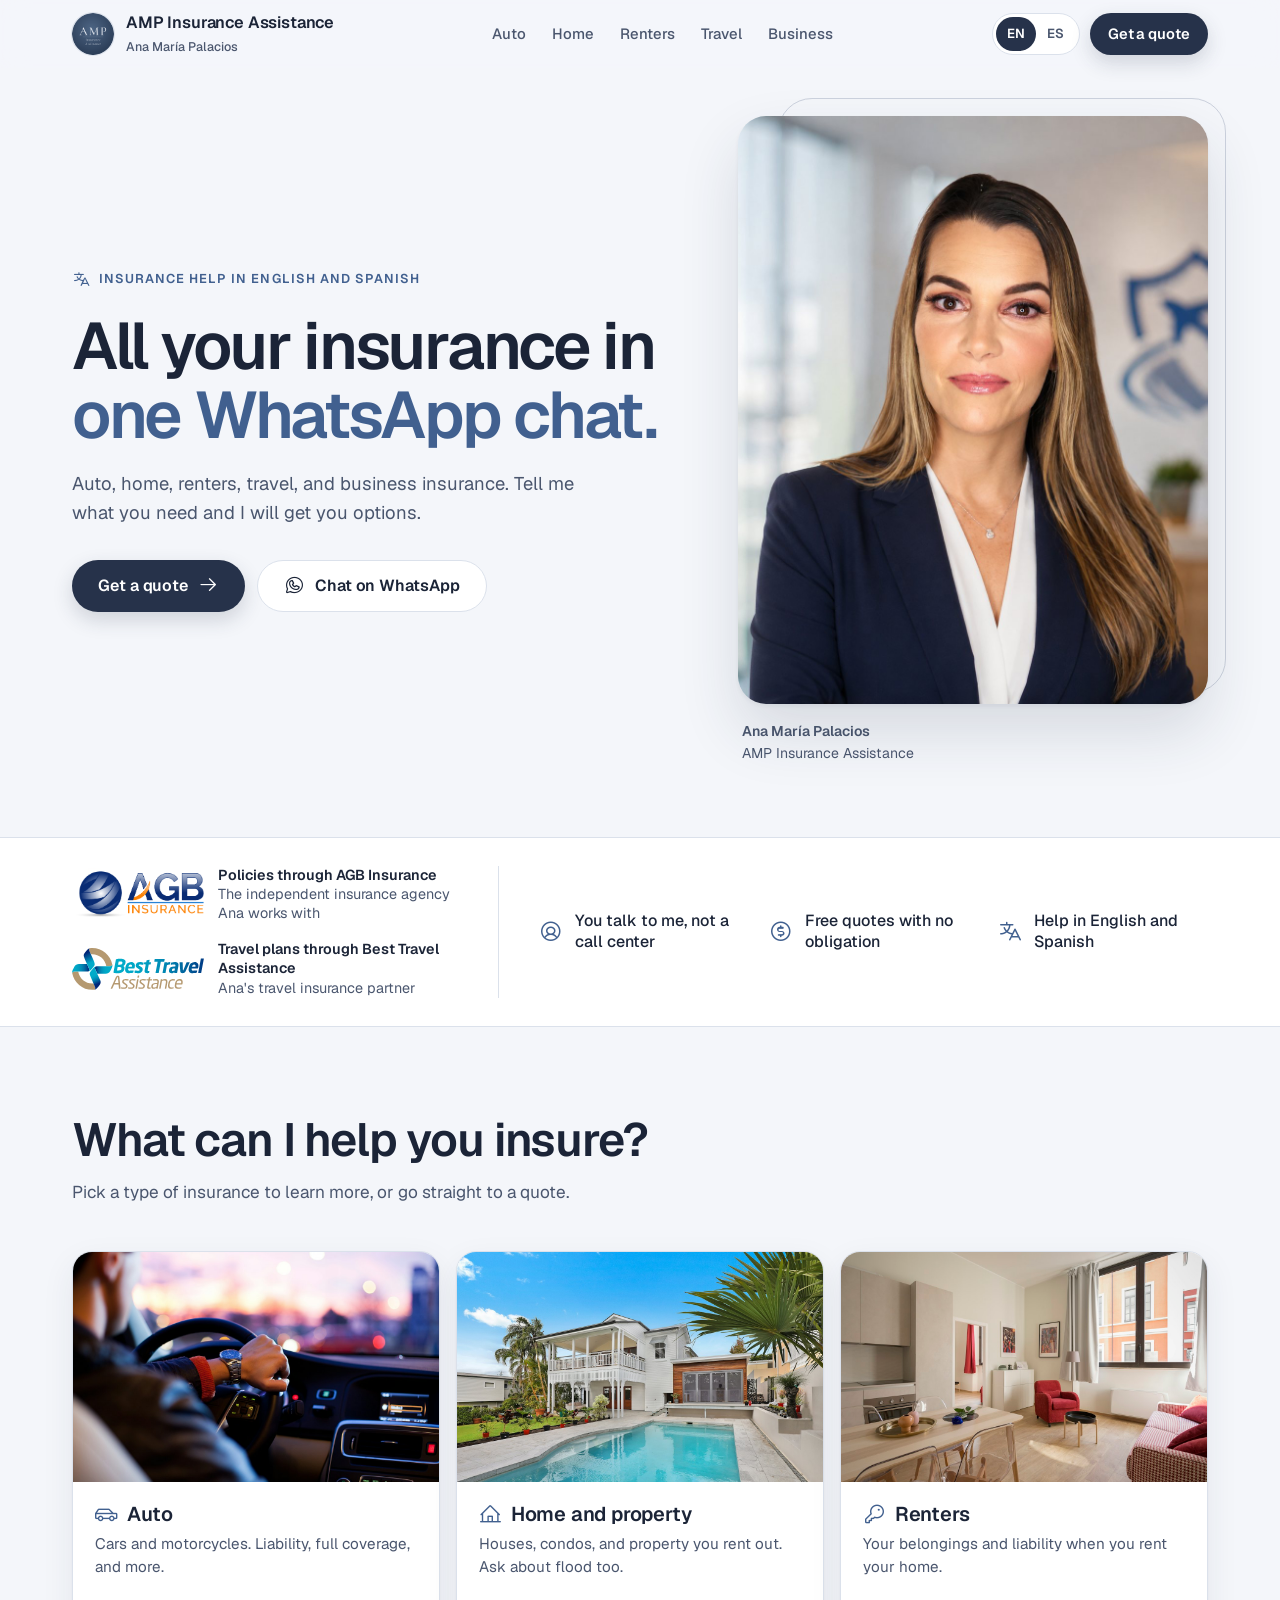
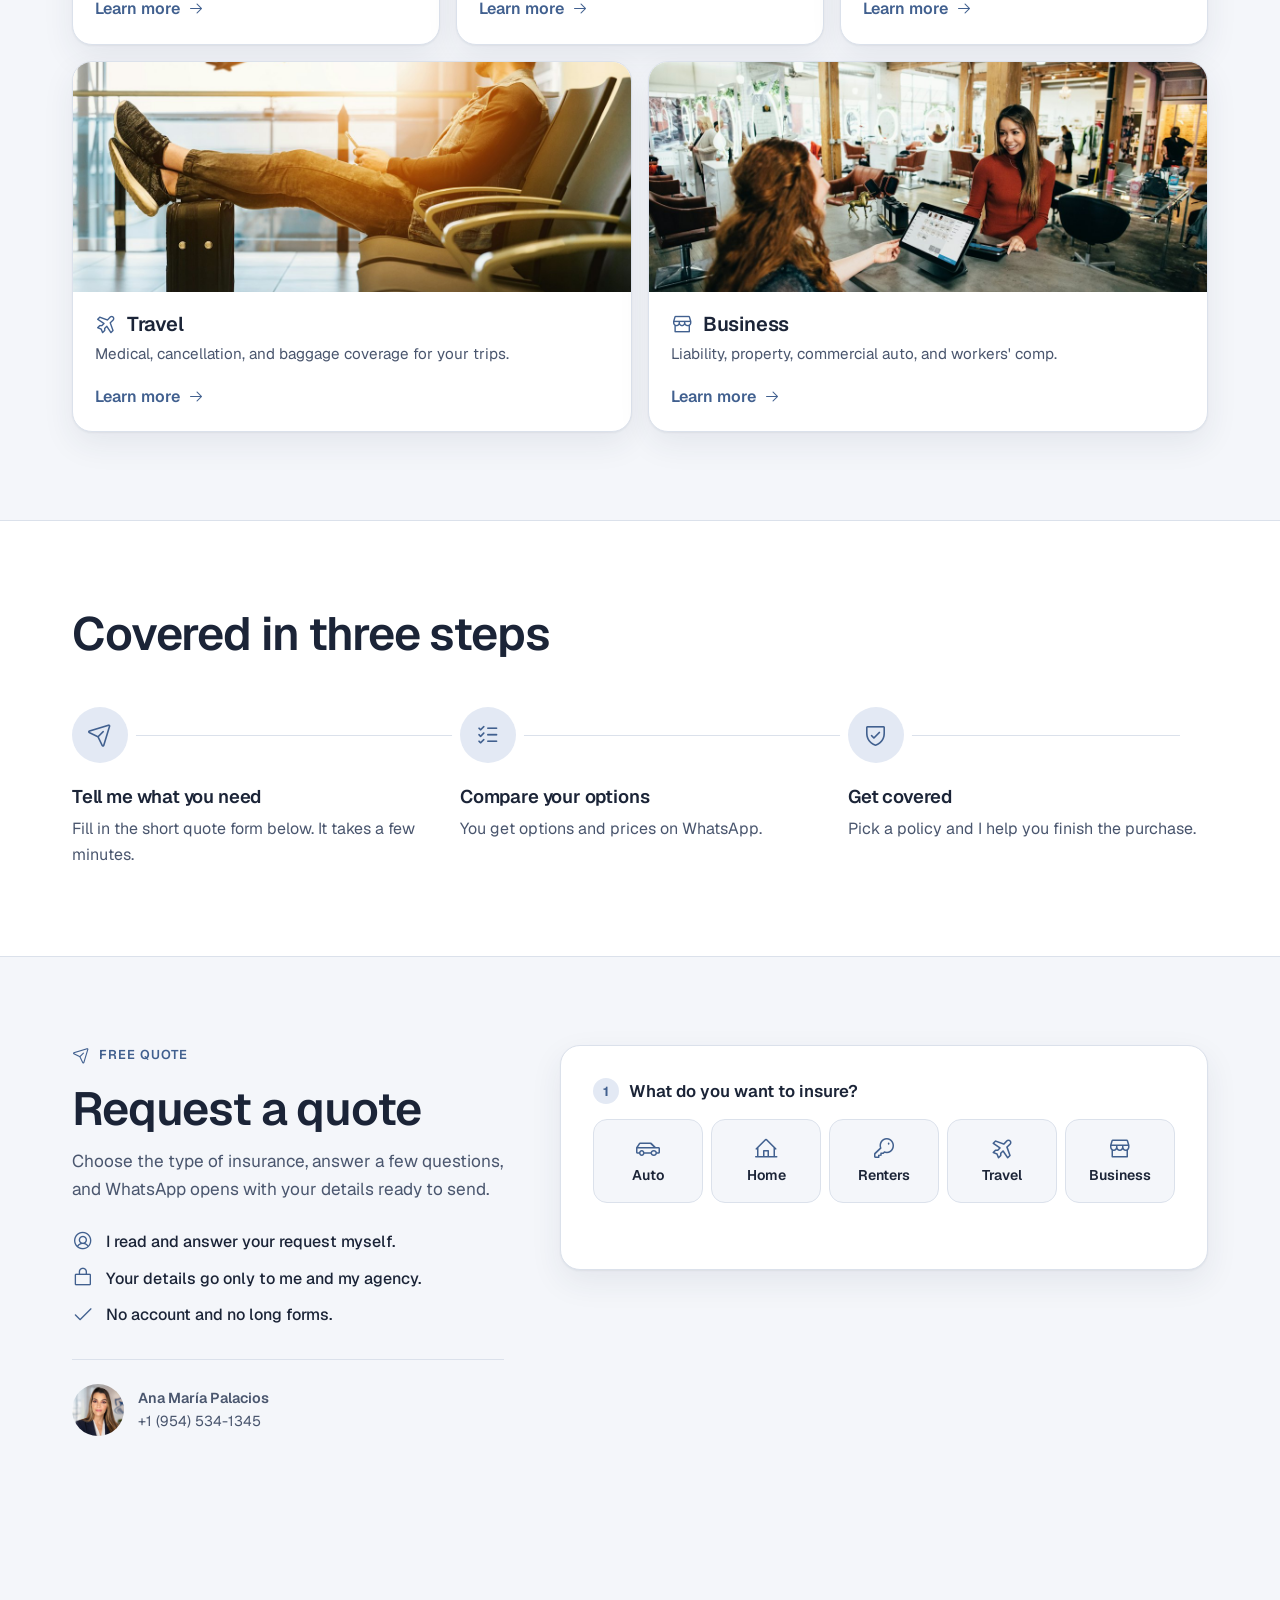
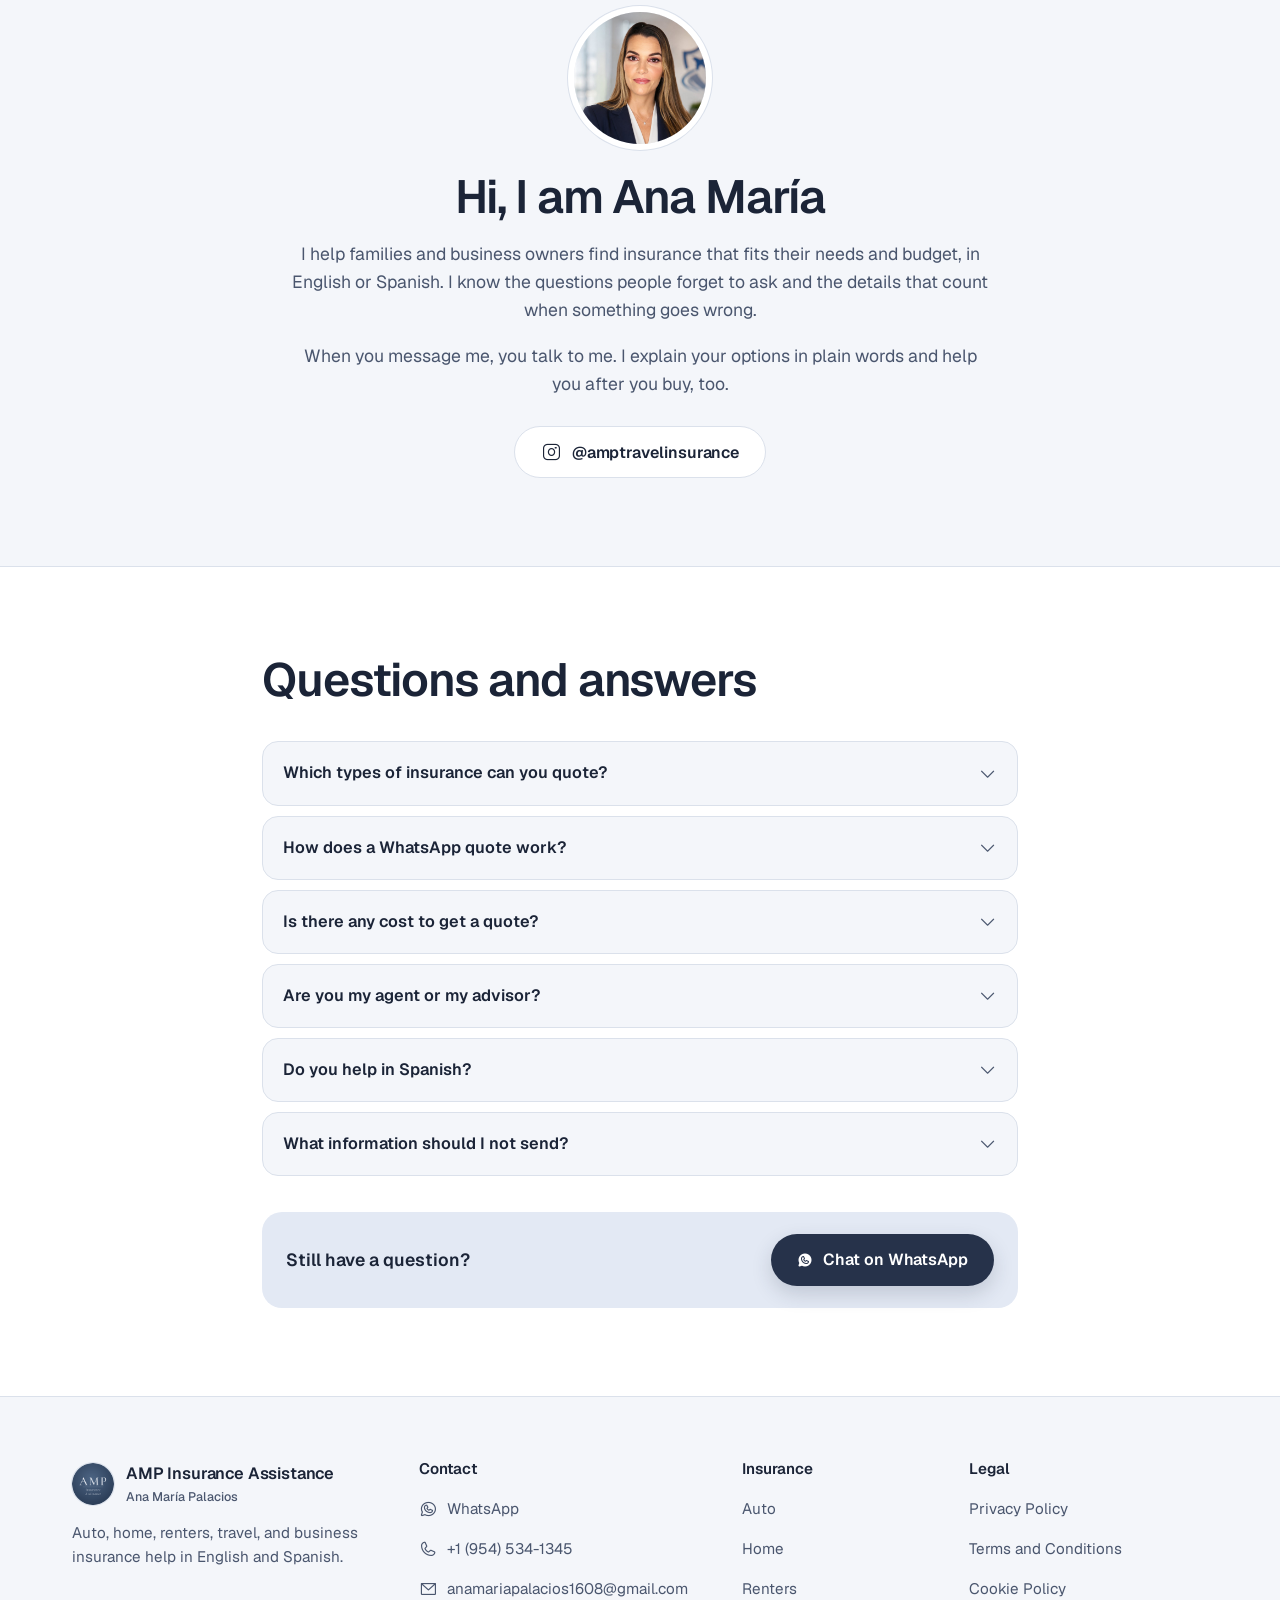
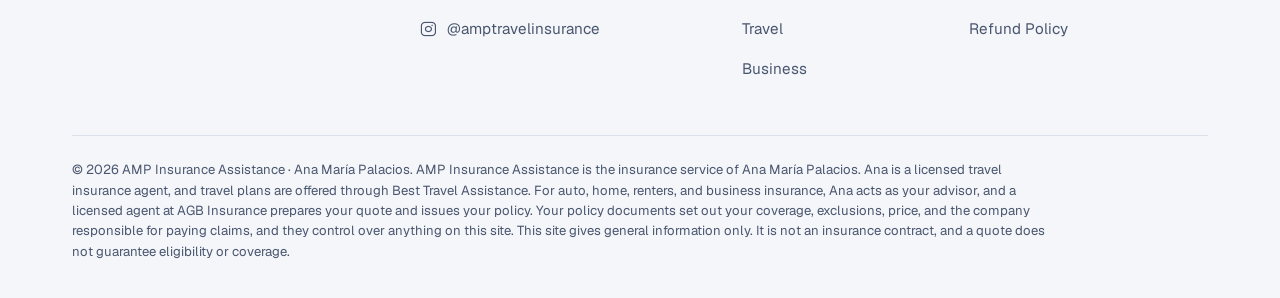
<file: index.html>
<!DOCTYPE html>
<html lang="en">
<head>
<meta charset="UTF-8" />
<meta name="viewport" content="width=device-width, initial-scale=1.0, viewport-fit=cover" />
<title>AMP Insurance Assistance | Auto, Home, Renters, Travel &amp; Business Insurance in English and Spanish</title>
<meta name="description" content="Ana María Palacios helps you quote auto, home, renters, travel, and business insurance in English and Spanish. Send your details by WhatsApp." />
<link rel="canonical" href="https://samirawad24.github.io/amptravelinsurance/" />
<meta name="robots" content="index, follow, max-image-preview:large" />
<meta name="author" content="Ana María Palacios" />
<meta name="theme-color" content="#26324a" />
<meta name="color-scheme" content="light dark" />
<link rel="icon" href="assets/amp-logo-128.png" type="image/png" />
<link rel="apple-touch-icon" href="assets/amp-logo-512.png" />
<meta property="og:type" content="website" />
<meta property="og:site_name" content="AMP Insurance Assistance" />
<meta property="og:title" content="AMP Insurance Assistance | Auto, Home, Renters, Travel &amp; Business Insurance in English and Spanish" />
<meta property="og:description" content="Ana María Palacios helps you quote auto, home, renters, travel, and business insurance in English and Spanish. Send your details by WhatsApp." />
<meta property="og:url" content="https://samirawad24.github.io/amptravelinsurance/" />
<meta property="og:image" content="https://samirawad24.github.io/amptravelinsurance/assets/og-share.jpg" />
<meta property="og:image:width" content="1200" />
<meta property="og:image:height" content="630" />
<meta property="og:image:alt" content="AMP Insurance Assistance logo" />
<meta property="og:locale" content="en_US" />
<meta property="og:locale:alternate" content="es_US" />
<meta name="twitter:card" content="summary_large_image" />
<meta name="twitter:title" content="AMP Insurance Assistance | Auto, Home, Renters, Travel &amp; Business Insurance in English and Spanish" />
<meta name="twitter:description" content="Ana María Palacios helps you quote auto, home, renters, travel, and business insurance in English and Spanish. Send your details by WhatsApp." />
<meta name="twitter:image" content="https://samirawad24.github.io/amptravelinsurance/assets/og-share.jpg" />
<link rel="preload" href="assets/fonts/geist-latin.woff2" as="font" type="font/woff2" crossorigin />
<link rel="preload" as="image" href="assets/ana-headshot.jpg" fetchpriority="high" />
<link rel="stylesheet" href="assets/fonts/fonts.css" />
<link rel="stylesheet" href="assets/site.css" />
<script type="application/ld+json">
{
 "@context": "https://schema.org",
 "@graph": [
  {
   "@type": [
    "InsuranceAgency",
    "LocalBusiness"
   ],
   "@id": "https://samirawad24.github.io/amptravelinsurance/#business",
   "name": "AMP Insurance Assistance",
   "description": "Bilingual (English and Spanish) insurance help from Ana María Palacios for auto, home, renters, travel, and business insurance, through AGB Insurance and, for travel plans, Best Travel Assistance.",
   "url": "https://samirawad24.github.io/amptravelinsurance/",
   "logo": "https://samirawad24.github.io/amptravelinsurance/assets/amp-logo-512.png",
   "image": "https://samirawad24.github.io/amptravelinsurance/assets/ana-headshot.jpg",
   "telephone": "+19545341345",
   "email": "anamariapalacios1608@gmail.com",
   "address": {
    "@type": "PostalAddress",
    "addressCountry": "US"
   },
   "areaServed": {
    "@type": "Country",
    "name": "United States"
   },
   "knowsLanguage": [
    "en",
    "es"
   ],
   "sameAs": [
    "https://www.instagram.com/amptravelinsurance",
    "https://wa.me/19545341345"
   ],
   "founder": {
    "@id": "https://samirawad24.github.io/amptravelinsurance/#person"
   },
   "hasOfferCatalog": {
    "@type": "OfferCatalog",
    "name": "Insurance quotes",
    "itemListElement": [
     {
      "@type": "Offer",
      "itemOffered": {
       "@type": "Service",
       "name": "Auto insurance",
       "url": "https://samirawad24.github.io/amptravelinsurance/auto-insurance.html"
      }
     },
     {
      "@type": "Offer",
      "itemOffered": {
       "@type": "Service",
       "name": "Home and property insurance",
       "url": "https://samirawad24.github.io/amptravelinsurance/home-insurance.html"
      }
     },
     {
      "@type": "Offer",
      "itemOffered": {
       "@type": "Service",
       "name": "Renters insurance",
       "url": "https://samirawad24.github.io/amptravelinsurance/renters-insurance.html"
      }
     },
     {
      "@type": "Offer",
      "itemOffered": {
       "@type": "Service",
       "name": "Travel insurance",
       "url": "https://samirawad24.github.io/amptravelinsurance/travel-insurance.html"
      }
     },
     {
      "@type": "Offer",
      "itemOffered": {
       "@type": "Service",
       "name": "Business insurance",
       "url": "https://samirawad24.github.io/amptravelinsurance/business-insurance.html"
      }
     }
    ]
   }
  },
  {
   "@type": "Person",
   "@id": "https://samirawad24.github.io/amptravelinsurance/#person",
   "name": "Ana María Palacios",
   "jobTitle": "Travel insurance agent and insurance advisor",
   "image": "https://samirawad24.github.io/amptravelinsurance/assets/ana-headshot.jpg",
   "knowsLanguage": [
    "en",
    "es"
   ],
   "worksFor": {
    "@id": "https://samirawad24.github.io/amptravelinsurance/#business"
   },
   "sameAs": [
    "https://www.instagram.com/amptravelinsurance"
   ]
  },
  {
   "@type": "WebSite",
   "@id": "https://samirawad24.github.io/amptravelinsurance/#website",
   "url": "https://samirawad24.github.io/amptravelinsurance/",
   "name": "AMP Insurance Assistance",
   "inLanguage": [
    "en",
    "es"
   ],
   "publisher": {
    "@id": "https://samirawad24.github.io/amptravelinsurance/#business"
   }
  },
  {
   "@type": "FAQPage",
   "@id": "https://samirawad24.github.io/amptravelinsurance/#faq",
   "mainEntity": [
    {
     "@type": "Question",
     "name": "Which types of insurance can you quote?",
     "acceptedAnswer": {
      "@type": "Answer",
      "text": "Auto, home and property, renters, travel, and business insurance. I do not offer life or health insurance."
     }
    },
    {
     "@type": "Question",
     "name": "How does a WhatsApp quote work?",
     "acceptedAnswer": {
      "@type": "Answer",
      "text": "Fill in the quote form or message me directly. I review what you need and send options in the chat. You ask questions, pick a policy if you want one, and I help with the next steps."
     }
    },
    {
     "@type": "Question",
     "name": "Is there any cost to get a quote?",
     "acceptedAnswer": {
      "@type": "Answer",
      "text": "No. Quotes and guidance are free with no obligation."
     }
    },
    {
     "@type": "Question",
     "name": "Are you my agent or my advisor?",
     "acceptedAnswer": {
      "@type": "Answer",
      "text": "For travel insurance, I am your agent, and plans come through Best Travel Assistance. For auto, home, renters, and business insurance, I am your advisor: I gather your details and explain your options, and a licensed agent at AGB Insurance prepares your quote and issues your policy. You keep talking to me the whole time."
     }
    },
    {
     "@type": "Question",
     "name": "Do you help in Spanish?",
     "acceptedAnswer": {
      "@type": "Answer",
      "text": "Yes. I help you fully in English and Spanish."
     }
    },
    {
     "@type": "Question",
     "name": "What information should I not send?",
     "acceptedAnswer": {
      "@type": "Answer",
      "text": "Please do not send driver's license numbers, VINs, Social Security numbers, health details, passport numbers, or payment information through the form. If a quote needs any of these, I will ask for it in our chat."
     }
    }
   ]
  }
 ]
}
</script>
</head>
<body>
<a class="skip" href="#main" data-i18n="skip">Skip to content</a>
<div id="top-sentinel" style="position:absolute;top:0;height:1px;width:1px"></div>
<header class="nav" id="nav">
  <div class="wrap nav-in">
    <a class="brand" href="./" aria-label="AMP Insurance Assistance, Home page">
      <img src="assets/amp-logo-128.png" alt="" width="42" height="42" />
      <span class="brand-txt"><b>AMP Insurance Assistance</b><small>Ana María Palacios</small></span>
    </a>
    <nav aria-label="Insurance"><ul class="nav-links"><li><a href="auto-insurance.html" data-i18n="nav_auto">Auto</a></li><li><a href="home-insurance.html" data-i18n="nav_home">Home</a></li><li><a href="renters-insurance.html" data-i18n="nav_renters">Renters</a></li><li><a href="travel-insurance.html" data-i18n="nav_travel">Travel</a></li><li><a href="business-insurance.html" data-i18n="nav_business">Business</a></li></ul></nav>
    <div class="nav-r">
      <div class="lang" role="group" aria-label="Language / Idioma">
        <button type="button" data-lang="en" aria-pressed="true" aria-label="English">EN</button>
        <button type="button" data-lang="es" aria-pressed="false" aria-label="Español">ES</button>
      </div>
      <a class="btn btn-primary" href="#quote" data-i18n="cta_quote">Get a quote</a>
      <button type="button" class="menu-btn" id="menuBtn" aria-expanded="false" aria-controls="menuPanel" aria-label="Open menu" data-i18n-aria="menu_open"><i class="ph ph-list" aria-hidden="true"></i></button>
    </div>
  </div>
  <div class="menu-panel" id="menuPanel" hidden>
    <ul><li><a href="auto-insurance.html"><i class="ph ph-car-profile" aria-hidden="true"></i><span data-i18n="nav_auto">Auto</span></a></li><li><a href="home-insurance.html"><i class="ph ph-house-line" aria-hidden="true"></i><span data-i18n="nav_home">Home</span></a></li><li><a href="renters-insurance.html"><i class="ph ph-key" aria-hidden="true"></i><span data-i18n="nav_renters">Renters</span></a></li><li><a href="travel-insurance.html"><i class="ph ph-airplane-tilt" aria-hidden="true"></i><span data-i18n="nav_travel">Travel</span></a></li><li><a href="business-insurance.html"><i class="ph ph-storefront" aria-hidden="true"></i><span data-i18n="nav_business">Business</span></a></li></ul>
    <a class="btn btn-primary" href="#quote" data-i18n="cta_quote">Get a quote</a>
  </div>
</header>
<main id="main" tabindex="-1">
<section class="hero">
  <div class="wrap hero-grid">
    <div class="hero-copy">
      <span class="eyebrow" data-enter="1"><i class="ph ph-translate" aria-hidden="true"></i><span data-i18n="hero_eyebrow">Insurance help in English and Spanish</span></span>
      <h1 data-enter="2" data-i18n="hero_h1" data-html>All your insurance in <em>one WhatsApp chat.</em></h1>
      <p class="lede" data-enter="3" data-i18n="hero_sub">Auto, home, renters, travel, and business insurance. Tell me what you need and I will get you options.</p>
      <div class="hero-cta" data-enter="4">
        <a class="btn btn-primary" href="#quote"><span data-i18n="cta_quote">Get a quote</span><i class="ph ph-arrow-right" aria-hidden="true"></i></a>
        <a class="btn btn-ghost" data-wa-link href="#" target="_blank" rel="noopener"><i class="ph ph-whatsapp-logo" aria-hidden="true"></i><span data-i18n="cta_whatsapp">Chat on WhatsApp</span></a>
      </div>
    </div>
    <figure class="hero-media" data-enter="5">
      <div class="frame"><img src="assets/ana-headshot.jpg" width="960" height="1200" fetchpriority="high" decoding="async" alt="Ana María Palacios" /></div>
      <figcaption class="hero-id"><span><b>Ana María Palacios</b><span data-i18n="hero_role">AMP Insurance Assistance</span></span></figcaption>
    </figure>
  </div>
</section>
<section class="trust" id="broker" aria-label="AGB Insurance, Best Travel Assistance">
  <div class="wrap trust-in" data-reveal>
    <div class="trust-brk">
      <div class="partner">
        <img src="assets/agb-insurance-logo.png" alt="AGB Insurance" width="385" height="159" />
        <p><b data-i18n="broker_t">Policies through AGB Insurance</b><span data-i18n="broker_p">The independent insurance agency Ana works with</span></p>
      </div>
      <div class="partner">
        <img class="bta" src="assets/best-travel-assistance-logo.svg" alt="Best Travel Assistance" width="424" height="133" />
        <p><b data-i18n="travel_t">Travel plans through Best Travel Assistance</b><span data-i18n="travel_p">Ana&#x27;s travel insurance partner</span></p>
      </div>
    </div>
    <ul class="facts">
      <li><i class="ph ph-user-circle" aria-hidden="true"></i><span data-i18n="fact_1">You talk to me, not a call center</span></li>
      <li><i class="ph ph-currency-circle-dollar" aria-hidden="true"></i><span data-i18n="fact_2">Free quotes with no obligation</span></li>
      <li><i class="ph ph-translate" aria-hidden="true"></i><span data-i18n="fact_3">Help in English and Spanish</span></li>
    </ul>
  </div>
</section>
<section class="sec" id="lines">
  <div class="wrap">
    <div data-reveal>
      <h2 data-i18n="lines_h2">What can I help you insure?</h2>
      <p class="lede" data-i18n="lines_sub">Pick a type of insurance to learn more, or go straight to a quote.</p>
    </div>
    <div class="lines" data-reveal><article class="line-card">
        <div class="lc-img"><img src="assets/line-auto.jpg" width="1200" height="800" loading="lazy" decoding="async" alt="" /></div>
        <div class="lc-body">
          <h3><i class="ph ph-car-profile" aria-hidden="true"></i><span data-i18n="card_auto_t">Auto</span></h3>
          <p data-i18n="card_auto_d">Cars and motorcycles. Liability, full coverage, and more.</p>
          <span class="lc-go" aria-hidden="true"><span data-i18n="learn_more">Learn more</span><i class="ph ph-arrow-right"></i></span>
        </div>
        <a class="cover" href="auto-insurance.html"><span class="sr" data-i18n="card_auto_t">Auto</span></a>
      </article><article class="line-card">
        <div class="lc-img"><img src="assets/line-home.jpg" width="1200" height="800" loading="lazy" decoding="async" alt="" /></div>
        <div class="lc-body">
          <h3><i class="ph ph-house-line" aria-hidden="true"></i><span data-i18n="card_home_t">Home and property</span></h3>
          <p data-i18n="card_home_d">Houses, condos, and property you rent out. Ask about flood too.</p>
          <span class="lc-go" aria-hidden="true"><span data-i18n="learn_more">Learn more</span><i class="ph ph-arrow-right"></i></span>
        </div>
        <a class="cover" href="home-insurance.html"><span class="sr" data-i18n="card_home_t">Home and property</span></a>
      </article><article class="line-card">
        <div class="lc-img"><img src="assets/line-renters.jpg" width="1200" height="800" loading="lazy" decoding="async" alt="" /></div>
        <div class="lc-body">
          <h3><i class="ph ph-key" aria-hidden="true"></i><span data-i18n="card_renters_t">Renters</span></h3>
          <p data-i18n="card_renters_d">Your belongings and liability when you rent your home.</p>
          <span class="lc-go" aria-hidden="true"><span data-i18n="learn_more">Learn more</span><i class="ph ph-arrow-right"></i></span>
        </div>
        <a class="cover" href="renters-insurance.html"><span class="sr" data-i18n="card_renters_t">Renters</span></a>
      </article><article class="line-card">
        <div class="lc-img"><img src="assets/line-travel.jpg" width="1200" height="800" loading="lazy" decoding="async" alt="" /></div>
        <div class="lc-body">
          <h3><i class="ph ph-airplane-tilt" aria-hidden="true"></i><span data-i18n="card_travel_t">Travel</span></h3>
          <p data-i18n="card_travel_d">Medical, cancellation, and baggage coverage for your trips.</p>
          <span class="lc-go" aria-hidden="true"><span data-i18n="learn_more">Learn more</span><i class="ph ph-arrow-right"></i></span>
        </div>
        <a class="cover" href="travel-insurance.html"><span class="sr" data-i18n="card_travel_t">Travel</span></a>
      </article><article class="line-card">
        <div class="lc-img"><img src="assets/line-business.jpg" width="1200" height="800" loading="lazy" decoding="async" alt="" /></div>
        <div class="lc-body">
          <h3><i class="ph ph-storefront" aria-hidden="true"></i><span data-i18n="card_business_t">Business</span></h3>
          <p data-i18n="card_business_d">Liability, property, commercial auto, and workers&#x27; comp.</p>
          <span class="lc-go" aria-hidden="true"><span data-i18n="learn_more">Learn more</span><i class="ph ph-arrow-right"></i></span>
        </div>
        <a class="cover" href="business-insurance.html"><span class="sr" data-i18n="card_business_t">Business</span></a>
      </article></div>
  </div>
</section>
<section class="sec how" id="how">
  <div class="wrap">
    <h2 data-reveal data-i18n="how_h2">Covered in three steps</h2>
    <ol class="steps" data-reveal>
      <li><span class="step-ico"><i class="ph ph-paper-plane-tilt" aria-hidden="true"></i></span><h3 data-i18n="how_1_t">Tell me what you need</h3><p data-i18n="how_1_d">Fill in the short quote form below. It takes a few minutes.</p></li>
      <li><span class="step-ico"><i class="ph ph-list-checks" aria-hidden="true"></i></span><h3 data-i18n="how_2_t">Compare your options</h3><p data-i18n="how_2_d">You get options and prices on WhatsApp.</p></li>
      <li><span class="step-ico"><i class="ph ph-shield-check" aria-hidden="true"></i></span><h3 data-i18n="how_3_t">Get covered</h3><p data-i18n="how_3_d">Pick a policy and I help you finish the purchase.</p></li>
    </ol>
  </div>
</section>
<section class="sec" id="quote">
  <div class="wrap quote-grid">
    <div class="quote-side" data-reveal>
      <span class="eyebrow"><i class="ph ph-paper-plane-tilt" aria-hidden="true"></i><span data-i18n="quote_eyebrow">Free quote</span></span>
      <h2 style="margin-top:14px" data-i18n="quote_h2">Request a quote</h2>
      <p class="lede" data-i18n="quote_sub">Choose the type of insurance, answer a few questions, and WhatsApp opens with your details ready to send.</p>
      <ul class="assure">
        <li><i class="ph ph-user-circle" aria-hidden="true"></i><span data-i18n="assure_1">I read and answer your request myself.</span></li>
        <li><i class="ph ph-lock-simple" aria-hidden="true"></i><span data-i18n="assure_2">Your details go only to me and my agency.</span></li>
        <li><i class="ph ph-check" aria-hidden="true"></i><span data-i18n="assure_3">No account and no long forms.</span></li>
      </ul>
      <div class="side-contact">
        <img src="assets/ana-headshot.jpg" width="52" height="52" loading="lazy" alt="" />
        <span><b>Ana María Palacios</b><span class="js-phone">+1 (954) 534-1345</span></span>
      </div>
    </div>
    <div class="card form-card" data-reveal>
  <form id="quoteForm" novalidate data-preset="">
    <fieldset class="fgroup"><legend><span class="num">1</span><span data-i18n="q_type">What do you want to insure?</span></legend>
      <div class="types"><label class="type"><input type="radio" name="qtype" value="auto" /><span class="type-face"><i class="ph ph-car-profile" aria-hidden="true"></i><span data-i18n="t_auto">Auto</span></span></label><label class="type"><input type="radio" name="qtype" value="home" /><span class="type-face"><i class="ph ph-house-line" aria-hidden="true"></i><span data-i18n="t_home">Home</span></span></label><label class="type"><input type="radio" name="qtype" value="renters" /><span class="type-face"><i class="ph ph-key" aria-hidden="true"></i><span data-i18n="t_renters">Renters</span></span></label><label class="type"><input type="radio" name="qtype" value="travel" /><span class="type-face"><i class="ph ph-airplane-tilt" aria-hidden="true"></i><span data-i18n="t_travel">Travel</span></span></label><label class="type"><input type="radio" name="qtype" value="business" /><span class="type-face"><i class="ph ph-storefront" aria-hidden="true"></i><span data-i18n="t_business">Business</span></span></label></div>
      <div class="err type-err" id="typeErr" data-i18n="err_type">Choose the type of insurance you want to quote.</div>
    </fieldset>
    <fieldset class="fgroup qsec" data-for="auto" hidden disabled><legend><span class="num">2</span><span data-i18n="q_details">Your details</span></legend><div class="field field-sm"><label for="a-zip"><span data-i18n="a_zip">ZIP code where the car is kept</span></label><input id="a-zip" name="a-zip" type="text" required data-wa="wa_zip" data-v="zip" data-err="err_zip" data-i18n-ph="ph_zip" placeholder="5 digits" data-digits="5" autocomplete="postal-code" inputmode="numeric" /><div class="err" data-i18n="err_zip">Enter a 5-digit ZIP code.</div></div><div class="rep" data-rep="drivers" data-title="driver" data-max="6" data-wa="wa_drivers"><div class="rep-list"></div><template><div class="grid-2"><div class="field "><label for="__ID__-name"><span data-i18n="f_name">Full name</span></label><input id="__ID__-name" name="__ID__-name" type="text" required data-err="err_name" data-i18n-ph="ph_name" placeholder="First and last name" autocomplete="off" /><div class="err" data-i18n="err_name">Enter the full name.</div></div><div class="field "><label for="__ID__-dob"><span data-i18n="f_dob">Date of birth</span></label><input id="__ID__-dob" name="__ID__-dob" type="date" required data-wa-label="wa_dob" data-v="dob" data-err="err_dob" autocomplete="off" data-max-today="1" min="1900-01-01" /><div class="err" data-i18n="err_dob">Enter a date of birth.</div></div></div></template><button type="button" class="rep-add"><i class="ph ph-plus" aria-hidden="true"></i><span data-i18n="add_driver">Add another driver</span></button></div><div class="rep" data-rep="vehicles" data-title="vehicle" data-max="6" data-wa="wa_vehicles" data-join="space"><div class="rep-list"></div><template><div class="grid-3"><div class="field "><label for="__ID__-year"><span data-i18n="f_year">Year</span></label><input id="__ID__-year" name="__ID__-year" type="text" required data-v="year" data-err="err_year" data-digits="4" autocomplete="off" inputmode="numeric" /><div class="err" data-i18n="err_year">Enter a 4-digit year.</div></div><div class="field "><label for="__ID__-make"><span data-i18n="f_make">Make</span></label><input id="__ID__-make" name="__ID__-make" type="text" required data-err="err_required" data-i18n-ph="ph_make" placeholder="Toyota" autocomplete="off" /><div class="err" data-i18n="err_required">Fill in this field.</div></div><div class="field "><label for="__ID__-model"><span data-i18n="f_model">Model</span></label><input id="__ID__-model" name="__ID__-model" type="text" required data-err="err_required" data-i18n-ph="ph_model" placeholder="Corolla" autocomplete="off" /><div class="err" data-i18n="err_required">Fill in this field.</div></div></div></template><button type="button" class="rep-add"><i class="ph ph-plus" aria-hidden="true"></i><span data-i18n="add_vehicle">Add another vehicle</span></button></div><div class="chip-group" data-wa="wa_cov"><span class="flabel" id="a-cov-lbl"><span data-i18n="a_cov">Coverage you want</span> <span class="opt" data-i18n="opt">(optional)</span></span><div class="chips" role="radiogroup" aria-labelledby="a-cov-lbl"><label class="chip"><input type="radio" name="a-cov" value="min" /><span class="chip-face"><i class="ph ph-check" aria-hidden="true"></i><span data-i18n="a_cov_min">State minimum</span></span></label><label class="chip"><input type="radio" name="a-cov" value="full" /><span class="chip-face"><i class="ph ph-check" aria-hidden="true"></i><span data-i18n="a_cov_full">Full coverage</span></span></label><label class="chip"><input type="radio" name="a-cov" value="unsure" /><span class="chip-face"><i class="ph ph-check" aria-hidden="true"></i><span data-i18n="a_cov_unsure">Not sure</span></span></label></div></div><div class="field "><label for="a-current"><span data-i18n="f_current">Current insurance company</span> <span class="opt" data-i18n="opt">(optional)</span></label><input id="a-current" name="a-current" type="text" data-wa="wa_current" autocomplete="off" /></div></fieldset>
    <fieldset class="fgroup qsec" data-for="home" hidden disabled><legend><span class="num">2</span><span data-i18n="q_details">Your details</span></legend><div class="chip-group" data-wa="wa_ptype" data-required="1"><span class="flabel" id="h-ptype-lbl"><span data-i18n="h_ptype">Type of property</span></span><div class="chips" role="radiogroup" aria-labelledby="h-ptype-lbl"><label class="chip"><input type="radio" name="h-ptype" value="house" /><span class="chip-face"><i class="ph ph-check" aria-hidden="true"></i><span data-i18n="h_house">House</span></span></label><label class="chip"><input type="radio" name="h-ptype" value="condo" /><span class="chip-face"><i class="ph ph-check" aria-hidden="true"></i><span data-i18n="h_condo">Condo</span></span></label><label class="chip"><input type="radio" name="h-ptype" value="town" /><span class="chip-face"><i class="ph ph-check" aria-hidden="true"></i><span data-i18n="h_town">Townhouse</span></span></label><label class="chip"><input type="radio" name="h-ptype" value="mobile" /><span class="chip-face"><i class="ph ph-check" aria-hidden="true"></i><span data-i18n="h_mobile">Mobile home</span></span></label><label class="chip"><input type="radio" name="h-ptype" value="rental" /><span class="chip-face"><i class="ph ph-check" aria-hidden="true"></i><span data-i18n="h_rental">Rental property I own</span></span></label></div><div class="err" data-i18n="err_choose">Choose one option.</div></div><div class="grid-2"><div class="field "><label for="h-zip"><span data-i18n="h_zip">ZIP code of the property</span></label><input id="h-zip" name="h-zip" type="text" required data-wa="wa_zip" data-v="zip" data-err="err_zip" data-i18n-ph="ph_zip" placeholder="5 digits" data-digits="5" autocomplete="postal-code" inputmode="numeric" /><div class="err" data-i18n="err_zip">Enter a 5-digit ZIP code.</div></div><div class="field "><label for="h-built"><span data-i18n="h_built">Year built</span> <span class="opt" data-i18n="opt">(optional)</span></label><input id="h-built" name="h-built" type="text" data-wa="wa_built" data-v="year" data-digits="4" autocomplete="off" inputmode="numeric" /><div class="err" data-i18n="err_year">Enter a 4-digit year.</div></div></div><div class="grid-2"><div class="field "><label for="h-owner"><span data-i18n="h_owner">Owner&#x27;s full name</span></label><input id="h-owner" name="h-owner" type="text" required data-wa="wa_owner" data-err="err_name" data-i18n-ph="ph_name" placeholder="First and last name" autocomplete="name" /><div class="err" data-i18n="err_name">Enter the full name.</div></div><div class="field "><label for="h-owner-dob"><span data-i18n="h_owner_dob">Owner&#x27;s date of birth</span></label><input id="h-owner-dob" name="h-owner-dob" type="date" required data-wa="wa_owner_dob" data-v="dob" data-err="err_dob" autocomplete="off" data-max-today="1" min="1900-01-01" /><div class="err" data-i18n="err_dob">Enter a date of birth.</div></div></div><div class="field "><label for="h-current"><span data-i18n="f_current">Current insurance company</span> <span class="opt" data-i18n="opt">(optional)</span></label><input id="h-current" name="h-current" type="text" data-wa="wa_current" autocomplete="off" /></div><div class="chip-group" data-wa="wa_extra"><span class="flabel" id="h-extra-lbl"><span data-i18n="h_extra">Also quote</span> <span class="opt" data-i18n="opt">(optional)</span></span><div class="chips" role="group" aria-labelledby="h-extra-lbl"><label class="chip"><input type="checkbox" name="h-extra" value="flood" /><span class="chip-face"><i class="ph ph-check" aria-hidden="true"></i><span data-i18n="h_flood">Flood</span></span></label><label class="chip"><input type="checkbox" name="h-extra" value="umbrella" /><span class="chip-face"><i class="ph ph-check" aria-hidden="true"></i><span data-i18n="h_umbrella">Umbrella</span></span></label></div></div></fieldset>
    <fieldset class="fgroup qsec" data-for="renters" hidden disabled><legend><span class="num">2</span><span data-i18n="q_details">Your details</span></legend><div class="field field-sm"><label for="r-zip"><span data-i18n="r_zip">ZIP code of your rental</span></label><input id="r-zip" name="r-zip" type="text" required data-wa="wa_zip" data-v="zip" data-err="err_zip" data-i18n-ph="ph_zip" placeholder="5 digits" data-digits="5" autocomplete="postal-code" inputmode="numeric" /><div class="err" data-i18n="err_zip">Enter a 5-digit ZIP code.</div></div><div class="grid-2"><div class="field "><label for="r-name"><span data-i18n="r_name">Your full name</span></label><input id="r-name" name="r-name" type="text" required data-wa="wa_name" data-err="err_name" data-i18n-ph="ph_name" placeholder="First and last name" autocomplete="name" /><div class="err" data-i18n="err_name">Enter the full name.</div></div><div class="field "><label for="r-dob"><span data-i18n="r_dob">Your date of birth</span></label><input id="r-dob" name="r-dob" type="date" required data-wa="wa_dob" data-v="dob" data-err="err_dob" autocomplete="off" data-max-today="1" min="1900-01-01" /><div class="err" data-i18n="err_dob">Enter a date of birth.</div></div></div><div class="field field-sm"><label for="r-move"><span data-i18n="r_move">Move-in date</span> <span class="opt" data-i18n="opt">(optional)</span></label><input id="r-move" name="r-move" type="date" data-wa="wa_move" autocomplete="off" /></div><div class="chip-group" data-wa="wa_value"><span class="flabel" id="r-value-lbl"><span data-i18n="r_value">About how much are your belongings worth?</span> <span class="opt" data-i18n="opt">(optional)</span></span><div class="chips" role="radiogroup" aria-labelledby="r-value-lbl"><label class="chip"><input type="radio" name="r-value" value="v1" /><span class="chip-face"><i class="ph ph-check" aria-hidden="true"></i><span data-i18n="r_v1">Under $15,000</span></span></label><label class="chip"><input type="radio" name="r-value" value="v2" /><span class="chip-face"><i class="ph ph-check" aria-hidden="true"></i><span data-i18n="r_v2">$15,000 to $30,000</span></span></label><label class="chip"><input type="radio" name="r-value" value="v3" /><span class="chip-face"><i class="ph ph-check" aria-hidden="true"></i><span data-i18n="r_v3">$30,000 to $50,000</span></span></label><label class="chip"><input type="radio" name="r-value" value="v4" /><span class="chip-face"><i class="ph ph-check" aria-hidden="true"></i><span data-i18n="r_v4">Over $50,000</span></span></label><label class="chip"><input type="radio" name="r-value" value="v5" /><span class="chip-face"><i class="ph ph-check" aria-hidden="true"></i><span data-i18n="r_v5">Not sure</span></span></label></div></div></fieldset>
    <fieldset class="fgroup qsec" data-for="travel" hidden disabled><legend><span class="num">2</span><span data-i18n="q_details">Your details</span></legend><div class="rep" data-rep="travelers" data-title="traveler" data-max="10" data-wa="wa_travelers"><div class="rep-list"></div><template><div class="grid-2"><div class="field "><label for="__ID__-name"><span data-i18n="f_name">Full name</span></label><input id="__ID__-name" name="__ID__-name" type="text" required data-err="err_name" data-i18n-ph="ph_name" placeholder="First and last name" autocomplete="off" /><div class="err" data-i18n="err_name">Enter the full name.</div></div><div class="field "><label for="__ID__-dob"><span data-i18n="f_dob">Date of birth</span></label><input id="__ID__-dob" name="__ID__-dob" type="date" required data-wa-label="wa_dob" data-v="dob" data-err="err_dob" autocomplete="off" data-max-today="1" min="1900-01-01" /><div class="err" data-i18n="err_dob">Enter a date of birth.</div></div></div></template><button type="button" class="rep-add"><i class="ph ph-plus" aria-hidden="true"></i><span data-i18n="add_traveler">Add another traveler</span></button></div><div class="grid-2"><div class="field "><label for="origin"><span data-i18n="tr_from">Leaving from</span></label><input id="origin" name="origin" type="text" required data-wa="wa_from" data-err="err_required" data-i18n-ph="ph_city" placeholder="City or country" data-ac="places" autocomplete="off" /><div class="err" data-i18n="err_required">Fill in this field.</div></div><div class="field "><label for="destination"><span data-i18n="tr_to">Going to</span></label><input id="destination" name="destination" type="text" required data-wa="wa_to" data-err="err_required" data-i18n-ph="ph_city" placeholder="City or country" data-ac="places" autocomplete="off" /><div class="err" data-i18n="err_required">Fill in this field.</div></div></div><div class="field "><label for="residence"><span data-i18n="tr_res">Country where you live</span></label><input id="residence" name="residence" type="text" required data-wa="wa_res" data-err="err_required" data-i18n-ph="ph_country" placeholder="Country" data-ac="countries" autocomplete="off" /><div class="err" data-i18n="err_required">Fill in this field.</div></div><div class="grid-2"><div class="field "><label for="depart"><span data-i18n="tr_dep">Departure</span> <span class="opt" data-i18n="opt">(optional)</span></label><input id="depart" name="depart" type="date" data-wa="wa_dep" autocomplete="off" data-min-today="1" /></div><div class="field "><label for="ret"><span data-i18n="tr_ret">Return</span> <span class="opt" data-i18n="opt">(optional)</span></label><input id="ret" name="ret" type="date" data-wa="wa_ret" autocomplete="off" data-v="after" data-after="depart" /><div class="err" data-i18n="err_ret">Return date must be after departure.</div></div></div><div class="chip-group" data-wa="wa_purpose"><span class="flabel" id="tr-purpose-lbl"><span data-i18n="tr_purpose">Trip purpose</span> <span class="opt" data-i18n="opt">(optional)</span></span><div class="chips" role="radiogroup" aria-labelledby="tr-purpose-lbl"><label class="chip"><input type="radio" name="tr-purpose" value="vacation" /><span class="chip-face"><i class="ph ph-check" aria-hidden="true"></i><span data-i18n="p_vacation">Vacation</span></span></label><label class="chip"><input type="radio" name="tr-purpose" value="business" /><span class="chip-face"><i class="ph ph-check" aria-hidden="true"></i><span data-i18n="p_business">Business</span></span></label><label class="chip"><input type="radio" name="tr-purpose" value="study" /><span class="chip-face"><i class="ph ph-check" aria-hidden="true"></i><span data-i18n="p_study">Study</span></span></label><label class="chip"><input type="radio" name="tr-purpose" value="family" /><span class="chip-face"><i class="ph ph-check" aria-hidden="true"></i><span data-i18n="p_family">Visiting family</span></span></label></div></div><div class="chip-group" data-wa="wa_prio"><span class="flabel" id="tr-prio-lbl"><span data-i18n="tr_prio">Coverage you care about</span> <span class="opt" data-i18n="opt">(optional)</span></span><div class="chips" role="group" aria-labelledby="tr-prio-lbl"><label class="chip"><input type="checkbox" name="tr-prio" value="medical" /><span class="chip-face"><i class="ph ph-check" aria-hidden="true"></i><span data-i18n="c_medical">Medical</span></span></label><label class="chip"><input type="checkbox" name="tr-prio" value="cancel" /><span class="chip-face"><i class="ph ph-check" aria-hidden="true"></i><span data-i18n="c_cancel">Cancellation</span></span></label><label class="chip"><input type="checkbox" name="tr-prio" value="baggage" /><span class="chip-face"><i class="ph ph-check" aria-hidden="true"></i><span data-i18n="c_baggage">Baggage</span></span></label><label class="chip"><input type="checkbox" name="tr-prio" value="delays" /><span class="chip-face"><i class="ph ph-check" aria-hidden="true"></i><span data-i18n="c_delays">Delays</span></span></label></div></div></fieldset>
    <fieldset class="fgroup qsec" data-for="business" hidden disabled><legend><span class="num">2</span><span data-i18n="q_details">Your details</span></legend><div class="grid-2"><div class="field "><label for="b-name"><span data-i18n="b_name">Business name</span></label><input id="b-name" name="b-name" type="text" required data-wa="wa_bname" data-err="err_required" autocomplete="organization" /><div class="err" data-i18n="err_required">Fill in this field.</div></div><div class="field "><label for="b-zip"><span data-i18n="b_zip">Business ZIP code</span></label><input id="b-zip" name="b-zip" type="text" required data-wa="wa_zip" data-v="zip" data-err="err_zip" data-i18n-ph="ph_zip" placeholder="5 digits" data-digits="5" autocomplete="postal-code" inputmode="numeric" /><div class="err" data-i18n="err_zip">Enter a 5-digit ZIP code.</div></div></div><div class="field "><label for="b-what"><span data-i18n="b_what">What does the business do?</span></label><input id="b-what" name="b-what" type="text" required data-wa="wa_bwhat" data-err="err_required" data-i18n-ph="ph_what" placeholder="Example: cleaning, restaurant" autocomplete="off" /><div class="err" data-i18n="err_required">Fill in this field.</div></div><div class="field "><label for="b-owner"><span data-i18n="b_owner">Your full name</span></label><input id="b-owner" name="b-owner" type="text" required data-wa="wa_name" data-err="err_name" data-i18n-ph="ph_name" placeholder="First and last name" autocomplete="name" /><div class="err" data-i18n="err_name">Enter the full name.</div></div><div class="grid-2"><div class="field "><label for="b-years"><span data-i18n="b_years">Years in business</span> <span class="opt" data-i18n="opt">(optional)</span></label><input id="b-years" name="b-years" type="text" data-wa="wa_years" data-digits="3" autocomplete="off" inputmode="numeric" /></div><div class="field "><label for="b-emps"><span data-i18n="b_emps">Number of employees</span> <span class="opt" data-i18n="opt">(optional)</span></label><input id="b-emps" name="b-emps" type="text" data-wa="wa_emps" data-digits="5" autocomplete="off" inputmode="numeric" /></div></div><div class="chip-group" data-wa="wa_bcov"><span class="flabel" id="b-cov-lbl"><span data-i18n="b_cov">Coverage you need</span> <span class="opt" data-i18n="opt">(optional)</span></span><div class="chips" role="group" aria-labelledby="b-cov-lbl"><label class="chip"><input type="checkbox" name="b-cov" value="gl" /><span class="chip-face"><i class="ph ph-check" aria-hidden="true"></i><span data-i18n="b_gl">General liability</span></span></label><label class="chip"><input type="checkbox" name="b-cov" value="prop" /><span class="chip-face"><i class="ph ph-check" aria-hidden="true"></i><span data-i18n="b_prop">Commercial property</span></span></label><label class="chip"><input type="checkbox" name="b-cov" value="auto" /><span class="chip-face"><i class="ph ph-check" aria-hidden="true"></i><span data-i18n="b_auto">Commercial auto</span></span></label><label class="chip"><input type="checkbox" name="b-cov" value="wc" /><span class="chip-face"><i class="ph ph-check" aria-hidden="true"></i><span data-i18n="b_wc">Workers&#x27; comp</span></span></label><label class="chip"><input type="checkbox" name="b-cov" value="pro" /><span class="chip-face"><i class="ph ph-check" aria-hidden="true"></i><span data-i18n="b_pro">Professional liability</span></span></label><label class="chip"><input type="checkbox" name="b-cov" value="unsure" /><span class="chip-face"><i class="ph ph-check" aria-hidden="true"></i><span data-i18n="b_unsure">Not sure</span></span></label></div></div></fieldset>
    <fieldset class="fgroup" id="qcontact" hidden disabled><legend><span class="num">3</span><span data-i18n="q_contact">How to reach you</span></legend><div class="grid-2"><div class="field "><label for="waNumber"><span data-i18n="f_wa">WhatsApp number</span> <span class="opt" data-i18n="opt">(optional)</span></label><input id="waNumber" name="waNumber" type="tel" data-wa="wa_contact_wa" autocomplete="tel" inputmode="tel" /></div><div class="field "><label for="email"><span data-i18n="f_email">Email</span> <span class="opt" data-i18n="opt">(optional)</span></label><input id="email" name="email" type="email" data-wa="wa_contact_email" data-v="email" autocomplete="email" inputmode="email" /><div class="err" data-i18n="err_email">Enter a valid email.</div></div></div><div class="consent"><input type="checkbox" id="consent" required aria-describedby="consentErr" /><label for="consent"><span data-i18n="consent">I agree to send these details to Ana María Palacios on WhatsApp so she, or a licensed agent at her agency, can prepare my quote and contact me about it.</span> <a href="privacy.html" data-i18n="consent_link">Read the Privacy Policy</a>.</label></div>
<div class="err consent-err" id="consentErr" data-i18n="err_consent">Check this box so I can contact you.</div></fieldset>
    <div class="submit-row" id="qsubmit" hidden>
      <button type="submit" class="btn btn-primary btn-block"><i class="ph-fill ph-whatsapp-logo" aria-hidden="true"></i><span data-i18n="submit">Send on WhatsApp</span></button>
      <p class="form-note" data-i18n="form_note">WhatsApp opens with your message ready to review. Nothing is sent until you tap send. Please do not include driver&#x27;s license numbers, VINs, Social Security numbers, health details, or passport numbers.</p>
    </div>
  </form>
  <div class="success" id="success" role="status" aria-live="polite" tabindex="-1">
    <div class="chk"><i class="ph ph-check" aria-hidden="true"></i></div>
    <h3 data-i18n="s_h">One more tap</h3>
    <p data-i18n="s_p">WhatsApp should open with your request. Tap send there so it reaches me. If it did not open, use the button below.</p>
    <div class="copy-box" id="copyBox"></div>
    <div class="acts">
      <a class="btn btn-primary" id="successWa" href="#" target="_blank" rel="noopener"><i class="ph-fill ph-whatsapp-logo" aria-hidden="true"></i><span data-i18n="s_open">Open WhatsApp</span></a>
      <button type="button" class="btn btn-ghost" id="copyBtn"><i class="ph ph-copy" aria-hidden="true"></i><span data-i18n="s_copy">Copy details</span></button>
      <button type="button" class="btn btn-ghost" id="editBtn"><i class="ph ph-pencil-simple" aria-hidden="true"></i><span data-i18n="s_edit">Edit</span></button>
    </div>
  </div>
</div>
  </div>
</section>
<section class="sec" id="about">
  <div class="wrap about-in" data-reveal>
    <img class="avatar" src="assets/ana-headshot.jpg" width="132" height="132" loading="lazy" decoding="async" alt="Ana María Palacios" />
    <h2 data-i18n="about_h2">Hi, I am Ana María</h2>
    <p data-i18n="about_p1">I help families and business owners find insurance that fits their needs and budget, in English or Spanish. I know the questions people forget to ask and the details that count when something goes wrong.</p>
    <p data-i18n="about_p2">When you message me, you talk to me. I explain your options in plain words and help you after you buy, too.</p>
    <div class="about-links"><a class="btn btn-ghost js-ig" href="https://instagram.com/amptravelinsurance" target="_blank" rel="noopener"><i class="ph ph-instagram-logo" aria-hidden="true"></i>@amptravelinsurance</a></div>
  </div>
</section>
<section class="sec faq" id="faq">
  <div class="wrap faq-in">
    <h2 data-reveal data-i18n="faq_h2">Questions and answers</h2>
    <div class="faq-list" id="faqList" data-reveal><details class="faq-item"><summary>Which types of insurance can you quote?<i class="ph ph-caret-down" aria-hidden="true"></i></summary><div class="ans">Auto, home and property, renters, travel, and business insurance. I do not offer life or health insurance.</div></details><details class="faq-item"><summary>How does a WhatsApp quote work?<i class="ph ph-caret-down" aria-hidden="true"></i></summary><div class="ans">Fill in the quote form or message me directly. I review what you need and send options in the chat. You ask questions, pick a policy if you want one, and I help with the next steps.</div></details><details class="faq-item"><summary>Is there any cost to get a quote?<i class="ph ph-caret-down" aria-hidden="true"></i></summary><div class="ans">No. Quotes and guidance are free with no obligation.</div></details><details class="faq-item"><summary>Are you my agent or my advisor?<i class="ph ph-caret-down" aria-hidden="true"></i></summary><div class="ans">For travel insurance, I am your agent, and plans come through Best Travel Assistance. For auto, home, renters, and business insurance, I am your advisor: I gather your details and explain your options, and a licensed agent at AGB Insurance prepares your quote and issues your policy. You keep talking to me the whole time.</div></details><details class="faq-item"><summary>Do you help in Spanish?<i class="ph ph-caret-down" aria-hidden="true"></i></summary><div class="ans">Yes. I help you fully in English and Spanish.</div></details><details class="faq-item"><summary>What information should I not send?<i class="ph ph-caret-down" aria-hidden="true"></i></summary><div class="ans">Please do not send driver&#x27;s license numbers, VINs, Social Security numbers, health details, passport numbers, or payment information through the form. If a quote needs any of these, I will ask for it in our chat.</div></details></div>
    <div class="faq-more" data-reveal>
      <b data-i18n="faq_more">Still have a question?</b>
      <a class="btn btn-primary" data-wa-link href="#" target="_blank" rel="noopener"><i class="ph-fill ph-whatsapp-logo" aria-hidden="true"></i><span data-i18n="cta_whatsapp">Chat on WhatsApp</span></a>
    </div>
  </div>
</section>
</main>
<footer class="foot">
  <div class="wrap">
    <div class="foot-grid">
      <div class="foot-brand">
        <a class="brand" href="./" aria-label="AMP Insurance Assistance, Home page">
          <img src="assets/amp-logo-128.png" alt="" width="42" height="42" loading="lazy" />
          <span><b>AMP Insurance Assistance</b><small>Ana María Palacios</small></span>
        </a>
        <p data-i18n="foot_tag">Auto, home, renters, travel, and business insurance help in English and Spanish.</p>
      </div>
      <div>
        <h2 class="fh" data-i18n="foot_contact">Contact</h2>
        <ul>
          <li><a data-wa-link href="#" target="_blank" rel="noopener"><i class="ph ph-whatsapp-logo" aria-hidden="true"></i>WhatsApp</a></li>
          <li><a class="js-tel" href="tel:+19545341345"><i class="ph ph-phone" aria-hidden="true"></i><span class="js-phone">+1 (954) 534-1345</span></a></li>
          <li><a class="js-mail" href="mailto:anamariapalacios1608@gmail.com"><i class="ph ph-envelope-simple" aria-hidden="true"></i><span class="js-email">anamariapalacios1608@gmail.com</span></a></li>
          <li><a class="js-ig" href="https://instagram.com/amptravelinsurance" target="_blank" rel="noopener"><i class="ph ph-instagram-logo" aria-hidden="true"></i>@amptravelinsurance</a></li>
        </ul>
      </div>
      <div>
        <h2 class="fh" data-i18n="foot_ins">Insurance</h2>
        <ul><li><a href="auto-insurance.html" data-i18n="nav_auto">Auto</a></li><li><a href="home-insurance.html" data-i18n="nav_home">Home</a></li><li><a href="renters-insurance.html" data-i18n="nav_renters">Renters</a></li><li><a href="travel-insurance.html" data-i18n="nav_travel">Travel</a></li><li><a href="business-insurance.html" data-i18n="nav_business">Business</a></li></ul>
      </div>
      <div>
        <h2 class="fh" data-i18n="foot_legal_h">Legal</h2>
        <ul><li><a href="privacy.html" data-i18n="l_privacy">Privacy Policy</a></li><li><a href="terms.html" data-i18n="l_terms">Terms and Conditions</a></li><li><a href="cookies.html" data-i18n="l_cookies">Cookie Policy</a></li><li><a href="refund.html" data-i18n="l_refund">Refund Policy</a></li></ul>
      </div>
    </div>
    <div class="foot-bottom">
      <p>© <span class="js-year">2026</span> AMP Insurance Assistance · Ana María Palacios. <span data-i18n="foot_legal">AMP Insurance Assistance is the insurance service of Ana María Palacios. Ana is a licensed travel insurance agent, and travel plans are offered through Best Travel Assistance. For auto, home, renters, and business insurance, Ana acts as your advisor, and a licensed agent at AGB Insurance prepares your quote and issues your policy. Your policy documents set out your coverage, exclusions, price, and the company responsible for paying claims, and they control over anything on this site. This site gives general information only. It is not an insurance contract, and a quote does not guarantee eligibility or coverage.</span></p>
    </div>
  </div>
</footer>
<div class="mbar" id="mbar" aria-hidden="true">
  <a class="btn btn-primary" href="#quote" tabindex="-1" data-i18n="cta_quote">Get a quote</a>
  <a class="btn btn-ghost wa" data-wa-link href="#" target="_blank" rel="noopener" tabindex="-1" aria-label="Chat on WhatsApp" data-i18n-aria="cta_whatsapp"><i class="ph-fill ph-whatsapp-logo" aria-hidden="true"></i></a>
</div>
<script>window.SITE={"whatsapp": "19545341345", "phoneDisplay": "+1 (954) 534-1345", "email": "anamariapalacios1608@gmail.com", "instagram": "amptravelinsurance"};window.I18N={"en":{"skip":"Skip to content","brand_sub":"Ana María Palacios","nav_auto":"Auto","nav_home":"Home","nav_renters":"Renters","nav_travel":"Travel","nav_business":"Business","nav_home_page":"Home page","menu_open":"Open menu","menu_close":"Close menu","cta_quote":"Get a quote","cta_whatsapp":"Chat on WhatsApp","remove":"Remove","opt":"(optional)","q_type":"What do you want to insure?","q_details":"Your details","q_contact":"How to reach you","t_auto":"Auto","t_home":"Home","t_renters":"Renters","t_travel":"Travel","t_business":"Business","err_type":"Choose the type of insurance you want to quote.","err_required":"Fill in this field.","err_zip":"Enter a 5-digit ZIP code.","err_year":"Enter a 4-digit year.","err_email":"Enter a valid email.","err_dob":"Enter a date of birth.","err_dob_future":"Date of birth cannot be in the future.","err_ret":"Return date must be after departure.","err_name":"Enter the full name.","err_choose":"Choose one option.","err_consent":"Check this box so I can contact you.","f_name":"Full name","ph_name":"First and last name","f_dob":"Date of birth","f_zip":"ZIP code","ph_zip":"5 digits","f_current":"Current insurance company","a_zip":"ZIP code where the car is kept","driver":"Driver","add_driver":"Add another driver","vehicle":"Vehicle","add_vehicle":"Add another vehicle","f_year":"Year","f_make":"Make","ph_make":"Toyota","f_model":"Model","ph_model":"Corolla","a_cov":"Coverage you want","a_cov_min":"State minimum","a_cov_full":"Full coverage","a_cov_unsure":"Not sure","h_ptype":"Type of property","h_house":"House","h_condo":"Condo","h_town":"Townhouse","h_mobile":"Mobile home","h_rental":"Rental property I own","h_zip":"ZIP code of the property","h_built":"Year built","h_owner":"Owner's full name","h_owner_dob":"Owner's date of birth","h_extra":"Also quote","h_flood":"Flood","h_umbrella":"Umbrella","r_zip":"ZIP code of your rental","r_name":"Your full name","r_dob":"Your date of birth","r_move":"Move-in date","r_value":"About how much are your belongings worth?","r_v1":"Under $15,000","r_v2":"$15,000 to $30,000","r_v3":"$30,000 to $50,000","r_v4":"Over $50,000","r_v5":"Not sure","traveler":"Traveler","add_traveler":"Add another traveler","tr_from":"Leaving from","tr_to":"Going to","ph_city":"City or country","tr_res":"Country where you live","ph_country":"Country","tr_dep":"Departure","tr_ret":"Return","tr_purpose":"Trip purpose","p_vacation":"Vacation","p_business":"Business","p_study":"Study","p_family":"Visiting family","tr_prio":"Coverage you care about","c_medical":"Medical","c_cancel":"Cancellation","c_baggage":"Baggage","c_delays":"Delays","b_name":"Business name","b_what":"What does the business do?","ph_what":"Example: cleaning, restaurant","b_zip":"Business ZIP code","b_owner":"Your full name","b_years":"Years in business","b_emps":"Number of employees","b_cov":"Coverage you need","b_gl":"General liability","b_prop":"Commercial property","b_auto":"Commercial auto","b_wc":"Workers' comp","b_pro":"Professional liability","b_unsure":"Not sure","f_wa":"WhatsApp number","f_email":"Email","consent":"I agree to send these details to Ana María Palacios on WhatsApp so she, or a licensed agent at her agency, can prepare my quote and contact me about it.","consent_link":"Read the Privacy Policy","submit":"Send on WhatsApp","form_note":"WhatsApp opens with your message ready to review. Nothing is sent until you tap send. Please do not include driver's license numbers, VINs, Social Security numbers, health details, or passport numbers.","s_h":"One more tap","s_p":"WhatsApp should open with your request. Tap send there so it reaches me. If it did not open, use the button below.","s_open":"Open WhatsApp","s_copy":"Copy details","s_copied":"Copied","s_edit":"Edit","wa_greeting":"Hi Ana! I would like an insurance quote.","wa_title_auto":"New auto insurance quote request","wa_title_home":"New home insurance quote request","wa_title_renters":"New renters insurance quote request","wa_title_travel":"New travel insurance quote request","wa_title_business":"New business insurance quote request","wa_age":"age","wa_dob":"DOB","wa_zip":"ZIP code","wa_drivers":"Drivers","wa_vehicles":"Vehicles","wa_cov":"Coverage","wa_current":"Current insurer","wa_ptype":"Property type","wa_built":"Year built","wa_owner":"Owner","wa_owner_dob":"Owner DOB","wa_extra":"Also quote","wa_name":"Name","wa_move":"Move-in date","wa_value":"Belongings value","wa_travelers":"Travelers","wa_from":"Leaving from","wa_to":"Going to","wa_res":"Country of residence","wa_dep":"Departure","wa_ret":"Return","wa_purpose":"Trip purpose","wa_prio":"Coverage priorities","wa_bname":"Business","wa_bwhat":"What it does","wa_years":"Years in business","wa_emps":"Employees","wa_bcov":"Coverage needed","wa_contact_wa":"WhatsApp","wa_contact_email":"Email","quote_eyebrow":"Free quote","quote_h2":"Request a quote","quote_sub":"Choose the type of insurance, answer a few questions, and WhatsApp opens with your details ready to send.","assure_1":"I read and answer your request myself.","assure_2":"Your details go only to me and my agency.","assure_3":"No account and no long forms.","broker_t":"Policies through AGB Insurance","broker_p":"The independent insurance agency Ana works with","travel_t":"Travel plans through Best Travel Assistance","travel_p":"Ana's travel insurance partner","fact_1":"You talk to me, not a call center","fact_2":"Free quotes with no obligation","fact_3":"Help in English and Spanish","foot_tag":"Auto, home, renters, travel, and business insurance help in English and Spanish.","foot_contact":"Contact","foot_ins":"Insurance","foot_legal_h":"Legal","l_privacy":"Privacy Policy","l_terms":"Terms and Conditions","l_cookies":"Cookie Policy","l_refund":"Refund Policy","foot_legal":"AMP Insurance Assistance is the insurance service of Ana María Palacios. Ana is a licensed travel insurance agent, and travel plans are offered through Best Travel Assistance. For auto, home, renters, and business insurance, Ana acts as your advisor, and a licensed agent at AGB Insurance prepares your quote and issues your policy. Your policy documents set out your coverage, exclusions, price, and the company responsible for paying claims, and they control over anything on this site. This site gives general information only. It is not an insurance contract, and a quote does not guarantee eligibility or coverage.","faq_more":"Still have a question?","faq_h2":"Questions and answers","learn_more":"Learn more","back_home":"All insurance types","cov_fine":"Coverage, limits, deductibles, and exclusions depend on the policy you choose.","more_h":"Other insurance I can help with","adv_h":"How I help with this insurance","adv_p":"I am your advisor for this type of insurance. I gather your details, explain your options in plain words, and connect you with a licensed agent at AGB Insurance, who prepares your quote and issues your policy. You keep talking to me the whole time.","agent_h":"I am your travel insurance agent","agent_p":"I am licensed to sell travel insurance, and my travel plans come through Best Travel Assistance. I prepare your quote, explain each plan, and help you buy it, all in the same WhatsApp chat.","hero_eyebrow":"Insurance help in English and Spanish","hero_h1":"All your insurance in <em>one WhatsApp chat.<\/em>","hero_sub":"Auto, home, renters, travel, and business insurance. Tell me what you need and I will get you options.","hero_role":"AMP Insurance Assistance","lines_h2":"What can I help you insure?","lines_sub":"Pick a type of insurance to learn more, or go straight to a quote.","how_h2":"Covered in three steps","how_1_t":"Tell me what you need","how_1_d":"Fill in the short quote form below. It takes a few minutes.","how_2_t":"Compare your options","how_2_d":"You get options and prices on WhatsApp.","how_3_t":"Get covered","how_3_d":"Pick a policy and I help you finish the purchase.","about_h2":"Hi, I am Ana María","about_p1":"I help families and business owners find insurance that fits their needs and budget, in English or Spanish. I know the questions people forget to ask and the details that count when something goes wrong.","about_p2":"When you message me, you talk to me. I explain your options in plain words and help you after you buy, too.","faq":[{"q":"Which types of insurance can you quote?","a":"Auto, home and property, renters, travel, and business insurance. I do not offer life or health insurance."},{"q":"How does a WhatsApp quote work?","a":"Fill in the quote form or message me directly. I review what you need and send options in the chat. You ask questions, pick a policy if you want one, and I help with the next steps."},{"q":"Is there any cost to get a quote?","a":"No. Quotes and guidance are free with no obligation."},{"q":"Are you my agent or my advisor?","a":"For travel insurance, I am your agent, and plans come through Best Travel Assistance. For auto, home, renters, and business insurance, I am your advisor: I gather your details and explain your options, and a licensed agent at AGB Insurance prepares your quote and issues your policy. You keep talking to me the whole time."},{"q":"Do you help in Spanish?","a":"Yes. I help you fully in English and Spanish."},{"q":"What information should I not send?","a":"Please do not send driver's license numbers, VINs, Social Security numbers, health details, passport numbers, or payment information through the form. If a quote needs any of these, I will ask for it in our chat."}],"meta_title":"AMP Insurance Assistance | Auto, Home, Renters, Travel & Business Insurance in English and Spanish","card_auto_t":"Auto","card_auto_d":"Cars and motorcycles. Liability, full coverage, and more.","card_home_t":"Home and property","card_home_d":"Houses, condos, and property you rent out. Ask about flood too.","card_renters_t":"Renters","card_renters_d":"Your belongings and liability when you rent your home.","card_travel_t":"Travel","card_travel_d":"Medical, cancellation, and baggage coverage for your trips.","card_business_t":"Business","card_business_d":"Liability, property, commercial auto, and workers' comp."},"es":{"skip":"Saltar al contenido","brand_sub":"Ana María Palacios","nav_auto":"Auto","nav_home":"Hogar","nav_renters":"Inquilinos","nav_travel":"Viaje","nav_business":"Negocios","nav_home_page":"Inicio","menu_open":"Abrir menú","menu_close":"Cerrar menú","cta_quote":"Cotizar","cta_whatsapp":"Escríbeme por WhatsApp","remove":"Quitar","opt":"(opcional)","q_type":"¿Qué quieres asegurar?","q_details":"Tus datos","q_contact":"Cómo contactarte","t_auto":"Auto","t_home":"Hogar","t_renters":"Inquilinos","t_travel":"Viaje","t_business":"Negocio","err_type":"Elige el tipo de seguro que quieres cotizar.","err_required":"Completa este campo.","err_zip":"Escribe un código postal de 5 dígitos.","err_year":"Escribe un año de 4 dígitos.","err_email":"Escribe un correo válido.","err_dob":"Escribe una fecha de nacimiento.","err_dob_future":"La fecha de nacimiento no puede ser futura.","err_ret":"La fecha de regreso debe ser posterior a la salida.","err_name":"Escribe el nombre completo.","err_choose":"Elige una opción.","err_consent":"Marca esta casilla para que pueda contactarte.","f_name":"Nombre completo","ph_name":"Nombre y apellido","f_dob":"Fecha de nacimiento","f_zip":"Código postal","ph_zip":"5 dígitos","f_current":"Compañía de seguros actual","a_zip":"Código postal donde se guarda el auto","driver":"Conductor","add_driver":"Agregar otro conductor","vehicle":"Vehículo","add_vehicle":"Agregar otro vehículo","f_year":"Año","f_make":"Marca","ph_make":"Toyota","f_model":"Modelo","ph_model":"Corolla","a_cov":"Cobertura que quieres","a_cov_min":"Mínimo del estado","a_cov_full":"Cobertura completa","a_cov_unsure":"No estoy seguro","h_ptype":"Tipo de propiedad","h_house":"Casa","h_condo":"Condominio","h_town":"Townhouse","h_mobile":"Casa móvil","h_rental":"Propiedad que alquilo","h_zip":"Código postal de la propiedad","h_built":"Año de construcción","h_owner":"Nombre completo del dueño","h_owner_dob":"Fecha de nacimiento del dueño","h_extra":"Cotizar también","h_flood":"Inundación","h_umbrella":"Umbrella (responsabilidad extra)","r_zip":"Código postal de tu alquiler","r_name":"Tu nombre completo","r_dob":"Tu fecha de nacimiento","r_move":"Fecha de mudanza","r_value":"¿Cuánto valen tus pertenencias, más o menos?","r_v1":"Menos de $15,000","r_v2":"$15,000 a $30,000","r_v3":"$30,000 a $50,000","r_v4":"Más de $50,000","r_v5":"No estoy seguro","traveler":"Viajero","add_traveler":"Agregar otro viajero","tr_from":"Sales desde","tr_to":"Vas a","ph_city":"Ciudad o país","tr_res":"País donde vives","ph_country":"País","tr_dep":"Salida","tr_ret":"Regreso","tr_purpose":"Motivo del viaje","p_vacation":"Vacaciones","p_business":"Negocios","p_study":"Estudios","p_family":"Visitar familia","tr_prio":"Cobertura que te importa","c_medical":"Médica","c_cancel":"Cancelación","c_baggage":"Equipaje","c_delays":"Demoras","b_name":"Nombre del negocio","b_what":"¿A qué se dedica el negocio?","ph_what":"Ej.: limpieza, restaurante","b_zip":"Código postal del negocio","b_owner":"Tu nombre completo","b_years":"Años en operación","b_emps":"Número de empleados","b_cov":"Cobertura que necesitas","b_gl":"Responsabilidad civil general","b_prop":"Propiedad comercial","b_auto":"Auto comercial","b_wc":"Compensación laboral","b_pro":"Responsabilidad profesional","b_unsure":"No estoy seguro","f_wa":"Número de WhatsApp","f_email":"Correo","consent":"Acepto enviar estos datos a Ana María Palacios por WhatsApp para que ella, o un agente con licencia de su agencia, prepare mi cotización y me contacte sobre ella.","consent_link":"Lee la Política de privacidad","submit":"Enviar por WhatsApp","form_note":"WhatsApp se abre con tu mensaje listo para revisar. No se envía nada hasta que toques enviar. Por favor no incluyas números de licencia de conducir, VIN, Seguro Social, datos de salud ni números de pasaporte.","s_h":"Un toque más","s_p":"WhatsApp debería abrirse con tu solicitud. Toca enviar allí para que me llegue. Si no se abrió, usa el botón de abajo.","s_open":"Abrir WhatsApp","s_copy":"Copiar datos","s_copied":"Copiado","s_edit":"Editar","wa_greeting":"¡Hola Ana! Me gustaría una cotización de seguro.","wa_title_auto":"Nueva solicitud de cotización de seguro de auto","wa_title_home":"Nueva solicitud de cotización de seguro de hogar","wa_title_renters":"Nueva solicitud de cotización de seguro de inquilinos","wa_title_travel":"Nueva solicitud de cotización de seguro de viaje","wa_title_business":"Nueva solicitud de cotización de seguro de negocio","wa_age":"edad","wa_dob":"Nacimiento","wa_zip":"Código postal","wa_drivers":"Conductores","wa_vehicles":"Vehículos","wa_cov":"Cobertura","wa_current":"Aseguradora actual","wa_ptype":"Tipo de propiedad","wa_built":"Año de construcción","wa_owner":"Dueño","wa_owner_dob":"Nacimiento del dueño","wa_extra":"Cotizar también","wa_name":"Nombre","wa_move":"Fecha de mudanza","wa_value":"Valor de pertenencias","wa_travelers":"Viajeros","wa_from":"Sale desde","wa_to":"Va a","wa_res":"País de residencia","wa_dep":"Salida","wa_ret":"Regreso","wa_purpose":"Motivo del viaje","wa_prio":"Cobertura prioritaria","wa_bname":"Negocio","wa_bwhat":"A qué se dedica","wa_years":"Años en operación","wa_emps":"Empleados","wa_bcov":"Cobertura necesaria","wa_contact_wa":"WhatsApp","wa_contact_email":"Correo","quote_eyebrow":"Cotización gratis","quote_h2":"Pide tu cotización","quote_sub":"Elige el tipo de seguro, responde unas preguntas y WhatsApp se abre con tus datos listos para enviar.","assure_1":"Leo y respondo tu solicitud personalmente.","assure_2":"Tus datos llegan solo a mí y a mi agencia.","assure_3":"Sin cuentas ni formularios largos.","broker_t":"Pólizas a través de AGB Insurance","broker_p":"La agencia de seguros independiente con la que trabaja Ana","travel_t":"Planes de viaje a través de Best Travel Assistance","travel_p":"La aliada de Ana en seguros de viaje","fact_1":"Hablas conmigo, no con un call center","fact_2":"Cotización gratis y sin compromiso","fact_3":"Atención en español e inglés","foot_tag":"Ayuda con seguros de auto, hogar, inquilinos, viaje y negocios en español e inglés.","foot_contact":"Contacto","foot_ins":"Seguros","foot_legal_h":"Legal","l_privacy":"Política de privacidad","l_terms":"Términos y condiciones","l_cookies":"Política de cookies","l_refund":"Política de reembolsos","foot_legal":"AMP Insurance Assistance es el servicio de seguros de Ana María Palacios. Ana es agente con licencia de seguros de viaje, y los planes de viaje se ofrecen a través de Best Travel Assistance. Para seguros de auto, hogar, inquilinos y negocios, Ana es tu asesora, y un agente con licencia de AGB Insurance prepara tu cotización y emite tu póliza. Los documentos de tu póliza definen tu cobertura, exclusiones, precio y la compañía responsable de pagar los reclamos, y prevalecen sobre cualquier contenido de este sitio. Este sitio es solo informativo. No es un contrato de seguro, y una cotización no garantiza elegibilidad ni cobertura.","faq_more":"¿Te queda alguna duda?","faq_h2":"Preguntas y respuestas","learn_more":"Ver más","back_home":"Todos los seguros","cov_fine":"La cobertura, los límites, los deducibles y las exclusiones dependen de la póliza que elijas.","more_h":"Otros seguros con los que te ayudo","adv_h":"Cómo te ayudo con este seguro","adv_p":"Soy tu asesora para este tipo de seguro. Reúno tus datos, te explico tus opciones en palabras claras y te conecto con un agente con licencia de AGB Insurance, que prepara tu cotización y emite tu póliza. Sigues hablando conmigo todo el tiempo.","agent_h":"Soy tu agente de seguros de viaje","agent_p":"Tengo licencia para vender seguros de viaje, y mis planes de viaje vienen de Best Travel Assistance. Preparo tu cotización, te explico cada plan y te ayudo a comprarlo, todo en el mismo chat de WhatsApp.","hero_eyebrow":"Seguros en español e inglés","hero_h1":"Todos tus seguros en <em>un chat de WhatsApp.<\/em>","hero_sub":"Seguros de auto, hogar, inquilinos, viaje y negocios. Cuéntame qué necesitas y te consigo opciones.","hero_role":"AMP Insurance Assistance","lines_h2":"¿Qué quieres asegurar?","lines_sub":"Elige un tipo de seguro para ver más, o ve directo a la cotización.","how_h2":"Cubierto en tres pasos","how_1_t":"Cuéntame qué necesitas","how_1_d":"Completa el formulario corto de abajo. Toma unos minutos.","how_2_t":"Compara opciones","how_2_d":"Recibes opciones y precios por WhatsApp.","how_3_t":"Quédate cubierto","how_3_d":"Eliges una póliza y te ayudo a completar la compra.","about_h2":"Hola, soy Ana María","about_p1":"Ayudo a familias y dueños de negocios a encontrar seguros que se ajusten a sus necesidades y presupuesto, en español o inglés. Conozco las preguntas que la gente olvida hacer y los detalles que cuentan cuando algo sale mal.","about_p2":"Cuando me escribes, hablas conmigo. Te explico tus opciones en palabras claras y te ayudo también después de comprar.","faq":[{"q":"¿Qué tipos de seguro puedes cotizar?","a":"Seguros de auto, hogar y propiedad, inquilinos, viaje y negocios. No ofrezco seguros de vida ni de salud."},{"q":"¿Cómo funciona cotizar por WhatsApp?","a":"Completa el formulario o escríbeme directo. Reviso lo que necesitas y te envío opciones en el chat. Preguntas lo que quieras, eliges una póliza si te conviene y te ayudo con los siguientes pasos."},{"q":"¿Cotizar tiene algún costo?","a":"No. Las cotizaciones y la orientación son gratis y sin compromiso."},{"q":"¿Eres mi agente o mi asesora?","a":"Para seguros de viaje, soy tu agente, y los planes vienen de Best Travel Assistance. Para seguros de auto, hogar, inquilinos y negocios, soy tu asesora: reúno tus datos y te explico tus opciones, y un agente con licencia de AGB Insurance prepara tu cotización y emite tu póliza. Sigues hablando conmigo todo el tiempo."},{"q":"¿Me ayudas en español?","a":"Sí. Te atiendo por completo en español e inglés."},{"q":"¿Qué información no debo enviar?","a":"Por favor no envíes por el formulario números de licencia de conducir, VIN, Seguro Social, datos de salud, números de pasaporte ni datos de pago. Si una cotización necesita alguno de ellos, te lo pediré en nuestro chat."}],"meta_title":"AMP Insurance Assistance | Seguros de auto, hogar, inquilinos, viaje y negocios en español","card_auto_t":"Auto","card_auto_d":"Autos y motos. Responsabilidad civil, cobertura completa y más.","card_home_t":"Hogar y propiedad","card_home_d":"Casas, condominios y propiedades que alquilas. Pregunta también por inundación.","card_renters_t":"Inquilinos","card_renters_d":"Tus pertenencias y tu responsabilidad civil cuando alquilas.","card_travel_t":"Viaje","card_travel_d":"Cobertura médica, de cancelación y de equipaje para tus viajes.","card_business_t":"Negocios","card_business_d":"Responsabilidad civil, propiedad, autos comerciales y compensación laboral."}};</script>
<script src="assets/site.js"></script>
</body>
</html>
</file>
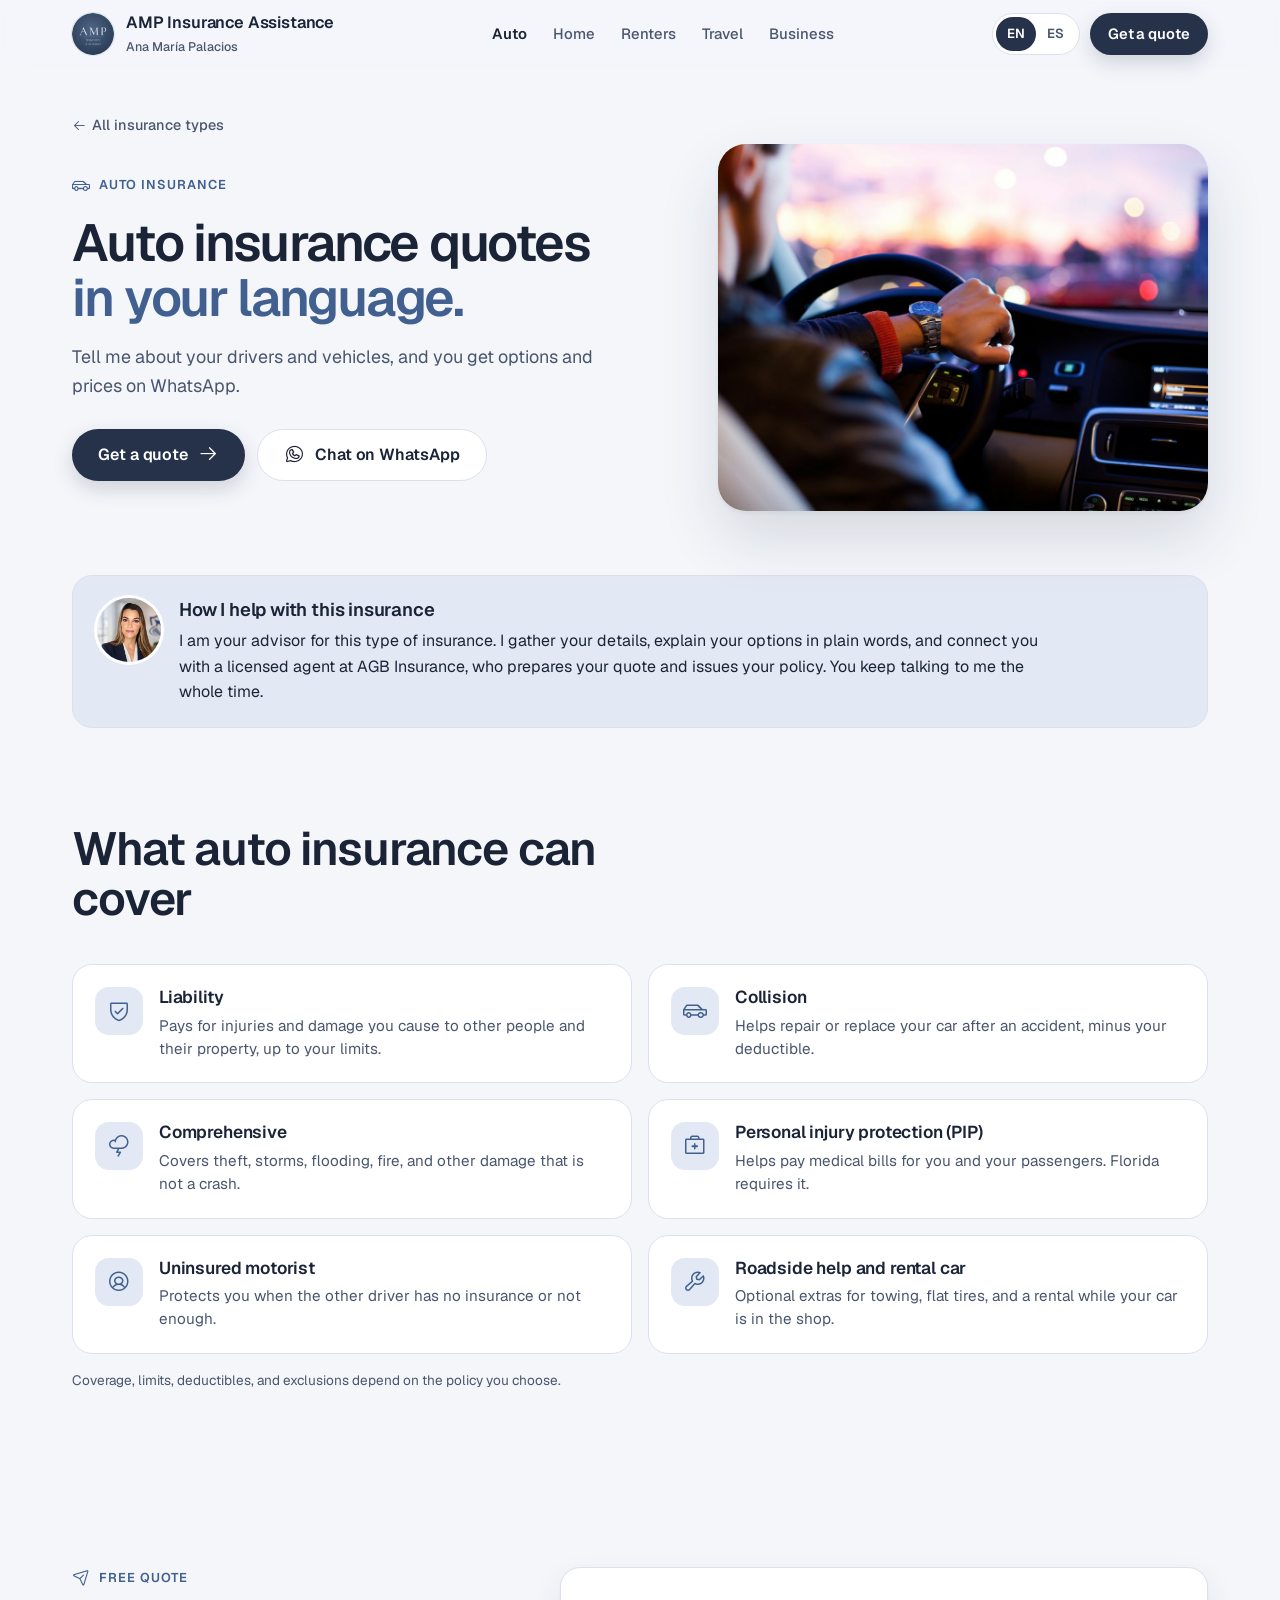
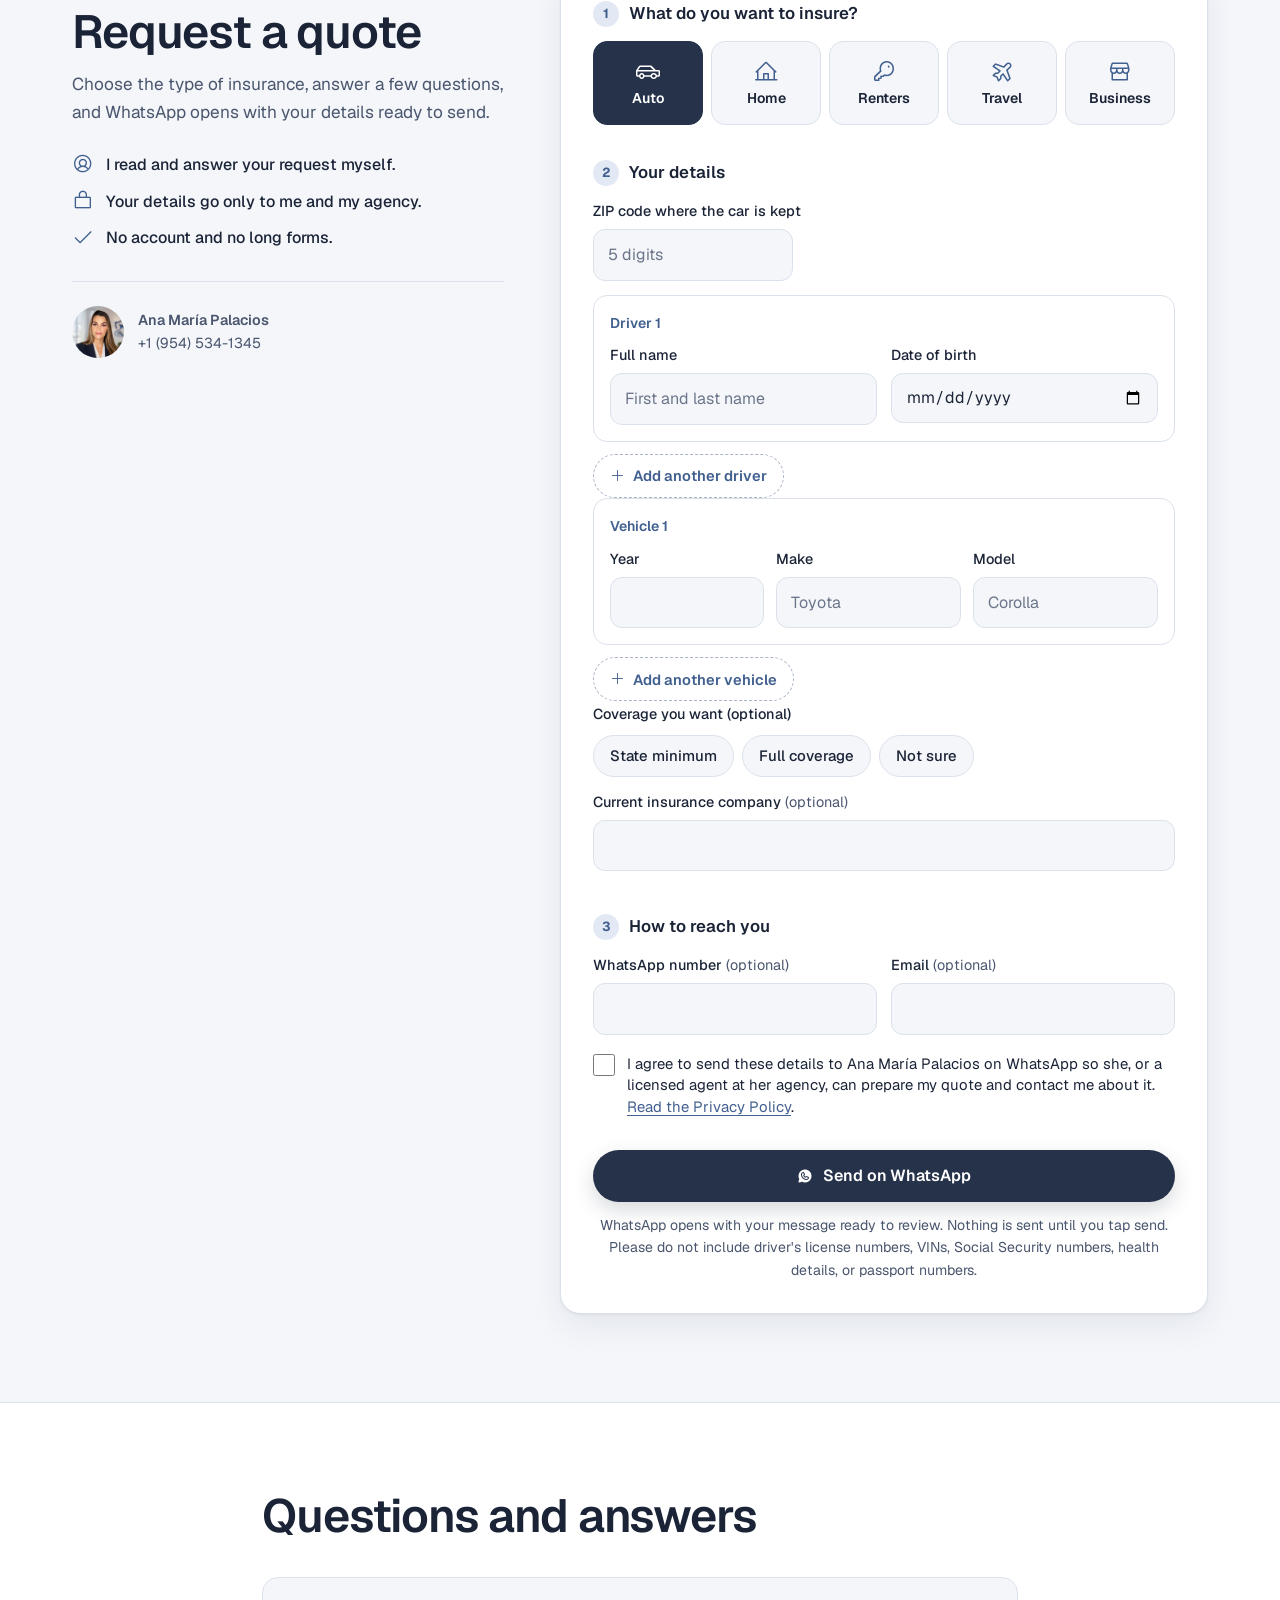
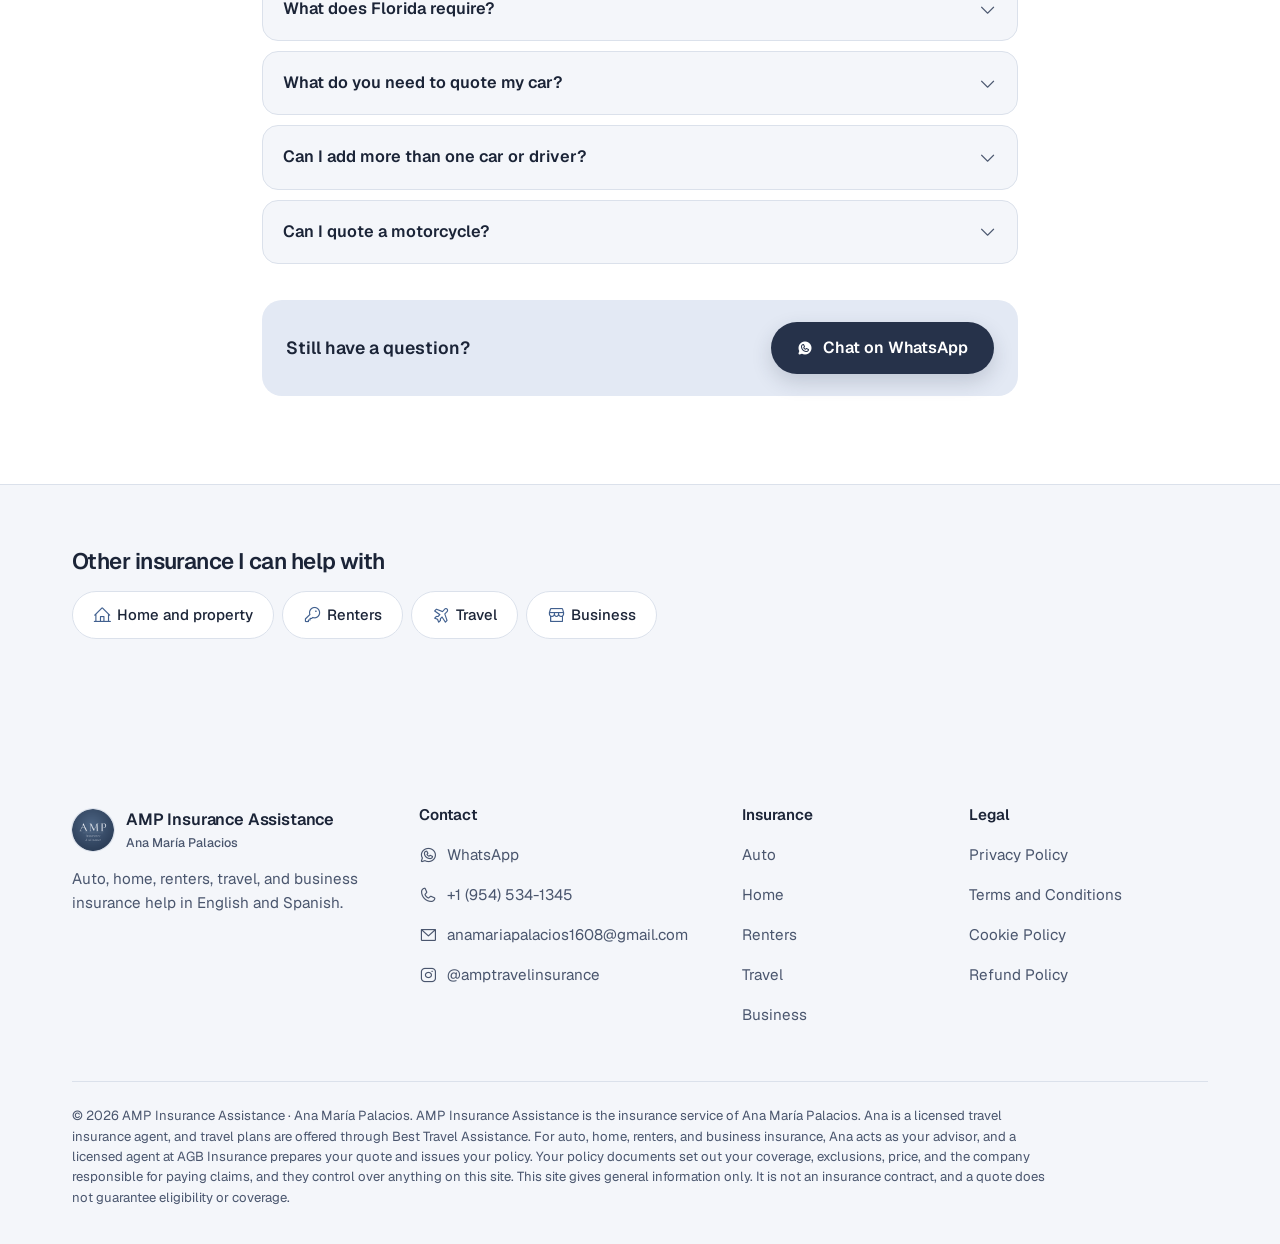
<file: auto-insurance.html>
<!DOCTYPE html>
<html lang="en">
<head>
<meta charset="UTF-8" />
<meta name="viewport" content="width=device-width, initial-scale=1.0, viewport-fit=cover" />
<title>Auto Insurance Quotes in English and Spanish | AMP Insurance Assistance</title>
<meta name="description" content="Quote auto insurance for your car or motorcycle with help in English and Spanish. Send your drivers and vehicles by WhatsApp." />
<link rel="canonical" href="https://samirawad24.github.io/amptravelinsurance/auto-insurance.html" />
<meta name="robots" content="index, follow, max-image-preview:large" />
<meta name="author" content="Ana María Palacios" />
<meta name="theme-color" content="#26324a" />
<meta name="color-scheme" content="light dark" />
<link rel="icon" href="assets/amp-logo-128.png" type="image/png" />
<link rel="apple-touch-icon" href="assets/amp-logo-512.png" />
<meta property="og:type" content="website" />
<meta property="og:site_name" content="AMP Insurance Assistance" />
<meta property="og:title" content="Auto Insurance Quotes in English and Spanish | AMP Insurance Assistance" />
<meta property="og:description" content="Quote auto insurance for your car or motorcycle with help in English and Spanish. Send your drivers and vehicles by WhatsApp." />
<meta property="og:url" content="https://samirawad24.github.io/amptravelinsurance/auto-insurance.html" />
<meta property="og:image" content="https://samirawad24.github.io/amptravelinsurance/assets/og-share.jpg" />
<meta property="og:image:width" content="1200" />
<meta property="og:image:height" content="630" />
<meta property="og:image:alt" content="AMP Insurance Assistance logo" />
<meta property="og:locale" content="en_US" />
<meta property="og:locale:alternate" content="es_US" />
<meta name="twitter:card" content="summary_large_image" />
<meta name="twitter:title" content="Auto Insurance Quotes in English and Spanish | AMP Insurance Assistance" />
<meta name="twitter:description" content="Quote auto insurance for your car or motorcycle with help in English and Spanish. Send your drivers and vehicles by WhatsApp." />
<meta name="twitter:image" content="https://samirawad24.github.io/amptravelinsurance/assets/og-share.jpg" />
<link rel="preload" href="assets/fonts/geist-latin.woff2" as="font" type="font/woff2" crossorigin />
<link rel="preload" as="image" href="assets/line-auto.jpg" fetchpriority="high" />
<link rel="stylesheet" href="assets/fonts/fonts.css" />
<link rel="stylesheet" href="assets/site.css" />
<script type="application/ld+json">
{
 "@context": "https://schema.org",
 "@graph": [
  {
   "@type": "Service",
   "@id": "https://samirawad24.github.io/amptravelinsurance/auto-insurance.html#service",
   "name": "Auto insurance quotes",
   "serviceType": "Auto insurance",
   "description": "Quote auto insurance for your car or motorcycle with help in English and Spanish. Send your drivers and vehicles by WhatsApp.",
   "url": "https://samirawad24.github.io/amptravelinsurance/auto-insurance.html",
   "provider": {
    "@id": "https://samirawad24.github.io/amptravelinsurance/#business"
   },
   "areaServed": {
    "@type": "Country",
    "name": "United States"
   },
   "availableLanguage": [
    "en",
    "es"
   ]
  },
  {
   "@type": "BreadcrumbList",
   "itemListElement": [
    {
     "@type": "ListItem",
     "position": 1,
     "name": "AMP Insurance Assistance",
     "item": "https://samirawad24.github.io/amptravelinsurance/"
    },
    {
     "@type": "ListItem",
     "position": 2,
     "name": "Auto insurance",
     "item": "https://samirawad24.github.io/amptravelinsurance/auto-insurance.html"
    }
   ]
  },
  {
   "@type": "FAQPage",
   "@id": "https://samirawad24.github.io/amptravelinsurance/auto-insurance.html#faq",
   "mainEntity": [
    {
     "@type": "Question",
     "name": "What does Florida require?",
     "acceptedAnswer": {
      "@type": "Answer",
      "text": "Florida requires at least $10,000 in personal injury protection (PIP) and $10,000 in property damage liability. Many drivers choose more coverage, and lenders usually require collision and comprehensive on financed cars."
     }
    },
    {
     "@type": "Question",
     "name": "What do you need to quote my car?",
     "acceptedAnswer": {
      "@type": "Answer",
      "text": "The ZIP code where you keep the car, each driver's name and date of birth, and each vehicle's year, make, and model. If you choose a policy, we will ask for license and VIN details in our chat."
     }
    },
    {
     "@type": "Question",
     "name": "Can I add more than one car or driver?",
     "acceptedAnswer": {
      "@type": "Answer",
      "text": "Yes. Use the add buttons in the form for up to six drivers and six vehicles."
     }
    },
    {
     "@type": "Question",
     "name": "Can I quote a motorcycle?",
     "acceptedAnswer": {
      "@type": "Answer",
      "text": "Yes. Add it as a vehicle in the form, and we will confirm the details with you in our chat."
     }
    }
   ]
  }
 ]
}
</script>
</head>
<body>
<a class="skip" href="#main" data-i18n="skip">Skip to content</a>
<div id="top-sentinel" style="position:absolute;top:0;height:1px;width:1px"></div>
<header class="nav" id="nav">
  <div class="wrap nav-in">
    <a class="brand" href="./" aria-label="AMP Insurance Assistance, Home page">
      <img src="assets/amp-logo-128.png" alt="" width="42" height="42" />
      <span class="brand-txt"><b>AMP Insurance Assistance</b><small>Ana María Palacios</small></span>
    </a>
    <nav aria-label="Insurance"><ul class="nav-links"><li><a href="auto-insurance.html" aria-current="page" data-i18n="nav_auto">Auto</a></li><li><a href="home-insurance.html" data-i18n="nav_home">Home</a></li><li><a href="renters-insurance.html" data-i18n="nav_renters">Renters</a></li><li><a href="travel-insurance.html" data-i18n="nav_travel">Travel</a></li><li><a href="business-insurance.html" data-i18n="nav_business">Business</a></li></ul></nav>
    <div class="nav-r">
      <div class="lang" role="group" aria-label="Language / Idioma">
        <button type="button" data-lang="en" aria-pressed="true" aria-label="English">EN</button>
        <button type="button" data-lang="es" aria-pressed="false" aria-label="Español">ES</button>
      </div>
      <a class="btn btn-primary" href="#quote" data-i18n="cta_quote">Get a quote</a>
      <button type="button" class="menu-btn" id="menuBtn" aria-expanded="false" aria-controls="menuPanel" aria-label="Open menu" data-i18n-aria="menu_open"><i class="ph ph-list" aria-hidden="true"></i></button>
    </div>
  </div>
  <div class="menu-panel" id="menuPanel" hidden>
    <ul><li><a href="auto-insurance.html" aria-current="page"><i class="ph ph-car-profile" aria-hidden="true"></i><span data-i18n="nav_auto">Auto</span></a></li><li><a href="home-insurance.html"><i class="ph ph-house-line" aria-hidden="true"></i><span data-i18n="nav_home">Home</span></a></li><li><a href="renters-insurance.html"><i class="ph ph-key" aria-hidden="true"></i><span data-i18n="nav_renters">Renters</span></a></li><li><a href="travel-insurance.html"><i class="ph ph-airplane-tilt" aria-hidden="true"></i><span data-i18n="nav_travel">Travel</span></a></li><li><a href="business-insurance.html"><i class="ph ph-storefront" aria-hidden="true"></i><span data-i18n="nav_business">Business</span></a></li></ul>
    <a class="btn btn-primary" href="#quote" data-i18n="cta_quote">Get a quote</a>
  </div>
</header>
<main id="main" tabindex="-1">
<section class="lhero">
  <div class="wrap">
    <a class="crumb" href="./#lines"><i class="ph ph-arrow-left" aria-hidden="true"></i><span data-i18n="back_home">All insurance types</span></a>
    <div class="lhero-grid">
      <div>
        <span class="eyebrow"><i class="ph ph-car-profile" aria-hidden="true"></i><span data-i18n="eyebrow">Auto insurance</span></span>
        <h1 data-i18n="h1" data-html>Auto insurance quotes <em>in your language.</em></h1>
        <p class="lede" data-i18n="sub">Tell me about your drivers and vehicles, and you get options and prices on WhatsApp.</p>
        <div class="hero-cta" style="margin-top:28px">
          <a class="btn btn-primary" href="#quote"><span data-i18n="cta_quote">Get a quote</span><i class="ph ph-arrow-right" aria-hidden="true"></i></a>
          <a class="btn btn-ghost" data-wa-link href="#" target="_blank" rel="noopener"><i class="ph ph-whatsapp-logo" aria-hidden="true"></i><span data-i18n="cta_whatsapp">Chat on WhatsApp</span></a>
        </div>
      </div>
      <div class="lhero-img"><img src="assets/line-auto.jpg" width="1200" height="800" fetchpriority="high" decoding="async" alt="" /></div>
    </div>
  </div>
</section>
<section class="advise">
  <div class="wrap"><div class="advise-in" data-reveal>
    <img src="assets/ana-headshot.jpg" width="64" height="64" loading="lazy" alt="" />
    <div><h2 data-i18n="adv_h">How I help with this insurance</h2><p data-i18n="adv_p">I am your advisor for this type of insurance. I gather your details, explain your options in plain words, and connect you with a licensed agent at AGB Insurance, who prepares your quote and issues your policy. You keep talking to me the whole time.</p></div>
  </div></div>
</section>
<section class="sec" id="coverage">
  <div class="wrap">
    <h2 data-reveal data-i18n="cov_h2">What auto insurance can cover</h2>
    <ul class="covlist" data-reveal><li><span class="cov-ico"><i class="ph ph-shield-check" aria-hidden="true"></i></span><div><h3 data-i18n="cov_0_t">Liability</h3><p data-i18n="cov_0_d">Pays for injuries and damage you cause to other people and their property, up to your limits.</p></div></li><li><span class="cov-ico"><i class="ph ph-car-profile" aria-hidden="true"></i></span><div><h3 data-i18n="cov_1_t">Collision</h3><p data-i18n="cov_1_d">Helps repair or replace your car after an accident, minus your deductible.</p></div></li><li><span class="cov-ico"><i class="ph ph-cloud-lightning" aria-hidden="true"></i></span><div><h3 data-i18n="cov_2_t">Comprehensive</h3><p data-i18n="cov_2_d">Covers theft, storms, flooding, fire, and other damage that is not a crash.</p></div></li><li><span class="cov-ico"><i class="ph ph-first-aid-kit" aria-hidden="true"></i></span><div><h3 data-i18n="cov_3_t">Personal injury protection (PIP)</h3><p data-i18n="cov_3_d">Helps pay medical bills for you and your passengers. Florida requires it.</p></div></li><li><span class="cov-ico"><i class="ph ph-user-circle" aria-hidden="true"></i></span><div><h3 data-i18n="cov_4_t">Uninsured motorist</h3><p data-i18n="cov_4_d">Protects you when the other driver has no insurance or not enough.</p></div></li><li><span class="cov-ico"><i class="ph ph-wrench" aria-hidden="true"></i></span><div><h3 data-i18n="cov_5_t">Roadside help and rental car</h3><p data-i18n="cov_5_d">Optional extras for towing, flat tires, and a rental while your car is in the shop.</p></div></li></ul>
    <p class="fine" data-i18n="cov_fine">Coverage, limits, deductibles, and exclusions depend on the policy you choose.</p>
  </div>
</section>
<section class="sec" id="quote">
  <div class="wrap quote-grid">
    <div class="quote-side" data-reveal>
      <span class="eyebrow"><i class="ph ph-paper-plane-tilt" aria-hidden="true"></i><span data-i18n="quote_eyebrow">Free quote</span></span>
      <h2 style="margin-top:14px" data-i18n="quote_h2">Request a quote</h2>
      <p class="lede" data-i18n="quote_sub">Choose the type of insurance, answer a few questions, and WhatsApp opens with your details ready to send.</p>
      <ul class="assure">
        <li><i class="ph ph-user-circle" aria-hidden="true"></i><span data-i18n="assure_1">I read and answer your request myself.</span></li>
        <li><i class="ph ph-lock-simple" aria-hidden="true"></i><span data-i18n="assure_2">Your details go only to me and my agency.</span></li>
        <li><i class="ph ph-check" aria-hidden="true"></i><span data-i18n="assure_3">No account and no long forms.</span></li>
      </ul>
      <div class="side-contact">
        <img src="assets/ana-headshot.jpg" width="52" height="52" loading="lazy" alt="" />
        <span><b>Ana María Palacios</b><span class="js-phone">+1 (954) 534-1345</span></span>
      </div>
    </div>
    <div class="card form-card" data-reveal>
  <form id="quoteForm" novalidate data-preset="auto">
    <fieldset class="fgroup"><legend><span class="num">1</span><span data-i18n="q_type">What do you want to insure?</span></legend>
      <div class="types"><label class="type"><input type="radio" name="qtype" value="auto" /><span class="type-face"><i class="ph ph-car-profile" aria-hidden="true"></i><span data-i18n="t_auto">Auto</span></span></label><label class="type"><input type="radio" name="qtype" value="home" /><span class="type-face"><i class="ph ph-house-line" aria-hidden="true"></i><span data-i18n="t_home">Home</span></span></label><label class="type"><input type="radio" name="qtype" value="renters" /><span class="type-face"><i class="ph ph-key" aria-hidden="true"></i><span data-i18n="t_renters">Renters</span></span></label><label class="type"><input type="radio" name="qtype" value="travel" /><span class="type-face"><i class="ph ph-airplane-tilt" aria-hidden="true"></i><span data-i18n="t_travel">Travel</span></span></label><label class="type"><input type="radio" name="qtype" value="business" /><span class="type-face"><i class="ph ph-storefront" aria-hidden="true"></i><span data-i18n="t_business">Business</span></span></label></div>
      <div class="err type-err" id="typeErr" data-i18n="err_type">Choose the type of insurance you want to quote.</div>
    </fieldset>
    <fieldset class="fgroup qsec" data-for="auto" hidden disabled><legend><span class="num">2</span><span data-i18n="q_details">Your details</span></legend><div class="field field-sm"><label for="a-zip"><span data-i18n="a_zip">ZIP code where the car is kept</span></label><input id="a-zip" name="a-zip" type="text" required data-wa="wa_zip" data-v="zip" data-err="err_zip" data-i18n-ph="ph_zip" placeholder="5 digits" data-digits="5" autocomplete="postal-code" inputmode="numeric" /><div class="err" data-i18n="err_zip">Enter a 5-digit ZIP code.</div></div><div class="rep" data-rep="drivers" data-title="driver" data-max="6" data-wa="wa_drivers"><div class="rep-list"></div><template><div class="grid-2"><div class="field "><label for="__ID__-name"><span data-i18n="f_name">Full name</span></label><input id="__ID__-name" name="__ID__-name" type="text" required data-err="err_name" data-i18n-ph="ph_name" placeholder="First and last name" autocomplete="off" /><div class="err" data-i18n="err_name">Enter the full name.</div></div><div class="field "><label for="__ID__-dob"><span data-i18n="f_dob">Date of birth</span></label><input id="__ID__-dob" name="__ID__-dob" type="date" required data-wa-label="wa_dob" data-v="dob" data-err="err_dob" autocomplete="off" data-max-today="1" min="1900-01-01" /><div class="err" data-i18n="err_dob">Enter a date of birth.</div></div></div></template><button type="button" class="rep-add"><i class="ph ph-plus" aria-hidden="true"></i><span data-i18n="add_driver">Add another driver</span></button></div><div class="rep" data-rep="vehicles" data-title="vehicle" data-max="6" data-wa="wa_vehicles" data-join="space"><div class="rep-list"></div><template><div class="grid-3"><div class="field "><label for="__ID__-year"><span data-i18n="f_year">Year</span></label><input id="__ID__-year" name="__ID__-year" type="text" required data-v="year" data-err="err_year" data-digits="4" autocomplete="off" inputmode="numeric" /><div class="err" data-i18n="err_year">Enter a 4-digit year.</div></div><div class="field "><label for="__ID__-make"><span data-i18n="f_make">Make</span></label><input id="__ID__-make" name="__ID__-make" type="text" required data-err="err_required" data-i18n-ph="ph_make" placeholder="Toyota" autocomplete="off" /><div class="err" data-i18n="err_required">Fill in this field.</div></div><div class="field "><label for="__ID__-model"><span data-i18n="f_model">Model</span></label><input id="__ID__-model" name="__ID__-model" type="text" required data-err="err_required" data-i18n-ph="ph_model" placeholder="Corolla" autocomplete="off" /><div class="err" data-i18n="err_required">Fill in this field.</div></div></div></template><button type="button" class="rep-add"><i class="ph ph-plus" aria-hidden="true"></i><span data-i18n="add_vehicle">Add another vehicle</span></button></div><div class="chip-group" data-wa="wa_cov"><span class="flabel" id="a-cov-lbl"><span data-i18n="a_cov">Coverage you want</span> <span class="opt" data-i18n="opt">(optional)</span></span><div class="chips" role="radiogroup" aria-labelledby="a-cov-lbl"><label class="chip"><input type="radio" name="a-cov" value="min" /><span class="chip-face"><i class="ph ph-check" aria-hidden="true"></i><span data-i18n="a_cov_min">State minimum</span></span></label><label class="chip"><input type="radio" name="a-cov" value="full" /><span class="chip-face"><i class="ph ph-check" aria-hidden="true"></i><span data-i18n="a_cov_full">Full coverage</span></span></label><label class="chip"><input type="radio" name="a-cov" value="unsure" /><span class="chip-face"><i class="ph ph-check" aria-hidden="true"></i><span data-i18n="a_cov_unsure">Not sure</span></span></label></div></div><div class="field "><label for="a-current"><span data-i18n="f_current">Current insurance company</span> <span class="opt" data-i18n="opt">(optional)</span></label><input id="a-current" name="a-current" type="text" data-wa="wa_current" autocomplete="off" /></div></fieldset>
    <fieldset class="fgroup qsec" data-for="home" hidden disabled><legend><span class="num">2</span><span data-i18n="q_details">Your details</span></legend><div class="chip-group" data-wa="wa_ptype" data-required="1"><span class="flabel" id="h-ptype-lbl"><span data-i18n="h_ptype">Type of property</span></span><div class="chips" role="radiogroup" aria-labelledby="h-ptype-lbl"><label class="chip"><input type="radio" name="h-ptype" value="house" /><span class="chip-face"><i class="ph ph-check" aria-hidden="true"></i><span data-i18n="h_house">House</span></span></label><label class="chip"><input type="radio" name="h-ptype" value="condo" /><span class="chip-face"><i class="ph ph-check" aria-hidden="true"></i><span data-i18n="h_condo">Condo</span></span></label><label class="chip"><input type="radio" name="h-ptype" value="town" /><span class="chip-face"><i class="ph ph-check" aria-hidden="true"></i><span data-i18n="h_town">Townhouse</span></span></label><label class="chip"><input type="radio" name="h-ptype" value="mobile" /><span class="chip-face"><i class="ph ph-check" aria-hidden="true"></i><span data-i18n="h_mobile">Mobile home</span></span></label><label class="chip"><input type="radio" name="h-ptype" value="rental" /><span class="chip-face"><i class="ph ph-check" aria-hidden="true"></i><span data-i18n="h_rental">Rental property I own</span></span></label></div><div class="err" data-i18n="err_choose">Choose one option.</div></div><div class="grid-2"><div class="field "><label for="h-zip"><span data-i18n="h_zip">ZIP code of the property</span></label><input id="h-zip" name="h-zip" type="text" required data-wa="wa_zip" data-v="zip" data-err="err_zip" data-i18n-ph="ph_zip" placeholder="5 digits" data-digits="5" autocomplete="postal-code" inputmode="numeric" /><div class="err" data-i18n="err_zip">Enter a 5-digit ZIP code.</div></div><div class="field "><label for="h-built"><span data-i18n="h_built">Year built</span> <span class="opt" data-i18n="opt">(optional)</span></label><input id="h-built" name="h-built" type="text" data-wa="wa_built" data-v="year" data-digits="4" autocomplete="off" inputmode="numeric" /><div class="err" data-i18n="err_year">Enter a 4-digit year.</div></div></div><div class="grid-2"><div class="field "><label for="h-owner"><span data-i18n="h_owner">Owner&#x27;s full name</span></label><input id="h-owner" name="h-owner" type="text" required data-wa="wa_owner" data-err="err_name" data-i18n-ph="ph_name" placeholder="First and last name" autocomplete="name" /><div class="err" data-i18n="err_name">Enter the full name.</div></div><div class="field "><label for="h-owner-dob"><span data-i18n="h_owner_dob">Owner&#x27;s date of birth</span></label><input id="h-owner-dob" name="h-owner-dob" type="date" required data-wa="wa_owner_dob" data-v="dob" data-err="err_dob" autocomplete="off" data-max-today="1" min="1900-01-01" /><div class="err" data-i18n="err_dob">Enter a date of birth.</div></div></div><div class="field "><label for="h-current"><span data-i18n="f_current">Current insurance company</span> <span class="opt" data-i18n="opt">(optional)</span></label><input id="h-current" name="h-current" type="text" data-wa="wa_current" autocomplete="off" /></div><div class="chip-group" data-wa="wa_extra"><span class="flabel" id="h-extra-lbl"><span data-i18n="h_extra">Also quote</span> <span class="opt" data-i18n="opt">(optional)</span></span><div class="chips" role="group" aria-labelledby="h-extra-lbl"><label class="chip"><input type="checkbox" name="h-extra" value="flood" /><span class="chip-face"><i class="ph ph-check" aria-hidden="true"></i><span data-i18n="h_flood">Flood</span></span></label><label class="chip"><input type="checkbox" name="h-extra" value="umbrella" /><span class="chip-face"><i class="ph ph-check" aria-hidden="true"></i><span data-i18n="h_umbrella">Umbrella</span></span></label></div></div></fieldset>
    <fieldset class="fgroup qsec" data-for="renters" hidden disabled><legend><span class="num">2</span><span data-i18n="q_details">Your details</span></legend><div class="field field-sm"><label for="r-zip"><span data-i18n="r_zip">ZIP code of your rental</span></label><input id="r-zip" name="r-zip" type="text" required data-wa="wa_zip" data-v="zip" data-err="err_zip" data-i18n-ph="ph_zip" placeholder="5 digits" data-digits="5" autocomplete="postal-code" inputmode="numeric" /><div class="err" data-i18n="err_zip">Enter a 5-digit ZIP code.</div></div><div class="grid-2"><div class="field "><label for="r-name"><span data-i18n="r_name">Your full name</span></label><input id="r-name" name="r-name" type="text" required data-wa="wa_name" data-err="err_name" data-i18n-ph="ph_name" placeholder="First and last name" autocomplete="name" /><div class="err" data-i18n="err_name">Enter the full name.</div></div><div class="field "><label for="r-dob"><span data-i18n="r_dob">Your date of birth</span></label><input id="r-dob" name="r-dob" type="date" required data-wa="wa_dob" data-v="dob" data-err="err_dob" autocomplete="off" data-max-today="1" min="1900-01-01" /><div class="err" data-i18n="err_dob">Enter a date of birth.</div></div></div><div class="field field-sm"><label for="r-move"><span data-i18n="r_move">Move-in date</span> <span class="opt" data-i18n="opt">(optional)</span></label><input id="r-move" name="r-move" type="date" data-wa="wa_move" autocomplete="off" /></div><div class="chip-group" data-wa="wa_value"><span class="flabel" id="r-value-lbl"><span data-i18n="r_value">About how much are your belongings worth?</span> <span class="opt" data-i18n="opt">(optional)</span></span><div class="chips" role="radiogroup" aria-labelledby="r-value-lbl"><label class="chip"><input type="radio" name="r-value" value="v1" /><span class="chip-face"><i class="ph ph-check" aria-hidden="true"></i><span data-i18n="r_v1">Under $15,000</span></span></label><label class="chip"><input type="radio" name="r-value" value="v2" /><span class="chip-face"><i class="ph ph-check" aria-hidden="true"></i><span data-i18n="r_v2">$15,000 to $30,000</span></span></label><label class="chip"><input type="radio" name="r-value" value="v3" /><span class="chip-face"><i class="ph ph-check" aria-hidden="true"></i><span data-i18n="r_v3">$30,000 to $50,000</span></span></label><label class="chip"><input type="radio" name="r-value" value="v4" /><span class="chip-face"><i class="ph ph-check" aria-hidden="true"></i><span data-i18n="r_v4">Over $50,000</span></span></label><label class="chip"><input type="radio" name="r-value" value="v5" /><span class="chip-face"><i class="ph ph-check" aria-hidden="true"></i><span data-i18n="r_v5">Not sure</span></span></label></div></div></fieldset>
    <fieldset class="fgroup qsec" data-for="travel" hidden disabled><legend><span class="num">2</span><span data-i18n="q_details">Your details</span></legend><div class="rep" data-rep="travelers" data-title="traveler" data-max="10" data-wa="wa_travelers"><div class="rep-list"></div><template><div class="grid-2"><div class="field "><label for="__ID__-name"><span data-i18n="f_name">Full name</span></label><input id="__ID__-name" name="__ID__-name" type="text" required data-err="err_name" data-i18n-ph="ph_name" placeholder="First and last name" autocomplete="off" /><div class="err" data-i18n="err_name">Enter the full name.</div></div><div class="field "><label for="__ID__-dob"><span data-i18n="f_dob">Date of birth</span></label><input id="__ID__-dob" name="__ID__-dob" type="date" required data-wa-label="wa_dob" data-v="dob" data-err="err_dob" autocomplete="off" data-max-today="1" min="1900-01-01" /><div class="err" data-i18n="err_dob">Enter a date of birth.</div></div></div></template><button type="button" class="rep-add"><i class="ph ph-plus" aria-hidden="true"></i><span data-i18n="add_traveler">Add another traveler</span></button></div><div class="grid-2"><div class="field "><label for="origin"><span data-i18n="tr_from">Leaving from</span></label><input id="origin" name="origin" type="text" required data-wa="wa_from" data-err="err_required" data-i18n-ph="ph_city" placeholder="City or country" data-ac="places" autocomplete="off" /><div class="err" data-i18n="err_required">Fill in this field.</div></div><div class="field "><label for="destination"><span data-i18n="tr_to">Going to</span></label><input id="destination" name="destination" type="text" required data-wa="wa_to" data-err="err_required" data-i18n-ph="ph_city" placeholder="City or country" data-ac="places" autocomplete="off" /><div class="err" data-i18n="err_required">Fill in this field.</div></div></div><div class="field "><label for="residence"><span data-i18n="tr_res">Country where you live</span></label><input id="residence" name="residence" type="text" required data-wa="wa_res" data-err="err_required" data-i18n-ph="ph_country" placeholder="Country" data-ac="countries" autocomplete="off" /><div class="err" data-i18n="err_required">Fill in this field.</div></div><div class="grid-2"><div class="field "><label for="depart"><span data-i18n="tr_dep">Departure</span> <span class="opt" data-i18n="opt">(optional)</span></label><input id="depart" name="depart" type="date" data-wa="wa_dep" autocomplete="off" data-min-today="1" /></div><div class="field "><label for="ret"><span data-i18n="tr_ret">Return</span> <span class="opt" data-i18n="opt">(optional)</span></label><input id="ret" name="ret" type="date" data-wa="wa_ret" autocomplete="off" data-v="after" data-after="depart" /><div class="err" data-i18n="err_ret">Return date must be after departure.</div></div></div><div class="chip-group" data-wa="wa_purpose"><span class="flabel" id="tr-purpose-lbl"><span data-i18n="tr_purpose">Trip purpose</span> <span class="opt" data-i18n="opt">(optional)</span></span><div class="chips" role="radiogroup" aria-labelledby="tr-purpose-lbl"><label class="chip"><input type="radio" name="tr-purpose" value="vacation" /><span class="chip-face"><i class="ph ph-check" aria-hidden="true"></i><span data-i18n="p_vacation">Vacation</span></span></label><label class="chip"><input type="radio" name="tr-purpose" value="business" /><span class="chip-face"><i class="ph ph-check" aria-hidden="true"></i><span data-i18n="p_business">Business</span></span></label><label class="chip"><input type="radio" name="tr-purpose" value="study" /><span class="chip-face"><i class="ph ph-check" aria-hidden="true"></i><span data-i18n="p_study">Study</span></span></label><label class="chip"><input type="radio" name="tr-purpose" value="family" /><span class="chip-face"><i class="ph ph-check" aria-hidden="true"></i><span data-i18n="p_family">Visiting family</span></span></label></div></div><div class="chip-group" data-wa="wa_prio"><span class="flabel" id="tr-prio-lbl"><span data-i18n="tr_prio">Coverage you care about</span> <span class="opt" data-i18n="opt">(optional)</span></span><div class="chips" role="group" aria-labelledby="tr-prio-lbl"><label class="chip"><input type="checkbox" name="tr-prio" value="medical" /><span class="chip-face"><i class="ph ph-check" aria-hidden="true"></i><span data-i18n="c_medical">Medical</span></span></label><label class="chip"><input type="checkbox" name="tr-prio" value="cancel" /><span class="chip-face"><i class="ph ph-check" aria-hidden="true"></i><span data-i18n="c_cancel">Cancellation</span></span></label><label class="chip"><input type="checkbox" name="tr-prio" value="baggage" /><span class="chip-face"><i class="ph ph-check" aria-hidden="true"></i><span data-i18n="c_baggage">Baggage</span></span></label><label class="chip"><input type="checkbox" name="tr-prio" value="delays" /><span class="chip-face"><i class="ph ph-check" aria-hidden="true"></i><span data-i18n="c_delays">Delays</span></span></label></div></div></fieldset>
    <fieldset class="fgroup qsec" data-for="business" hidden disabled><legend><span class="num">2</span><span data-i18n="q_details">Your details</span></legend><div class="grid-2"><div class="field "><label for="b-name"><span data-i18n="b_name">Business name</span></label><input id="b-name" name="b-name" type="text" required data-wa="wa_bname" data-err="err_required" autocomplete="organization" /><div class="err" data-i18n="err_required">Fill in this field.</div></div><div class="field "><label for="b-zip"><span data-i18n="b_zip">Business ZIP code</span></label><input id="b-zip" name="b-zip" type="text" required data-wa="wa_zip" data-v="zip" data-err="err_zip" data-i18n-ph="ph_zip" placeholder="5 digits" data-digits="5" autocomplete="postal-code" inputmode="numeric" /><div class="err" data-i18n="err_zip">Enter a 5-digit ZIP code.</div></div></div><div class="field "><label for="b-what"><span data-i18n="b_what">What does the business do?</span></label><input id="b-what" name="b-what" type="text" required data-wa="wa_bwhat" data-err="err_required" data-i18n-ph="ph_what" placeholder="Example: cleaning, restaurant" autocomplete="off" /><div class="err" data-i18n="err_required">Fill in this field.</div></div><div class="field "><label for="b-owner"><span data-i18n="b_owner">Your full name</span></label><input id="b-owner" name="b-owner" type="text" required data-wa="wa_name" data-err="err_name" data-i18n-ph="ph_name" placeholder="First and last name" autocomplete="name" /><div class="err" data-i18n="err_name">Enter the full name.</div></div><div class="grid-2"><div class="field "><label for="b-years"><span data-i18n="b_years">Years in business</span> <span class="opt" data-i18n="opt">(optional)</span></label><input id="b-years" name="b-years" type="text" data-wa="wa_years" data-digits="3" autocomplete="off" inputmode="numeric" /></div><div class="field "><label for="b-emps"><span data-i18n="b_emps">Number of employees</span> <span class="opt" data-i18n="opt">(optional)</span></label><input id="b-emps" name="b-emps" type="text" data-wa="wa_emps" data-digits="5" autocomplete="off" inputmode="numeric" /></div></div><div class="chip-group" data-wa="wa_bcov"><span class="flabel" id="b-cov-lbl"><span data-i18n="b_cov">Coverage you need</span> <span class="opt" data-i18n="opt">(optional)</span></span><div class="chips" role="group" aria-labelledby="b-cov-lbl"><label class="chip"><input type="checkbox" name="b-cov" value="gl" /><span class="chip-face"><i class="ph ph-check" aria-hidden="true"></i><span data-i18n="b_gl">General liability</span></span></label><label class="chip"><input type="checkbox" name="b-cov" value="prop" /><span class="chip-face"><i class="ph ph-check" aria-hidden="true"></i><span data-i18n="b_prop">Commercial property</span></span></label><label class="chip"><input type="checkbox" name="b-cov" value="auto" /><span class="chip-face"><i class="ph ph-check" aria-hidden="true"></i><span data-i18n="b_auto">Commercial auto</span></span></label><label class="chip"><input type="checkbox" name="b-cov" value="wc" /><span class="chip-face"><i class="ph ph-check" aria-hidden="true"></i><span data-i18n="b_wc">Workers&#x27; comp</span></span></label><label class="chip"><input type="checkbox" name="b-cov" value="pro" /><span class="chip-face"><i class="ph ph-check" aria-hidden="true"></i><span data-i18n="b_pro">Professional liability</span></span></label><label class="chip"><input type="checkbox" name="b-cov" value="unsure" /><span class="chip-face"><i class="ph ph-check" aria-hidden="true"></i><span data-i18n="b_unsure">Not sure</span></span></label></div></div></fieldset>
    <fieldset class="fgroup" id="qcontact" hidden disabled><legend><span class="num">3</span><span data-i18n="q_contact">How to reach you</span></legend><div class="grid-2"><div class="field "><label for="waNumber"><span data-i18n="f_wa">WhatsApp number</span> <span class="opt" data-i18n="opt">(optional)</span></label><input id="waNumber" name="waNumber" type="tel" data-wa="wa_contact_wa" autocomplete="tel" inputmode="tel" /></div><div class="field "><label for="email"><span data-i18n="f_email">Email</span> <span class="opt" data-i18n="opt">(optional)</span></label><input id="email" name="email" type="email" data-wa="wa_contact_email" data-v="email" autocomplete="email" inputmode="email" /><div class="err" data-i18n="err_email">Enter a valid email.</div></div></div><div class="consent"><input type="checkbox" id="consent" required aria-describedby="consentErr" /><label for="consent"><span data-i18n="consent">I agree to send these details to Ana María Palacios on WhatsApp so she, or a licensed agent at her agency, can prepare my quote and contact me about it.</span> <a href="privacy.html" data-i18n="consent_link">Read the Privacy Policy</a>.</label></div>
<div class="err consent-err" id="consentErr" data-i18n="err_consent">Check this box so I can contact you.</div></fieldset>
    <div class="submit-row" id="qsubmit" hidden>
      <button type="submit" class="btn btn-primary btn-block"><i class="ph-fill ph-whatsapp-logo" aria-hidden="true"></i><span data-i18n="submit">Send on WhatsApp</span></button>
      <p class="form-note" data-i18n="form_note">WhatsApp opens with your message ready to review. Nothing is sent until you tap send. Please do not include driver&#x27;s license numbers, VINs, Social Security numbers, health details, or passport numbers.</p>
    </div>
  </form>
  <div class="success" id="success" role="status" aria-live="polite" tabindex="-1">
    <div class="chk"><i class="ph ph-check" aria-hidden="true"></i></div>
    <h3 data-i18n="s_h">One more tap</h3>
    <p data-i18n="s_p">WhatsApp should open with your request. Tap send there so it reaches me. If it did not open, use the button below.</p>
    <div class="copy-box" id="copyBox"></div>
    <div class="acts">
      <a class="btn btn-primary" id="successWa" href="#" target="_blank" rel="noopener"><i class="ph-fill ph-whatsapp-logo" aria-hidden="true"></i><span data-i18n="s_open">Open WhatsApp</span></a>
      <button type="button" class="btn btn-ghost" id="copyBtn"><i class="ph ph-copy" aria-hidden="true"></i><span data-i18n="s_copy">Copy details</span></button>
      <button type="button" class="btn btn-ghost" id="editBtn"><i class="ph ph-pencil-simple" aria-hidden="true"></i><span data-i18n="s_edit">Edit</span></button>
    </div>
  </div>
</div>
  </div>
</section>
<section class="sec faq" id="faq">
  <div class="wrap faq-in">
    <h2 data-reveal data-i18n="faq_h2">Questions and answers</h2>
    <div class="faq-list" id="faqList" data-reveal><details class="faq-item"><summary>What does Florida require?<i class="ph ph-caret-down" aria-hidden="true"></i></summary><div class="ans">Florida requires at least $10,000 in personal injury protection (PIP) and $10,000 in property damage liability. Many drivers choose more coverage, and lenders usually require collision and comprehensive on financed cars.</div></details><details class="faq-item"><summary>What do you need to quote my car?<i class="ph ph-caret-down" aria-hidden="true"></i></summary><div class="ans">The ZIP code where you keep the car, each driver&#x27;s name and date of birth, and each vehicle&#x27;s year, make, and model. If you choose a policy, we will ask for license and VIN details in our chat.</div></details><details class="faq-item"><summary>Can I add more than one car or driver?<i class="ph ph-caret-down" aria-hidden="true"></i></summary><div class="ans">Yes. Use the add buttons in the form for up to six drivers and six vehicles.</div></details><details class="faq-item"><summary>Can I quote a motorcycle?<i class="ph ph-caret-down" aria-hidden="true"></i></summary><div class="ans">Yes. Add it as a vehicle in the form, and we will confirm the details with you in our chat.</div></details></div>
    <div class="faq-more" data-reveal>
      <b data-i18n="faq_more">Still have a question?</b>
      <a class="btn btn-primary" data-wa-link href="#" target="_blank" rel="noopener"><i class="ph-fill ph-whatsapp-logo" aria-hidden="true"></i><span data-i18n="cta_whatsapp">Chat on WhatsApp</span></a>
    </div>
  </div>
</section>
<section class="sec more">
  <div class="wrap">
    <h2 class="more-h" data-i18n="more_h">Other insurance I can help with</h2>
    <div class="chips more-chips"><a class="chip" href="home-insurance.html"><span class="chip-face"><i class="ph ph-house-line" aria-hidden="true" style="display:inline"></i><span data-i18n="card_home_t">Home and property</span></span></a><a class="chip" href="renters-insurance.html"><span class="chip-face"><i class="ph ph-key" aria-hidden="true" style="display:inline"></i><span data-i18n="card_renters_t">Renters</span></span></a><a class="chip" href="travel-insurance.html"><span class="chip-face"><i class="ph ph-airplane-tilt" aria-hidden="true" style="display:inline"></i><span data-i18n="card_travel_t">Travel</span></span></a><a class="chip" href="business-insurance.html"><span class="chip-face"><i class="ph ph-storefront" aria-hidden="true" style="display:inline"></i><span data-i18n="card_business_t">Business</span></span></a></div>
  </div>
</section>
</main>
<footer class="foot">
  <div class="wrap">
    <div class="foot-grid">
      <div class="foot-brand">
        <a class="brand" href="./" aria-label="AMP Insurance Assistance, Home page">
          <img src="assets/amp-logo-128.png" alt="" width="42" height="42" loading="lazy" />
          <span><b>AMP Insurance Assistance</b><small>Ana María Palacios</small></span>
        </a>
        <p data-i18n="foot_tag">Auto, home, renters, travel, and business insurance help in English and Spanish.</p>
      </div>
      <div>
        <h2 class="fh" data-i18n="foot_contact">Contact</h2>
        <ul>
          <li><a data-wa-link href="#" target="_blank" rel="noopener"><i class="ph ph-whatsapp-logo" aria-hidden="true"></i>WhatsApp</a></li>
          <li><a class="js-tel" href="tel:+19545341345"><i class="ph ph-phone" aria-hidden="true"></i><span class="js-phone">+1 (954) 534-1345</span></a></li>
          <li><a class="js-mail" href="mailto:anamariapalacios1608@gmail.com"><i class="ph ph-envelope-simple" aria-hidden="true"></i><span class="js-email">anamariapalacios1608@gmail.com</span></a></li>
          <li><a class="js-ig" href="https://instagram.com/amptravelinsurance" target="_blank" rel="noopener"><i class="ph ph-instagram-logo" aria-hidden="true"></i>@amptravelinsurance</a></li>
        </ul>
      </div>
      <div>
        <h2 class="fh" data-i18n="foot_ins">Insurance</h2>
        <ul><li><a href="auto-insurance.html" data-i18n="nav_auto">Auto</a></li><li><a href="home-insurance.html" data-i18n="nav_home">Home</a></li><li><a href="renters-insurance.html" data-i18n="nav_renters">Renters</a></li><li><a href="travel-insurance.html" data-i18n="nav_travel">Travel</a></li><li><a href="business-insurance.html" data-i18n="nav_business">Business</a></li></ul>
      </div>
      <div>
        <h2 class="fh" data-i18n="foot_legal_h">Legal</h2>
        <ul><li><a href="privacy.html" data-i18n="l_privacy">Privacy Policy</a></li><li><a href="terms.html" data-i18n="l_terms">Terms and Conditions</a></li><li><a href="cookies.html" data-i18n="l_cookies">Cookie Policy</a></li><li><a href="refund.html" data-i18n="l_refund">Refund Policy</a></li></ul>
      </div>
    </div>
    <div class="foot-bottom">
      <p>© <span class="js-year">2026</span> AMP Insurance Assistance · Ana María Palacios. <span data-i18n="foot_legal">AMP Insurance Assistance is the insurance service of Ana María Palacios. Ana is a licensed travel insurance agent, and travel plans are offered through Best Travel Assistance. For auto, home, renters, and business insurance, Ana acts as your advisor, and a licensed agent at AGB Insurance prepares your quote and issues your policy. Your policy documents set out your coverage, exclusions, price, and the company responsible for paying claims, and they control over anything on this site. This site gives general information only. It is not an insurance contract, and a quote does not guarantee eligibility or coverage.</span></p>
    </div>
  </div>
</footer>
<div class="mbar" id="mbar" aria-hidden="true">
  <a class="btn btn-primary" href="#quote" tabindex="-1" data-i18n="cta_quote">Get a quote</a>
  <a class="btn btn-ghost wa" data-wa-link href="#" target="_blank" rel="noopener" tabindex="-1" aria-label="Chat on WhatsApp" data-i18n-aria="cta_whatsapp"><i class="ph-fill ph-whatsapp-logo" aria-hidden="true"></i></a>
</div>
<script>window.SITE={"whatsapp": "19545341345", "phoneDisplay": "+1 (954) 534-1345", "email": "anamariapalacios1608@gmail.com", "instagram": "amptravelinsurance"};window.I18N={"en":{"skip":"Skip to content","brand_sub":"Ana María Palacios","nav_auto":"Auto","nav_home":"Home","nav_renters":"Renters","nav_travel":"Travel","nav_business":"Business","nav_home_page":"Home page","menu_open":"Open menu","menu_close":"Close menu","cta_quote":"Get a quote","cta_whatsapp":"Chat on WhatsApp","remove":"Remove","opt":"(optional)","q_type":"What do you want to insure?","q_details":"Your details","q_contact":"How to reach you","t_auto":"Auto","t_home":"Home","t_renters":"Renters","t_travel":"Travel","t_business":"Business","err_type":"Choose the type of insurance you want to quote.","err_required":"Fill in this field.","err_zip":"Enter a 5-digit ZIP code.","err_year":"Enter a 4-digit year.","err_email":"Enter a valid email.","err_dob":"Enter a date of birth.","err_dob_future":"Date of birth cannot be in the future.","err_ret":"Return date must be after departure.","err_name":"Enter the full name.","err_choose":"Choose one option.","err_consent":"Check this box so I can contact you.","f_name":"Full name","ph_name":"First and last name","f_dob":"Date of birth","f_zip":"ZIP code","ph_zip":"5 digits","f_current":"Current insurance company","a_zip":"ZIP code where the car is kept","driver":"Driver","add_driver":"Add another driver","vehicle":"Vehicle","add_vehicle":"Add another vehicle","f_year":"Year","f_make":"Make","ph_make":"Toyota","f_model":"Model","ph_model":"Corolla","a_cov":"Coverage you want","a_cov_min":"State minimum","a_cov_full":"Full coverage","a_cov_unsure":"Not sure","h_ptype":"Type of property","h_house":"House","h_condo":"Condo","h_town":"Townhouse","h_mobile":"Mobile home","h_rental":"Rental property I own","h_zip":"ZIP code of the property","h_built":"Year built","h_owner":"Owner's full name","h_owner_dob":"Owner's date of birth","h_extra":"Also quote","h_flood":"Flood","h_umbrella":"Umbrella","r_zip":"ZIP code of your rental","r_name":"Your full name","r_dob":"Your date of birth","r_move":"Move-in date","r_value":"About how much are your belongings worth?","r_v1":"Under $15,000","r_v2":"$15,000 to $30,000","r_v3":"$30,000 to $50,000","r_v4":"Over $50,000","r_v5":"Not sure","traveler":"Traveler","add_traveler":"Add another traveler","tr_from":"Leaving from","tr_to":"Going to","ph_city":"City or country","tr_res":"Country where you live","ph_country":"Country","tr_dep":"Departure","tr_ret":"Return","tr_purpose":"Trip purpose","p_vacation":"Vacation","p_business":"Business","p_study":"Study","p_family":"Visiting family","tr_prio":"Coverage you care about","c_medical":"Medical","c_cancel":"Cancellation","c_baggage":"Baggage","c_delays":"Delays","b_name":"Business name","b_what":"What does the business do?","ph_what":"Example: cleaning, restaurant","b_zip":"Business ZIP code","b_owner":"Your full name","b_years":"Years in business","b_emps":"Number of employees","b_cov":"Coverage you need","b_gl":"General liability","b_prop":"Commercial property","b_auto":"Commercial auto","b_wc":"Workers' comp","b_pro":"Professional liability","b_unsure":"Not sure","f_wa":"WhatsApp number","f_email":"Email","consent":"I agree to send these details to Ana María Palacios on WhatsApp so she, or a licensed agent at her agency, can prepare my quote and contact me about it.","consent_link":"Read the Privacy Policy","submit":"Send on WhatsApp","form_note":"WhatsApp opens with your message ready to review. Nothing is sent until you tap send. Please do not include driver's license numbers, VINs, Social Security numbers, health details, or passport numbers.","s_h":"One more tap","s_p":"WhatsApp should open with your request. Tap send there so it reaches me. If it did not open, use the button below.","s_open":"Open WhatsApp","s_copy":"Copy details","s_copied":"Copied","s_edit":"Edit","wa_greeting":"Hi Ana! I would like an auto insurance quote.","wa_title_auto":"New auto insurance quote request","wa_title_home":"New home insurance quote request","wa_title_renters":"New renters insurance quote request","wa_title_travel":"New travel insurance quote request","wa_title_business":"New business insurance quote request","wa_age":"age","wa_dob":"DOB","wa_zip":"ZIP code","wa_drivers":"Drivers","wa_vehicles":"Vehicles","wa_cov":"Coverage","wa_current":"Current insurer","wa_ptype":"Property type","wa_built":"Year built","wa_owner":"Owner","wa_owner_dob":"Owner DOB","wa_extra":"Also quote","wa_name":"Name","wa_move":"Move-in date","wa_value":"Belongings value","wa_travelers":"Travelers","wa_from":"Leaving from","wa_to":"Going to","wa_res":"Country of residence","wa_dep":"Departure","wa_ret":"Return","wa_purpose":"Trip purpose","wa_prio":"Coverage priorities","wa_bname":"Business","wa_bwhat":"What it does","wa_years":"Years in business","wa_emps":"Employees","wa_bcov":"Coverage needed","wa_contact_wa":"WhatsApp","wa_contact_email":"Email","quote_eyebrow":"Free quote","quote_h2":"Request a quote","quote_sub":"Choose the type of insurance, answer a few questions, and WhatsApp opens with your details ready to send.","assure_1":"I read and answer your request myself.","assure_2":"Your details go only to me and my agency.","assure_3":"No account and no long forms.","broker_t":"Policies through AGB Insurance","broker_p":"The independent insurance agency Ana works with","travel_t":"Travel plans through Best Travel Assistance","travel_p":"Ana's travel insurance partner","fact_1":"You talk to me, not a call center","fact_2":"Free quotes with no obligation","fact_3":"Help in English and Spanish","foot_tag":"Auto, home, renters, travel, and business insurance help in English and Spanish.","foot_contact":"Contact","foot_ins":"Insurance","foot_legal_h":"Legal","l_privacy":"Privacy Policy","l_terms":"Terms and Conditions","l_cookies":"Cookie Policy","l_refund":"Refund Policy","foot_legal":"AMP Insurance Assistance is the insurance service of Ana María Palacios. Ana is a licensed travel insurance agent, and travel plans are offered through Best Travel Assistance. For auto, home, renters, and business insurance, Ana acts as your advisor, and a licensed agent at AGB Insurance prepares your quote and issues your policy. Your policy documents set out your coverage, exclusions, price, and the company responsible for paying claims, and they control over anything on this site. This site gives general information only. It is not an insurance contract, and a quote does not guarantee eligibility or coverage.","faq_more":"Still have a question?","faq_h2":"Questions and answers","learn_more":"Learn more","back_home":"All insurance types","cov_fine":"Coverage, limits, deductibles, and exclusions depend on the policy you choose.","more_h":"Other insurance I can help with","adv_h":"How I help with this insurance","adv_p":"I am your advisor for this type of insurance. I gather your details, explain your options in plain words, and connect you with a licensed agent at AGB Insurance, who prepares your quote and issues your policy. You keep talking to me the whole time.","agent_h":"I am your travel insurance agent","agent_p":"I am licensed to sell travel insurance, and my travel plans come through Best Travel Assistance. I prepare your quote, explain each plan, and help you buy it, all in the same WhatsApp chat.","eyebrow":"Auto insurance","h1":"Auto insurance quotes <em>in your language.<\/em>","sub":"Tell me about your drivers and vehicles, and you get options and prices on WhatsApp.","cov_h2":"What auto insurance can cover","faq":[{"q":"What does Florida require?","a":"Florida requires at least $10,000 in personal injury protection (PIP) and $10,000 in property damage liability. Many drivers choose more coverage, and lenders usually require collision and comprehensive on financed cars."},{"q":"What do you need to quote my car?","a":"The ZIP code where you keep the car, each driver's name and date of birth, and each vehicle's year, make, and model. If you choose a policy, we will ask for license and VIN details in our chat."},{"q":"Can I add more than one car or driver?","a":"Yes. Use the add buttons in the form for up to six drivers and six vehicles."},{"q":"Can I quote a motorcycle?","a":"Yes. Add it as a vehicle in the form, and we will confirm the details with you in our chat."}],"meta_title":"Auto Insurance Quotes in English and Spanish | AMP Insurance Assistance","cov_0_t":"Liability","cov_0_d":"Pays for injuries and damage you cause to other people and their property, up to your limits.","cov_1_t":"Collision","cov_1_d":"Helps repair or replace your car after an accident, minus your deductible.","cov_2_t":"Comprehensive","cov_2_d":"Covers theft, storms, flooding, fire, and other damage that is not a crash.","cov_3_t":"Personal injury protection (PIP)","cov_3_d":"Helps pay medical bills for you and your passengers. Florida requires it.","cov_4_t":"Uninsured motorist","cov_4_d":"Protects you when the other driver has no insurance or not enough.","cov_5_t":"Roadside help and rental car","cov_5_d":"Optional extras for towing, flat tires, and a rental while your car is in the shop.","card_auto_t":"Auto","card_home_t":"Home and property","card_renters_t":"Renters","card_travel_t":"Travel","card_business_t":"Business"},"es":{"skip":"Saltar al contenido","brand_sub":"Ana María Palacios","nav_auto":"Auto","nav_home":"Hogar","nav_renters":"Inquilinos","nav_travel":"Viaje","nav_business":"Negocios","nav_home_page":"Inicio","menu_open":"Abrir menú","menu_close":"Cerrar menú","cta_quote":"Cotizar","cta_whatsapp":"Escríbeme por WhatsApp","remove":"Quitar","opt":"(opcional)","q_type":"¿Qué quieres asegurar?","q_details":"Tus datos","q_contact":"Cómo contactarte","t_auto":"Auto","t_home":"Hogar","t_renters":"Inquilinos","t_travel":"Viaje","t_business":"Negocio","err_type":"Elige el tipo de seguro que quieres cotizar.","err_required":"Completa este campo.","err_zip":"Escribe un código postal de 5 dígitos.","err_year":"Escribe un año de 4 dígitos.","err_email":"Escribe un correo válido.","err_dob":"Escribe una fecha de nacimiento.","err_dob_future":"La fecha de nacimiento no puede ser futura.","err_ret":"La fecha de regreso debe ser posterior a la salida.","err_name":"Escribe el nombre completo.","err_choose":"Elige una opción.","err_consent":"Marca esta casilla para que pueda contactarte.","f_name":"Nombre completo","ph_name":"Nombre y apellido","f_dob":"Fecha de nacimiento","f_zip":"Código postal","ph_zip":"5 dígitos","f_current":"Compañía de seguros actual","a_zip":"Código postal donde se guarda el auto","driver":"Conductor","add_driver":"Agregar otro conductor","vehicle":"Vehículo","add_vehicle":"Agregar otro vehículo","f_year":"Año","f_make":"Marca","ph_make":"Toyota","f_model":"Modelo","ph_model":"Corolla","a_cov":"Cobertura que quieres","a_cov_min":"Mínimo del estado","a_cov_full":"Cobertura completa","a_cov_unsure":"No estoy seguro","h_ptype":"Tipo de propiedad","h_house":"Casa","h_condo":"Condominio","h_town":"Townhouse","h_mobile":"Casa móvil","h_rental":"Propiedad que alquilo","h_zip":"Código postal de la propiedad","h_built":"Año de construcción","h_owner":"Nombre completo del dueño","h_owner_dob":"Fecha de nacimiento del dueño","h_extra":"Cotizar también","h_flood":"Inundación","h_umbrella":"Umbrella (responsabilidad extra)","r_zip":"Código postal de tu alquiler","r_name":"Tu nombre completo","r_dob":"Tu fecha de nacimiento","r_move":"Fecha de mudanza","r_value":"¿Cuánto valen tus pertenencias, más o menos?","r_v1":"Menos de $15,000","r_v2":"$15,000 a $30,000","r_v3":"$30,000 a $50,000","r_v4":"Más de $50,000","r_v5":"No estoy seguro","traveler":"Viajero","add_traveler":"Agregar otro viajero","tr_from":"Sales desde","tr_to":"Vas a","ph_city":"Ciudad o país","tr_res":"País donde vives","ph_country":"País","tr_dep":"Salida","tr_ret":"Regreso","tr_purpose":"Motivo del viaje","p_vacation":"Vacaciones","p_business":"Negocios","p_study":"Estudios","p_family":"Visitar familia","tr_prio":"Cobertura que te importa","c_medical":"Médica","c_cancel":"Cancelación","c_baggage":"Equipaje","c_delays":"Demoras","b_name":"Nombre del negocio","b_what":"¿A qué se dedica el negocio?","ph_what":"Ej.: limpieza, restaurante","b_zip":"Código postal del negocio","b_owner":"Tu nombre completo","b_years":"Años en operación","b_emps":"Número de empleados","b_cov":"Cobertura que necesitas","b_gl":"Responsabilidad civil general","b_prop":"Propiedad comercial","b_auto":"Auto comercial","b_wc":"Compensación laboral","b_pro":"Responsabilidad profesional","b_unsure":"No estoy seguro","f_wa":"Número de WhatsApp","f_email":"Correo","consent":"Acepto enviar estos datos a Ana María Palacios por WhatsApp para que ella, o un agente con licencia de su agencia, prepare mi cotización y me contacte sobre ella.","consent_link":"Lee la Política de privacidad","submit":"Enviar por WhatsApp","form_note":"WhatsApp se abre con tu mensaje listo para revisar. No se envía nada hasta que toques enviar. Por favor no incluyas números de licencia de conducir, VIN, Seguro Social, datos de salud ni números de pasaporte.","s_h":"Un toque más","s_p":"WhatsApp debería abrirse con tu solicitud. Toca enviar allí para que me llegue. Si no se abrió, usa el botón de abajo.","s_open":"Abrir WhatsApp","s_copy":"Copiar datos","s_copied":"Copiado","s_edit":"Editar","wa_greeting":"¡Hola Ana! Me gustaría una cotización de seguro de auto.","wa_title_auto":"Nueva solicitud de cotización de seguro de auto","wa_title_home":"Nueva solicitud de cotización de seguro de hogar","wa_title_renters":"Nueva solicitud de cotización de seguro de inquilinos","wa_title_travel":"Nueva solicitud de cotización de seguro de viaje","wa_title_business":"Nueva solicitud de cotización de seguro de negocio","wa_age":"edad","wa_dob":"Nacimiento","wa_zip":"Código postal","wa_drivers":"Conductores","wa_vehicles":"Vehículos","wa_cov":"Cobertura","wa_current":"Aseguradora actual","wa_ptype":"Tipo de propiedad","wa_built":"Año de construcción","wa_owner":"Dueño","wa_owner_dob":"Nacimiento del dueño","wa_extra":"Cotizar también","wa_name":"Nombre","wa_move":"Fecha de mudanza","wa_value":"Valor de pertenencias","wa_travelers":"Viajeros","wa_from":"Sale desde","wa_to":"Va a","wa_res":"País de residencia","wa_dep":"Salida","wa_ret":"Regreso","wa_purpose":"Motivo del viaje","wa_prio":"Cobertura prioritaria","wa_bname":"Negocio","wa_bwhat":"A qué se dedica","wa_years":"Años en operación","wa_emps":"Empleados","wa_bcov":"Cobertura necesaria","wa_contact_wa":"WhatsApp","wa_contact_email":"Correo","quote_eyebrow":"Cotización gratis","quote_h2":"Pide tu cotización","quote_sub":"Elige el tipo de seguro, responde unas preguntas y WhatsApp se abre con tus datos listos para enviar.","assure_1":"Leo y respondo tu solicitud personalmente.","assure_2":"Tus datos llegan solo a mí y a mi agencia.","assure_3":"Sin cuentas ni formularios largos.","broker_t":"Pólizas a través de AGB Insurance","broker_p":"La agencia de seguros independiente con la que trabaja Ana","travel_t":"Planes de viaje a través de Best Travel Assistance","travel_p":"La aliada de Ana en seguros de viaje","fact_1":"Hablas conmigo, no con un call center","fact_2":"Cotización gratis y sin compromiso","fact_3":"Atención en español e inglés","foot_tag":"Ayuda con seguros de auto, hogar, inquilinos, viaje y negocios en español e inglés.","foot_contact":"Contacto","foot_ins":"Seguros","foot_legal_h":"Legal","l_privacy":"Política de privacidad","l_terms":"Términos y condiciones","l_cookies":"Política de cookies","l_refund":"Política de reembolsos","foot_legal":"AMP Insurance Assistance es el servicio de seguros de Ana María Palacios. Ana es agente con licencia de seguros de viaje, y los planes de viaje se ofrecen a través de Best Travel Assistance. Para seguros de auto, hogar, inquilinos y negocios, Ana es tu asesora, y un agente con licencia de AGB Insurance prepara tu cotización y emite tu póliza. Los documentos de tu póliza definen tu cobertura, exclusiones, precio y la compañía responsable de pagar los reclamos, y prevalecen sobre cualquier contenido de este sitio. Este sitio es solo informativo. No es un contrato de seguro, y una cotización no garantiza elegibilidad ni cobertura.","faq_more":"¿Te queda alguna duda?","faq_h2":"Preguntas y respuestas","learn_more":"Ver más","back_home":"Todos los seguros","cov_fine":"La cobertura, los límites, los deducibles y las exclusiones dependen de la póliza que elijas.","more_h":"Otros seguros con los que te ayudo","adv_h":"Cómo te ayudo con este seguro","adv_p":"Soy tu asesora para este tipo de seguro. Reúno tus datos, te explico tus opciones en palabras claras y te conecto con un agente con licencia de AGB Insurance, que prepara tu cotización y emite tu póliza. Sigues hablando conmigo todo el tiempo.","agent_h":"Soy tu agente de seguros de viaje","agent_p":"Tengo licencia para vender seguros de viaje, y mis planes de viaje vienen de Best Travel Assistance. Preparo tu cotización, te explico cada plan y te ayudo a comprarlo, todo en el mismo chat de WhatsApp.","eyebrow":"Seguro de auto","h1":"Cotiza tu seguro de auto <em>en tu idioma.<\/em>","sub":"Cuéntame de tus conductores y vehículos, y recibes opciones y precios por WhatsApp.","cov_h2":"Lo que puede cubrir un seguro de auto","faq":[{"q":"¿Qué exige Florida?","a":"Florida exige al menos $10,000 de protección contra lesiones personales (PIP) y $10,000 de responsabilidad por daños a la propiedad. Muchos conductores eligen más cobertura, y los prestamistas normalmente exigen colisión y cobertura amplia en autos financiados."},{"q":"¿Qué necesitas para cotizar mi auto?","a":"El código postal donde guardas el auto, el nombre y la fecha de nacimiento de cada conductor, y el año, la marca y el modelo de cada vehículo. Si eliges una póliza, te pediremos los datos de licencia y VIN en nuestro chat."},{"q":"¿Puedo agregar más de un auto o conductor?","a":"Sí. Usa los botones de agregar en el formulario para hasta seis conductores y seis vehículos."},{"q":"¿Puedo cotizar una moto?","a":"Sí. Agrégala como vehículo en el formulario y confirmamos los detalles contigo en nuestro chat."}],"meta_title":"Cotiza tu seguro de auto en español | AMP Insurance Assistance","cov_0_t":"Responsabilidad civil","cov_0_d":"Paga lesiones y daños que causes a otras personas y a su propiedad, hasta tus límites.","cov_1_t":"Colisión","cov_1_d":"Ayuda a reparar o reemplazar tu auto después de un accidente, menos tu deducible.","cov_2_t":"Cobertura amplia","cov_2_d":"Cubre robo, tormentas, inundaciones, incendio y otros daños que no son un choque.","cov_3_t":"Protección contra lesiones personales (PIP)","cov_3_d":"Ayuda a pagar gastos médicos tuyos y de tus pasajeros. Florida lo exige.","cov_4_t":"Conductor sin seguro","cov_4_d":"Te protege cuando el otro conductor no tiene seguro o no tiene suficiente.","cov_5_t":"Asistencia en carretera y auto de alquiler","cov_5_d":"Extras opcionales para grúa, llantas pinchadas y un auto de alquiler mientras reparan el tuyo.","card_auto_t":"Auto","card_home_t":"Hogar y propiedad","card_renters_t":"Inquilinos","card_travel_t":"Viaje","card_business_t":"Negocios"}};</script>
<script src="assets/site.js"></script>
</body>
</html>
</file>
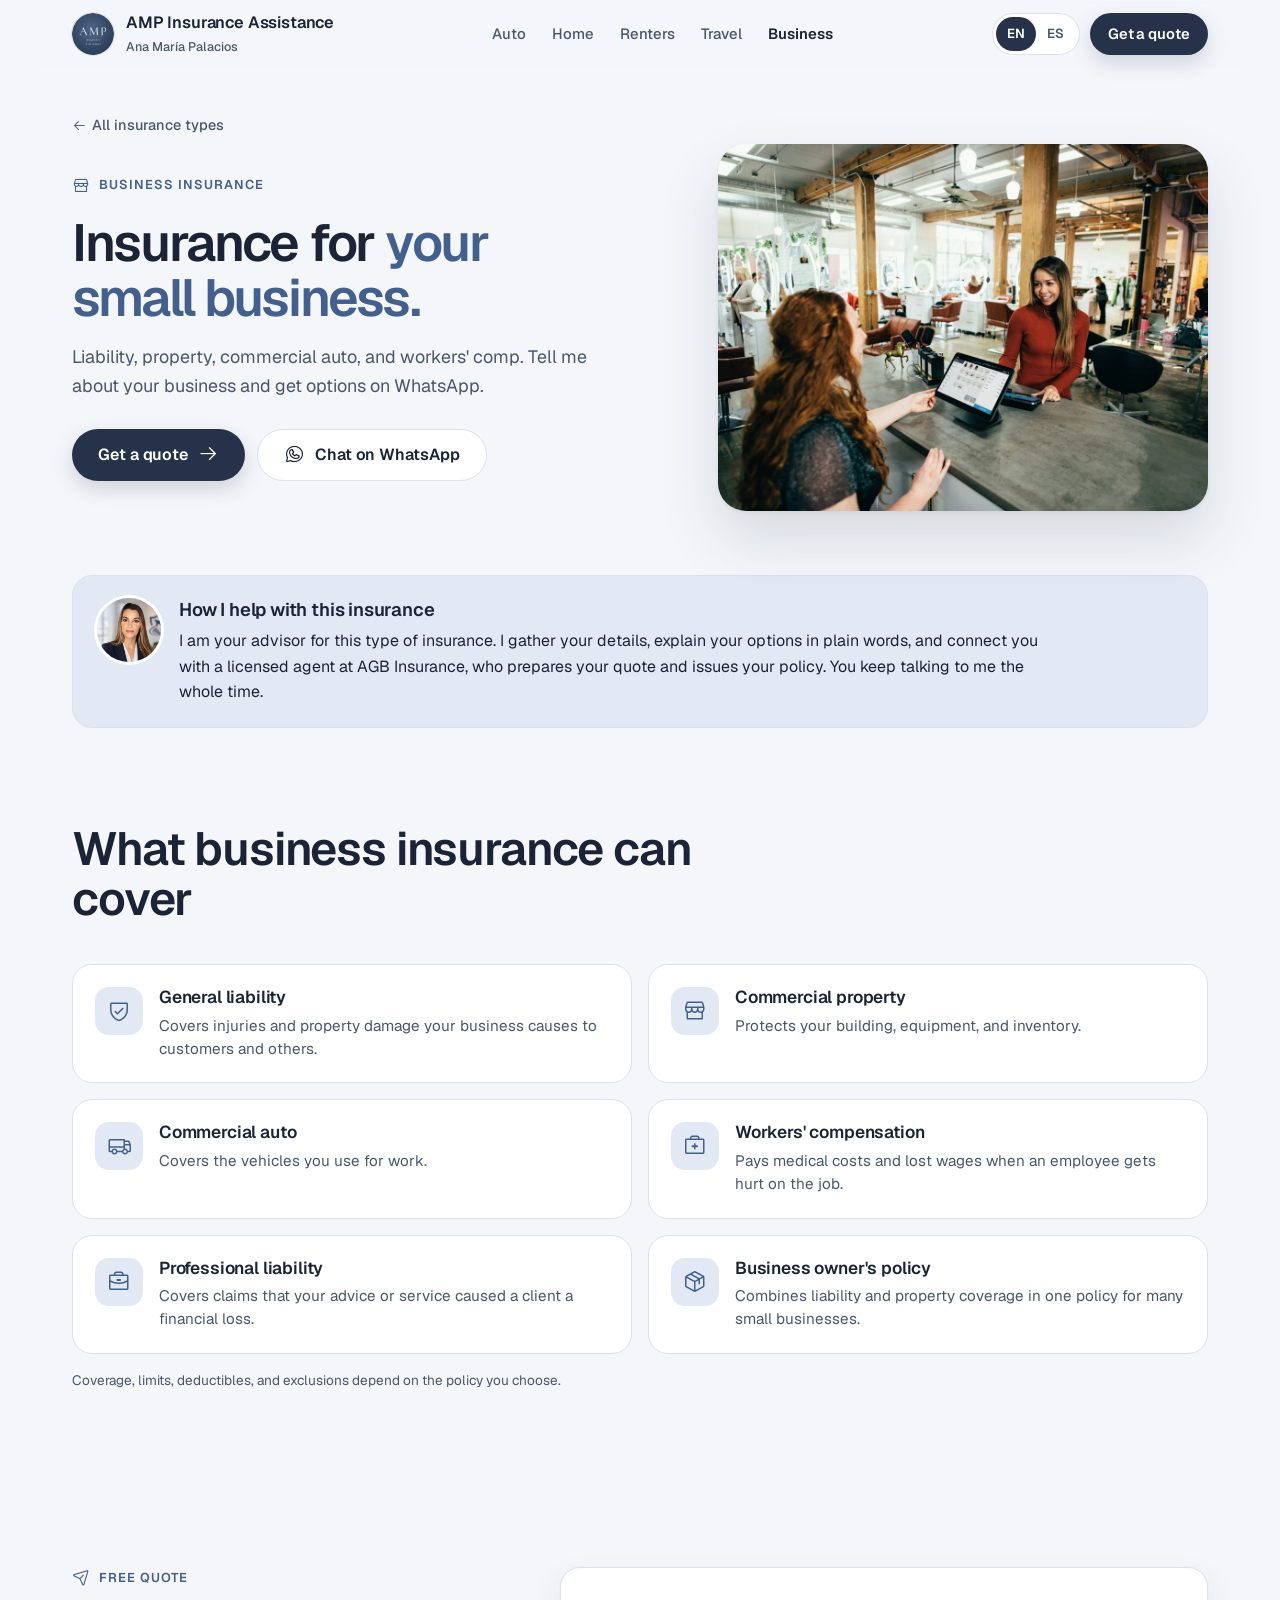
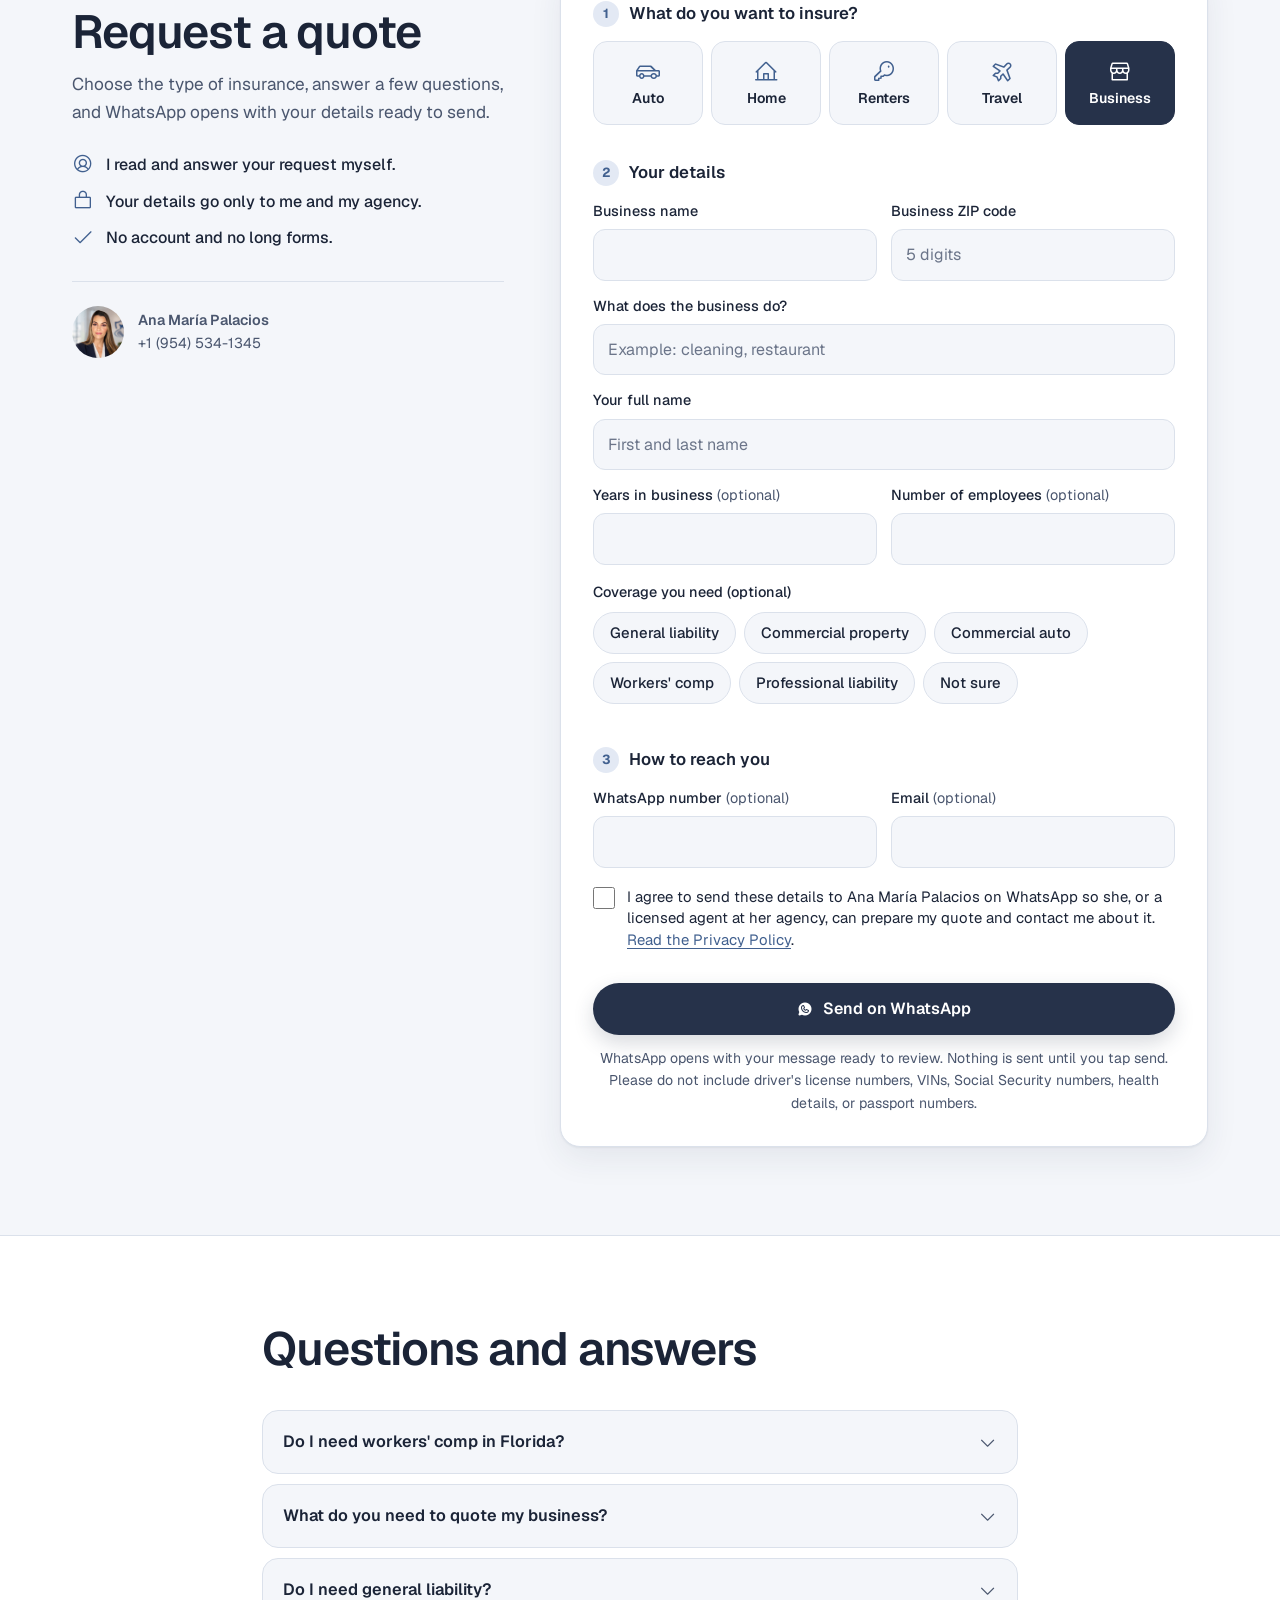
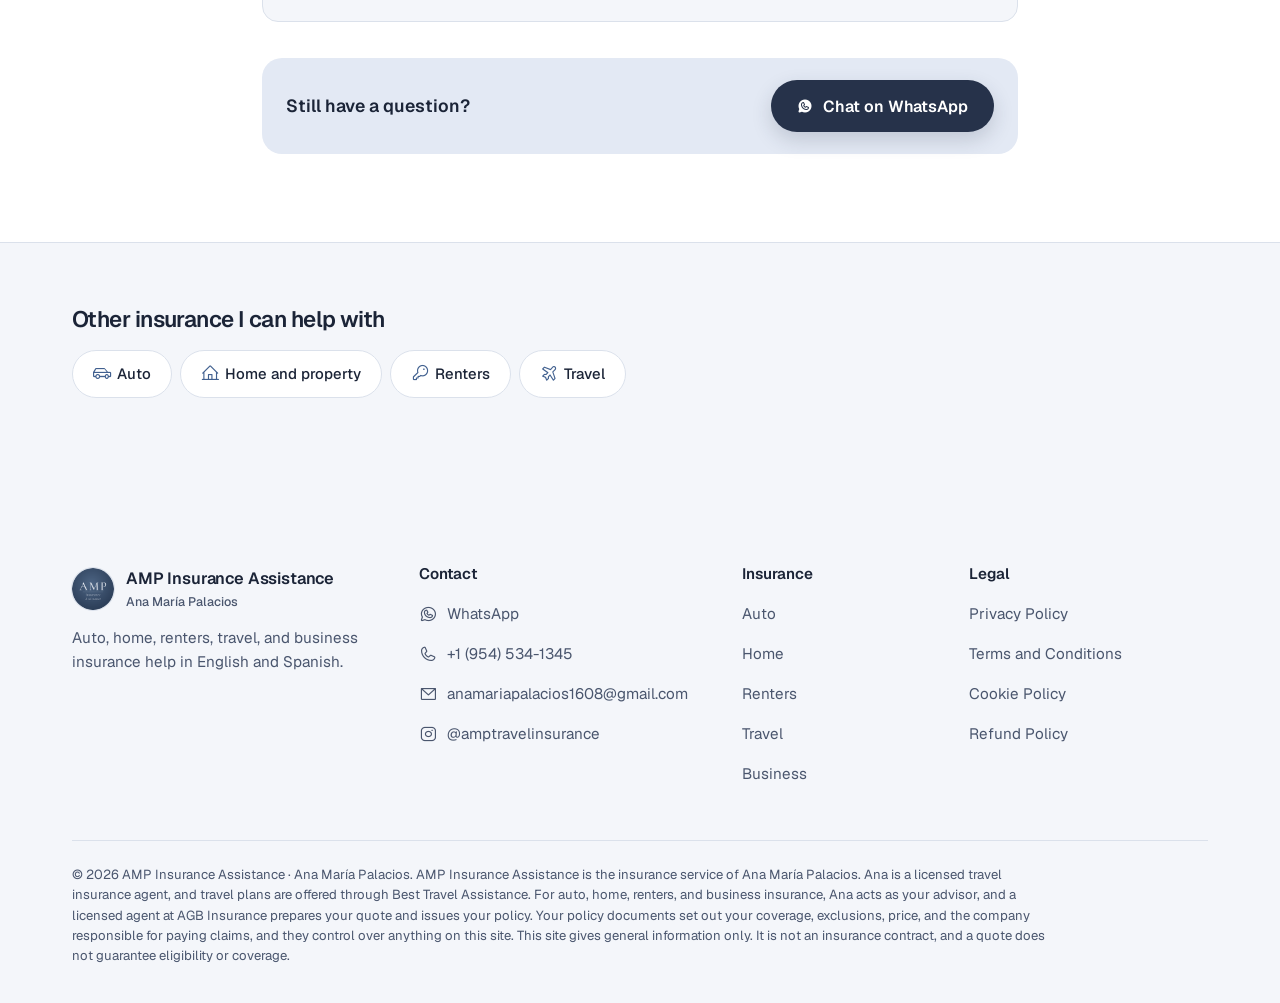
<file: business-insurance.html>
<!DOCTYPE html>
<html lang="en">
<head>
<meta charset="UTF-8" />
<meta name="viewport" content="width=device-width, initial-scale=1.0, viewport-fit=cover" />
<title>Business Insurance Quotes in English and Spanish | AMP Insurance Assistance</title>
<meta name="description" content="Quote general liability, commercial property, commercial auto, and workers&#x27; comp for your small business, with help in English and Spanish." />
<link rel="canonical" href="https://samirawad24.github.io/amptravelinsurance/business-insurance.html" />
<meta name="robots" content="index, follow, max-image-preview:large" />
<meta name="author" content="Ana María Palacios" />
<meta name="theme-color" content="#26324a" />
<meta name="color-scheme" content="light dark" />
<link rel="icon" href="assets/amp-logo-128.png" type="image/png" />
<link rel="apple-touch-icon" href="assets/amp-logo-512.png" />
<meta property="og:type" content="website" />
<meta property="og:site_name" content="AMP Insurance Assistance" />
<meta property="og:title" content="Business Insurance Quotes in English and Spanish | AMP Insurance Assistance" />
<meta property="og:description" content="Quote general liability, commercial property, commercial auto, and workers&#x27; comp for your small business, with help in English and Spanish." />
<meta property="og:url" content="https://samirawad24.github.io/amptravelinsurance/business-insurance.html" />
<meta property="og:image" content="https://samirawad24.github.io/amptravelinsurance/assets/og-share.jpg" />
<meta property="og:image:width" content="1200" />
<meta property="og:image:height" content="630" />
<meta property="og:image:alt" content="AMP Insurance Assistance logo" />
<meta property="og:locale" content="en_US" />
<meta property="og:locale:alternate" content="es_US" />
<meta name="twitter:card" content="summary_large_image" />
<meta name="twitter:title" content="Business Insurance Quotes in English and Spanish | AMP Insurance Assistance" />
<meta name="twitter:description" content="Quote general liability, commercial property, commercial auto, and workers&#x27; comp for your small business, with help in English and Spanish." />
<meta name="twitter:image" content="https://samirawad24.github.io/amptravelinsurance/assets/og-share.jpg" />
<link rel="preload" href="assets/fonts/geist-latin.woff2" as="font" type="font/woff2" crossorigin />
<link rel="preload" as="image" href="assets/line-business.jpg" fetchpriority="high" />
<link rel="stylesheet" href="assets/fonts/fonts.css" />
<link rel="stylesheet" href="assets/site.css" />
<script type="application/ld+json">
{
 "@context": "https://schema.org",
 "@graph": [
  {
   "@type": "Service",
   "@id": "https://samirawad24.github.io/amptravelinsurance/business-insurance.html#service",
   "name": "Business insurance quotes",
   "serviceType": "Business insurance",
   "description": "Quote general liability, commercial property, commercial auto, and workers' comp for your small business, with help in English and Spanish.",
   "url": "https://samirawad24.github.io/amptravelinsurance/business-insurance.html",
   "provider": {
    "@id": "https://samirawad24.github.io/amptravelinsurance/#business"
   },
   "areaServed": {
    "@type": "Country",
    "name": "United States"
   },
   "availableLanguage": [
    "en",
    "es"
   ]
  },
  {
   "@type": "BreadcrumbList",
   "itemListElement": [
    {
     "@type": "ListItem",
     "position": 1,
     "name": "AMP Insurance Assistance",
     "item": "https://samirawad24.github.io/amptravelinsurance/"
    },
    {
     "@type": "ListItem",
     "position": 2,
     "name": "Business insurance",
     "item": "https://samirawad24.github.io/amptravelinsurance/business-insurance.html"
    }
   ]
  },
  {
   "@type": "FAQPage",
   "@id": "https://samirawad24.github.io/amptravelinsurance/business-insurance.html#faq",
   "mainEntity": [
    {
     "@type": "Question",
     "name": "Do I need workers' comp in Florida?",
     "acceptedAnswer": {
      "@type": "Answer",
      "text": "Florida requires it for most non-construction businesses with four or more employees, and for construction businesses with one or more employees. Different rules apply to farms."
     }
    },
    {
     "@type": "Question",
     "name": "What do you need to quote my business?",
     "acceptedAnswer": {
      "@type": "Answer",
      "text": "The business name, what it does, its ZIP code, and your name. Years in business and the number of employees help too."
     }
    },
    {
     "@type": "Question",
     "name": "Do I need general liability?",
     "acceptedAnswer": {
      "@type": "Answer",
      "text": "Many landlords, clients, and contracts require it. Send me the requirement and we will match the quote to it."
     }
    }
   ]
  }
 ]
}
</script>
</head>
<body>
<a class="skip" href="#main" data-i18n="skip">Skip to content</a>
<div id="top-sentinel" style="position:absolute;top:0;height:1px;width:1px"></div>
<header class="nav" id="nav">
  <div class="wrap nav-in">
    <a class="brand" href="./" aria-label="AMP Insurance Assistance, Home page">
      <img src="assets/amp-logo-128.png" alt="" width="42" height="42" />
      <span class="brand-txt"><b>AMP Insurance Assistance</b><small>Ana María Palacios</small></span>
    </a>
    <nav aria-label="Insurance"><ul class="nav-links"><li><a href="auto-insurance.html" data-i18n="nav_auto">Auto</a></li><li><a href="home-insurance.html" data-i18n="nav_home">Home</a></li><li><a href="renters-insurance.html" data-i18n="nav_renters">Renters</a></li><li><a href="travel-insurance.html" data-i18n="nav_travel">Travel</a></li><li><a href="business-insurance.html" aria-current="page" data-i18n="nav_business">Business</a></li></ul></nav>
    <div class="nav-r">
      <div class="lang" role="group" aria-label="Language / Idioma">
        <button type="button" data-lang="en" aria-pressed="true" aria-label="English">EN</button>
        <button type="button" data-lang="es" aria-pressed="false" aria-label="Español">ES</button>
      </div>
      <a class="btn btn-primary" href="#quote" data-i18n="cta_quote">Get a quote</a>
      <button type="button" class="menu-btn" id="menuBtn" aria-expanded="false" aria-controls="menuPanel" aria-label="Open menu" data-i18n-aria="menu_open"><i class="ph ph-list" aria-hidden="true"></i></button>
    </div>
  </div>
  <div class="menu-panel" id="menuPanel" hidden>
    <ul><li><a href="auto-insurance.html"><i class="ph ph-car-profile" aria-hidden="true"></i><span data-i18n="nav_auto">Auto</span></a></li><li><a href="home-insurance.html"><i class="ph ph-house-line" aria-hidden="true"></i><span data-i18n="nav_home">Home</span></a></li><li><a href="renters-insurance.html"><i class="ph ph-key" aria-hidden="true"></i><span data-i18n="nav_renters">Renters</span></a></li><li><a href="travel-insurance.html"><i class="ph ph-airplane-tilt" aria-hidden="true"></i><span data-i18n="nav_travel">Travel</span></a></li><li><a href="business-insurance.html" aria-current="page"><i class="ph ph-storefront" aria-hidden="true"></i><span data-i18n="nav_business">Business</span></a></li></ul>
    <a class="btn btn-primary" href="#quote" data-i18n="cta_quote">Get a quote</a>
  </div>
</header>
<main id="main" tabindex="-1">
<section class="lhero">
  <div class="wrap">
    <a class="crumb" href="./#lines"><i class="ph ph-arrow-left" aria-hidden="true"></i><span data-i18n="back_home">All insurance types</span></a>
    <div class="lhero-grid">
      <div>
        <span class="eyebrow"><i class="ph ph-storefront" aria-hidden="true"></i><span data-i18n="eyebrow">Business insurance</span></span>
        <h1 data-i18n="h1" data-html>Insurance for <em>your small business.</em></h1>
        <p class="lede" data-i18n="sub">Liability, property, commercial auto, and workers&#x27; comp. Tell me about your business and get options on WhatsApp.</p>
        <div class="hero-cta" style="margin-top:28px">
          <a class="btn btn-primary" href="#quote"><span data-i18n="cta_quote">Get a quote</span><i class="ph ph-arrow-right" aria-hidden="true"></i></a>
          <a class="btn btn-ghost" data-wa-link href="#" target="_blank" rel="noopener"><i class="ph ph-whatsapp-logo" aria-hidden="true"></i><span data-i18n="cta_whatsapp">Chat on WhatsApp</span></a>
        </div>
      </div>
      <div class="lhero-img"><img src="assets/line-business.jpg" width="1200" height="800" fetchpriority="high" decoding="async" alt="" /></div>
    </div>
  </div>
</section>
<section class="advise">
  <div class="wrap"><div class="advise-in" data-reveal>
    <img src="assets/ana-headshot.jpg" width="64" height="64" loading="lazy" alt="" />
    <div><h2 data-i18n="adv_h">How I help with this insurance</h2><p data-i18n="adv_p">I am your advisor for this type of insurance. I gather your details, explain your options in plain words, and connect you with a licensed agent at AGB Insurance, who prepares your quote and issues your policy. You keep talking to me the whole time.</p></div>
  </div></div>
</section>
<section class="sec" id="coverage">
  <div class="wrap">
    <h2 data-reveal data-i18n="cov_h2">What business insurance can cover</h2>
    <ul class="covlist" data-reveal><li><span class="cov-ico"><i class="ph ph-shield-check" aria-hidden="true"></i></span><div><h3 data-i18n="cov_0_t">General liability</h3><p data-i18n="cov_0_d">Covers injuries and property damage your business causes to customers and others.</p></div></li><li><span class="cov-ico"><i class="ph ph-storefront" aria-hidden="true"></i></span><div><h3 data-i18n="cov_1_t">Commercial property</h3><p data-i18n="cov_1_d">Protects your building, equipment, and inventory.</p></div></li><li><span class="cov-ico"><i class="ph ph-truck" aria-hidden="true"></i></span><div><h3 data-i18n="cov_2_t">Commercial auto</h3><p data-i18n="cov_2_d">Covers the vehicles you use for work.</p></div></li><li><span class="cov-ico"><i class="ph ph-first-aid-kit" aria-hidden="true"></i></span><div><h3 data-i18n="cov_3_t">Workers&#x27; compensation</h3><p data-i18n="cov_3_d">Pays medical costs and lost wages when an employee gets hurt on the job.</p></div></li><li><span class="cov-ico"><i class="ph ph-briefcase" aria-hidden="true"></i></span><div><h3 data-i18n="cov_4_t">Professional liability</h3><p data-i18n="cov_4_d">Covers claims that your advice or service caused a client a financial loss.</p></div></li><li><span class="cov-ico"><i class="ph ph-package" aria-hidden="true"></i></span><div><h3 data-i18n="cov_5_t">Business owner&#x27;s policy</h3><p data-i18n="cov_5_d">Combines liability and property coverage in one policy for many small businesses.</p></div></li></ul>
    <p class="fine" data-i18n="cov_fine">Coverage, limits, deductibles, and exclusions depend on the policy you choose.</p>
  </div>
</section>
<section class="sec" id="quote">
  <div class="wrap quote-grid">
    <div class="quote-side" data-reveal>
      <span class="eyebrow"><i class="ph ph-paper-plane-tilt" aria-hidden="true"></i><span data-i18n="quote_eyebrow">Free quote</span></span>
      <h2 style="margin-top:14px" data-i18n="quote_h2">Request a quote</h2>
      <p class="lede" data-i18n="quote_sub">Choose the type of insurance, answer a few questions, and WhatsApp opens with your details ready to send.</p>
      <ul class="assure">
        <li><i class="ph ph-user-circle" aria-hidden="true"></i><span data-i18n="assure_1">I read and answer your request myself.</span></li>
        <li><i class="ph ph-lock-simple" aria-hidden="true"></i><span data-i18n="assure_2">Your details go only to me and my agency.</span></li>
        <li><i class="ph ph-check" aria-hidden="true"></i><span data-i18n="assure_3">No account and no long forms.</span></li>
      </ul>
      <div class="side-contact">
        <img src="assets/ana-headshot.jpg" width="52" height="52" loading="lazy" alt="" />
        <span><b>Ana María Palacios</b><span class="js-phone">+1 (954) 534-1345</span></span>
      </div>
    </div>
    <div class="card form-card" data-reveal>
  <form id="quoteForm" novalidate data-preset="business">
    <fieldset class="fgroup"><legend><span class="num">1</span><span data-i18n="q_type">What do you want to insure?</span></legend>
      <div class="types"><label class="type"><input type="radio" name="qtype" value="auto" /><span class="type-face"><i class="ph ph-car-profile" aria-hidden="true"></i><span data-i18n="t_auto">Auto</span></span></label><label class="type"><input type="radio" name="qtype" value="home" /><span class="type-face"><i class="ph ph-house-line" aria-hidden="true"></i><span data-i18n="t_home">Home</span></span></label><label class="type"><input type="radio" name="qtype" value="renters" /><span class="type-face"><i class="ph ph-key" aria-hidden="true"></i><span data-i18n="t_renters">Renters</span></span></label><label class="type"><input type="radio" name="qtype" value="travel" /><span class="type-face"><i class="ph ph-airplane-tilt" aria-hidden="true"></i><span data-i18n="t_travel">Travel</span></span></label><label class="type"><input type="radio" name="qtype" value="business" /><span class="type-face"><i class="ph ph-storefront" aria-hidden="true"></i><span data-i18n="t_business">Business</span></span></label></div>
      <div class="err type-err" id="typeErr" data-i18n="err_type">Choose the type of insurance you want to quote.</div>
    </fieldset>
    <fieldset class="fgroup qsec" data-for="auto" hidden disabled><legend><span class="num">2</span><span data-i18n="q_details">Your details</span></legend><div class="field field-sm"><label for="a-zip"><span data-i18n="a_zip">ZIP code where the car is kept</span></label><input id="a-zip" name="a-zip" type="text" required data-wa="wa_zip" data-v="zip" data-err="err_zip" data-i18n-ph="ph_zip" placeholder="5 digits" data-digits="5" autocomplete="postal-code" inputmode="numeric" /><div class="err" data-i18n="err_zip">Enter a 5-digit ZIP code.</div></div><div class="rep" data-rep="drivers" data-title="driver" data-max="6" data-wa="wa_drivers"><div class="rep-list"></div><template><div class="grid-2"><div class="field "><label for="__ID__-name"><span data-i18n="f_name">Full name</span></label><input id="__ID__-name" name="__ID__-name" type="text" required data-err="err_name" data-i18n-ph="ph_name" placeholder="First and last name" autocomplete="off" /><div class="err" data-i18n="err_name">Enter the full name.</div></div><div class="field "><label for="__ID__-dob"><span data-i18n="f_dob">Date of birth</span></label><input id="__ID__-dob" name="__ID__-dob" type="date" required data-wa-label="wa_dob" data-v="dob" data-err="err_dob" autocomplete="off" data-max-today="1" min="1900-01-01" /><div class="err" data-i18n="err_dob">Enter a date of birth.</div></div></div></template><button type="button" class="rep-add"><i class="ph ph-plus" aria-hidden="true"></i><span data-i18n="add_driver">Add another driver</span></button></div><div class="rep" data-rep="vehicles" data-title="vehicle" data-max="6" data-wa="wa_vehicles" data-join="space"><div class="rep-list"></div><template><div class="grid-3"><div class="field "><label for="__ID__-year"><span data-i18n="f_year">Year</span></label><input id="__ID__-year" name="__ID__-year" type="text" required data-v="year" data-err="err_year" data-digits="4" autocomplete="off" inputmode="numeric" /><div class="err" data-i18n="err_year">Enter a 4-digit year.</div></div><div class="field "><label for="__ID__-make"><span data-i18n="f_make">Make</span></label><input id="__ID__-make" name="__ID__-make" type="text" required data-err="err_required" data-i18n-ph="ph_make" placeholder="Toyota" autocomplete="off" /><div class="err" data-i18n="err_required">Fill in this field.</div></div><div class="field "><label for="__ID__-model"><span data-i18n="f_model">Model</span></label><input id="__ID__-model" name="__ID__-model" type="text" required data-err="err_required" data-i18n-ph="ph_model" placeholder="Corolla" autocomplete="off" /><div class="err" data-i18n="err_required">Fill in this field.</div></div></div></template><button type="button" class="rep-add"><i class="ph ph-plus" aria-hidden="true"></i><span data-i18n="add_vehicle">Add another vehicle</span></button></div><div class="chip-group" data-wa="wa_cov"><span class="flabel" id="a-cov-lbl"><span data-i18n="a_cov">Coverage you want</span> <span class="opt" data-i18n="opt">(optional)</span></span><div class="chips" role="radiogroup" aria-labelledby="a-cov-lbl"><label class="chip"><input type="radio" name="a-cov" value="min" /><span class="chip-face"><i class="ph ph-check" aria-hidden="true"></i><span data-i18n="a_cov_min">State minimum</span></span></label><label class="chip"><input type="radio" name="a-cov" value="full" /><span class="chip-face"><i class="ph ph-check" aria-hidden="true"></i><span data-i18n="a_cov_full">Full coverage</span></span></label><label class="chip"><input type="radio" name="a-cov" value="unsure" /><span class="chip-face"><i class="ph ph-check" aria-hidden="true"></i><span data-i18n="a_cov_unsure">Not sure</span></span></label></div></div><div class="field "><label for="a-current"><span data-i18n="f_current">Current insurance company</span> <span class="opt" data-i18n="opt">(optional)</span></label><input id="a-current" name="a-current" type="text" data-wa="wa_current" autocomplete="off" /></div></fieldset>
    <fieldset class="fgroup qsec" data-for="home" hidden disabled><legend><span class="num">2</span><span data-i18n="q_details">Your details</span></legend><div class="chip-group" data-wa="wa_ptype" data-required="1"><span class="flabel" id="h-ptype-lbl"><span data-i18n="h_ptype">Type of property</span></span><div class="chips" role="radiogroup" aria-labelledby="h-ptype-lbl"><label class="chip"><input type="radio" name="h-ptype" value="house" /><span class="chip-face"><i class="ph ph-check" aria-hidden="true"></i><span data-i18n="h_house">House</span></span></label><label class="chip"><input type="radio" name="h-ptype" value="condo" /><span class="chip-face"><i class="ph ph-check" aria-hidden="true"></i><span data-i18n="h_condo">Condo</span></span></label><label class="chip"><input type="radio" name="h-ptype" value="town" /><span class="chip-face"><i class="ph ph-check" aria-hidden="true"></i><span data-i18n="h_town">Townhouse</span></span></label><label class="chip"><input type="radio" name="h-ptype" value="mobile" /><span class="chip-face"><i class="ph ph-check" aria-hidden="true"></i><span data-i18n="h_mobile">Mobile home</span></span></label><label class="chip"><input type="radio" name="h-ptype" value="rental" /><span class="chip-face"><i class="ph ph-check" aria-hidden="true"></i><span data-i18n="h_rental">Rental property I own</span></span></label></div><div class="err" data-i18n="err_choose">Choose one option.</div></div><div class="grid-2"><div class="field "><label for="h-zip"><span data-i18n="h_zip">ZIP code of the property</span></label><input id="h-zip" name="h-zip" type="text" required data-wa="wa_zip" data-v="zip" data-err="err_zip" data-i18n-ph="ph_zip" placeholder="5 digits" data-digits="5" autocomplete="postal-code" inputmode="numeric" /><div class="err" data-i18n="err_zip">Enter a 5-digit ZIP code.</div></div><div class="field "><label for="h-built"><span data-i18n="h_built">Year built</span> <span class="opt" data-i18n="opt">(optional)</span></label><input id="h-built" name="h-built" type="text" data-wa="wa_built" data-v="year" data-digits="4" autocomplete="off" inputmode="numeric" /><div class="err" data-i18n="err_year">Enter a 4-digit year.</div></div></div><div class="grid-2"><div class="field "><label for="h-owner"><span data-i18n="h_owner">Owner&#x27;s full name</span></label><input id="h-owner" name="h-owner" type="text" required data-wa="wa_owner" data-err="err_name" data-i18n-ph="ph_name" placeholder="First and last name" autocomplete="name" /><div class="err" data-i18n="err_name">Enter the full name.</div></div><div class="field "><label for="h-owner-dob"><span data-i18n="h_owner_dob">Owner&#x27;s date of birth</span></label><input id="h-owner-dob" name="h-owner-dob" type="date" required data-wa="wa_owner_dob" data-v="dob" data-err="err_dob" autocomplete="off" data-max-today="1" min="1900-01-01" /><div class="err" data-i18n="err_dob">Enter a date of birth.</div></div></div><div class="field "><label for="h-current"><span data-i18n="f_current">Current insurance company</span> <span class="opt" data-i18n="opt">(optional)</span></label><input id="h-current" name="h-current" type="text" data-wa="wa_current" autocomplete="off" /></div><div class="chip-group" data-wa="wa_extra"><span class="flabel" id="h-extra-lbl"><span data-i18n="h_extra">Also quote</span> <span class="opt" data-i18n="opt">(optional)</span></span><div class="chips" role="group" aria-labelledby="h-extra-lbl"><label class="chip"><input type="checkbox" name="h-extra" value="flood" /><span class="chip-face"><i class="ph ph-check" aria-hidden="true"></i><span data-i18n="h_flood">Flood</span></span></label><label class="chip"><input type="checkbox" name="h-extra" value="umbrella" /><span class="chip-face"><i class="ph ph-check" aria-hidden="true"></i><span data-i18n="h_umbrella">Umbrella</span></span></label></div></div></fieldset>
    <fieldset class="fgroup qsec" data-for="renters" hidden disabled><legend><span class="num">2</span><span data-i18n="q_details">Your details</span></legend><div class="field field-sm"><label for="r-zip"><span data-i18n="r_zip">ZIP code of your rental</span></label><input id="r-zip" name="r-zip" type="text" required data-wa="wa_zip" data-v="zip" data-err="err_zip" data-i18n-ph="ph_zip" placeholder="5 digits" data-digits="5" autocomplete="postal-code" inputmode="numeric" /><div class="err" data-i18n="err_zip">Enter a 5-digit ZIP code.</div></div><div class="grid-2"><div class="field "><label for="r-name"><span data-i18n="r_name">Your full name</span></label><input id="r-name" name="r-name" type="text" required data-wa="wa_name" data-err="err_name" data-i18n-ph="ph_name" placeholder="First and last name" autocomplete="name" /><div class="err" data-i18n="err_name">Enter the full name.</div></div><div class="field "><label for="r-dob"><span data-i18n="r_dob">Your date of birth</span></label><input id="r-dob" name="r-dob" type="date" required data-wa="wa_dob" data-v="dob" data-err="err_dob" autocomplete="off" data-max-today="1" min="1900-01-01" /><div class="err" data-i18n="err_dob">Enter a date of birth.</div></div></div><div class="field field-sm"><label for="r-move"><span data-i18n="r_move">Move-in date</span> <span class="opt" data-i18n="opt">(optional)</span></label><input id="r-move" name="r-move" type="date" data-wa="wa_move" autocomplete="off" /></div><div class="chip-group" data-wa="wa_value"><span class="flabel" id="r-value-lbl"><span data-i18n="r_value">About how much are your belongings worth?</span> <span class="opt" data-i18n="opt">(optional)</span></span><div class="chips" role="radiogroup" aria-labelledby="r-value-lbl"><label class="chip"><input type="radio" name="r-value" value="v1" /><span class="chip-face"><i class="ph ph-check" aria-hidden="true"></i><span data-i18n="r_v1">Under $15,000</span></span></label><label class="chip"><input type="radio" name="r-value" value="v2" /><span class="chip-face"><i class="ph ph-check" aria-hidden="true"></i><span data-i18n="r_v2">$15,000 to $30,000</span></span></label><label class="chip"><input type="radio" name="r-value" value="v3" /><span class="chip-face"><i class="ph ph-check" aria-hidden="true"></i><span data-i18n="r_v3">$30,000 to $50,000</span></span></label><label class="chip"><input type="radio" name="r-value" value="v4" /><span class="chip-face"><i class="ph ph-check" aria-hidden="true"></i><span data-i18n="r_v4">Over $50,000</span></span></label><label class="chip"><input type="radio" name="r-value" value="v5" /><span class="chip-face"><i class="ph ph-check" aria-hidden="true"></i><span data-i18n="r_v5">Not sure</span></span></label></div></div></fieldset>
    <fieldset class="fgroup qsec" data-for="travel" hidden disabled><legend><span class="num">2</span><span data-i18n="q_details">Your details</span></legend><div class="rep" data-rep="travelers" data-title="traveler" data-max="10" data-wa="wa_travelers"><div class="rep-list"></div><template><div class="grid-2"><div class="field "><label for="__ID__-name"><span data-i18n="f_name">Full name</span></label><input id="__ID__-name" name="__ID__-name" type="text" required data-err="err_name" data-i18n-ph="ph_name" placeholder="First and last name" autocomplete="off" /><div class="err" data-i18n="err_name">Enter the full name.</div></div><div class="field "><label for="__ID__-dob"><span data-i18n="f_dob">Date of birth</span></label><input id="__ID__-dob" name="__ID__-dob" type="date" required data-wa-label="wa_dob" data-v="dob" data-err="err_dob" autocomplete="off" data-max-today="1" min="1900-01-01" /><div class="err" data-i18n="err_dob">Enter a date of birth.</div></div></div></template><button type="button" class="rep-add"><i class="ph ph-plus" aria-hidden="true"></i><span data-i18n="add_traveler">Add another traveler</span></button></div><div class="grid-2"><div class="field "><label for="origin"><span data-i18n="tr_from">Leaving from</span></label><input id="origin" name="origin" type="text" required data-wa="wa_from" data-err="err_required" data-i18n-ph="ph_city" placeholder="City or country" data-ac="places" autocomplete="off" /><div class="err" data-i18n="err_required">Fill in this field.</div></div><div class="field "><label for="destination"><span data-i18n="tr_to">Going to</span></label><input id="destination" name="destination" type="text" required data-wa="wa_to" data-err="err_required" data-i18n-ph="ph_city" placeholder="City or country" data-ac="places" autocomplete="off" /><div class="err" data-i18n="err_required">Fill in this field.</div></div></div><div class="field "><label for="residence"><span data-i18n="tr_res">Country where you live</span></label><input id="residence" name="residence" type="text" required data-wa="wa_res" data-err="err_required" data-i18n-ph="ph_country" placeholder="Country" data-ac="countries" autocomplete="off" /><div class="err" data-i18n="err_required">Fill in this field.</div></div><div class="grid-2"><div class="field "><label for="depart"><span data-i18n="tr_dep">Departure</span> <span class="opt" data-i18n="opt">(optional)</span></label><input id="depart" name="depart" type="date" data-wa="wa_dep" autocomplete="off" data-min-today="1" /></div><div class="field "><label for="ret"><span data-i18n="tr_ret">Return</span> <span class="opt" data-i18n="opt">(optional)</span></label><input id="ret" name="ret" type="date" data-wa="wa_ret" autocomplete="off" data-v="after" data-after="depart" /><div class="err" data-i18n="err_ret">Return date must be after departure.</div></div></div><div class="chip-group" data-wa="wa_purpose"><span class="flabel" id="tr-purpose-lbl"><span data-i18n="tr_purpose">Trip purpose</span> <span class="opt" data-i18n="opt">(optional)</span></span><div class="chips" role="radiogroup" aria-labelledby="tr-purpose-lbl"><label class="chip"><input type="radio" name="tr-purpose" value="vacation" /><span class="chip-face"><i class="ph ph-check" aria-hidden="true"></i><span data-i18n="p_vacation">Vacation</span></span></label><label class="chip"><input type="radio" name="tr-purpose" value="business" /><span class="chip-face"><i class="ph ph-check" aria-hidden="true"></i><span data-i18n="p_business">Business</span></span></label><label class="chip"><input type="radio" name="tr-purpose" value="study" /><span class="chip-face"><i class="ph ph-check" aria-hidden="true"></i><span data-i18n="p_study">Study</span></span></label><label class="chip"><input type="radio" name="tr-purpose" value="family" /><span class="chip-face"><i class="ph ph-check" aria-hidden="true"></i><span data-i18n="p_family">Visiting family</span></span></label></div></div><div class="chip-group" data-wa="wa_prio"><span class="flabel" id="tr-prio-lbl"><span data-i18n="tr_prio">Coverage you care about</span> <span class="opt" data-i18n="opt">(optional)</span></span><div class="chips" role="group" aria-labelledby="tr-prio-lbl"><label class="chip"><input type="checkbox" name="tr-prio" value="medical" /><span class="chip-face"><i class="ph ph-check" aria-hidden="true"></i><span data-i18n="c_medical">Medical</span></span></label><label class="chip"><input type="checkbox" name="tr-prio" value="cancel" /><span class="chip-face"><i class="ph ph-check" aria-hidden="true"></i><span data-i18n="c_cancel">Cancellation</span></span></label><label class="chip"><input type="checkbox" name="tr-prio" value="baggage" /><span class="chip-face"><i class="ph ph-check" aria-hidden="true"></i><span data-i18n="c_baggage">Baggage</span></span></label><label class="chip"><input type="checkbox" name="tr-prio" value="delays" /><span class="chip-face"><i class="ph ph-check" aria-hidden="true"></i><span data-i18n="c_delays">Delays</span></span></label></div></div></fieldset>
    <fieldset class="fgroup qsec" data-for="business" hidden disabled><legend><span class="num">2</span><span data-i18n="q_details">Your details</span></legend><div class="grid-2"><div class="field "><label for="b-name"><span data-i18n="b_name">Business name</span></label><input id="b-name" name="b-name" type="text" required data-wa="wa_bname" data-err="err_required" autocomplete="organization" /><div class="err" data-i18n="err_required">Fill in this field.</div></div><div class="field "><label for="b-zip"><span data-i18n="b_zip">Business ZIP code</span></label><input id="b-zip" name="b-zip" type="text" required data-wa="wa_zip" data-v="zip" data-err="err_zip" data-i18n-ph="ph_zip" placeholder="5 digits" data-digits="5" autocomplete="postal-code" inputmode="numeric" /><div class="err" data-i18n="err_zip">Enter a 5-digit ZIP code.</div></div></div><div class="field "><label for="b-what"><span data-i18n="b_what">What does the business do?</span></label><input id="b-what" name="b-what" type="text" required data-wa="wa_bwhat" data-err="err_required" data-i18n-ph="ph_what" placeholder="Example: cleaning, restaurant" autocomplete="off" /><div class="err" data-i18n="err_required">Fill in this field.</div></div><div class="field "><label for="b-owner"><span data-i18n="b_owner">Your full name</span></label><input id="b-owner" name="b-owner" type="text" required data-wa="wa_name" data-err="err_name" data-i18n-ph="ph_name" placeholder="First and last name" autocomplete="name" /><div class="err" data-i18n="err_name">Enter the full name.</div></div><div class="grid-2"><div class="field "><label for="b-years"><span data-i18n="b_years">Years in business</span> <span class="opt" data-i18n="opt">(optional)</span></label><input id="b-years" name="b-years" type="text" data-wa="wa_years" data-digits="3" autocomplete="off" inputmode="numeric" /></div><div class="field "><label for="b-emps"><span data-i18n="b_emps">Number of employees</span> <span class="opt" data-i18n="opt">(optional)</span></label><input id="b-emps" name="b-emps" type="text" data-wa="wa_emps" data-digits="5" autocomplete="off" inputmode="numeric" /></div></div><div class="chip-group" data-wa="wa_bcov"><span class="flabel" id="b-cov-lbl"><span data-i18n="b_cov">Coverage you need</span> <span class="opt" data-i18n="opt">(optional)</span></span><div class="chips" role="group" aria-labelledby="b-cov-lbl"><label class="chip"><input type="checkbox" name="b-cov" value="gl" /><span class="chip-face"><i class="ph ph-check" aria-hidden="true"></i><span data-i18n="b_gl">General liability</span></span></label><label class="chip"><input type="checkbox" name="b-cov" value="prop" /><span class="chip-face"><i class="ph ph-check" aria-hidden="true"></i><span data-i18n="b_prop">Commercial property</span></span></label><label class="chip"><input type="checkbox" name="b-cov" value="auto" /><span class="chip-face"><i class="ph ph-check" aria-hidden="true"></i><span data-i18n="b_auto">Commercial auto</span></span></label><label class="chip"><input type="checkbox" name="b-cov" value="wc" /><span class="chip-face"><i class="ph ph-check" aria-hidden="true"></i><span data-i18n="b_wc">Workers&#x27; comp</span></span></label><label class="chip"><input type="checkbox" name="b-cov" value="pro" /><span class="chip-face"><i class="ph ph-check" aria-hidden="true"></i><span data-i18n="b_pro">Professional liability</span></span></label><label class="chip"><input type="checkbox" name="b-cov" value="unsure" /><span class="chip-face"><i class="ph ph-check" aria-hidden="true"></i><span data-i18n="b_unsure">Not sure</span></span></label></div></div></fieldset>
    <fieldset class="fgroup" id="qcontact" hidden disabled><legend><span class="num">3</span><span data-i18n="q_contact">How to reach you</span></legend><div class="grid-2"><div class="field "><label for="waNumber"><span data-i18n="f_wa">WhatsApp number</span> <span class="opt" data-i18n="opt">(optional)</span></label><input id="waNumber" name="waNumber" type="tel" data-wa="wa_contact_wa" autocomplete="tel" inputmode="tel" /></div><div class="field "><label for="email"><span data-i18n="f_email">Email</span> <span class="opt" data-i18n="opt">(optional)</span></label><input id="email" name="email" type="email" data-wa="wa_contact_email" data-v="email" autocomplete="email" inputmode="email" /><div class="err" data-i18n="err_email">Enter a valid email.</div></div></div><div class="consent"><input type="checkbox" id="consent" required aria-describedby="consentErr" /><label for="consent"><span data-i18n="consent">I agree to send these details to Ana María Palacios on WhatsApp so she, or a licensed agent at her agency, can prepare my quote and contact me about it.</span> <a href="privacy.html" data-i18n="consent_link">Read the Privacy Policy</a>.</label></div>
<div class="err consent-err" id="consentErr" data-i18n="err_consent">Check this box so I can contact you.</div></fieldset>
    <div class="submit-row" id="qsubmit" hidden>
      <button type="submit" class="btn btn-primary btn-block"><i class="ph-fill ph-whatsapp-logo" aria-hidden="true"></i><span data-i18n="submit">Send on WhatsApp</span></button>
      <p class="form-note" data-i18n="form_note">WhatsApp opens with your message ready to review. Nothing is sent until you tap send. Please do not include driver&#x27;s license numbers, VINs, Social Security numbers, health details, or passport numbers.</p>
    </div>
  </form>
  <div class="success" id="success" role="status" aria-live="polite" tabindex="-1">
    <div class="chk"><i class="ph ph-check" aria-hidden="true"></i></div>
    <h3 data-i18n="s_h">One more tap</h3>
    <p data-i18n="s_p">WhatsApp should open with your request. Tap send there so it reaches me. If it did not open, use the button below.</p>
    <div class="copy-box" id="copyBox"></div>
    <div class="acts">
      <a class="btn btn-primary" id="successWa" href="#" target="_blank" rel="noopener"><i class="ph-fill ph-whatsapp-logo" aria-hidden="true"></i><span data-i18n="s_open">Open WhatsApp</span></a>
      <button type="button" class="btn btn-ghost" id="copyBtn"><i class="ph ph-copy" aria-hidden="true"></i><span data-i18n="s_copy">Copy details</span></button>
      <button type="button" class="btn btn-ghost" id="editBtn"><i class="ph ph-pencil-simple" aria-hidden="true"></i><span data-i18n="s_edit">Edit</span></button>
    </div>
  </div>
</div>
  </div>
</section>
<section class="sec faq" id="faq">
  <div class="wrap faq-in">
    <h2 data-reveal data-i18n="faq_h2">Questions and answers</h2>
    <div class="faq-list" id="faqList" data-reveal><details class="faq-item"><summary>Do I need workers&#x27; comp in Florida?<i class="ph ph-caret-down" aria-hidden="true"></i></summary><div class="ans">Florida requires it for most non-construction businesses with four or more employees, and for construction businesses with one or more employees. Different rules apply to farms.</div></details><details class="faq-item"><summary>What do you need to quote my business?<i class="ph ph-caret-down" aria-hidden="true"></i></summary><div class="ans">The business name, what it does, its ZIP code, and your name. Years in business and the number of employees help too.</div></details><details class="faq-item"><summary>Do I need general liability?<i class="ph ph-caret-down" aria-hidden="true"></i></summary><div class="ans">Many landlords, clients, and contracts require it. Send me the requirement and we will match the quote to it.</div></details></div>
    <div class="faq-more" data-reveal>
      <b data-i18n="faq_more">Still have a question?</b>
      <a class="btn btn-primary" data-wa-link href="#" target="_blank" rel="noopener"><i class="ph-fill ph-whatsapp-logo" aria-hidden="true"></i><span data-i18n="cta_whatsapp">Chat on WhatsApp</span></a>
    </div>
  </div>
</section>
<section class="sec more">
  <div class="wrap">
    <h2 class="more-h" data-i18n="more_h">Other insurance I can help with</h2>
    <div class="chips more-chips"><a class="chip" href="auto-insurance.html"><span class="chip-face"><i class="ph ph-car-profile" aria-hidden="true" style="display:inline"></i><span data-i18n="card_auto_t">Auto</span></span></a><a class="chip" href="home-insurance.html"><span class="chip-face"><i class="ph ph-house-line" aria-hidden="true" style="display:inline"></i><span data-i18n="card_home_t">Home and property</span></span></a><a class="chip" href="renters-insurance.html"><span class="chip-face"><i class="ph ph-key" aria-hidden="true" style="display:inline"></i><span data-i18n="card_renters_t">Renters</span></span></a><a class="chip" href="travel-insurance.html"><span class="chip-face"><i class="ph ph-airplane-tilt" aria-hidden="true" style="display:inline"></i><span data-i18n="card_travel_t">Travel</span></span></a></div>
  </div>
</section>
</main>
<footer class="foot">
  <div class="wrap">
    <div class="foot-grid">
      <div class="foot-brand">
        <a class="brand" href="./" aria-label="AMP Insurance Assistance, Home page">
          <img src="assets/amp-logo-128.png" alt="" width="42" height="42" loading="lazy" />
          <span><b>AMP Insurance Assistance</b><small>Ana María Palacios</small></span>
        </a>
        <p data-i18n="foot_tag">Auto, home, renters, travel, and business insurance help in English and Spanish.</p>
      </div>
      <div>
        <h2 class="fh" data-i18n="foot_contact">Contact</h2>
        <ul>
          <li><a data-wa-link href="#" target="_blank" rel="noopener"><i class="ph ph-whatsapp-logo" aria-hidden="true"></i>WhatsApp</a></li>
          <li><a class="js-tel" href="tel:+19545341345"><i class="ph ph-phone" aria-hidden="true"></i><span class="js-phone">+1 (954) 534-1345</span></a></li>
          <li><a class="js-mail" href="mailto:anamariapalacios1608@gmail.com"><i class="ph ph-envelope-simple" aria-hidden="true"></i><span class="js-email">anamariapalacios1608@gmail.com</span></a></li>
          <li><a class="js-ig" href="https://instagram.com/amptravelinsurance" target="_blank" rel="noopener"><i class="ph ph-instagram-logo" aria-hidden="true"></i>@amptravelinsurance</a></li>
        </ul>
      </div>
      <div>
        <h2 class="fh" data-i18n="foot_ins">Insurance</h2>
        <ul><li><a href="auto-insurance.html" data-i18n="nav_auto">Auto</a></li><li><a href="home-insurance.html" data-i18n="nav_home">Home</a></li><li><a href="renters-insurance.html" data-i18n="nav_renters">Renters</a></li><li><a href="travel-insurance.html" data-i18n="nav_travel">Travel</a></li><li><a href="business-insurance.html" data-i18n="nav_business">Business</a></li></ul>
      </div>
      <div>
        <h2 class="fh" data-i18n="foot_legal_h">Legal</h2>
        <ul><li><a href="privacy.html" data-i18n="l_privacy">Privacy Policy</a></li><li><a href="terms.html" data-i18n="l_terms">Terms and Conditions</a></li><li><a href="cookies.html" data-i18n="l_cookies">Cookie Policy</a></li><li><a href="refund.html" data-i18n="l_refund">Refund Policy</a></li></ul>
      </div>
    </div>
    <div class="foot-bottom">
      <p>© <span class="js-year">2026</span> AMP Insurance Assistance · Ana María Palacios. <span data-i18n="foot_legal">AMP Insurance Assistance is the insurance service of Ana María Palacios. Ana is a licensed travel insurance agent, and travel plans are offered through Best Travel Assistance. For auto, home, renters, and business insurance, Ana acts as your advisor, and a licensed agent at AGB Insurance prepares your quote and issues your policy. Your policy documents set out your coverage, exclusions, price, and the company responsible for paying claims, and they control over anything on this site. This site gives general information only. It is not an insurance contract, and a quote does not guarantee eligibility or coverage.</span></p>
    </div>
  </div>
</footer>
<div class="mbar" id="mbar" aria-hidden="true">
  <a class="btn btn-primary" href="#quote" tabindex="-1" data-i18n="cta_quote">Get a quote</a>
  <a class="btn btn-ghost wa" data-wa-link href="#" target="_blank" rel="noopener" tabindex="-1" aria-label="Chat on WhatsApp" data-i18n-aria="cta_whatsapp"><i class="ph-fill ph-whatsapp-logo" aria-hidden="true"></i></a>
</div>
<script>window.SITE={"whatsapp": "19545341345", "phoneDisplay": "+1 (954) 534-1345", "email": "anamariapalacios1608@gmail.com", "instagram": "amptravelinsurance"};window.I18N={"en":{"skip":"Skip to content","brand_sub":"Ana María Palacios","nav_auto":"Auto","nav_home":"Home","nav_renters":"Renters","nav_travel":"Travel","nav_business":"Business","nav_home_page":"Home page","menu_open":"Open menu","menu_close":"Close menu","cta_quote":"Get a quote","cta_whatsapp":"Chat on WhatsApp","remove":"Remove","opt":"(optional)","q_type":"What do you want to insure?","q_details":"Your details","q_contact":"How to reach you","t_auto":"Auto","t_home":"Home","t_renters":"Renters","t_travel":"Travel","t_business":"Business","err_type":"Choose the type of insurance you want to quote.","err_required":"Fill in this field.","err_zip":"Enter a 5-digit ZIP code.","err_year":"Enter a 4-digit year.","err_email":"Enter a valid email.","err_dob":"Enter a date of birth.","err_dob_future":"Date of birth cannot be in the future.","err_ret":"Return date must be after departure.","err_name":"Enter the full name.","err_choose":"Choose one option.","err_consent":"Check this box so I can contact you.","f_name":"Full name","ph_name":"First and last name","f_dob":"Date of birth","f_zip":"ZIP code","ph_zip":"5 digits","f_current":"Current insurance company","a_zip":"ZIP code where the car is kept","driver":"Driver","add_driver":"Add another driver","vehicle":"Vehicle","add_vehicle":"Add another vehicle","f_year":"Year","f_make":"Make","ph_make":"Toyota","f_model":"Model","ph_model":"Corolla","a_cov":"Coverage you want","a_cov_min":"State minimum","a_cov_full":"Full coverage","a_cov_unsure":"Not sure","h_ptype":"Type of property","h_house":"House","h_condo":"Condo","h_town":"Townhouse","h_mobile":"Mobile home","h_rental":"Rental property I own","h_zip":"ZIP code of the property","h_built":"Year built","h_owner":"Owner's full name","h_owner_dob":"Owner's date of birth","h_extra":"Also quote","h_flood":"Flood","h_umbrella":"Umbrella","r_zip":"ZIP code of your rental","r_name":"Your full name","r_dob":"Your date of birth","r_move":"Move-in date","r_value":"About how much are your belongings worth?","r_v1":"Under $15,000","r_v2":"$15,000 to $30,000","r_v3":"$30,000 to $50,000","r_v4":"Over $50,000","r_v5":"Not sure","traveler":"Traveler","add_traveler":"Add another traveler","tr_from":"Leaving from","tr_to":"Going to","ph_city":"City or country","tr_res":"Country where you live","ph_country":"Country","tr_dep":"Departure","tr_ret":"Return","tr_purpose":"Trip purpose","p_vacation":"Vacation","p_business":"Business","p_study":"Study","p_family":"Visiting family","tr_prio":"Coverage you care about","c_medical":"Medical","c_cancel":"Cancellation","c_baggage":"Baggage","c_delays":"Delays","b_name":"Business name","b_what":"What does the business do?","ph_what":"Example: cleaning, restaurant","b_zip":"Business ZIP code","b_owner":"Your full name","b_years":"Years in business","b_emps":"Number of employees","b_cov":"Coverage you need","b_gl":"General liability","b_prop":"Commercial property","b_auto":"Commercial auto","b_wc":"Workers' comp","b_pro":"Professional liability","b_unsure":"Not sure","f_wa":"WhatsApp number","f_email":"Email","consent":"I agree to send these details to Ana María Palacios on WhatsApp so she, or a licensed agent at her agency, can prepare my quote and contact me about it.","consent_link":"Read the Privacy Policy","submit":"Send on WhatsApp","form_note":"WhatsApp opens with your message ready to review. Nothing is sent until you tap send. Please do not include driver's license numbers, VINs, Social Security numbers, health details, or passport numbers.","s_h":"One more tap","s_p":"WhatsApp should open with your request. Tap send there so it reaches me. If it did not open, use the button below.","s_open":"Open WhatsApp","s_copy":"Copy details","s_copied":"Copied","s_edit":"Edit","wa_greeting":"Hi Ana! I would like a business insurance quote.","wa_title_auto":"New auto insurance quote request","wa_title_home":"New home insurance quote request","wa_title_renters":"New renters insurance quote request","wa_title_travel":"New travel insurance quote request","wa_title_business":"New business insurance quote request","wa_age":"age","wa_dob":"DOB","wa_zip":"ZIP code","wa_drivers":"Drivers","wa_vehicles":"Vehicles","wa_cov":"Coverage","wa_current":"Current insurer","wa_ptype":"Property type","wa_built":"Year built","wa_owner":"Owner","wa_owner_dob":"Owner DOB","wa_extra":"Also quote","wa_name":"Name","wa_move":"Move-in date","wa_value":"Belongings value","wa_travelers":"Travelers","wa_from":"Leaving from","wa_to":"Going to","wa_res":"Country of residence","wa_dep":"Departure","wa_ret":"Return","wa_purpose":"Trip purpose","wa_prio":"Coverage priorities","wa_bname":"Business","wa_bwhat":"What it does","wa_years":"Years in business","wa_emps":"Employees","wa_bcov":"Coverage needed","wa_contact_wa":"WhatsApp","wa_contact_email":"Email","quote_eyebrow":"Free quote","quote_h2":"Request a quote","quote_sub":"Choose the type of insurance, answer a few questions, and WhatsApp opens with your details ready to send.","assure_1":"I read and answer your request myself.","assure_2":"Your details go only to me and my agency.","assure_3":"No account and no long forms.","broker_t":"Policies through AGB Insurance","broker_p":"The independent insurance agency Ana works with","travel_t":"Travel plans through Best Travel Assistance","travel_p":"Ana's travel insurance partner","fact_1":"You talk to me, not a call center","fact_2":"Free quotes with no obligation","fact_3":"Help in English and Spanish","foot_tag":"Auto, home, renters, travel, and business insurance help in English and Spanish.","foot_contact":"Contact","foot_ins":"Insurance","foot_legal_h":"Legal","l_privacy":"Privacy Policy","l_terms":"Terms and Conditions","l_cookies":"Cookie Policy","l_refund":"Refund Policy","foot_legal":"AMP Insurance Assistance is the insurance service of Ana María Palacios. Ana is a licensed travel insurance agent, and travel plans are offered through Best Travel Assistance. For auto, home, renters, and business insurance, Ana acts as your advisor, and a licensed agent at AGB Insurance prepares your quote and issues your policy. Your policy documents set out your coverage, exclusions, price, and the company responsible for paying claims, and they control over anything on this site. This site gives general information only. It is not an insurance contract, and a quote does not guarantee eligibility or coverage.","faq_more":"Still have a question?","faq_h2":"Questions and answers","learn_more":"Learn more","back_home":"All insurance types","cov_fine":"Coverage, limits, deductibles, and exclusions depend on the policy you choose.","more_h":"Other insurance I can help with","adv_h":"How I help with this insurance","adv_p":"I am your advisor for this type of insurance. I gather your details, explain your options in plain words, and connect you with a licensed agent at AGB Insurance, who prepares your quote and issues your policy. You keep talking to me the whole time.","agent_h":"I am your travel insurance agent","agent_p":"I am licensed to sell travel insurance, and my travel plans come through Best Travel Assistance. I prepare your quote, explain each plan, and help you buy it, all in the same WhatsApp chat.","eyebrow":"Business insurance","h1":"Insurance for <em>your small business.<\/em>","sub":"Liability, property, commercial auto, and workers' comp. Tell me about your business and get options on WhatsApp.","cov_h2":"What business insurance can cover","faq":[{"q":"Do I need workers' comp in Florida?","a":"Florida requires it for most non-construction businesses with four or more employees, and for construction businesses with one or more employees. Different rules apply to farms."},{"q":"What do you need to quote my business?","a":"The business name, what it does, its ZIP code, and your name. Years in business and the number of employees help too."},{"q":"Do I need general liability?","a":"Many landlords, clients, and contracts require it. Send me the requirement and we will match the quote to it."}],"meta_title":"Business Insurance Quotes in English and Spanish | AMP Insurance Assistance","cov_0_t":"General liability","cov_0_d":"Covers injuries and property damage your business causes to customers and others.","cov_1_t":"Commercial property","cov_1_d":"Protects your building, equipment, and inventory.","cov_2_t":"Commercial auto","cov_2_d":"Covers the vehicles you use for work.","cov_3_t":"Workers' compensation","cov_3_d":"Pays medical costs and lost wages when an employee gets hurt on the job.","cov_4_t":"Professional liability","cov_4_d":"Covers claims that your advice or service caused a client a financial loss.","cov_5_t":"Business owner's policy","cov_5_d":"Combines liability and property coverage in one policy for many small businesses.","card_auto_t":"Auto","card_home_t":"Home and property","card_renters_t":"Renters","card_travel_t":"Travel","card_business_t":"Business"},"es":{"skip":"Saltar al contenido","brand_sub":"Ana María Palacios","nav_auto":"Auto","nav_home":"Hogar","nav_renters":"Inquilinos","nav_travel":"Viaje","nav_business":"Negocios","nav_home_page":"Inicio","menu_open":"Abrir menú","menu_close":"Cerrar menú","cta_quote":"Cotizar","cta_whatsapp":"Escríbeme por WhatsApp","remove":"Quitar","opt":"(opcional)","q_type":"¿Qué quieres asegurar?","q_details":"Tus datos","q_contact":"Cómo contactarte","t_auto":"Auto","t_home":"Hogar","t_renters":"Inquilinos","t_travel":"Viaje","t_business":"Negocio","err_type":"Elige el tipo de seguro que quieres cotizar.","err_required":"Completa este campo.","err_zip":"Escribe un código postal de 5 dígitos.","err_year":"Escribe un año de 4 dígitos.","err_email":"Escribe un correo válido.","err_dob":"Escribe una fecha de nacimiento.","err_dob_future":"La fecha de nacimiento no puede ser futura.","err_ret":"La fecha de regreso debe ser posterior a la salida.","err_name":"Escribe el nombre completo.","err_choose":"Elige una opción.","err_consent":"Marca esta casilla para que pueda contactarte.","f_name":"Nombre completo","ph_name":"Nombre y apellido","f_dob":"Fecha de nacimiento","f_zip":"Código postal","ph_zip":"5 dígitos","f_current":"Compañía de seguros actual","a_zip":"Código postal donde se guarda el auto","driver":"Conductor","add_driver":"Agregar otro conductor","vehicle":"Vehículo","add_vehicle":"Agregar otro vehículo","f_year":"Año","f_make":"Marca","ph_make":"Toyota","f_model":"Modelo","ph_model":"Corolla","a_cov":"Cobertura que quieres","a_cov_min":"Mínimo del estado","a_cov_full":"Cobertura completa","a_cov_unsure":"No estoy seguro","h_ptype":"Tipo de propiedad","h_house":"Casa","h_condo":"Condominio","h_town":"Townhouse","h_mobile":"Casa móvil","h_rental":"Propiedad que alquilo","h_zip":"Código postal de la propiedad","h_built":"Año de construcción","h_owner":"Nombre completo del dueño","h_owner_dob":"Fecha de nacimiento del dueño","h_extra":"Cotizar también","h_flood":"Inundación","h_umbrella":"Umbrella (responsabilidad extra)","r_zip":"Código postal de tu alquiler","r_name":"Tu nombre completo","r_dob":"Tu fecha de nacimiento","r_move":"Fecha de mudanza","r_value":"¿Cuánto valen tus pertenencias, más o menos?","r_v1":"Menos de $15,000","r_v2":"$15,000 a $30,000","r_v3":"$30,000 a $50,000","r_v4":"Más de $50,000","r_v5":"No estoy seguro","traveler":"Viajero","add_traveler":"Agregar otro viajero","tr_from":"Sales desde","tr_to":"Vas a","ph_city":"Ciudad o país","tr_res":"País donde vives","ph_country":"País","tr_dep":"Salida","tr_ret":"Regreso","tr_purpose":"Motivo del viaje","p_vacation":"Vacaciones","p_business":"Negocios","p_study":"Estudios","p_family":"Visitar familia","tr_prio":"Cobertura que te importa","c_medical":"Médica","c_cancel":"Cancelación","c_baggage":"Equipaje","c_delays":"Demoras","b_name":"Nombre del negocio","b_what":"¿A qué se dedica el negocio?","ph_what":"Ej.: limpieza, restaurante","b_zip":"Código postal del negocio","b_owner":"Tu nombre completo","b_years":"Años en operación","b_emps":"Número de empleados","b_cov":"Cobertura que necesitas","b_gl":"Responsabilidad civil general","b_prop":"Propiedad comercial","b_auto":"Auto comercial","b_wc":"Compensación laboral","b_pro":"Responsabilidad profesional","b_unsure":"No estoy seguro","f_wa":"Número de WhatsApp","f_email":"Correo","consent":"Acepto enviar estos datos a Ana María Palacios por WhatsApp para que ella, o un agente con licencia de su agencia, prepare mi cotización y me contacte sobre ella.","consent_link":"Lee la Política de privacidad","submit":"Enviar por WhatsApp","form_note":"WhatsApp se abre con tu mensaje listo para revisar. No se envía nada hasta que toques enviar. Por favor no incluyas números de licencia de conducir, VIN, Seguro Social, datos de salud ni números de pasaporte.","s_h":"Un toque más","s_p":"WhatsApp debería abrirse con tu solicitud. Toca enviar allí para que me llegue. Si no se abrió, usa el botón de abajo.","s_open":"Abrir WhatsApp","s_copy":"Copiar datos","s_copied":"Copiado","s_edit":"Editar","wa_greeting":"¡Hola Ana! Me gustaría una cotización de seguro para mi negocio.","wa_title_auto":"Nueva solicitud de cotización de seguro de auto","wa_title_home":"Nueva solicitud de cotización de seguro de hogar","wa_title_renters":"Nueva solicitud de cotización de seguro de inquilinos","wa_title_travel":"Nueva solicitud de cotización de seguro de viaje","wa_title_business":"Nueva solicitud de cotización de seguro de negocio","wa_age":"edad","wa_dob":"Nacimiento","wa_zip":"Código postal","wa_drivers":"Conductores","wa_vehicles":"Vehículos","wa_cov":"Cobertura","wa_current":"Aseguradora actual","wa_ptype":"Tipo de propiedad","wa_built":"Año de construcción","wa_owner":"Dueño","wa_owner_dob":"Nacimiento del dueño","wa_extra":"Cotizar también","wa_name":"Nombre","wa_move":"Fecha de mudanza","wa_value":"Valor de pertenencias","wa_travelers":"Viajeros","wa_from":"Sale desde","wa_to":"Va a","wa_res":"País de residencia","wa_dep":"Salida","wa_ret":"Regreso","wa_purpose":"Motivo del viaje","wa_prio":"Cobertura prioritaria","wa_bname":"Negocio","wa_bwhat":"A qué se dedica","wa_years":"Años en operación","wa_emps":"Empleados","wa_bcov":"Cobertura necesaria","wa_contact_wa":"WhatsApp","wa_contact_email":"Correo","quote_eyebrow":"Cotización gratis","quote_h2":"Pide tu cotización","quote_sub":"Elige el tipo de seguro, responde unas preguntas y WhatsApp se abre con tus datos listos para enviar.","assure_1":"Leo y respondo tu solicitud personalmente.","assure_2":"Tus datos llegan solo a mí y a mi agencia.","assure_3":"Sin cuentas ni formularios largos.","broker_t":"Pólizas a través de AGB Insurance","broker_p":"La agencia de seguros independiente con la que trabaja Ana","travel_t":"Planes de viaje a través de Best Travel Assistance","travel_p":"La aliada de Ana en seguros de viaje","fact_1":"Hablas conmigo, no con un call center","fact_2":"Cotización gratis y sin compromiso","fact_3":"Atención en español e inglés","foot_tag":"Ayuda con seguros de auto, hogar, inquilinos, viaje y negocios en español e inglés.","foot_contact":"Contacto","foot_ins":"Seguros","foot_legal_h":"Legal","l_privacy":"Política de privacidad","l_terms":"Términos y condiciones","l_cookies":"Política de cookies","l_refund":"Política de reembolsos","foot_legal":"AMP Insurance Assistance es el servicio de seguros de Ana María Palacios. Ana es agente con licencia de seguros de viaje, y los planes de viaje se ofrecen a través de Best Travel Assistance. Para seguros de auto, hogar, inquilinos y negocios, Ana es tu asesora, y un agente con licencia de AGB Insurance prepara tu cotización y emite tu póliza. Los documentos de tu póliza definen tu cobertura, exclusiones, precio y la compañía responsable de pagar los reclamos, y prevalecen sobre cualquier contenido de este sitio. Este sitio es solo informativo. No es un contrato de seguro, y una cotización no garantiza elegibilidad ni cobertura.","faq_more":"¿Te queda alguna duda?","faq_h2":"Preguntas y respuestas","learn_more":"Ver más","back_home":"Todos los seguros","cov_fine":"La cobertura, los límites, los deducibles y las exclusiones dependen de la póliza que elijas.","more_h":"Otros seguros con los que te ayudo","adv_h":"Cómo te ayudo con este seguro","adv_p":"Soy tu asesora para este tipo de seguro. Reúno tus datos, te explico tus opciones en palabras claras y te conecto con un agente con licencia de AGB Insurance, que prepara tu cotización y emite tu póliza. Sigues hablando conmigo todo el tiempo.","agent_h":"Soy tu agente de seguros de viaje","agent_p":"Tengo licencia para vender seguros de viaje, y mis planes de viaje vienen de Best Travel Assistance. Preparo tu cotización, te explico cada plan y te ayudo a comprarlo, todo en el mismo chat de WhatsApp.","eyebrow":"Seguro para negocios","h1":"Seguros para <em>tu pequeño negocio.<\/em>","sub":"Responsabilidad civil, propiedad, autos comerciales y compensación laboral. Cuéntame de tu negocio y recibe opciones por WhatsApp.","cov_h2":"Lo que puede cubrir un seguro de negocio","faq":[{"q":"¿Necesito compensación laboral en Florida?","a":"Florida la exige para la mayoría de los negocios fuera de la construcción con cuatro o más empleados, y para negocios de construcción con uno o más empleados. Hay reglas distintas para fincas agrícolas."},{"q":"¿Qué necesitas para cotizar mi negocio?","a":"El nombre del negocio, a qué se dedica, su código postal y tu nombre. Los años en operación y el número de empleados también ayudan."},{"q":"¿Necesito responsabilidad civil general?","a":"Muchos dueños de locales, clientes y contratos la exigen. Envíame el requisito y ajustamos la cotización a él."}],"meta_title":"Cotiza el seguro de tu negocio en español | AMP Insurance Assistance","cov_0_t":"Responsabilidad civil general","cov_0_d":"Cubre lesiones y daños a la propiedad que tu negocio cause a clientes y otras personas.","cov_1_t":"Propiedad comercial","cov_1_d":"Protege tu local, tus equipos y tu inventario.","cov_2_t":"Auto comercial","cov_2_d":"Cubre los vehículos que usas para trabajar.","cov_3_t":"Compensación laboral","cov_3_d":"Paga gastos médicos y salarios perdidos cuando un empleado se lesiona en el trabajo.","cov_4_t":"Responsabilidad profesional","cov_4_d":"Cubre reclamos de que tu asesoría o servicio le causó una pérdida económica a un cliente.","cov_5_t":"Póliza para dueños de negocio (BOP)","cov_5_d":"Combina responsabilidad civil y propiedad en una sola póliza para muchos pequeños negocios.","card_auto_t":"Auto","card_home_t":"Hogar y propiedad","card_renters_t":"Inquilinos","card_travel_t":"Viaje","card_business_t":"Negocios"}};</script>
<script src="assets/site.js"></script>
</body>
</html>
</file>
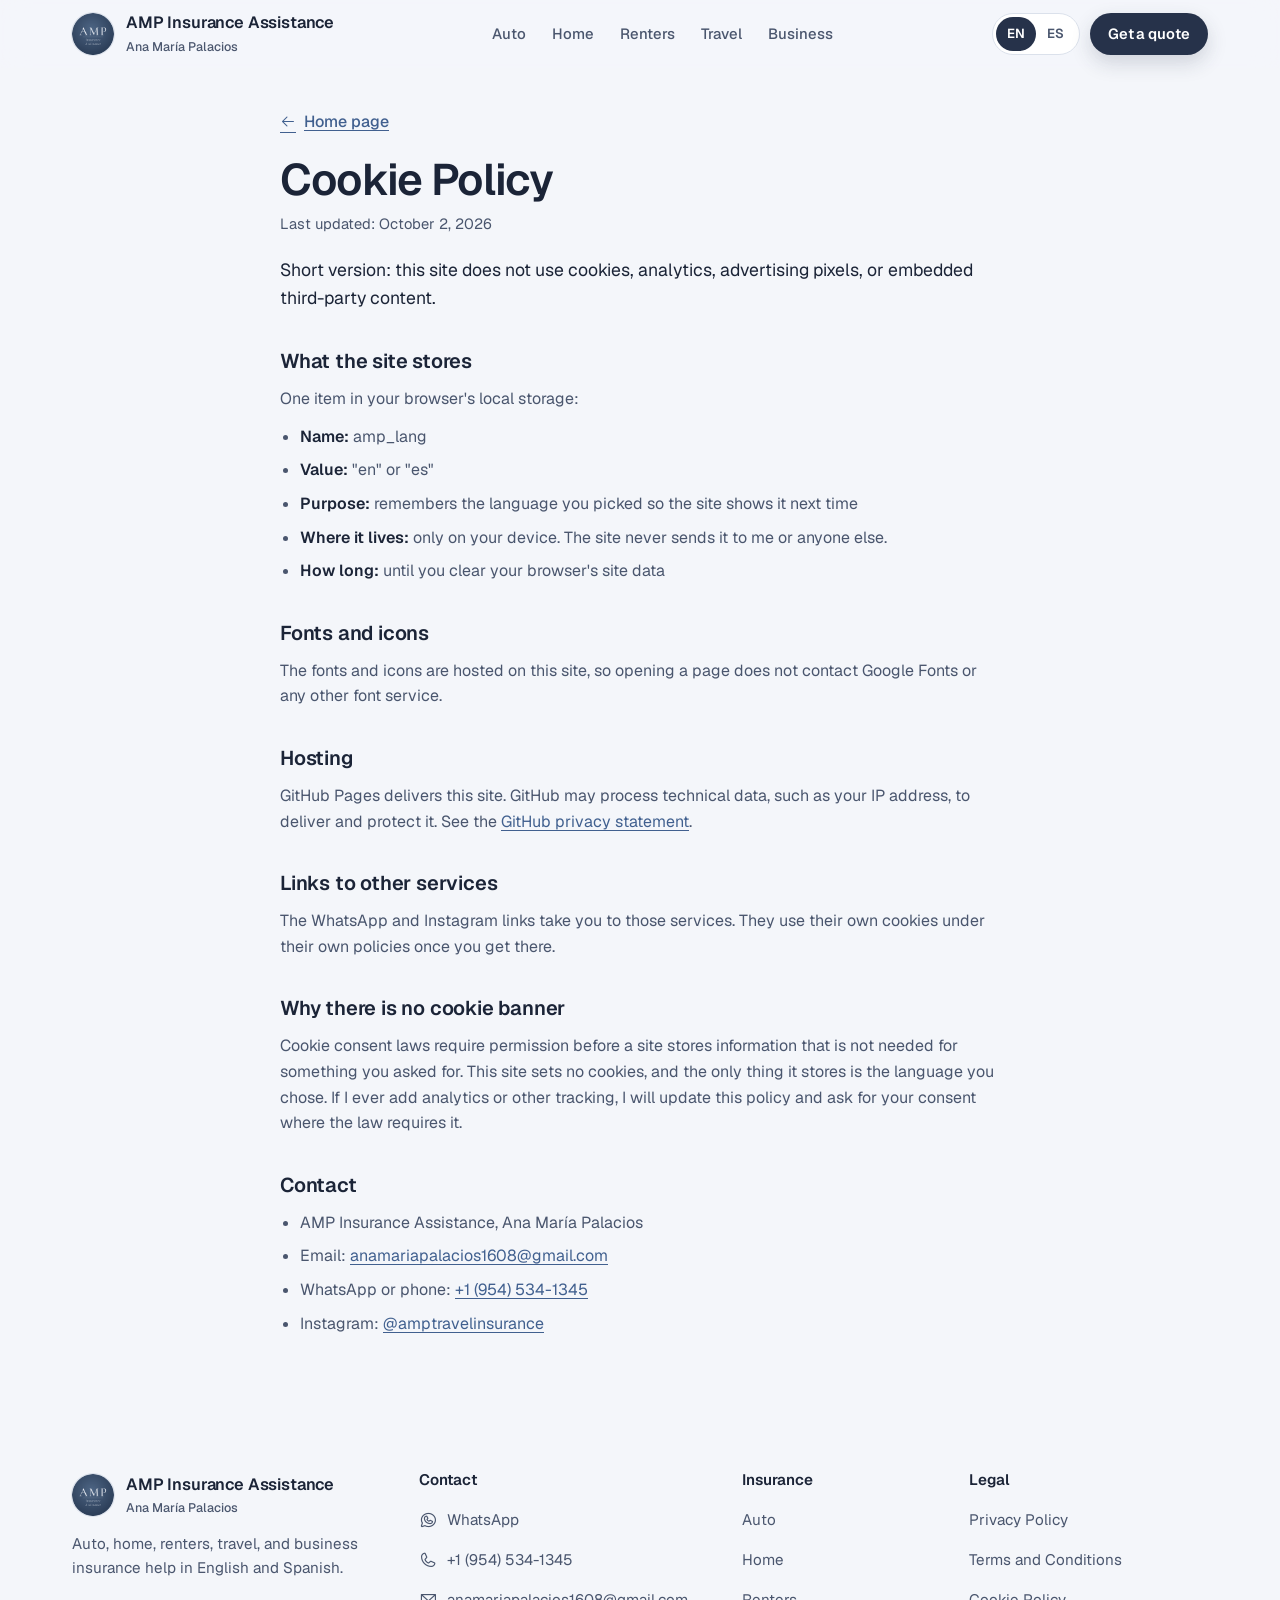
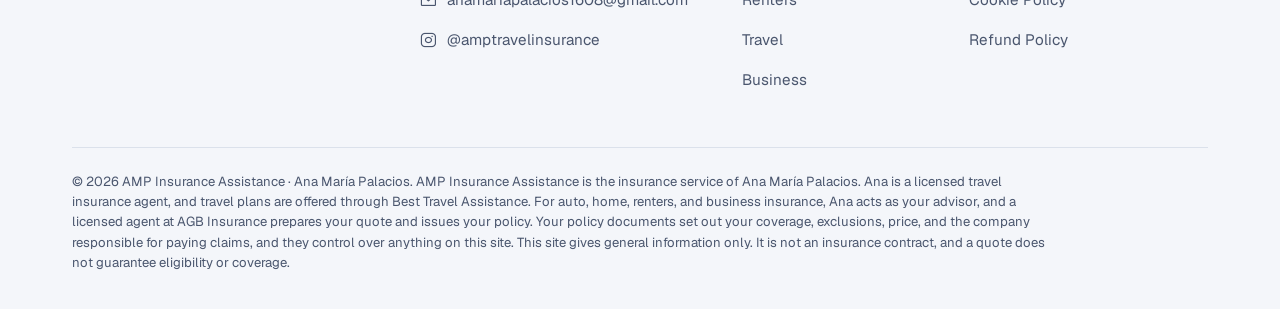
<file: cookies.html>
<!DOCTYPE html>
<html lang="en">
<head>
<meta charset="UTF-8" />
<meta name="viewport" content="width=device-width, initial-scale=1.0, viewport-fit=cover" />
<title>Cookie Policy | AMP Insurance Assistance</title>
<meta name="description" content="This site uses no cookies, analytics, or ad trackers. It only remembers your language choice in your browser." />
<link rel="canonical" href="https://samirawad24.github.io/amptravelinsurance/cookies.html" />
<meta name="robots" content="index, follow, max-image-preview:large" />
<meta name="author" content="Ana María Palacios" />
<meta name="theme-color" content="#26324a" />
<meta name="color-scheme" content="light dark" />
<link rel="icon" href="assets/amp-logo-128.png" type="image/png" />
<link rel="apple-touch-icon" href="assets/amp-logo-512.png" />
<meta property="og:type" content="website" />
<meta property="og:site_name" content="AMP Insurance Assistance" />
<meta property="og:title" content="Cookie Policy | AMP Insurance Assistance" />
<meta property="og:description" content="This site uses no cookies, analytics, or ad trackers. It only remembers your language choice in your browser." />
<meta property="og:url" content="https://samirawad24.github.io/amptravelinsurance/cookies.html" />
<meta property="og:image" content="https://samirawad24.github.io/amptravelinsurance/assets/og-share.jpg" />
<meta property="og:image:width" content="1200" />
<meta property="og:image:height" content="630" />
<meta property="og:image:alt" content="AMP Insurance Assistance logo" />
<meta property="og:locale" content="en_US" />
<meta property="og:locale:alternate" content="es_US" />
<meta name="twitter:card" content="summary_large_image" />
<meta name="twitter:title" content="Cookie Policy | AMP Insurance Assistance" />
<meta name="twitter:description" content="This site uses no cookies, analytics, or ad trackers. It only remembers your language choice in your browser." />
<meta name="twitter:image" content="https://samirawad24.github.io/amptravelinsurance/assets/og-share.jpg" />
<link rel="preload" href="assets/fonts/geist-latin.woff2" as="font" type="font/woff2" crossorigin />
<link rel="stylesheet" href="assets/fonts/fonts.css" />
<link rel="stylesheet" href="assets/site.css" />
</head>
<body>
<a class="skip" href="#main" data-i18n="skip">Skip to content</a>
<div id="top-sentinel" style="position:absolute;top:0;height:1px;width:1px"></div>
<header class="nav" id="nav">
  <div class="wrap nav-in">
    <a class="brand" href="./" aria-label="AMP Insurance Assistance, Home page">
      <img src="assets/amp-logo-128.png" alt="" width="42" height="42" />
      <span class="brand-txt"><b>AMP Insurance Assistance</b><small>Ana María Palacios</small></span>
    </a>
    <nav aria-label="Insurance"><ul class="nav-links"><li><a href="auto-insurance.html" data-i18n="nav_auto">Auto</a></li><li><a href="home-insurance.html" data-i18n="nav_home">Home</a></li><li><a href="renters-insurance.html" data-i18n="nav_renters">Renters</a></li><li><a href="travel-insurance.html" data-i18n="nav_travel">Travel</a></li><li><a href="business-insurance.html" data-i18n="nav_business">Business</a></li></ul></nav>
    <div class="nav-r">
      <div class="lang" role="group" aria-label="Language / Idioma">
        <button type="button" data-lang="en" aria-pressed="true" aria-label="English">EN</button>
        <button type="button" data-lang="es" aria-pressed="false" aria-label="Español">ES</button>
      </div>
      <a class="btn btn-primary" href="./#quote" data-i18n="cta_quote">Get a quote</a>
      <button type="button" class="menu-btn" id="menuBtn" aria-expanded="false" aria-controls="menuPanel" aria-label="Open menu" data-i18n-aria="menu_open"><i class="ph ph-list" aria-hidden="true"></i></button>
    </div>
  </div>
  <div class="menu-panel" id="menuPanel" hidden>
    <ul><li><a href="auto-insurance.html"><i class="ph ph-car-profile" aria-hidden="true"></i><span data-i18n="nav_auto">Auto</span></a></li><li><a href="home-insurance.html"><i class="ph ph-house-line" aria-hidden="true"></i><span data-i18n="nav_home">Home</span></a></li><li><a href="renters-insurance.html"><i class="ph ph-key" aria-hidden="true"></i><span data-i18n="nav_renters">Renters</span></a></li><li><a href="travel-insurance.html"><i class="ph ph-airplane-tilt" aria-hidden="true"></i><span data-i18n="nav_travel">Travel</span></a></li><li><a href="business-insurance.html"><i class="ph ph-storefront" aria-hidden="true"></i><span data-i18n="nav_business">Business</span></a></li></ul>
    <a class="btn btn-primary" href="./#quote" data-i18n="cta_quote">Get a quote</a>
  </div>
</header>
<main id="main" tabindex="-1">
<div class="doc">
  <a class="back" href="./"><i class="ph ph-arrow-left" aria-hidden="true"></i><span data-i18n="nav_home_page">Home page</span></a>
  <div lang="en" data-lang-block="en"><h1>Cookie Policy</h1><p class="upd">Last updated: October 2, 2026</p><p class="intro">Short version: this site does not use cookies, analytics, advertising pixels, or embedded third-party content.</p><section><h2>What the site stores</h2><p>One item in your browser's local storage:</p><ul><li><b>Name:</b> amp_lang</li><li><b>Value:</b> "en" or "es"</li><li><b>Purpose:</b> remembers the language you picked so the site shows it next time</li><li><b>Where it lives:</b> only on your device. The site never sends it to me or anyone else.</li><li><b>How long:</b> until you clear your browser's site data</li></ul></section><section><h2>Fonts and icons</h2><p>The fonts and icons are hosted on this site, so opening a page does not contact Google Fonts or any other font service.</p></section><section><h2>Hosting</h2><p>GitHub Pages delivers this site. GitHub may process technical data, such as your IP address, to deliver and protect it. See the <a href="https://docs.github.com/en/site-policy/privacy-policies/github-general-privacy-statement" rel="noopener">GitHub privacy statement</a>.</p></section><section><h2>Links to other services</h2><p>The WhatsApp and Instagram links take you to those services. They use their own cookies under their own policies once you get there.</p></section><section><h2>Why there is no cookie banner</h2><p>Cookie consent laws require permission before a site stores information that is not needed for something you asked for. This site sets no cookies, and the only thing it stores is the language you chose. If I ever add analytics or other tracking, I will update this policy and ask for your consent where the law requires it.</p></section><section><h2>Contact</h2><ul><li>AMP Insurance Assistance, Ana María Palacios</li><li>Email: <a href="mailto:anamariapalacios1608@gmail.com">anamariapalacios1608@gmail.com</a></li><li>WhatsApp or phone: <a href="tel:+19545341345">+1 (954) 534-1345</a></li><li>Instagram: <a href="https://instagram.com/amptravelinsurance" rel="noopener">@amptravelinsurance</a></li></ul></section></div><div lang="es" data-lang-block="es" hidden><h1>Política de cookies</h1><p class="upd">Última actualización: 2 de octubre de 2026</p><p class="intro">En resumen: este sitio no usa cookies, analítica, píxeles de publicidad ni contenido incrustado de terceros.</p><section><h2>Qué guarda el sitio</h2><p>Un elemento en el almacenamiento local de tu navegador:</p><ul><li><b>Nombre:</b> amp_lang</li><li><b>Valor:</b> "en" o "es"</li><li><b>Propósito:</b> recuerda el idioma que elegiste para mostrarlo la próxima vez</li><li><b>Dónde está:</b> solo en tu dispositivo. El sitio nunca me lo envía a mí ni a nadie.</li><li><b>Cuánto dura:</b> hasta que borres los datos del sitio en tu navegador</li></ul></section><section><h2>Fuentes e íconos</h2><p>Las fuentes y los íconos están alojados en este sitio, así que abrir una página no contacta a Google Fonts ni a ningún otro servicio de fuentes.</p></section><section><h2>Alojamiento</h2><p>GitHub Pages entrega este sitio. GitHub puede procesar datos técnicos, como tu dirección IP, para entregarlo y protegerlo. Consulta la <a href="https://docs.github.com/en/site-policy/privacy-policies/github-general-privacy-statement" rel="noopener">declaración de privacidad de GitHub</a>.</p></section><section><h2>Enlaces a otros servicios</h2><p>Los enlaces de WhatsApp e Instagram te llevan a esos servicios. Ellos usan sus propias cookies según sus propias políticas cuando llegas allí.</p></section><section><h2>Por qué no hay aviso de cookies</h2><p>Las leyes de consentimiento de cookies exigen permiso antes de que un sitio guarde información que no es necesaria para algo que pediste. Este sitio no usa cookies, y lo único que guarda es el idioma que elegiste. Si algún día agrego analítica u otro rastreo, actualizaré esta política y pediré tu consentimiento cuando la ley lo exija.</p></section><section><h2>Contacto</h2><ul><li>AMP Insurance Assistance, Ana María Palacios</li><li>Correo: <a href="mailto:anamariapalacios1608@gmail.com">anamariapalacios1608@gmail.com</a></li><li>WhatsApp o teléfono: <a href="tel:+19545341345">+1 (954) 534-1345</a></li><li>Instagram: <a href="https://instagram.com/amptravelinsurance" rel="noopener">@amptravelinsurance</a></li></ul></section></div>
</div>
</main>
<footer class="foot">
  <div class="wrap">
    <div class="foot-grid">
      <div class="foot-brand">
        <a class="brand" href="./" aria-label="AMP Insurance Assistance, Home page">
          <img src="assets/amp-logo-128.png" alt="" width="42" height="42" loading="lazy" />
          <span><b>AMP Insurance Assistance</b><small>Ana María Palacios</small></span>
        </a>
        <p data-i18n="foot_tag">Auto, home, renters, travel, and business insurance help in English and Spanish.</p>
      </div>
      <div>
        <h2 class="fh" data-i18n="foot_contact">Contact</h2>
        <ul>
          <li><a data-wa-link href="#" target="_blank" rel="noopener"><i class="ph ph-whatsapp-logo" aria-hidden="true"></i>WhatsApp</a></li>
          <li><a class="js-tel" href="tel:+19545341345"><i class="ph ph-phone" aria-hidden="true"></i><span class="js-phone">+1 (954) 534-1345</span></a></li>
          <li><a class="js-mail" href="mailto:anamariapalacios1608@gmail.com"><i class="ph ph-envelope-simple" aria-hidden="true"></i><span class="js-email">anamariapalacios1608@gmail.com</span></a></li>
          <li><a class="js-ig" href="https://instagram.com/amptravelinsurance" target="_blank" rel="noopener"><i class="ph ph-instagram-logo" aria-hidden="true"></i>@amptravelinsurance</a></li>
        </ul>
      </div>
      <div>
        <h2 class="fh" data-i18n="foot_ins">Insurance</h2>
        <ul><li><a href="auto-insurance.html" data-i18n="nav_auto">Auto</a></li><li><a href="home-insurance.html" data-i18n="nav_home">Home</a></li><li><a href="renters-insurance.html" data-i18n="nav_renters">Renters</a></li><li><a href="travel-insurance.html" data-i18n="nav_travel">Travel</a></li><li><a href="business-insurance.html" data-i18n="nav_business">Business</a></li></ul>
      </div>
      <div>
        <h2 class="fh" data-i18n="foot_legal_h">Legal</h2>
        <ul><li><a href="privacy.html" data-i18n="l_privacy">Privacy Policy</a></li><li><a href="terms.html" data-i18n="l_terms">Terms and Conditions</a></li><li><a href="cookies.html" data-i18n="l_cookies">Cookie Policy</a></li><li><a href="refund.html" data-i18n="l_refund">Refund Policy</a></li></ul>
      </div>
    </div>
    <div class="foot-bottom">
      <p>© <span class="js-year">2026</span> AMP Insurance Assistance · Ana María Palacios. <span data-i18n="foot_legal">AMP Insurance Assistance is the insurance service of Ana María Palacios. Ana is a licensed travel insurance agent, and travel plans are offered through Best Travel Assistance. For auto, home, renters, and business insurance, Ana acts as your advisor, and a licensed agent at AGB Insurance prepares your quote and issues your policy. Your policy documents set out your coverage, exclusions, price, and the company responsible for paying claims, and they control over anything on this site. This site gives general information only. It is not an insurance contract, and a quote does not guarantee eligibility or coverage.</span></p>
    </div>
  </div>
</footer>
<script>window.SITE={"whatsapp": "19545341345", "phoneDisplay": "+1 (954) 534-1345", "email": "anamariapalacios1608@gmail.com", "instagram": "amptravelinsurance"};window.I18N={"en":{"skip":"Skip to content","brand_sub":"Ana María Palacios","nav_auto":"Auto","nav_home":"Home","nav_renters":"Renters","nav_travel":"Travel","nav_business":"Business","nav_home_page":"Home page","menu_open":"Open menu","menu_close":"Close menu","cta_quote":"Get a quote","cta_whatsapp":"Chat on WhatsApp","remove":"Remove","opt":"(optional)","q_type":"What do you want to insure?","q_details":"Your details","q_contact":"How to reach you","t_auto":"Auto","t_home":"Home","t_renters":"Renters","t_travel":"Travel","t_business":"Business","err_type":"Choose the type of insurance you want to quote.","err_required":"Fill in this field.","err_zip":"Enter a 5-digit ZIP code.","err_year":"Enter a 4-digit year.","err_email":"Enter a valid email.","err_dob":"Enter a date of birth.","err_dob_future":"Date of birth cannot be in the future.","err_ret":"Return date must be after departure.","err_name":"Enter the full name.","err_choose":"Choose one option.","err_consent":"Check this box so I can contact you.","f_name":"Full name","ph_name":"First and last name","f_dob":"Date of birth","f_zip":"ZIP code","ph_zip":"5 digits","f_current":"Current insurance company","a_zip":"ZIP code where the car is kept","driver":"Driver","add_driver":"Add another driver","vehicle":"Vehicle","add_vehicle":"Add another vehicle","f_year":"Year","f_make":"Make","ph_make":"Toyota","f_model":"Model","ph_model":"Corolla","a_cov":"Coverage you want","a_cov_min":"State minimum","a_cov_full":"Full coverage","a_cov_unsure":"Not sure","h_ptype":"Type of property","h_house":"House","h_condo":"Condo","h_town":"Townhouse","h_mobile":"Mobile home","h_rental":"Rental property I own","h_zip":"ZIP code of the property","h_built":"Year built","h_owner":"Owner's full name","h_owner_dob":"Owner's date of birth","h_extra":"Also quote","h_flood":"Flood","h_umbrella":"Umbrella","r_zip":"ZIP code of your rental","r_name":"Your full name","r_dob":"Your date of birth","r_move":"Move-in date","r_value":"About how much are your belongings worth?","r_v1":"Under $15,000","r_v2":"$15,000 to $30,000","r_v3":"$30,000 to $50,000","r_v4":"Over $50,000","r_v5":"Not sure","traveler":"Traveler","add_traveler":"Add another traveler","tr_from":"Leaving from","tr_to":"Going to","ph_city":"City or country","tr_res":"Country where you live","ph_country":"Country","tr_dep":"Departure","tr_ret":"Return","tr_purpose":"Trip purpose","p_vacation":"Vacation","p_business":"Business","p_study":"Study","p_family":"Visiting family","tr_prio":"Coverage you care about","c_medical":"Medical","c_cancel":"Cancellation","c_baggage":"Baggage","c_delays":"Delays","b_name":"Business name","b_what":"What does the business do?","ph_what":"Example: cleaning, restaurant","b_zip":"Business ZIP code","b_owner":"Your full name","b_years":"Years in business","b_emps":"Number of employees","b_cov":"Coverage you need","b_gl":"General liability","b_prop":"Commercial property","b_auto":"Commercial auto","b_wc":"Workers' comp","b_pro":"Professional liability","b_unsure":"Not sure","f_wa":"WhatsApp number","f_email":"Email","consent":"I agree to send these details to Ana María Palacios on WhatsApp so she, or a licensed agent at her agency, can prepare my quote and contact me about it.","consent_link":"Read the Privacy Policy","submit":"Send on WhatsApp","form_note":"WhatsApp opens with your message ready to review. Nothing is sent until you tap send. Please do not include driver's license numbers, VINs, Social Security numbers, health details, or passport numbers.","s_h":"One more tap","s_p":"WhatsApp should open with your request. Tap send there so it reaches me. If it did not open, use the button below.","s_open":"Open WhatsApp","s_copy":"Copy details","s_copied":"Copied","s_edit":"Edit","wa_greeting":"Hi Ana! I would like an insurance quote.","wa_title_auto":"New auto insurance quote request","wa_title_home":"New home insurance quote request","wa_title_renters":"New renters insurance quote request","wa_title_travel":"New travel insurance quote request","wa_title_business":"New business insurance quote request","wa_age":"age","wa_dob":"DOB","wa_zip":"ZIP code","wa_drivers":"Drivers","wa_vehicles":"Vehicles","wa_cov":"Coverage","wa_current":"Current insurer","wa_ptype":"Property type","wa_built":"Year built","wa_owner":"Owner","wa_owner_dob":"Owner DOB","wa_extra":"Also quote","wa_name":"Name","wa_move":"Move-in date","wa_value":"Belongings value","wa_travelers":"Travelers","wa_from":"Leaving from","wa_to":"Going to","wa_res":"Country of residence","wa_dep":"Departure","wa_ret":"Return","wa_purpose":"Trip purpose","wa_prio":"Coverage priorities","wa_bname":"Business","wa_bwhat":"What it does","wa_years":"Years in business","wa_emps":"Employees","wa_bcov":"Coverage needed","wa_contact_wa":"WhatsApp","wa_contact_email":"Email","quote_eyebrow":"Free quote","quote_h2":"Request a quote","quote_sub":"Choose the type of insurance, answer a few questions, and WhatsApp opens with your details ready to send.","assure_1":"I read and answer your request myself.","assure_2":"Your details go only to me and my agency.","assure_3":"No account and no long forms.","broker_t":"Policies through AGB Insurance","broker_p":"The independent insurance agency Ana works with","travel_t":"Travel plans through Best Travel Assistance","travel_p":"Ana's travel insurance partner","fact_1":"You talk to me, not a call center","fact_2":"Free quotes with no obligation","fact_3":"Help in English and Spanish","foot_tag":"Auto, home, renters, travel, and business insurance help in English and Spanish.","foot_contact":"Contact","foot_ins":"Insurance","foot_legal_h":"Legal","l_privacy":"Privacy Policy","l_terms":"Terms and Conditions","l_cookies":"Cookie Policy","l_refund":"Refund Policy","foot_legal":"AMP Insurance Assistance is the insurance service of Ana María Palacios. Ana is a licensed travel insurance agent, and travel plans are offered through Best Travel Assistance. For auto, home, renters, and business insurance, Ana acts as your advisor, and a licensed agent at AGB Insurance prepares your quote and issues your policy. Your policy documents set out your coverage, exclusions, price, and the company responsible for paying claims, and they control over anything on this site. This site gives general information only. It is not an insurance contract, and a quote does not guarantee eligibility or coverage.","faq_more":"Still have a question?","faq_h2":"Questions and answers","learn_more":"Learn more","back_home":"All insurance types","cov_fine":"Coverage, limits, deductibles, and exclusions depend on the policy you choose.","more_h":"Other insurance I can help with","adv_h":"How I help with this insurance","adv_p":"I am your advisor for this type of insurance. I gather your details, explain your options in plain words, and connect you with a licensed agent at AGB Insurance, who prepares your quote and issues your policy. You keep talking to me the whole time.","agent_h":"I am your travel insurance agent","agent_p":"I am licensed to sell travel insurance, and my travel plans come through Best Travel Assistance. I prepare your quote, explain each plan, and help you buy it, all in the same WhatsApp chat.","meta_title":"Cookie Policy | AMP Insurance Assistance"},"es":{"skip":"Saltar al contenido","brand_sub":"Ana María Palacios","nav_auto":"Auto","nav_home":"Hogar","nav_renters":"Inquilinos","nav_travel":"Viaje","nav_business":"Negocios","nav_home_page":"Inicio","menu_open":"Abrir menú","menu_close":"Cerrar menú","cta_quote":"Cotizar","cta_whatsapp":"Escríbeme por WhatsApp","remove":"Quitar","opt":"(opcional)","q_type":"¿Qué quieres asegurar?","q_details":"Tus datos","q_contact":"Cómo contactarte","t_auto":"Auto","t_home":"Hogar","t_renters":"Inquilinos","t_travel":"Viaje","t_business":"Negocio","err_type":"Elige el tipo de seguro que quieres cotizar.","err_required":"Completa este campo.","err_zip":"Escribe un código postal de 5 dígitos.","err_year":"Escribe un año de 4 dígitos.","err_email":"Escribe un correo válido.","err_dob":"Escribe una fecha de nacimiento.","err_dob_future":"La fecha de nacimiento no puede ser futura.","err_ret":"La fecha de regreso debe ser posterior a la salida.","err_name":"Escribe el nombre completo.","err_choose":"Elige una opción.","err_consent":"Marca esta casilla para que pueda contactarte.","f_name":"Nombre completo","ph_name":"Nombre y apellido","f_dob":"Fecha de nacimiento","f_zip":"Código postal","ph_zip":"5 dígitos","f_current":"Compañía de seguros actual","a_zip":"Código postal donde se guarda el auto","driver":"Conductor","add_driver":"Agregar otro conductor","vehicle":"Vehículo","add_vehicle":"Agregar otro vehículo","f_year":"Año","f_make":"Marca","ph_make":"Toyota","f_model":"Modelo","ph_model":"Corolla","a_cov":"Cobertura que quieres","a_cov_min":"Mínimo del estado","a_cov_full":"Cobertura completa","a_cov_unsure":"No estoy seguro","h_ptype":"Tipo de propiedad","h_house":"Casa","h_condo":"Condominio","h_town":"Townhouse","h_mobile":"Casa móvil","h_rental":"Propiedad que alquilo","h_zip":"Código postal de la propiedad","h_built":"Año de construcción","h_owner":"Nombre completo del dueño","h_owner_dob":"Fecha de nacimiento del dueño","h_extra":"Cotizar también","h_flood":"Inundación","h_umbrella":"Umbrella (responsabilidad extra)","r_zip":"Código postal de tu alquiler","r_name":"Tu nombre completo","r_dob":"Tu fecha de nacimiento","r_move":"Fecha de mudanza","r_value":"¿Cuánto valen tus pertenencias, más o menos?","r_v1":"Menos de $15,000","r_v2":"$15,000 a $30,000","r_v3":"$30,000 a $50,000","r_v4":"Más de $50,000","r_v5":"No estoy seguro","traveler":"Viajero","add_traveler":"Agregar otro viajero","tr_from":"Sales desde","tr_to":"Vas a","ph_city":"Ciudad o país","tr_res":"País donde vives","ph_country":"País","tr_dep":"Salida","tr_ret":"Regreso","tr_purpose":"Motivo del viaje","p_vacation":"Vacaciones","p_business":"Negocios","p_study":"Estudios","p_family":"Visitar familia","tr_prio":"Cobertura que te importa","c_medical":"Médica","c_cancel":"Cancelación","c_baggage":"Equipaje","c_delays":"Demoras","b_name":"Nombre del negocio","b_what":"¿A qué se dedica el negocio?","ph_what":"Ej.: limpieza, restaurante","b_zip":"Código postal del negocio","b_owner":"Tu nombre completo","b_years":"Años en operación","b_emps":"Número de empleados","b_cov":"Cobertura que necesitas","b_gl":"Responsabilidad civil general","b_prop":"Propiedad comercial","b_auto":"Auto comercial","b_wc":"Compensación laboral","b_pro":"Responsabilidad profesional","b_unsure":"No estoy seguro","f_wa":"Número de WhatsApp","f_email":"Correo","consent":"Acepto enviar estos datos a Ana María Palacios por WhatsApp para que ella, o un agente con licencia de su agencia, prepare mi cotización y me contacte sobre ella.","consent_link":"Lee la Política de privacidad","submit":"Enviar por WhatsApp","form_note":"WhatsApp se abre con tu mensaje listo para revisar. No se envía nada hasta que toques enviar. Por favor no incluyas números de licencia de conducir, VIN, Seguro Social, datos de salud ni números de pasaporte.","s_h":"Un toque más","s_p":"WhatsApp debería abrirse con tu solicitud. Toca enviar allí para que me llegue. Si no se abrió, usa el botón de abajo.","s_open":"Abrir WhatsApp","s_copy":"Copiar datos","s_copied":"Copiado","s_edit":"Editar","wa_greeting":"¡Hola Ana! Me gustaría una cotización de seguro.","wa_title_auto":"Nueva solicitud de cotización de seguro de auto","wa_title_home":"Nueva solicitud de cotización de seguro de hogar","wa_title_renters":"Nueva solicitud de cotización de seguro de inquilinos","wa_title_travel":"Nueva solicitud de cotización de seguro de viaje","wa_title_business":"Nueva solicitud de cotización de seguro de negocio","wa_age":"edad","wa_dob":"Nacimiento","wa_zip":"Código postal","wa_drivers":"Conductores","wa_vehicles":"Vehículos","wa_cov":"Cobertura","wa_current":"Aseguradora actual","wa_ptype":"Tipo de propiedad","wa_built":"Año de construcción","wa_owner":"Dueño","wa_owner_dob":"Nacimiento del dueño","wa_extra":"Cotizar también","wa_name":"Nombre","wa_move":"Fecha de mudanza","wa_value":"Valor de pertenencias","wa_travelers":"Viajeros","wa_from":"Sale desde","wa_to":"Va a","wa_res":"País de residencia","wa_dep":"Salida","wa_ret":"Regreso","wa_purpose":"Motivo del viaje","wa_prio":"Cobertura prioritaria","wa_bname":"Negocio","wa_bwhat":"A qué se dedica","wa_years":"Años en operación","wa_emps":"Empleados","wa_bcov":"Cobertura necesaria","wa_contact_wa":"WhatsApp","wa_contact_email":"Correo","quote_eyebrow":"Cotización gratis","quote_h2":"Pide tu cotización","quote_sub":"Elige el tipo de seguro, responde unas preguntas y WhatsApp se abre con tus datos listos para enviar.","assure_1":"Leo y respondo tu solicitud personalmente.","assure_2":"Tus datos llegan solo a mí y a mi agencia.","assure_3":"Sin cuentas ni formularios largos.","broker_t":"Pólizas a través de AGB Insurance","broker_p":"La agencia de seguros independiente con la que trabaja Ana","travel_t":"Planes de viaje a través de Best Travel Assistance","travel_p":"La aliada de Ana en seguros de viaje","fact_1":"Hablas conmigo, no con un call center","fact_2":"Cotización gratis y sin compromiso","fact_3":"Atención en español e inglés","foot_tag":"Ayuda con seguros de auto, hogar, inquilinos, viaje y negocios en español e inglés.","foot_contact":"Contacto","foot_ins":"Seguros","foot_legal_h":"Legal","l_privacy":"Política de privacidad","l_terms":"Términos y condiciones","l_cookies":"Política de cookies","l_refund":"Política de reembolsos","foot_legal":"AMP Insurance Assistance es el servicio de seguros de Ana María Palacios. Ana es agente con licencia de seguros de viaje, y los planes de viaje se ofrecen a través de Best Travel Assistance. Para seguros de auto, hogar, inquilinos y negocios, Ana es tu asesora, y un agente con licencia de AGB Insurance prepara tu cotización y emite tu póliza. Los documentos de tu póliza definen tu cobertura, exclusiones, precio y la compañía responsable de pagar los reclamos, y prevalecen sobre cualquier contenido de este sitio. Este sitio es solo informativo. No es un contrato de seguro, y una cotización no garantiza elegibilidad ni cobertura.","faq_more":"¿Te queda alguna duda?","faq_h2":"Preguntas y respuestas","learn_more":"Ver más","back_home":"Todos los seguros","cov_fine":"La cobertura, los límites, los deducibles y las exclusiones dependen de la póliza que elijas.","more_h":"Otros seguros con los que te ayudo","adv_h":"Cómo te ayudo con este seguro","adv_p":"Soy tu asesora para este tipo de seguro. Reúno tus datos, te explico tus opciones en palabras claras y te conecto con un agente con licencia de AGB Insurance, que prepara tu cotización y emite tu póliza. Sigues hablando conmigo todo el tiempo.","agent_h":"Soy tu agente de seguros de viaje","agent_p":"Tengo licencia para vender seguros de viaje, y mis planes de viaje vienen de Best Travel Assistance. Preparo tu cotización, te explico cada plan y te ayudo a comprarlo, todo en el mismo chat de WhatsApp.","meta_title":"Política de cookies | AMP Insurance Assistance"}};</script>
<script src="assets/site.js"></script>
</body>
</html>
</file>
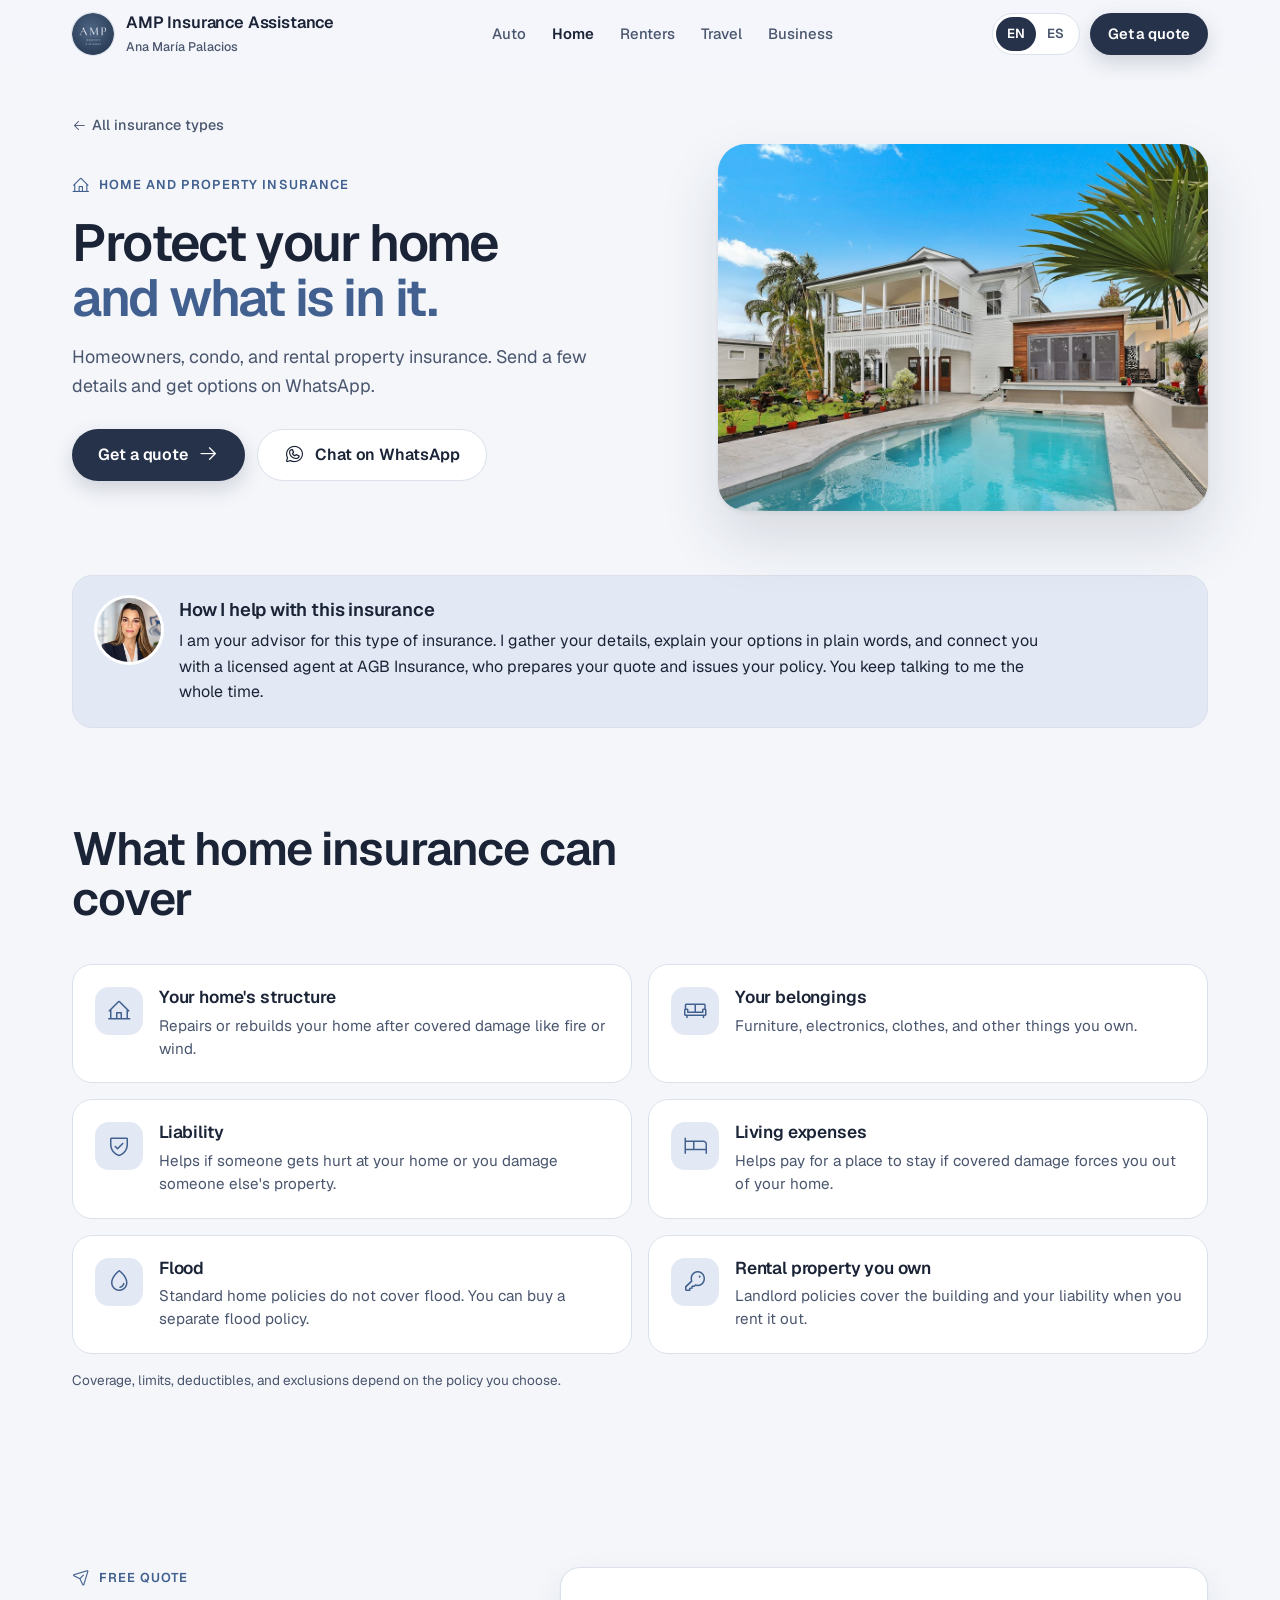
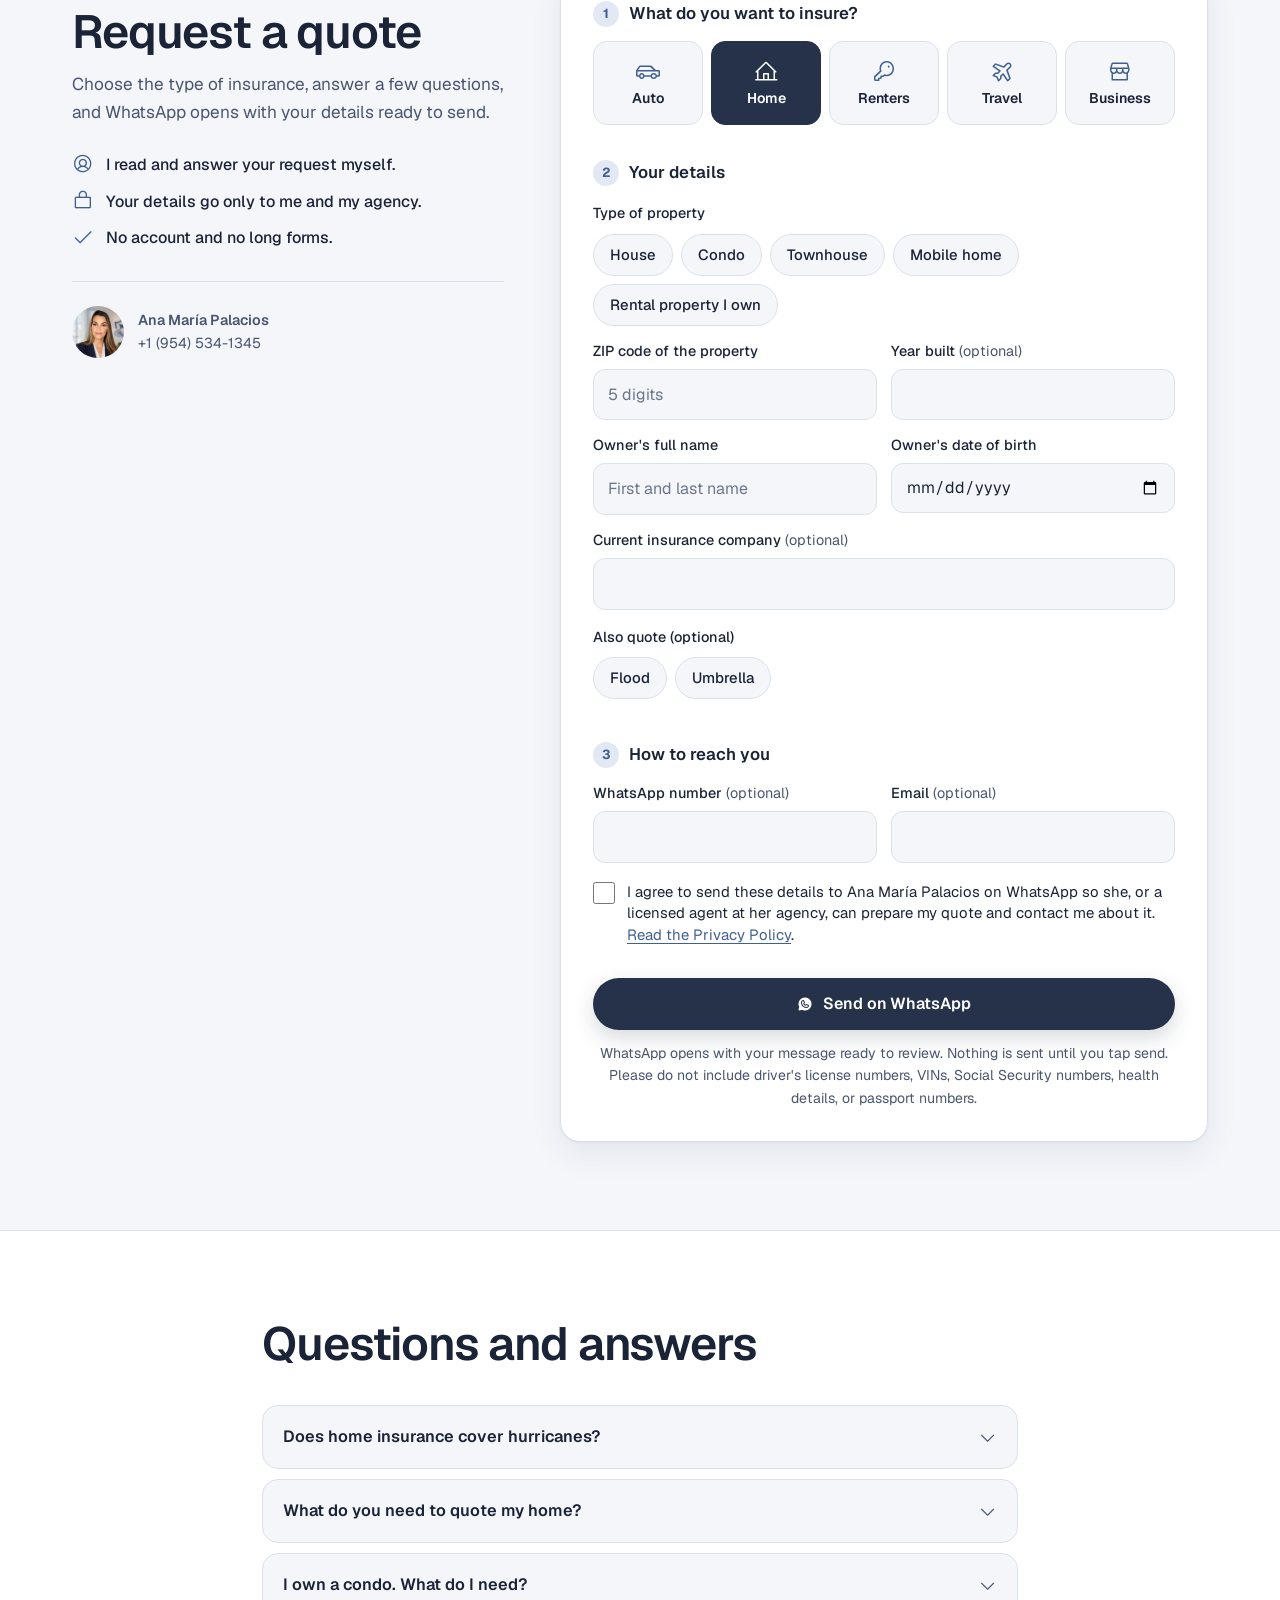
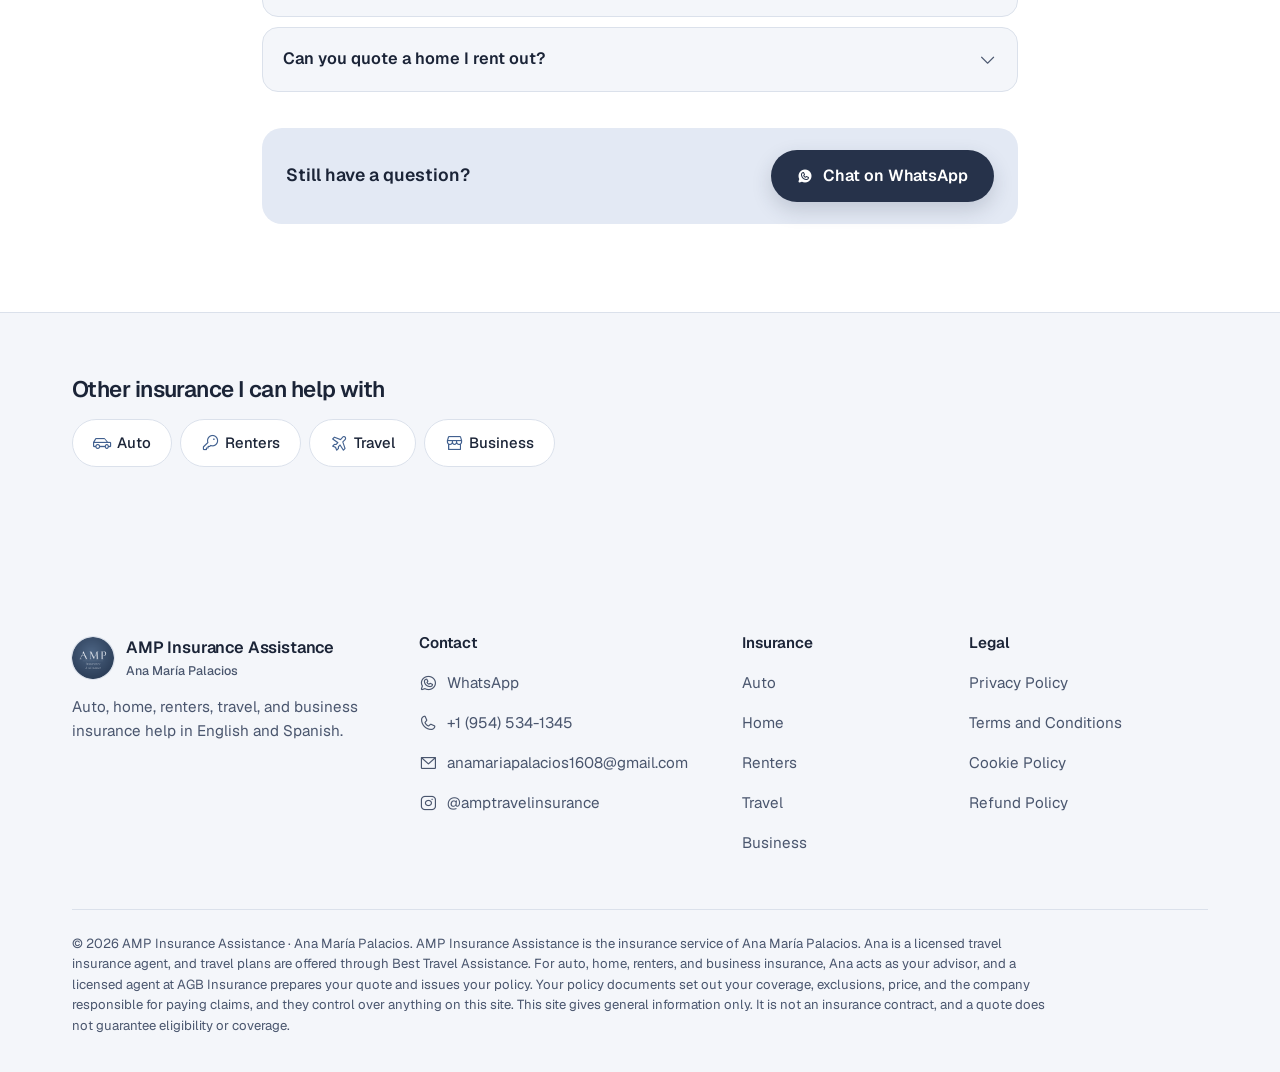
<file: home-insurance.html>
<!DOCTYPE html>
<html lang="en">
<head>
<meta charset="UTF-8" />
<meta name="viewport" content="width=device-width, initial-scale=1.0, viewport-fit=cover" />
<title>Home Insurance Quotes in English and Spanish | AMP Insurance Assistance</title>
<meta name="description" content="Quote homeowners, condo, landlord, and flood insurance with help in English and Spanish. Send your property details by WhatsApp." />
<link rel="canonical" href="https://samirawad24.github.io/amptravelinsurance/home-insurance.html" />
<meta name="robots" content="index, follow, max-image-preview:large" />
<meta name="author" content="Ana María Palacios" />
<meta name="theme-color" content="#26324a" />
<meta name="color-scheme" content="light dark" />
<link rel="icon" href="assets/amp-logo-128.png" type="image/png" />
<link rel="apple-touch-icon" href="assets/amp-logo-512.png" />
<meta property="og:type" content="website" />
<meta property="og:site_name" content="AMP Insurance Assistance" />
<meta property="og:title" content="Home Insurance Quotes in English and Spanish | AMP Insurance Assistance" />
<meta property="og:description" content="Quote homeowners, condo, landlord, and flood insurance with help in English and Spanish. Send your property details by WhatsApp." />
<meta property="og:url" content="https://samirawad24.github.io/amptravelinsurance/home-insurance.html" />
<meta property="og:image" content="https://samirawad24.github.io/amptravelinsurance/assets/og-share.jpg" />
<meta property="og:image:width" content="1200" />
<meta property="og:image:height" content="630" />
<meta property="og:image:alt" content="AMP Insurance Assistance logo" />
<meta property="og:locale" content="en_US" />
<meta property="og:locale:alternate" content="es_US" />
<meta name="twitter:card" content="summary_large_image" />
<meta name="twitter:title" content="Home Insurance Quotes in English and Spanish | AMP Insurance Assistance" />
<meta name="twitter:description" content="Quote homeowners, condo, landlord, and flood insurance with help in English and Spanish. Send your property details by WhatsApp." />
<meta name="twitter:image" content="https://samirawad24.github.io/amptravelinsurance/assets/og-share.jpg" />
<link rel="preload" href="assets/fonts/geist-latin.woff2" as="font" type="font/woff2" crossorigin />
<link rel="preload" as="image" href="assets/line-home.jpg" fetchpriority="high" />
<link rel="stylesheet" href="assets/fonts/fonts.css" />
<link rel="stylesheet" href="assets/site.css" />
<script type="application/ld+json">
{
 "@context": "https://schema.org",
 "@graph": [
  {
   "@type": "Service",
   "@id": "https://samirawad24.github.io/amptravelinsurance/home-insurance.html#service",
   "name": "Home and property insurance quotes",
   "serviceType": "Home and property insurance",
   "description": "Quote homeowners, condo, landlord, and flood insurance with help in English and Spanish. Send your property details by WhatsApp.",
   "url": "https://samirawad24.github.io/amptravelinsurance/home-insurance.html",
   "provider": {
    "@id": "https://samirawad24.github.io/amptravelinsurance/#business"
   },
   "areaServed": {
    "@type": "Country",
    "name": "United States"
   },
   "availableLanguage": [
    "en",
    "es"
   ]
  },
  {
   "@type": "BreadcrumbList",
   "itemListElement": [
    {
     "@type": "ListItem",
     "position": 1,
     "name": "AMP Insurance Assistance",
     "item": "https://samirawad24.github.io/amptravelinsurance/"
    },
    {
     "@type": "ListItem",
     "position": 2,
     "name": "Home and property insurance",
     "item": "https://samirawad24.github.io/amptravelinsurance/home-insurance.html"
    }
   ]
  },
  {
   "@type": "FAQPage",
   "@id": "https://samirawad24.github.io/amptravelinsurance/home-insurance.html#faq",
   "mainEntity": [
    {
     "@type": "Question",
     "name": "Does home insurance cover hurricanes?",
     "acceptedAnswer": {
      "@type": "Answer",
      "text": "Most Florida home policies cover wind damage from hurricanes, usually with a separate hurricane deductible. Flooding, including storm surge, is not covered without a flood policy."
     }
    },
    {
     "@type": "Question",
     "name": "What do you need to quote my home?",
     "acceptedAnswer": {
      "@type": "Answer",
      "text": "The property type, ZIP code, the year it was built if you know it, and the owner's name and date of birth. We will ask for the full address and other details in our chat."
     }
    },
    {
     "@type": "Question",
     "name": "I own a condo. What do I need?",
     "acceptedAnswer": {
      "@type": "Answer",
      "text": "A condo policy usually covers the inside of your unit, your belongings, and your liability. Your association's master policy covers the building's shared parts."
     }
    },
    {
     "@type": "Question",
     "name": "Can you quote a home I rent out?",
     "acceptedAnswer": {
      "@type": "Answer",
      "text": "Yes. Choose \"Rental property I own\" in the form."
     }
    }
   ]
  }
 ]
}
</script>
</head>
<body>
<a class="skip" href="#main" data-i18n="skip">Skip to content</a>
<div id="top-sentinel" style="position:absolute;top:0;height:1px;width:1px"></div>
<header class="nav" id="nav">
  <div class="wrap nav-in">
    <a class="brand" href="./" aria-label="AMP Insurance Assistance, Home page">
      <img src="assets/amp-logo-128.png" alt="" width="42" height="42" />
      <span class="brand-txt"><b>AMP Insurance Assistance</b><small>Ana María Palacios</small></span>
    </a>
    <nav aria-label="Insurance"><ul class="nav-links"><li><a href="auto-insurance.html" data-i18n="nav_auto">Auto</a></li><li><a href="home-insurance.html" aria-current="page" data-i18n="nav_home">Home</a></li><li><a href="renters-insurance.html" data-i18n="nav_renters">Renters</a></li><li><a href="travel-insurance.html" data-i18n="nav_travel">Travel</a></li><li><a href="business-insurance.html" data-i18n="nav_business">Business</a></li></ul></nav>
    <div class="nav-r">
      <div class="lang" role="group" aria-label="Language / Idioma">
        <button type="button" data-lang="en" aria-pressed="true" aria-label="English">EN</button>
        <button type="button" data-lang="es" aria-pressed="false" aria-label="Español">ES</button>
      </div>
      <a class="btn btn-primary" href="#quote" data-i18n="cta_quote">Get a quote</a>
      <button type="button" class="menu-btn" id="menuBtn" aria-expanded="false" aria-controls="menuPanel" aria-label="Open menu" data-i18n-aria="menu_open"><i class="ph ph-list" aria-hidden="true"></i></button>
    </div>
  </div>
  <div class="menu-panel" id="menuPanel" hidden>
    <ul><li><a href="auto-insurance.html"><i class="ph ph-car-profile" aria-hidden="true"></i><span data-i18n="nav_auto">Auto</span></a></li><li><a href="home-insurance.html" aria-current="page"><i class="ph ph-house-line" aria-hidden="true"></i><span data-i18n="nav_home">Home</span></a></li><li><a href="renters-insurance.html"><i class="ph ph-key" aria-hidden="true"></i><span data-i18n="nav_renters">Renters</span></a></li><li><a href="travel-insurance.html"><i class="ph ph-airplane-tilt" aria-hidden="true"></i><span data-i18n="nav_travel">Travel</span></a></li><li><a href="business-insurance.html"><i class="ph ph-storefront" aria-hidden="true"></i><span data-i18n="nav_business">Business</span></a></li></ul>
    <a class="btn btn-primary" href="#quote" data-i18n="cta_quote">Get a quote</a>
  </div>
</header>
<main id="main" tabindex="-1">
<section class="lhero">
  <div class="wrap">
    <a class="crumb" href="./#lines"><i class="ph ph-arrow-left" aria-hidden="true"></i><span data-i18n="back_home">All insurance types</span></a>
    <div class="lhero-grid">
      <div>
        <span class="eyebrow"><i class="ph ph-house-line" aria-hidden="true"></i><span data-i18n="eyebrow">Home and property insurance</span></span>
        <h1 data-i18n="h1" data-html>Protect your home <em>and what is in it.</em></h1>
        <p class="lede" data-i18n="sub">Homeowners, condo, and rental property insurance. Send a few details and get options on WhatsApp.</p>
        <div class="hero-cta" style="margin-top:28px">
          <a class="btn btn-primary" href="#quote"><span data-i18n="cta_quote">Get a quote</span><i class="ph ph-arrow-right" aria-hidden="true"></i></a>
          <a class="btn btn-ghost" data-wa-link href="#" target="_blank" rel="noopener"><i class="ph ph-whatsapp-logo" aria-hidden="true"></i><span data-i18n="cta_whatsapp">Chat on WhatsApp</span></a>
        </div>
      </div>
      <div class="lhero-img"><img src="assets/line-home.jpg" width="1200" height="800" fetchpriority="high" decoding="async" alt="" /></div>
    </div>
  </div>
</section>
<section class="advise">
  <div class="wrap"><div class="advise-in" data-reveal>
    <img src="assets/ana-headshot.jpg" width="64" height="64" loading="lazy" alt="" />
    <div><h2 data-i18n="adv_h">How I help with this insurance</h2><p data-i18n="adv_p">I am your advisor for this type of insurance. I gather your details, explain your options in plain words, and connect you with a licensed agent at AGB Insurance, who prepares your quote and issues your policy. You keep talking to me the whole time.</p></div>
  </div></div>
</section>
<section class="sec" id="coverage">
  <div class="wrap">
    <h2 data-reveal data-i18n="cov_h2">What home insurance can cover</h2>
    <ul class="covlist" data-reveal><li><span class="cov-ico"><i class="ph ph-house-line" aria-hidden="true"></i></span><div><h3 data-i18n="cov_0_t">Your home&#x27;s structure</h3><p data-i18n="cov_0_d">Repairs or rebuilds your home after covered damage like fire or wind.</p></div></li><li><span class="cov-ico"><i class="ph ph-couch" aria-hidden="true"></i></span><div><h3 data-i18n="cov_1_t">Your belongings</h3><p data-i18n="cov_1_d">Furniture, electronics, clothes, and other things you own.</p></div></li><li><span class="cov-ico"><i class="ph ph-shield-check" aria-hidden="true"></i></span><div><h3 data-i18n="cov_2_t">Liability</h3><p data-i18n="cov_2_d">Helps if someone gets hurt at your home or you damage someone else&#x27;s property.</p></div></li><li><span class="cov-ico"><i class="ph ph-bed" aria-hidden="true"></i></span><div><h3 data-i18n="cov_3_t">Living expenses</h3><p data-i18n="cov_3_d">Helps pay for a place to stay if covered damage forces you out of your home.</p></div></li><li><span class="cov-ico"><i class="ph ph-drop" aria-hidden="true"></i></span><div><h3 data-i18n="cov_4_t">Flood</h3><p data-i18n="cov_4_d">Standard home policies do not cover flood. You can buy a separate flood policy.</p></div></li><li><span class="cov-ico"><i class="ph ph-key" aria-hidden="true"></i></span><div><h3 data-i18n="cov_5_t">Rental property you own</h3><p data-i18n="cov_5_d">Landlord policies cover the building and your liability when you rent it out.</p></div></li></ul>
    <p class="fine" data-i18n="cov_fine">Coverage, limits, deductibles, and exclusions depend on the policy you choose.</p>
  </div>
</section>
<section class="sec" id="quote">
  <div class="wrap quote-grid">
    <div class="quote-side" data-reveal>
      <span class="eyebrow"><i class="ph ph-paper-plane-tilt" aria-hidden="true"></i><span data-i18n="quote_eyebrow">Free quote</span></span>
      <h2 style="margin-top:14px" data-i18n="quote_h2">Request a quote</h2>
      <p class="lede" data-i18n="quote_sub">Choose the type of insurance, answer a few questions, and WhatsApp opens with your details ready to send.</p>
      <ul class="assure">
        <li><i class="ph ph-user-circle" aria-hidden="true"></i><span data-i18n="assure_1">I read and answer your request myself.</span></li>
        <li><i class="ph ph-lock-simple" aria-hidden="true"></i><span data-i18n="assure_2">Your details go only to me and my agency.</span></li>
        <li><i class="ph ph-check" aria-hidden="true"></i><span data-i18n="assure_3">No account and no long forms.</span></li>
      </ul>
      <div class="side-contact">
        <img src="assets/ana-headshot.jpg" width="52" height="52" loading="lazy" alt="" />
        <span><b>Ana María Palacios</b><span class="js-phone">+1 (954) 534-1345</span></span>
      </div>
    </div>
    <div class="card form-card" data-reveal>
  <form id="quoteForm" novalidate data-preset="home">
    <fieldset class="fgroup"><legend><span class="num">1</span><span data-i18n="q_type">What do you want to insure?</span></legend>
      <div class="types"><label class="type"><input type="radio" name="qtype" value="auto" /><span class="type-face"><i class="ph ph-car-profile" aria-hidden="true"></i><span data-i18n="t_auto">Auto</span></span></label><label class="type"><input type="radio" name="qtype" value="home" /><span class="type-face"><i class="ph ph-house-line" aria-hidden="true"></i><span data-i18n="t_home">Home</span></span></label><label class="type"><input type="radio" name="qtype" value="renters" /><span class="type-face"><i class="ph ph-key" aria-hidden="true"></i><span data-i18n="t_renters">Renters</span></span></label><label class="type"><input type="radio" name="qtype" value="travel" /><span class="type-face"><i class="ph ph-airplane-tilt" aria-hidden="true"></i><span data-i18n="t_travel">Travel</span></span></label><label class="type"><input type="radio" name="qtype" value="business" /><span class="type-face"><i class="ph ph-storefront" aria-hidden="true"></i><span data-i18n="t_business">Business</span></span></label></div>
      <div class="err type-err" id="typeErr" data-i18n="err_type">Choose the type of insurance you want to quote.</div>
    </fieldset>
    <fieldset class="fgroup qsec" data-for="auto" hidden disabled><legend><span class="num">2</span><span data-i18n="q_details">Your details</span></legend><div class="field field-sm"><label for="a-zip"><span data-i18n="a_zip">ZIP code where the car is kept</span></label><input id="a-zip" name="a-zip" type="text" required data-wa="wa_zip" data-v="zip" data-err="err_zip" data-i18n-ph="ph_zip" placeholder="5 digits" data-digits="5" autocomplete="postal-code" inputmode="numeric" /><div class="err" data-i18n="err_zip">Enter a 5-digit ZIP code.</div></div><div class="rep" data-rep="drivers" data-title="driver" data-max="6" data-wa="wa_drivers"><div class="rep-list"></div><template><div class="grid-2"><div class="field "><label for="__ID__-name"><span data-i18n="f_name">Full name</span></label><input id="__ID__-name" name="__ID__-name" type="text" required data-err="err_name" data-i18n-ph="ph_name" placeholder="First and last name" autocomplete="off" /><div class="err" data-i18n="err_name">Enter the full name.</div></div><div class="field "><label for="__ID__-dob"><span data-i18n="f_dob">Date of birth</span></label><input id="__ID__-dob" name="__ID__-dob" type="date" required data-wa-label="wa_dob" data-v="dob" data-err="err_dob" autocomplete="off" data-max-today="1" min="1900-01-01" /><div class="err" data-i18n="err_dob">Enter a date of birth.</div></div></div></template><button type="button" class="rep-add"><i class="ph ph-plus" aria-hidden="true"></i><span data-i18n="add_driver">Add another driver</span></button></div><div class="rep" data-rep="vehicles" data-title="vehicle" data-max="6" data-wa="wa_vehicles" data-join="space"><div class="rep-list"></div><template><div class="grid-3"><div class="field "><label for="__ID__-year"><span data-i18n="f_year">Year</span></label><input id="__ID__-year" name="__ID__-year" type="text" required data-v="year" data-err="err_year" data-digits="4" autocomplete="off" inputmode="numeric" /><div class="err" data-i18n="err_year">Enter a 4-digit year.</div></div><div class="field "><label for="__ID__-make"><span data-i18n="f_make">Make</span></label><input id="__ID__-make" name="__ID__-make" type="text" required data-err="err_required" data-i18n-ph="ph_make" placeholder="Toyota" autocomplete="off" /><div class="err" data-i18n="err_required">Fill in this field.</div></div><div class="field "><label for="__ID__-model"><span data-i18n="f_model">Model</span></label><input id="__ID__-model" name="__ID__-model" type="text" required data-err="err_required" data-i18n-ph="ph_model" placeholder="Corolla" autocomplete="off" /><div class="err" data-i18n="err_required">Fill in this field.</div></div></div></template><button type="button" class="rep-add"><i class="ph ph-plus" aria-hidden="true"></i><span data-i18n="add_vehicle">Add another vehicle</span></button></div><div class="chip-group" data-wa="wa_cov"><span class="flabel" id="a-cov-lbl"><span data-i18n="a_cov">Coverage you want</span> <span class="opt" data-i18n="opt">(optional)</span></span><div class="chips" role="radiogroup" aria-labelledby="a-cov-lbl"><label class="chip"><input type="radio" name="a-cov" value="min" /><span class="chip-face"><i class="ph ph-check" aria-hidden="true"></i><span data-i18n="a_cov_min">State minimum</span></span></label><label class="chip"><input type="radio" name="a-cov" value="full" /><span class="chip-face"><i class="ph ph-check" aria-hidden="true"></i><span data-i18n="a_cov_full">Full coverage</span></span></label><label class="chip"><input type="radio" name="a-cov" value="unsure" /><span class="chip-face"><i class="ph ph-check" aria-hidden="true"></i><span data-i18n="a_cov_unsure">Not sure</span></span></label></div></div><div class="field "><label for="a-current"><span data-i18n="f_current">Current insurance company</span> <span class="opt" data-i18n="opt">(optional)</span></label><input id="a-current" name="a-current" type="text" data-wa="wa_current" autocomplete="off" /></div></fieldset>
    <fieldset class="fgroup qsec" data-for="home" hidden disabled><legend><span class="num">2</span><span data-i18n="q_details">Your details</span></legend><div class="chip-group" data-wa="wa_ptype" data-required="1"><span class="flabel" id="h-ptype-lbl"><span data-i18n="h_ptype">Type of property</span></span><div class="chips" role="radiogroup" aria-labelledby="h-ptype-lbl"><label class="chip"><input type="radio" name="h-ptype" value="house" /><span class="chip-face"><i class="ph ph-check" aria-hidden="true"></i><span data-i18n="h_house">House</span></span></label><label class="chip"><input type="radio" name="h-ptype" value="condo" /><span class="chip-face"><i class="ph ph-check" aria-hidden="true"></i><span data-i18n="h_condo">Condo</span></span></label><label class="chip"><input type="radio" name="h-ptype" value="town" /><span class="chip-face"><i class="ph ph-check" aria-hidden="true"></i><span data-i18n="h_town">Townhouse</span></span></label><label class="chip"><input type="radio" name="h-ptype" value="mobile" /><span class="chip-face"><i class="ph ph-check" aria-hidden="true"></i><span data-i18n="h_mobile">Mobile home</span></span></label><label class="chip"><input type="radio" name="h-ptype" value="rental" /><span class="chip-face"><i class="ph ph-check" aria-hidden="true"></i><span data-i18n="h_rental">Rental property I own</span></span></label></div><div class="err" data-i18n="err_choose">Choose one option.</div></div><div class="grid-2"><div class="field "><label for="h-zip"><span data-i18n="h_zip">ZIP code of the property</span></label><input id="h-zip" name="h-zip" type="text" required data-wa="wa_zip" data-v="zip" data-err="err_zip" data-i18n-ph="ph_zip" placeholder="5 digits" data-digits="5" autocomplete="postal-code" inputmode="numeric" /><div class="err" data-i18n="err_zip">Enter a 5-digit ZIP code.</div></div><div class="field "><label for="h-built"><span data-i18n="h_built">Year built</span> <span class="opt" data-i18n="opt">(optional)</span></label><input id="h-built" name="h-built" type="text" data-wa="wa_built" data-v="year" data-digits="4" autocomplete="off" inputmode="numeric" /><div class="err" data-i18n="err_year">Enter a 4-digit year.</div></div></div><div class="grid-2"><div class="field "><label for="h-owner"><span data-i18n="h_owner">Owner&#x27;s full name</span></label><input id="h-owner" name="h-owner" type="text" required data-wa="wa_owner" data-err="err_name" data-i18n-ph="ph_name" placeholder="First and last name" autocomplete="name" /><div class="err" data-i18n="err_name">Enter the full name.</div></div><div class="field "><label for="h-owner-dob"><span data-i18n="h_owner_dob">Owner&#x27;s date of birth</span></label><input id="h-owner-dob" name="h-owner-dob" type="date" required data-wa="wa_owner_dob" data-v="dob" data-err="err_dob" autocomplete="off" data-max-today="1" min="1900-01-01" /><div class="err" data-i18n="err_dob">Enter a date of birth.</div></div></div><div class="field "><label for="h-current"><span data-i18n="f_current">Current insurance company</span> <span class="opt" data-i18n="opt">(optional)</span></label><input id="h-current" name="h-current" type="text" data-wa="wa_current" autocomplete="off" /></div><div class="chip-group" data-wa="wa_extra"><span class="flabel" id="h-extra-lbl"><span data-i18n="h_extra">Also quote</span> <span class="opt" data-i18n="opt">(optional)</span></span><div class="chips" role="group" aria-labelledby="h-extra-lbl"><label class="chip"><input type="checkbox" name="h-extra" value="flood" /><span class="chip-face"><i class="ph ph-check" aria-hidden="true"></i><span data-i18n="h_flood">Flood</span></span></label><label class="chip"><input type="checkbox" name="h-extra" value="umbrella" /><span class="chip-face"><i class="ph ph-check" aria-hidden="true"></i><span data-i18n="h_umbrella">Umbrella</span></span></label></div></div></fieldset>
    <fieldset class="fgroup qsec" data-for="renters" hidden disabled><legend><span class="num">2</span><span data-i18n="q_details">Your details</span></legend><div class="field field-sm"><label for="r-zip"><span data-i18n="r_zip">ZIP code of your rental</span></label><input id="r-zip" name="r-zip" type="text" required data-wa="wa_zip" data-v="zip" data-err="err_zip" data-i18n-ph="ph_zip" placeholder="5 digits" data-digits="5" autocomplete="postal-code" inputmode="numeric" /><div class="err" data-i18n="err_zip">Enter a 5-digit ZIP code.</div></div><div class="grid-2"><div class="field "><label for="r-name"><span data-i18n="r_name">Your full name</span></label><input id="r-name" name="r-name" type="text" required data-wa="wa_name" data-err="err_name" data-i18n-ph="ph_name" placeholder="First and last name" autocomplete="name" /><div class="err" data-i18n="err_name">Enter the full name.</div></div><div class="field "><label for="r-dob"><span data-i18n="r_dob">Your date of birth</span></label><input id="r-dob" name="r-dob" type="date" required data-wa="wa_dob" data-v="dob" data-err="err_dob" autocomplete="off" data-max-today="1" min="1900-01-01" /><div class="err" data-i18n="err_dob">Enter a date of birth.</div></div></div><div class="field field-sm"><label for="r-move"><span data-i18n="r_move">Move-in date</span> <span class="opt" data-i18n="opt">(optional)</span></label><input id="r-move" name="r-move" type="date" data-wa="wa_move" autocomplete="off" /></div><div class="chip-group" data-wa="wa_value"><span class="flabel" id="r-value-lbl"><span data-i18n="r_value">About how much are your belongings worth?</span> <span class="opt" data-i18n="opt">(optional)</span></span><div class="chips" role="radiogroup" aria-labelledby="r-value-lbl"><label class="chip"><input type="radio" name="r-value" value="v1" /><span class="chip-face"><i class="ph ph-check" aria-hidden="true"></i><span data-i18n="r_v1">Under $15,000</span></span></label><label class="chip"><input type="radio" name="r-value" value="v2" /><span class="chip-face"><i class="ph ph-check" aria-hidden="true"></i><span data-i18n="r_v2">$15,000 to $30,000</span></span></label><label class="chip"><input type="radio" name="r-value" value="v3" /><span class="chip-face"><i class="ph ph-check" aria-hidden="true"></i><span data-i18n="r_v3">$30,000 to $50,000</span></span></label><label class="chip"><input type="radio" name="r-value" value="v4" /><span class="chip-face"><i class="ph ph-check" aria-hidden="true"></i><span data-i18n="r_v4">Over $50,000</span></span></label><label class="chip"><input type="radio" name="r-value" value="v5" /><span class="chip-face"><i class="ph ph-check" aria-hidden="true"></i><span data-i18n="r_v5">Not sure</span></span></label></div></div></fieldset>
    <fieldset class="fgroup qsec" data-for="travel" hidden disabled><legend><span class="num">2</span><span data-i18n="q_details">Your details</span></legend><div class="rep" data-rep="travelers" data-title="traveler" data-max="10" data-wa="wa_travelers"><div class="rep-list"></div><template><div class="grid-2"><div class="field "><label for="__ID__-name"><span data-i18n="f_name">Full name</span></label><input id="__ID__-name" name="__ID__-name" type="text" required data-err="err_name" data-i18n-ph="ph_name" placeholder="First and last name" autocomplete="off" /><div class="err" data-i18n="err_name">Enter the full name.</div></div><div class="field "><label for="__ID__-dob"><span data-i18n="f_dob">Date of birth</span></label><input id="__ID__-dob" name="__ID__-dob" type="date" required data-wa-label="wa_dob" data-v="dob" data-err="err_dob" autocomplete="off" data-max-today="1" min="1900-01-01" /><div class="err" data-i18n="err_dob">Enter a date of birth.</div></div></div></template><button type="button" class="rep-add"><i class="ph ph-plus" aria-hidden="true"></i><span data-i18n="add_traveler">Add another traveler</span></button></div><div class="grid-2"><div class="field "><label for="origin"><span data-i18n="tr_from">Leaving from</span></label><input id="origin" name="origin" type="text" required data-wa="wa_from" data-err="err_required" data-i18n-ph="ph_city" placeholder="City or country" data-ac="places" autocomplete="off" /><div class="err" data-i18n="err_required">Fill in this field.</div></div><div class="field "><label for="destination"><span data-i18n="tr_to">Going to</span></label><input id="destination" name="destination" type="text" required data-wa="wa_to" data-err="err_required" data-i18n-ph="ph_city" placeholder="City or country" data-ac="places" autocomplete="off" /><div class="err" data-i18n="err_required">Fill in this field.</div></div></div><div class="field "><label for="residence"><span data-i18n="tr_res">Country where you live</span></label><input id="residence" name="residence" type="text" required data-wa="wa_res" data-err="err_required" data-i18n-ph="ph_country" placeholder="Country" data-ac="countries" autocomplete="off" /><div class="err" data-i18n="err_required">Fill in this field.</div></div><div class="grid-2"><div class="field "><label for="depart"><span data-i18n="tr_dep">Departure</span> <span class="opt" data-i18n="opt">(optional)</span></label><input id="depart" name="depart" type="date" data-wa="wa_dep" autocomplete="off" data-min-today="1" /></div><div class="field "><label for="ret"><span data-i18n="tr_ret">Return</span> <span class="opt" data-i18n="opt">(optional)</span></label><input id="ret" name="ret" type="date" data-wa="wa_ret" autocomplete="off" data-v="after" data-after="depart" /><div class="err" data-i18n="err_ret">Return date must be after departure.</div></div></div><div class="chip-group" data-wa="wa_purpose"><span class="flabel" id="tr-purpose-lbl"><span data-i18n="tr_purpose">Trip purpose</span> <span class="opt" data-i18n="opt">(optional)</span></span><div class="chips" role="radiogroup" aria-labelledby="tr-purpose-lbl"><label class="chip"><input type="radio" name="tr-purpose" value="vacation" /><span class="chip-face"><i class="ph ph-check" aria-hidden="true"></i><span data-i18n="p_vacation">Vacation</span></span></label><label class="chip"><input type="radio" name="tr-purpose" value="business" /><span class="chip-face"><i class="ph ph-check" aria-hidden="true"></i><span data-i18n="p_business">Business</span></span></label><label class="chip"><input type="radio" name="tr-purpose" value="study" /><span class="chip-face"><i class="ph ph-check" aria-hidden="true"></i><span data-i18n="p_study">Study</span></span></label><label class="chip"><input type="radio" name="tr-purpose" value="family" /><span class="chip-face"><i class="ph ph-check" aria-hidden="true"></i><span data-i18n="p_family">Visiting family</span></span></label></div></div><div class="chip-group" data-wa="wa_prio"><span class="flabel" id="tr-prio-lbl"><span data-i18n="tr_prio">Coverage you care about</span> <span class="opt" data-i18n="opt">(optional)</span></span><div class="chips" role="group" aria-labelledby="tr-prio-lbl"><label class="chip"><input type="checkbox" name="tr-prio" value="medical" /><span class="chip-face"><i class="ph ph-check" aria-hidden="true"></i><span data-i18n="c_medical">Medical</span></span></label><label class="chip"><input type="checkbox" name="tr-prio" value="cancel" /><span class="chip-face"><i class="ph ph-check" aria-hidden="true"></i><span data-i18n="c_cancel">Cancellation</span></span></label><label class="chip"><input type="checkbox" name="tr-prio" value="baggage" /><span class="chip-face"><i class="ph ph-check" aria-hidden="true"></i><span data-i18n="c_baggage">Baggage</span></span></label><label class="chip"><input type="checkbox" name="tr-prio" value="delays" /><span class="chip-face"><i class="ph ph-check" aria-hidden="true"></i><span data-i18n="c_delays">Delays</span></span></label></div></div></fieldset>
    <fieldset class="fgroup qsec" data-for="business" hidden disabled><legend><span class="num">2</span><span data-i18n="q_details">Your details</span></legend><div class="grid-2"><div class="field "><label for="b-name"><span data-i18n="b_name">Business name</span></label><input id="b-name" name="b-name" type="text" required data-wa="wa_bname" data-err="err_required" autocomplete="organization" /><div class="err" data-i18n="err_required">Fill in this field.</div></div><div class="field "><label for="b-zip"><span data-i18n="b_zip">Business ZIP code</span></label><input id="b-zip" name="b-zip" type="text" required data-wa="wa_zip" data-v="zip" data-err="err_zip" data-i18n-ph="ph_zip" placeholder="5 digits" data-digits="5" autocomplete="postal-code" inputmode="numeric" /><div class="err" data-i18n="err_zip">Enter a 5-digit ZIP code.</div></div></div><div class="field "><label for="b-what"><span data-i18n="b_what">What does the business do?</span></label><input id="b-what" name="b-what" type="text" required data-wa="wa_bwhat" data-err="err_required" data-i18n-ph="ph_what" placeholder="Example: cleaning, restaurant" autocomplete="off" /><div class="err" data-i18n="err_required">Fill in this field.</div></div><div class="field "><label for="b-owner"><span data-i18n="b_owner">Your full name</span></label><input id="b-owner" name="b-owner" type="text" required data-wa="wa_name" data-err="err_name" data-i18n-ph="ph_name" placeholder="First and last name" autocomplete="name" /><div class="err" data-i18n="err_name">Enter the full name.</div></div><div class="grid-2"><div class="field "><label for="b-years"><span data-i18n="b_years">Years in business</span> <span class="opt" data-i18n="opt">(optional)</span></label><input id="b-years" name="b-years" type="text" data-wa="wa_years" data-digits="3" autocomplete="off" inputmode="numeric" /></div><div class="field "><label for="b-emps"><span data-i18n="b_emps">Number of employees</span> <span class="opt" data-i18n="opt">(optional)</span></label><input id="b-emps" name="b-emps" type="text" data-wa="wa_emps" data-digits="5" autocomplete="off" inputmode="numeric" /></div></div><div class="chip-group" data-wa="wa_bcov"><span class="flabel" id="b-cov-lbl"><span data-i18n="b_cov">Coverage you need</span> <span class="opt" data-i18n="opt">(optional)</span></span><div class="chips" role="group" aria-labelledby="b-cov-lbl"><label class="chip"><input type="checkbox" name="b-cov" value="gl" /><span class="chip-face"><i class="ph ph-check" aria-hidden="true"></i><span data-i18n="b_gl">General liability</span></span></label><label class="chip"><input type="checkbox" name="b-cov" value="prop" /><span class="chip-face"><i class="ph ph-check" aria-hidden="true"></i><span data-i18n="b_prop">Commercial property</span></span></label><label class="chip"><input type="checkbox" name="b-cov" value="auto" /><span class="chip-face"><i class="ph ph-check" aria-hidden="true"></i><span data-i18n="b_auto">Commercial auto</span></span></label><label class="chip"><input type="checkbox" name="b-cov" value="wc" /><span class="chip-face"><i class="ph ph-check" aria-hidden="true"></i><span data-i18n="b_wc">Workers&#x27; comp</span></span></label><label class="chip"><input type="checkbox" name="b-cov" value="pro" /><span class="chip-face"><i class="ph ph-check" aria-hidden="true"></i><span data-i18n="b_pro">Professional liability</span></span></label><label class="chip"><input type="checkbox" name="b-cov" value="unsure" /><span class="chip-face"><i class="ph ph-check" aria-hidden="true"></i><span data-i18n="b_unsure">Not sure</span></span></label></div></div></fieldset>
    <fieldset class="fgroup" id="qcontact" hidden disabled><legend><span class="num">3</span><span data-i18n="q_contact">How to reach you</span></legend><div class="grid-2"><div class="field "><label for="waNumber"><span data-i18n="f_wa">WhatsApp number</span> <span class="opt" data-i18n="opt">(optional)</span></label><input id="waNumber" name="waNumber" type="tel" data-wa="wa_contact_wa" autocomplete="tel" inputmode="tel" /></div><div class="field "><label for="email"><span data-i18n="f_email">Email</span> <span class="opt" data-i18n="opt">(optional)</span></label><input id="email" name="email" type="email" data-wa="wa_contact_email" data-v="email" autocomplete="email" inputmode="email" /><div class="err" data-i18n="err_email">Enter a valid email.</div></div></div><div class="consent"><input type="checkbox" id="consent" required aria-describedby="consentErr" /><label for="consent"><span data-i18n="consent">I agree to send these details to Ana María Palacios on WhatsApp so she, or a licensed agent at her agency, can prepare my quote and contact me about it.</span> <a href="privacy.html" data-i18n="consent_link">Read the Privacy Policy</a>.</label></div>
<div class="err consent-err" id="consentErr" data-i18n="err_consent">Check this box so I can contact you.</div></fieldset>
    <div class="submit-row" id="qsubmit" hidden>
      <button type="submit" class="btn btn-primary btn-block"><i class="ph-fill ph-whatsapp-logo" aria-hidden="true"></i><span data-i18n="submit">Send on WhatsApp</span></button>
      <p class="form-note" data-i18n="form_note">WhatsApp opens with your message ready to review. Nothing is sent until you tap send. Please do not include driver&#x27;s license numbers, VINs, Social Security numbers, health details, or passport numbers.</p>
    </div>
  </form>
  <div class="success" id="success" role="status" aria-live="polite" tabindex="-1">
    <div class="chk"><i class="ph ph-check" aria-hidden="true"></i></div>
    <h3 data-i18n="s_h">One more tap</h3>
    <p data-i18n="s_p">WhatsApp should open with your request. Tap send there so it reaches me. If it did not open, use the button below.</p>
    <div class="copy-box" id="copyBox"></div>
    <div class="acts">
      <a class="btn btn-primary" id="successWa" href="#" target="_blank" rel="noopener"><i class="ph-fill ph-whatsapp-logo" aria-hidden="true"></i><span data-i18n="s_open">Open WhatsApp</span></a>
      <button type="button" class="btn btn-ghost" id="copyBtn"><i class="ph ph-copy" aria-hidden="true"></i><span data-i18n="s_copy">Copy details</span></button>
      <button type="button" class="btn btn-ghost" id="editBtn"><i class="ph ph-pencil-simple" aria-hidden="true"></i><span data-i18n="s_edit">Edit</span></button>
    </div>
  </div>
</div>
  </div>
</section>
<section class="sec faq" id="faq">
  <div class="wrap faq-in">
    <h2 data-reveal data-i18n="faq_h2">Questions and answers</h2>
    <div class="faq-list" id="faqList" data-reveal><details class="faq-item"><summary>Does home insurance cover hurricanes?<i class="ph ph-caret-down" aria-hidden="true"></i></summary><div class="ans">Most Florida home policies cover wind damage from hurricanes, usually with a separate hurricane deductible. Flooding, including storm surge, is not covered without a flood policy.</div></details><details class="faq-item"><summary>What do you need to quote my home?<i class="ph ph-caret-down" aria-hidden="true"></i></summary><div class="ans">The property type, ZIP code, the year it was built if you know it, and the owner&#x27;s name and date of birth. We will ask for the full address and other details in our chat.</div></details><details class="faq-item"><summary>I own a condo. What do I need?<i class="ph ph-caret-down" aria-hidden="true"></i></summary><div class="ans">A condo policy usually covers the inside of your unit, your belongings, and your liability. Your association&#x27;s master policy covers the building&#x27;s shared parts.</div></details><details class="faq-item"><summary>Can you quote a home I rent out?<i class="ph ph-caret-down" aria-hidden="true"></i></summary><div class="ans">Yes. Choose &quot;Rental property I own&quot; in the form.</div></details></div>
    <div class="faq-more" data-reveal>
      <b data-i18n="faq_more">Still have a question?</b>
      <a class="btn btn-primary" data-wa-link href="#" target="_blank" rel="noopener"><i class="ph-fill ph-whatsapp-logo" aria-hidden="true"></i><span data-i18n="cta_whatsapp">Chat on WhatsApp</span></a>
    </div>
  </div>
</section>
<section class="sec more">
  <div class="wrap">
    <h2 class="more-h" data-i18n="more_h">Other insurance I can help with</h2>
    <div class="chips more-chips"><a class="chip" href="auto-insurance.html"><span class="chip-face"><i class="ph ph-car-profile" aria-hidden="true" style="display:inline"></i><span data-i18n="card_auto_t">Auto</span></span></a><a class="chip" href="renters-insurance.html"><span class="chip-face"><i class="ph ph-key" aria-hidden="true" style="display:inline"></i><span data-i18n="card_renters_t">Renters</span></span></a><a class="chip" href="travel-insurance.html"><span class="chip-face"><i class="ph ph-airplane-tilt" aria-hidden="true" style="display:inline"></i><span data-i18n="card_travel_t">Travel</span></span></a><a class="chip" href="business-insurance.html"><span class="chip-face"><i class="ph ph-storefront" aria-hidden="true" style="display:inline"></i><span data-i18n="card_business_t">Business</span></span></a></div>
  </div>
</section>
</main>
<footer class="foot">
  <div class="wrap">
    <div class="foot-grid">
      <div class="foot-brand">
        <a class="brand" href="./" aria-label="AMP Insurance Assistance, Home page">
          <img src="assets/amp-logo-128.png" alt="" width="42" height="42" loading="lazy" />
          <span><b>AMP Insurance Assistance</b><small>Ana María Palacios</small></span>
        </a>
        <p data-i18n="foot_tag">Auto, home, renters, travel, and business insurance help in English and Spanish.</p>
      </div>
      <div>
        <h2 class="fh" data-i18n="foot_contact">Contact</h2>
        <ul>
          <li><a data-wa-link href="#" target="_blank" rel="noopener"><i class="ph ph-whatsapp-logo" aria-hidden="true"></i>WhatsApp</a></li>
          <li><a class="js-tel" href="tel:+19545341345"><i class="ph ph-phone" aria-hidden="true"></i><span class="js-phone">+1 (954) 534-1345</span></a></li>
          <li><a class="js-mail" href="mailto:anamariapalacios1608@gmail.com"><i class="ph ph-envelope-simple" aria-hidden="true"></i><span class="js-email">anamariapalacios1608@gmail.com</span></a></li>
          <li><a class="js-ig" href="https://instagram.com/amptravelinsurance" target="_blank" rel="noopener"><i class="ph ph-instagram-logo" aria-hidden="true"></i>@amptravelinsurance</a></li>
        </ul>
      </div>
      <div>
        <h2 class="fh" data-i18n="foot_ins">Insurance</h2>
        <ul><li><a href="auto-insurance.html" data-i18n="nav_auto">Auto</a></li><li><a href="home-insurance.html" data-i18n="nav_home">Home</a></li><li><a href="renters-insurance.html" data-i18n="nav_renters">Renters</a></li><li><a href="travel-insurance.html" data-i18n="nav_travel">Travel</a></li><li><a href="business-insurance.html" data-i18n="nav_business">Business</a></li></ul>
      </div>
      <div>
        <h2 class="fh" data-i18n="foot_legal_h">Legal</h2>
        <ul><li><a href="privacy.html" data-i18n="l_privacy">Privacy Policy</a></li><li><a href="terms.html" data-i18n="l_terms">Terms and Conditions</a></li><li><a href="cookies.html" data-i18n="l_cookies">Cookie Policy</a></li><li><a href="refund.html" data-i18n="l_refund">Refund Policy</a></li></ul>
      </div>
    </div>
    <div class="foot-bottom">
      <p>© <span class="js-year">2026</span> AMP Insurance Assistance · Ana María Palacios. <span data-i18n="foot_legal">AMP Insurance Assistance is the insurance service of Ana María Palacios. Ana is a licensed travel insurance agent, and travel plans are offered through Best Travel Assistance. For auto, home, renters, and business insurance, Ana acts as your advisor, and a licensed agent at AGB Insurance prepares your quote and issues your policy. Your policy documents set out your coverage, exclusions, price, and the company responsible for paying claims, and they control over anything on this site. This site gives general information only. It is not an insurance contract, and a quote does not guarantee eligibility or coverage.</span></p>
    </div>
  </div>
</footer>
<div class="mbar" id="mbar" aria-hidden="true">
  <a class="btn btn-primary" href="#quote" tabindex="-1" data-i18n="cta_quote">Get a quote</a>
  <a class="btn btn-ghost wa" data-wa-link href="#" target="_blank" rel="noopener" tabindex="-1" aria-label="Chat on WhatsApp" data-i18n-aria="cta_whatsapp"><i class="ph-fill ph-whatsapp-logo" aria-hidden="true"></i></a>
</div>
<script>window.SITE={"whatsapp": "19545341345", "phoneDisplay": "+1 (954) 534-1345", "email": "anamariapalacios1608@gmail.com", "instagram": "amptravelinsurance"};window.I18N={"en":{"skip":"Skip to content","brand_sub":"Ana María Palacios","nav_auto":"Auto","nav_home":"Home","nav_renters":"Renters","nav_travel":"Travel","nav_business":"Business","nav_home_page":"Home page","menu_open":"Open menu","menu_close":"Close menu","cta_quote":"Get a quote","cta_whatsapp":"Chat on WhatsApp","remove":"Remove","opt":"(optional)","q_type":"What do you want to insure?","q_details":"Your details","q_contact":"How to reach you","t_auto":"Auto","t_home":"Home","t_renters":"Renters","t_travel":"Travel","t_business":"Business","err_type":"Choose the type of insurance you want to quote.","err_required":"Fill in this field.","err_zip":"Enter a 5-digit ZIP code.","err_year":"Enter a 4-digit year.","err_email":"Enter a valid email.","err_dob":"Enter a date of birth.","err_dob_future":"Date of birth cannot be in the future.","err_ret":"Return date must be after departure.","err_name":"Enter the full name.","err_choose":"Choose one option.","err_consent":"Check this box so I can contact you.","f_name":"Full name","ph_name":"First and last name","f_dob":"Date of birth","f_zip":"ZIP code","ph_zip":"5 digits","f_current":"Current insurance company","a_zip":"ZIP code where the car is kept","driver":"Driver","add_driver":"Add another driver","vehicle":"Vehicle","add_vehicle":"Add another vehicle","f_year":"Year","f_make":"Make","ph_make":"Toyota","f_model":"Model","ph_model":"Corolla","a_cov":"Coverage you want","a_cov_min":"State minimum","a_cov_full":"Full coverage","a_cov_unsure":"Not sure","h_ptype":"Type of property","h_house":"House","h_condo":"Condo","h_town":"Townhouse","h_mobile":"Mobile home","h_rental":"Rental property I own","h_zip":"ZIP code of the property","h_built":"Year built","h_owner":"Owner's full name","h_owner_dob":"Owner's date of birth","h_extra":"Also quote","h_flood":"Flood","h_umbrella":"Umbrella","r_zip":"ZIP code of your rental","r_name":"Your full name","r_dob":"Your date of birth","r_move":"Move-in date","r_value":"About how much are your belongings worth?","r_v1":"Under $15,000","r_v2":"$15,000 to $30,000","r_v3":"$30,000 to $50,000","r_v4":"Over $50,000","r_v5":"Not sure","traveler":"Traveler","add_traveler":"Add another traveler","tr_from":"Leaving from","tr_to":"Going to","ph_city":"City or country","tr_res":"Country where you live","ph_country":"Country","tr_dep":"Departure","tr_ret":"Return","tr_purpose":"Trip purpose","p_vacation":"Vacation","p_business":"Business","p_study":"Study","p_family":"Visiting family","tr_prio":"Coverage you care about","c_medical":"Medical","c_cancel":"Cancellation","c_baggage":"Baggage","c_delays":"Delays","b_name":"Business name","b_what":"What does the business do?","ph_what":"Example: cleaning, restaurant","b_zip":"Business ZIP code","b_owner":"Your full name","b_years":"Years in business","b_emps":"Number of employees","b_cov":"Coverage you need","b_gl":"General liability","b_prop":"Commercial property","b_auto":"Commercial auto","b_wc":"Workers' comp","b_pro":"Professional liability","b_unsure":"Not sure","f_wa":"WhatsApp number","f_email":"Email","consent":"I agree to send these details to Ana María Palacios on WhatsApp so she, or a licensed agent at her agency, can prepare my quote and contact me about it.","consent_link":"Read the Privacy Policy","submit":"Send on WhatsApp","form_note":"WhatsApp opens with your message ready to review. Nothing is sent until you tap send. Please do not include driver's license numbers, VINs, Social Security numbers, health details, or passport numbers.","s_h":"One more tap","s_p":"WhatsApp should open with your request. Tap send there so it reaches me. If it did not open, use the button below.","s_open":"Open WhatsApp","s_copy":"Copy details","s_copied":"Copied","s_edit":"Edit","wa_greeting":"Hi Ana! I would like a home insurance quote.","wa_title_auto":"New auto insurance quote request","wa_title_home":"New home insurance quote request","wa_title_renters":"New renters insurance quote request","wa_title_travel":"New travel insurance quote request","wa_title_business":"New business insurance quote request","wa_age":"age","wa_dob":"DOB","wa_zip":"ZIP code","wa_drivers":"Drivers","wa_vehicles":"Vehicles","wa_cov":"Coverage","wa_current":"Current insurer","wa_ptype":"Property type","wa_built":"Year built","wa_owner":"Owner","wa_owner_dob":"Owner DOB","wa_extra":"Also quote","wa_name":"Name","wa_move":"Move-in date","wa_value":"Belongings value","wa_travelers":"Travelers","wa_from":"Leaving from","wa_to":"Going to","wa_res":"Country of residence","wa_dep":"Departure","wa_ret":"Return","wa_purpose":"Trip purpose","wa_prio":"Coverage priorities","wa_bname":"Business","wa_bwhat":"What it does","wa_years":"Years in business","wa_emps":"Employees","wa_bcov":"Coverage needed","wa_contact_wa":"WhatsApp","wa_contact_email":"Email","quote_eyebrow":"Free quote","quote_h2":"Request a quote","quote_sub":"Choose the type of insurance, answer a few questions, and WhatsApp opens with your details ready to send.","assure_1":"I read and answer your request myself.","assure_2":"Your details go only to me and my agency.","assure_3":"No account and no long forms.","broker_t":"Policies through AGB Insurance","broker_p":"The independent insurance agency Ana works with","travel_t":"Travel plans through Best Travel Assistance","travel_p":"Ana's travel insurance partner","fact_1":"You talk to me, not a call center","fact_2":"Free quotes with no obligation","fact_3":"Help in English and Spanish","foot_tag":"Auto, home, renters, travel, and business insurance help in English and Spanish.","foot_contact":"Contact","foot_ins":"Insurance","foot_legal_h":"Legal","l_privacy":"Privacy Policy","l_terms":"Terms and Conditions","l_cookies":"Cookie Policy","l_refund":"Refund Policy","foot_legal":"AMP Insurance Assistance is the insurance service of Ana María Palacios. Ana is a licensed travel insurance agent, and travel plans are offered through Best Travel Assistance. For auto, home, renters, and business insurance, Ana acts as your advisor, and a licensed agent at AGB Insurance prepares your quote and issues your policy. Your policy documents set out your coverage, exclusions, price, and the company responsible for paying claims, and they control over anything on this site. This site gives general information only. It is not an insurance contract, and a quote does not guarantee eligibility or coverage.","faq_more":"Still have a question?","faq_h2":"Questions and answers","learn_more":"Learn more","back_home":"All insurance types","cov_fine":"Coverage, limits, deductibles, and exclusions depend on the policy you choose.","more_h":"Other insurance I can help with","adv_h":"How I help with this insurance","adv_p":"I am your advisor for this type of insurance. I gather your details, explain your options in plain words, and connect you with a licensed agent at AGB Insurance, who prepares your quote and issues your policy. You keep talking to me the whole time.","agent_h":"I am your travel insurance agent","agent_p":"I am licensed to sell travel insurance, and my travel plans come through Best Travel Assistance. I prepare your quote, explain each plan, and help you buy it, all in the same WhatsApp chat.","eyebrow":"Home and property insurance","h1":"Protect your home <em>and what is in it.<\/em>","sub":"Homeowners, condo, and rental property insurance. Send a few details and get options on WhatsApp.","cov_h2":"What home insurance can cover","faq":[{"q":"Does home insurance cover hurricanes?","a":"Most Florida home policies cover wind damage from hurricanes, usually with a separate hurricane deductible. Flooding, including storm surge, is not covered without a flood policy."},{"q":"What do you need to quote my home?","a":"The property type, ZIP code, the year it was built if you know it, and the owner's name and date of birth. We will ask for the full address and other details in our chat."},{"q":"I own a condo. What do I need?","a":"A condo policy usually covers the inside of your unit, your belongings, and your liability. Your association's master policy covers the building's shared parts."},{"q":"Can you quote a home I rent out?","a":"Yes. Choose \"Rental property I own\" in the form."}],"meta_title":"Home Insurance Quotes in English and Spanish | AMP Insurance Assistance","cov_0_t":"Your home's structure","cov_0_d":"Repairs or rebuilds your home after covered damage like fire or wind.","cov_1_t":"Your belongings","cov_1_d":"Furniture, electronics, clothes, and other things you own.","cov_2_t":"Liability","cov_2_d":"Helps if someone gets hurt at your home or you damage someone else's property.","cov_3_t":"Living expenses","cov_3_d":"Helps pay for a place to stay if covered damage forces you out of your home.","cov_4_t":"Flood","cov_4_d":"Standard home policies do not cover flood. You can buy a separate flood policy.","cov_5_t":"Rental property you own","cov_5_d":"Landlord policies cover the building and your liability when you rent it out.","card_auto_t":"Auto","card_home_t":"Home and property","card_renters_t":"Renters","card_travel_t":"Travel","card_business_t":"Business"},"es":{"skip":"Saltar al contenido","brand_sub":"Ana María Palacios","nav_auto":"Auto","nav_home":"Hogar","nav_renters":"Inquilinos","nav_travel":"Viaje","nav_business":"Negocios","nav_home_page":"Inicio","menu_open":"Abrir menú","menu_close":"Cerrar menú","cta_quote":"Cotizar","cta_whatsapp":"Escríbeme por WhatsApp","remove":"Quitar","opt":"(opcional)","q_type":"¿Qué quieres asegurar?","q_details":"Tus datos","q_contact":"Cómo contactarte","t_auto":"Auto","t_home":"Hogar","t_renters":"Inquilinos","t_travel":"Viaje","t_business":"Negocio","err_type":"Elige el tipo de seguro que quieres cotizar.","err_required":"Completa este campo.","err_zip":"Escribe un código postal de 5 dígitos.","err_year":"Escribe un año de 4 dígitos.","err_email":"Escribe un correo válido.","err_dob":"Escribe una fecha de nacimiento.","err_dob_future":"La fecha de nacimiento no puede ser futura.","err_ret":"La fecha de regreso debe ser posterior a la salida.","err_name":"Escribe el nombre completo.","err_choose":"Elige una opción.","err_consent":"Marca esta casilla para que pueda contactarte.","f_name":"Nombre completo","ph_name":"Nombre y apellido","f_dob":"Fecha de nacimiento","f_zip":"Código postal","ph_zip":"5 dígitos","f_current":"Compañía de seguros actual","a_zip":"Código postal donde se guarda el auto","driver":"Conductor","add_driver":"Agregar otro conductor","vehicle":"Vehículo","add_vehicle":"Agregar otro vehículo","f_year":"Año","f_make":"Marca","ph_make":"Toyota","f_model":"Modelo","ph_model":"Corolla","a_cov":"Cobertura que quieres","a_cov_min":"Mínimo del estado","a_cov_full":"Cobertura completa","a_cov_unsure":"No estoy seguro","h_ptype":"Tipo de propiedad","h_house":"Casa","h_condo":"Condominio","h_town":"Townhouse","h_mobile":"Casa móvil","h_rental":"Propiedad que alquilo","h_zip":"Código postal de la propiedad","h_built":"Año de construcción","h_owner":"Nombre completo del dueño","h_owner_dob":"Fecha de nacimiento del dueño","h_extra":"Cotizar también","h_flood":"Inundación","h_umbrella":"Umbrella (responsabilidad extra)","r_zip":"Código postal de tu alquiler","r_name":"Tu nombre completo","r_dob":"Tu fecha de nacimiento","r_move":"Fecha de mudanza","r_value":"¿Cuánto valen tus pertenencias, más o menos?","r_v1":"Menos de $15,000","r_v2":"$15,000 a $30,000","r_v3":"$30,000 a $50,000","r_v4":"Más de $50,000","r_v5":"No estoy seguro","traveler":"Viajero","add_traveler":"Agregar otro viajero","tr_from":"Sales desde","tr_to":"Vas a","ph_city":"Ciudad o país","tr_res":"País donde vives","ph_country":"País","tr_dep":"Salida","tr_ret":"Regreso","tr_purpose":"Motivo del viaje","p_vacation":"Vacaciones","p_business":"Negocios","p_study":"Estudios","p_family":"Visitar familia","tr_prio":"Cobertura que te importa","c_medical":"Médica","c_cancel":"Cancelación","c_baggage":"Equipaje","c_delays":"Demoras","b_name":"Nombre del negocio","b_what":"¿A qué se dedica el negocio?","ph_what":"Ej.: limpieza, restaurante","b_zip":"Código postal del negocio","b_owner":"Tu nombre completo","b_years":"Años en operación","b_emps":"Número de empleados","b_cov":"Cobertura que necesitas","b_gl":"Responsabilidad civil general","b_prop":"Propiedad comercial","b_auto":"Auto comercial","b_wc":"Compensación laboral","b_pro":"Responsabilidad profesional","b_unsure":"No estoy seguro","f_wa":"Número de WhatsApp","f_email":"Correo","consent":"Acepto enviar estos datos a Ana María Palacios por WhatsApp para que ella, o un agente con licencia de su agencia, prepare mi cotización y me contacte sobre ella.","consent_link":"Lee la Política de privacidad","submit":"Enviar por WhatsApp","form_note":"WhatsApp se abre con tu mensaje listo para revisar. No se envía nada hasta que toques enviar. Por favor no incluyas números de licencia de conducir, VIN, Seguro Social, datos de salud ni números de pasaporte.","s_h":"Un toque más","s_p":"WhatsApp debería abrirse con tu solicitud. Toca enviar allí para que me llegue. Si no se abrió, usa el botón de abajo.","s_open":"Abrir WhatsApp","s_copy":"Copiar datos","s_copied":"Copiado","s_edit":"Editar","wa_greeting":"¡Hola Ana! Me gustaría una cotización de seguro de hogar.","wa_title_auto":"Nueva solicitud de cotización de seguro de auto","wa_title_home":"Nueva solicitud de cotización de seguro de hogar","wa_title_renters":"Nueva solicitud de cotización de seguro de inquilinos","wa_title_travel":"Nueva solicitud de cotización de seguro de viaje","wa_title_business":"Nueva solicitud de cotización de seguro de negocio","wa_age":"edad","wa_dob":"Nacimiento","wa_zip":"Código postal","wa_drivers":"Conductores","wa_vehicles":"Vehículos","wa_cov":"Cobertura","wa_current":"Aseguradora actual","wa_ptype":"Tipo de propiedad","wa_built":"Año de construcción","wa_owner":"Dueño","wa_owner_dob":"Nacimiento del dueño","wa_extra":"Cotizar también","wa_name":"Nombre","wa_move":"Fecha de mudanza","wa_value":"Valor de pertenencias","wa_travelers":"Viajeros","wa_from":"Sale desde","wa_to":"Va a","wa_res":"País de residencia","wa_dep":"Salida","wa_ret":"Regreso","wa_purpose":"Motivo del viaje","wa_prio":"Cobertura prioritaria","wa_bname":"Negocio","wa_bwhat":"A qué se dedica","wa_years":"Años en operación","wa_emps":"Empleados","wa_bcov":"Cobertura necesaria","wa_contact_wa":"WhatsApp","wa_contact_email":"Correo","quote_eyebrow":"Cotización gratis","quote_h2":"Pide tu cotización","quote_sub":"Elige el tipo de seguro, responde unas preguntas y WhatsApp se abre con tus datos listos para enviar.","assure_1":"Leo y respondo tu solicitud personalmente.","assure_2":"Tus datos llegan solo a mí y a mi agencia.","assure_3":"Sin cuentas ni formularios largos.","broker_t":"Pólizas a través de AGB Insurance","broker_p":"La agencia de seguros independiente con la que trabaja Ana","travel_t":"Planes de viaje a través de Best Travel Assistance","travel_p":"La aliada de Ana en seguros de viaje","fact_1":"Hablas conmigo, no con un call center","fact_2":"Cotización gratis y sin compromiso","fact_3":"Atención en español e inglés","foot_tag":"Ayuda con seguros de auto, hogar, inquilinos, viaje y negocios en español e inglés.","foot_contact":"Contacto","foot_ins":"Seguros","foot_legal_h":"Legal","l_privacy":"Política de privacidad","l_terms":"Términos y condiciones","l_cookies":"Política de cookies","l_refund":"Política de reembolsos","foot_legal":"AMP Insurance Assistance es el servicio de seguros de Ana María Palacios. Ana es agente con licencia de seguros de viaje, y los planes de viaje se ofrecen a través de Best Travel Assistance. Para seguros de auto, hogar, inquilinos y negocios, Ana es tu asesora, y un agente con licencia de AGB Insurance prepara tu cotización y emite tu póliza. Los documentos de tu póliza definen tu cobertura, exclusiones, precio y la compañía responsable de pagar los reclamos, y prevalecen sobre cualquier contenido de este sitio. Este sitio es solo informativo. No es un contrato de seguro, y una cotización no garantiza elegibilidad ni cobertura.","faq_more":"¿Te queda alguna duda?","faq_h2":"Preguntas y respuestas","learn_more":"Ver más","back_home":"Todos los seguros","cov_fine":"La cobertura, los límites, los deducibles y las exclusiones dependen de la póliza que elijas.","more_h":"Otros seguros con los que te ayudo","adv_h":"Cómo te ayudo con este seguro","adv_p":"Soy tu asesora para este tipo de seguro. Reúno tus datos, te explico tus opciones en palabras claras y te conecto con un agente con licencia de AGB Insurance, que prepara tu cotización y emite tu póliza. Sigues hablando conmigo todo el tiempo.","agent_h":"Soy tu agente de seguros de viaje","agent_p":"Tengo licencia para vender seguros de viaje, y mis planes de viaje vienen de Best Travel Assistance. Preparo tu cotización, te explico cada plan y te ayudo a comprarlo, todo en el mismo chat de WhatsApp.","eyebrow":"Seguro de hogar y propiedad","h1":"Protege tu casa <em>y lo que hay en ella.<\/em>","sub":"Seguros para casas, condominios y propiedades en alquiler. Envía unos datos y recibe opciones por WhatsApp.","cov_h2":"Lo que puede cubrir un seguro de hogar","faq":[{"q":"¿El seguro de hogar cubre huracanes?","a":"La mayoría de las pólizas de hogar en Florida cubren daños por viento de huracanes, normalmente con un deducible de huracán aparte. Las inundaciones, incluida la marejada ciclónica, no están cubiertas sin una póliza de inundación."},{"q":"¿Qué necesitas para cotizar mi casa?","a":"El tipo de propiedad, el código postal, el año de construcción si lo sabes, y el nombre y la fecha de nacimiento del dueño. Te pediremos la dirección completa y otros detalles en nuestro chat."},{"q":"Tengo un condominio. ¿Qué necesito?","a":"Una póliza de condominio normalmente cubre el interior de tu unidad, tus pertenencias y tu responsabilidad civil. La póliza maestra de la asociación cubre las áreas comunes del edificio."},{"q":"¿Puedes cotizar una casa que alquilo?","a":"Sí. Elige \"Propiedad que alquilo\" en el formulario."}],"meta_title":"Cotiza tu seguro de hogar en español | AMP Insurance Assistance","cov_0_t":"La estructura de tu casa","cov_0_d":"Repara o reconstruye tu casa después de daños cubiertos como incendio o viento.","cov_1_t":"Tus pertenencias","cov_1_d":"Muebles, electrónicos, ropa y otras cosas que te pertenecen.","cov_2_t":"Responsabilidad civil","cov_2_d":"Te ayuda si alguien se lesiona en tu casa o si dañas la propiedad de otra persona.","cov_3_t":"Gastos de vivienda","cov_3_d":"Ayuda a pagar dónde quedarte si un daño cubierto te obliga a salir de tu casa.","cov_4_t":"Inundación","cov_4_d":"Las pólizas de hogar normales no cubren inundaciones. Puedes comprar una póliza de inundación aparte.","cov_5_t":"Propiedad que alquilas","cov_5_d":"Las pólizas para arrendadores cubren el edificio y tu responsabilidad civil cuando lo alquilas.","card_auto_t":"Auto","card_home_t":"Hogar y propiedad","card_renters_t":"Inquilinos","card_travel_t":"Viaje","card_business_t":"Negocios"}};</script>
<script src="assets/site.js"></script>
</body>
</html>
</file>
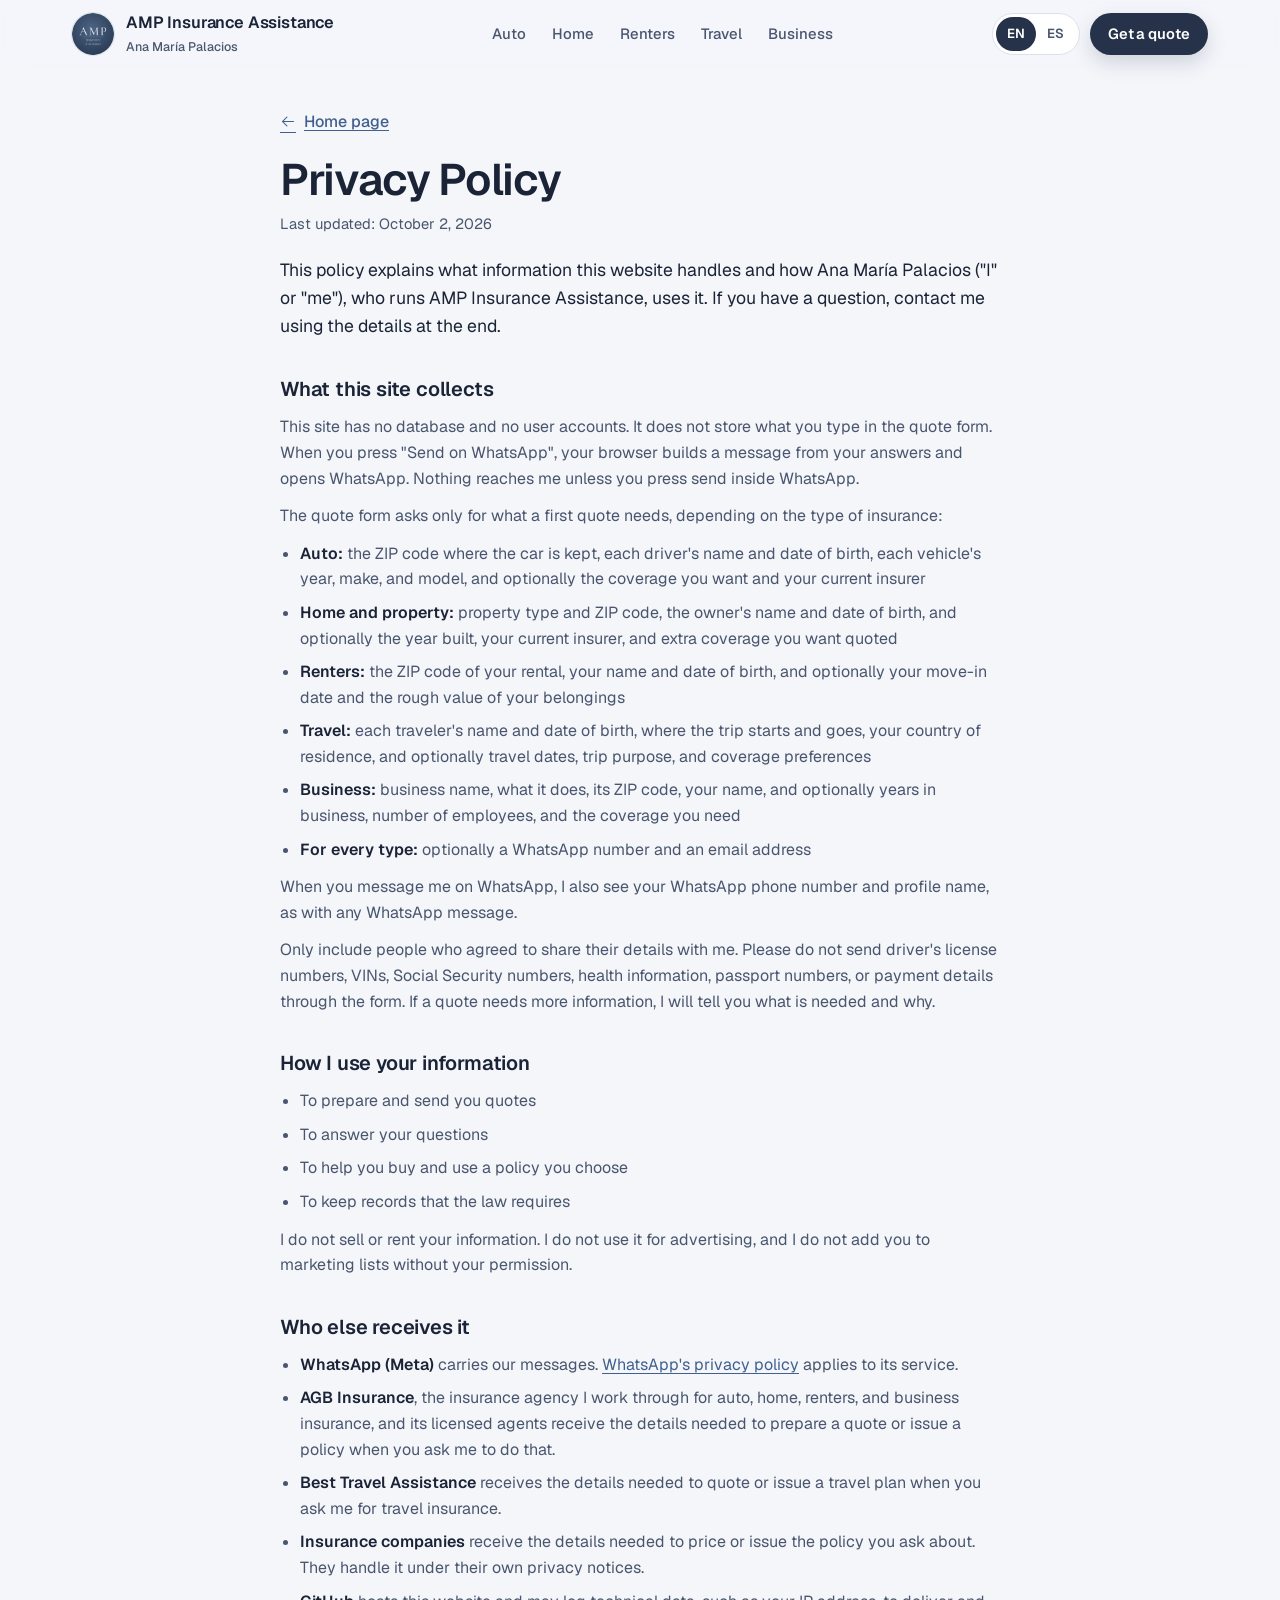
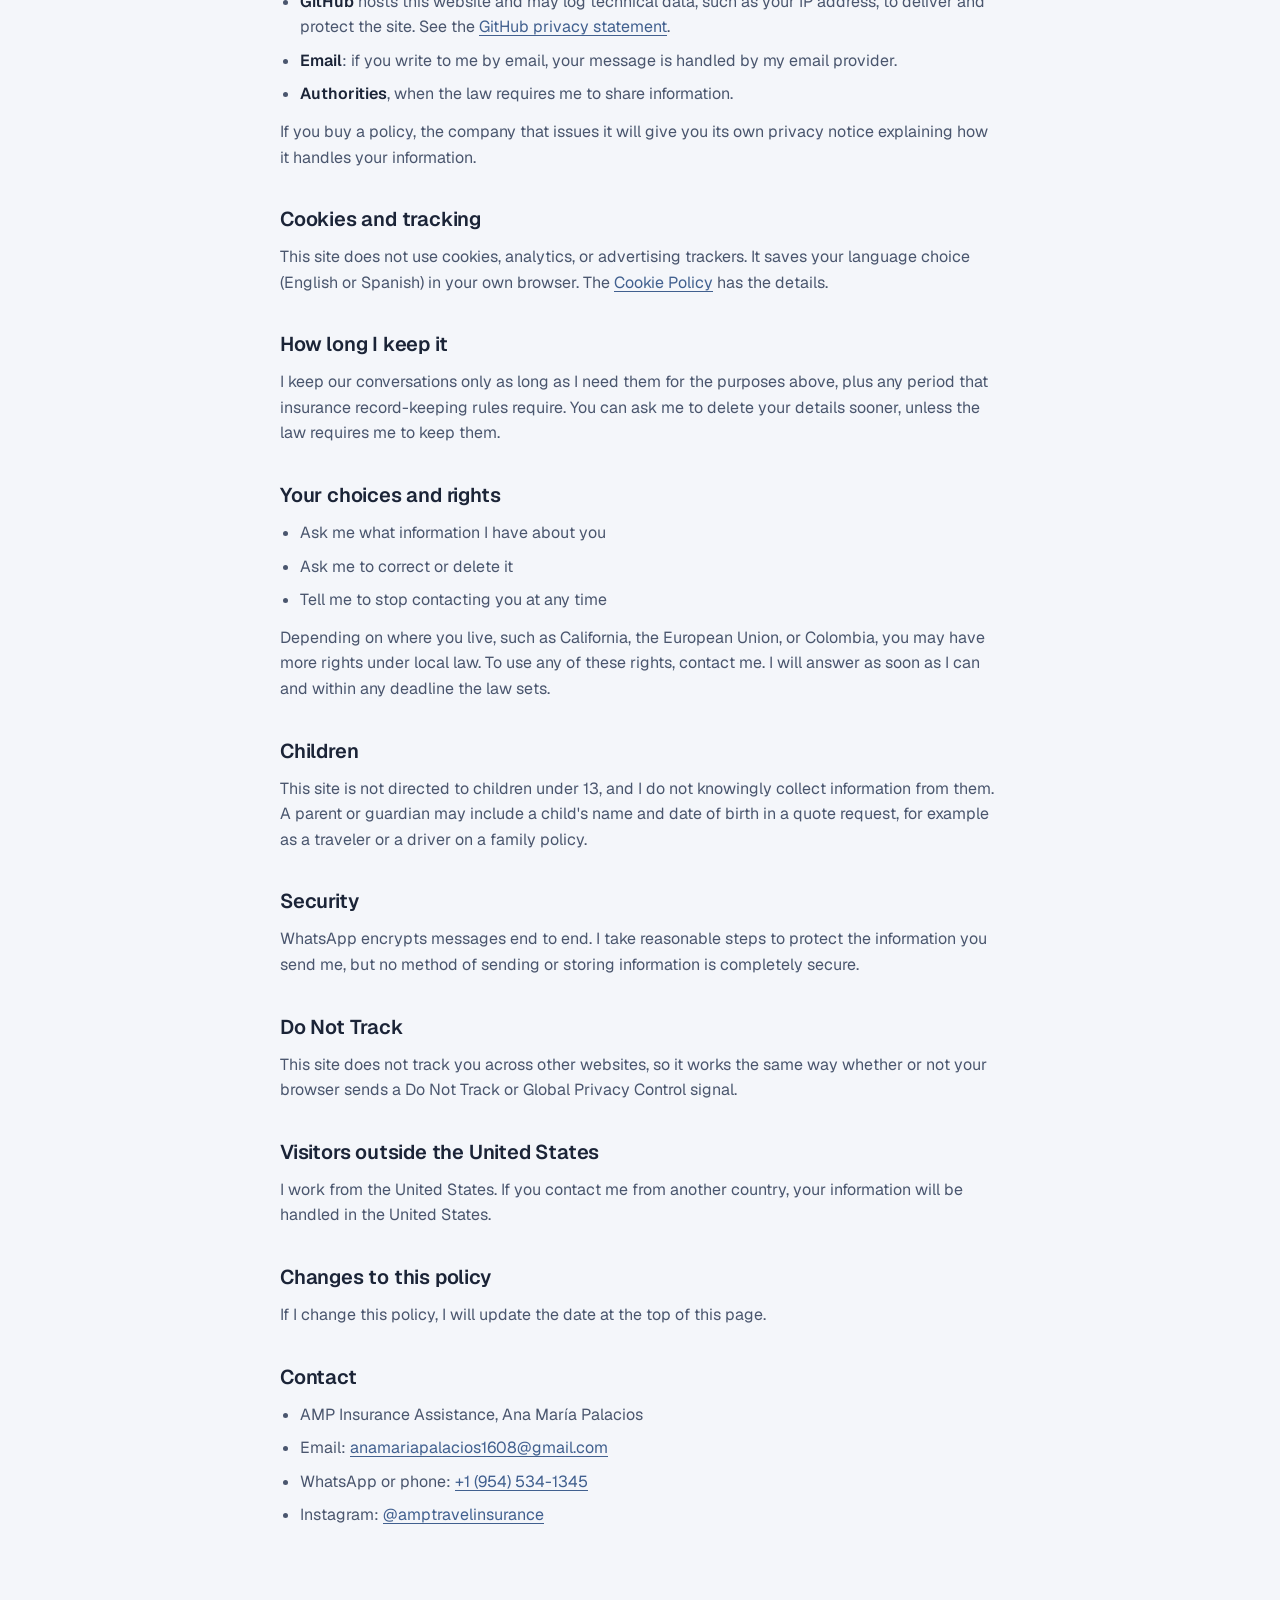
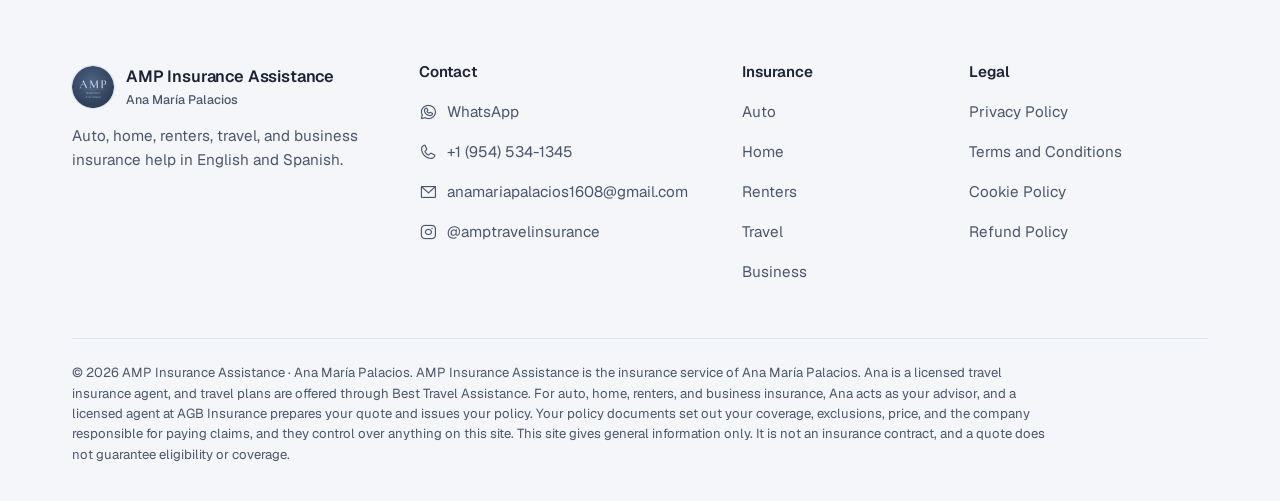
<file: privacy.html>
<!DOCTYPE html>
<html lang="en">
<head>
<meta charset="UTF-8" />
<meta name="viewport" content="width=device-width, initial-scale=1.0, viewport-fit=cover" />
<title>Privacy Policy | AMP Insurance Assistance</title>
<meta name="description" content="How AMP Insurance Assistance handles the information you share through this website and WhatsApp." />
<link rel="canonical" href="https://samirawad24.github.io/amptravelinsurance/privacy.html" />
<meta name="robots" content="index, follow, max-image-preview:large" />
<meta name="author" content="Ana María Palacios" />
<meta name="theme-color" content="#26324a" />
<meta name="color-scheme" content="light dark" />
<link rel="icon" href="assets/amp-logo-128.png" type="image/png" />
<link rel="apple-touch-icon" href="assets/amp-logo-512.png" />
<meta property="og:type" content="website" />
<meta property="og:site_name" content="AMP Insurance Assistance" />
<meta property="og:title" content="Privacy Policy | AMP Insurance Assistance" />
<meta property="og:description" content="How AMP Insurance Assistance handles the information you share through this website and WhatsApp." />
<meta property="og:url" content="https://samirawad24.github.io/amptravelinsurance/privacy.html" />
<meta property="og:image" content="https://samirawad24.github.io/amptravelinsurance/assets/og-share.jpg" />
<meta property="og:image:width" content="1200" />
<meta property="og:image:height" content="630" />
<meta property="og:image:alt" content="AMP Insurance Assistance logo" />
<meta property="og:locale" content="en_US" />
<meta property="og:locale:alternate" content="es_US" />
<meta name="twitter:card" content="summary_large_image" />
<meta name="twitter:title" content="Privacy Policy | AMP Insurance Assistance" />
<meta name="twitter:description" content="How AMP Insurance Assistance handles the information you share through this website and WhatsApp." />
<meta name="twitter:image" content="https://samirawad24.github.io/amptravelinsurance/assets/og-share.jpg" />
<link rel="preload" href="assets/fonts/geist-latin.woff2" as="font" type="font/woff2" crossorigin />
<link rel="stylesheet" href="assets/fonts/fonts.css" />
<link rel="stylesheet" href="assets/site.css" />
</head>
<body>
<a class="skip" href="#main" data-i18n="skip">Skip to content</a>
<div id="top-sentinel" style="position:absolute;top:0;height:1px;width:1px"></div>
<header class="nav" id="nav">
  <div class="wrap nav-in">
    <a class="brand" href="./" aria-label="AMP Insurance Assistance, Home page">
      <img src="assets/amp-logo-128.png" alt="" width="42" height="42" />
      <span class="brand-txt"><b>AMP Insurance Assistance</b><small>Ana María Palacios</small></span>
    </a>
    <nav aria-label="Insurance"><ul class="nav-links"><li><a href="auto-insurance.html" data-i18n="nav_auto">Auto</a></li><li><a href="home-insurance.html" data-i18n="nav_home">Home</a></li><li><a href="renters-insurance.html" data-i18n="nav_renters">Renters</a></li><li><a href="travel-insurance.html" data-i18n="nav_travel">Travel</a></li><li><a href="business-insurance.html" data-i18n="nav_business">Business</a></li></ul></nav>
    <div class="nav-r">
      <div class="lang" role="group" aria-label="Language / Idioma">
        <button type="button" data-lang="en" aria-pressed="true" aria-label="English">EN</button>
        <button type="button" data-lang="es" aria-pressed="false" aria-label="Español">ES</button>
      </div>
      <a class="btn btn-primary" href="./#quote" data-i18n="cta_quote">Get a quote</a>
      <button type="button" class="menu-btn" id="menuBtn" aria-expanded="false" aria-controls="menuPanel" aria-label="Open menu" data-i18n-aria="menu_open"><i class="ph ph-list" aria-hidden="true"></i></button>
    </div>
  </div>
  <div class="menu-panel" id="menuPanel" hidden>
    <ul><li><a href="auto-insurance.html"><i class="ph ph-car-profile" aria-hidden="true"></i><span data-i18n="nav_auto">Auto</span></a></li><li><a href="home-insurance.html"><i class="ph ph-house-line" aria-hidden="true"></i><span data-i18n="nav_home">Home</span></a></li><li><a href="renters-insurance.html"><i class="ph ph-key" aria-hidden="true"></i><span data-i18n="nav_renters">Renters</span></a></li><li><a href="travel-insurance.html"><i class="ph ph-airplane-tilt" aria-hidden="true"></i><span data-i18n="nav_travel">Travel</span></a></li><li><a href="business-insurance.html"><i class="ph ph-storefront" aria-hidden="true"></i><span data-i18n="nav_business">Business</span></a></li></ul>
    <a class="btn btn-primary" href="./#quote" data-i18n="cta_quote">Get a quote</a>
  </div>
</header>
<main id="main" tabindex="-1">
<div class="doc">
  <a class="back" href="./"><i class="ph ph-arrow-left" aria-hidden="true"></i><span data-i18n="nav_home_page">Home page</span></a>
  <div lang="en" data-lang-block="en"><h1>Privacy Policy</h1><p class="upd">Last updated: October 2, 2026</p><p class="intro">This policy explains what information this website handles and how Ana María Palacios ("I" or "me"), who runs AMP Insurance Assistance, uses it. If you have a question, contact me using the details at the end.</p><section><h2>What this site collects</h2><p>This site has no database and no user accounts. It does not store what you type in the quote form. When you press "Send on WhatsApp", your browser builds a message from your answers and opens WhatsApp. Nothing reaches me unless you press send inside WhatsApp.</p><p>The quote form asks only for what a first quote needs, depending on the type of insurance:</p><ul><li><b>Auto:</b> the ZIP code where the car is kept, each driver's name and date of birth, each vehicle's year, make, and model, and optionally the coverage you want and your current insurer</li><li><b>Home and property:</b> property type and ZIP code, the owner's name and date of birth, and optionally the year built, your current insurer, and extra coverage you want quoted</li><li><b>Renters:</b> the ZIP code of your rental, your name and date of birth, and optionally your move-in date and the rough value of your belongings</li><li><b>Travel:</b> each traveler's name and date of birth, where the trip starts and goes, your country of residence, and optionally travel dates, trip purpose, and coverage preferences</li><li><b>Business:</b> business name, what it does, its ZIP code, your name, and optionally years in business, number of employees, and the coverage you need</li><li><b>For every type:</b> optionally a WhatsApp number and an email address</li></ul><p>When you message me on WhatsApp, I also see your WhatsApp phone number and profile name, as with any WhatsApp message.</p><p>Only include people who agreed to share their details with me. Please do not send driver's license numbers, VINs, Social Security numbers, health information, passport numbers, or payment details through the form. If a quote needs more information, I will tell you what is needed and why.</p></section><section><h2>How I use your information</h2><ul><li>To prepare and send you quotes</li><li>To answer your questions</li><li>To help you buy and use a policy you choose</li><li>To keep records that the law requires</li></ul><p>I do not sell or rent your information. I do not use it for advertising, and I do not add you to marketing lists without your permission.</p></section><section><h2>Who else receives it</h2><ul><li><b>WhatsApp (Meta)</b> carries our messages. <a href="https://www.whatsapp.com/legal/privacy-policy" rel="noopener">WhatsApp's privacy policy</a> applies to its service.</li><li><b>AGB Insurance</b>, the insurance agency I work through for auto, home, renters, and business insurance, and its licensed agents receive the details needed to prepare a quote or issue a policy when you ask me to do that.</li><li><b>Best Travel Assistance</b> receives the details needed to quote or issue a travel plan when you ask me for travel insurance.</li><li><b>Insurance companies</b> receive the details needed to price or issue the policy you ask about. They handle it under their own privacy notices.</li><li><b>GitHub</b> hosts this website and may log technical data, such as your IP address, to deliver and protect the site. See the <a href="https://docs.github.com/en/site-policy/privacy-policies/github-general-privacy-statement" rel="noopener">GitHub privacy statement</a>.</li><li><b>Email</b>: if you write to me by email, your message is handled by my email provider.</li><li><b>Authorities</b>, when the law requires me to share information.</li></ul><p>If you buy a policy, the company that issues it will give you its own privacy notice explaining how it handles your information.</p></section><section><h2>Cookies and tracking</h2><p>This site does not use cookies, analytics, or advertising trackers. It saves your language choice (English or Spanish) in your own browser. The <a href="cookies.html">Cookie Policy</a> has the details.</p></section><section><h2>How long I keep it</h2><p>I keep our conversations only as long as I need them for the purposes above, plus any period that insurance record-keeping rules require. You can ask me to delete your details sooner, unless the law requires me to keep them.</p></section><section><h2>Your choices and rights</h2><ul><li>Ask me what information I have about you</li><li>Ask me to correct or delete it</li><li>Tell me to stop contacting you at any time</li></ul><p>Depending on where you live, such as California, the European Union, or Colombia, you may have more rights under local law. To use any of these rights, contact me. I will answer as soon as I can and within any deadline the law sets.</p></section><section><h2>Children</h2><p>This site is not directed to children under 13, and I do not knowingly collect information from them. A parent or guardian may include a child's name and date of birth in a quote request, for example as a traveler or a driver on a family policy.</p></section><section><h2>Security</h2><p>WhatsApp encrypts messages end to end. I take reasonable steps to protect the information you send me, but no method of sending or storing information is completely secure.</p></section><section><h2>Do Not Track</h2><p>This site does not track you across other websites, so it works the same way whether or not your browser sends a Do Not Track or Global Privacy Control signal.</p></section><section><h2>Visitors outside the United States</h2><p>I work from the United States. If you contact me from another country, your information will be handled in the United States.</p></section><section><h2>Changes to this policy</h2><p>If I change this policy, I will update the date at the top of this page.</p></section><section><h2>Contact</h2><ul><li>AMP Insurance Assistance, Ana María Palacios</li><li>Email: <a href="mailto:anamariapalacios1608@gmail.com">anamariapalacios1608@gmail.com</a></li><li>WhatsApp or phone: <a href="tel:+19545341345">+1 (954) 534-1345</a></li><li>Instagram: <a href="https://instagram.com/amptravelinsurance" rel="noopener">@amptravelinsurance</a></li></ul></section></div><div lang="es" data-lang-block="es" hidden><h1>Política de privacidad</h1><p class="upd">Última actualización: 2 de octubre de 2026</p><p class="intro">Esta política explica qué información maneja este sitio web y cómo la usa Ana María Palacios ("yo"), quien dirige AMP Insurance Assistance. Si tienes alguna pregunta, contáctame con los datos al final.</p><section><h2>Qué recoge este sitio</h2><p>Este sitio no tiene base de datos ni cuentas de usuario. No guarda lo que escribes en el formulario de cotización. Cuando presionas "Enviar por WhatsApp", tu navegador arma un mensaje con tus respuestas y abre WhatsApp. No me llega nada a menos que toques enviar dentro de WhatsApp.</p><p>El formulario pide solo lo que necesita una primera cotización, según el tipo de seguro:</p><ul><li><b>Auto:</b> el código postal donde se guarda el auto, el nombre y la fecha de nacimiento de cada conductor, el año, la marca y el modelo de cada vehículo, y de forma opcional la cobertura que quieres y tu aseguradora actual</li><li><b>Hogar y propiedad:</b> tipo de propiedad y código postal, el nombre y la fecha de nacimiento del dueño, y de forma opcional el año de construcción, tu aseguradora actual y coberturas extra que quieras cotizar</li><li><b>Inquilinos:</b> el código postal de tu alquiler, tu nombre y fecha de nacimiento, y de forma opcional tu fecha de mudanza y el valor aproximado de tus pertenencias</li><li><b>Viaje:</b> el nombre y la fecha de nacimiento de cada viajero, dónde empieza y a dónde va el viaje, tu país de residencia, y de forma opcional las fechas, el motivo del viaje y tus preferencias de cobertura</li><li><b>Negocio:</b> nombre del negocio, a qué se dedica, su código postal, tu nombre, y de forma opcional los años en operación, el número de empleados y la cobertura que necesitas</li><li><b>Para todos:</b> de forma opcional un número de WhatsApp y un correo electrónico</li></ul><p>Cuando me escribes por WhatsApp, también veo tu número de WhatsApp y tu nombre de perfil, como en cualquier mensaje de WhatsApp.</p><p>Incluye solo a personas que aceptaron compartir sus datos conmigo. Por favor no envíes por el formulario números de licencia de conducir, VIN, Seguro Social, información de salud, números de pasaporte ni datos de pago. Si una cotización necesita más información, te diré qué hace falta y por qué.</p></section><section><h2>Cómo uso tu información</h2><ul><li>Para preparar y enviarte cotizaciones</li><li>Para responder tus preguntas</li><li>Para ayudarte a comprar y usar la póliza que elijas</li><li>Para guardar los registros que exige la ley</li></ul><p>No vendo ni alquilo tu información. No la uso para publicidad y no te agrego a listas de mercadeo sin tu permiso.</p></section><section><h2>Quién más la recibe</h2><ul><li><b>WhatsApp (Meta)</b> transmite nuestros mensajes. La <a href="https://www.whatsapp.com/legal/privacy-policy" rel="noopener">política de privacidad de WhatsApp</a> aplica a su servicio.</li><li><b>AGB Insurance</b>, la agencia de seguros con la que trabajo para seguros de auto, hogar, inquilinos y negocios, y sus agentes con licencia reciben los datos necesarios para preparar una cotización o emitir una póliza cuando me pides hacerlo.</li><li><b>Best Travel Assistance</b> recibe los datos necesarios para cotizar o emitir un plan de viaje cuando me pides un seguro de viaje.</li><li><b>Compañías de seguros</b> reciben los datos necesarios para cotizar o emitir la póliza que consultas. Ellas los manejan según sus propios avisos de privacidad.</li><li><b>GitHub</b> aloja este sitio y puede registrar datos técnicos, como tu dirección IP, para entregar y proteger el sitio. Consulta la <a href="https://docs.github.com/en/site-policy/privacy-policies/github-general-privacy-statement" rel="noopener">declaración de privacidad de GitHub</a>.</li><li><b>Correo electrónico</b>: si me escribes por correo, tu mensaje lo maneja mi proveedor de correo.</li><li><b>Autoridades</b>, cuando la ley me obligue a compartir información.</li></ul><p>Si compras una póliza, la compañía que la emite te dará su propio aviso de privacidad sobre cómo maneja tu información.</p></section><section><h2>Cookies y rastreo</h2><p>Este sitio no usa cookies, analítica ni rastreadores de publicidad. Guarda tu elección de idioma (inglés o español) en tu propio navegador. La <a href="cookies.html">Política de cookies</a> tiene los detalles.</p></section><section><h2>Cuánto tiempo la guardo</h2><p>Guardo nuestras conversaciones solo mientras las necesite para los fines anteriores, más el tiempo que exijan las normas de registros de seguros. Puedes pedirme que borre tus datos antes, salvo que la ley me obligue a conservarlos.</p></section><section><h2>Tus opciones y derechos</h2><ul><li>Preguntarme qué información tengo sobre ti</li><li>Pedirme que la corrija o la borre</li><li>Pedirme que deje de contactarte en cualquier momento</li></ul><p>Según dónde vivas, por ejemplo California, la Unión Europea o Colombia, puedes tener más derechos bajo la ley local. Para ejercer cualquiera de ellos, contáctame. Te responderé lo antes posible y dentro de cualquier plazo que fije la ley.</p></section><section><h2>Menores de edad</h2><p>Este sitio no está dirigido a menores de 13 años y no recojo a sabiendas información de ellos. Un padre, madre o tutor puede incluir el nombre y la fecha de nacimiento de un menor en una solicitud de cotización, por ejemplo como viajero o como conductor en una póliza familiar.</p></section><section><h2>Seguridad</h2><p>WhatsApp cifra los mensajes de extremo a extremo. Tomo medidas razonables para proteger la información que me envías, pero ningún método de envío o almacenamiento es completamente seguro.</p></section><section><h2>No rastrear (Do Not Track)</h2><p>Este sitio no te rastrea en otros sitios web, así que funciona igual si tu navegador envía o no una señal de Do Not Track o Global Privacy Control.</p></section><section><h2>Visitantes fuera de Estados Unidos</h2><p>Trabajo desde Estados Unidos. Si me contactas desde otro país, tu información se manejará en Estados Unidos.</p></section><section><h2>Cambios a esta política</h2><p>Si cambio esta política, actualizaré la fecha al inicio de esta página.</p></section><section><h2>Contacto</h2><ul><li>AMP Insurance Assistance, Ana María Palacios</li><li>Correo: <a href="mailto:anamariapalacios1608@gmail.com">anamariapalacios1608@gmail.com</a></li><li>WhatsApp o teléfono: <a href="tel:+19545341345">+1 (954) 534-1345</a></li><li>Instagram: <a href="https://instagram.com/amptravelinsurance" rel="noopener">@amptravelinsurance</a></li></ul></section></div>
</div>
</main>
<footer class="foot">
  <div class="wrap">
    <div class="foot-grid">
      <div class="foot-brand">
        <a class="brand" href="./" aria-label="AMP Insurance Assistance, Home page">
          <img src="assets/amp-logo-128.png" alt="" width="42" height="42" loading="lazy" />
          <span><b>AMP Insurance Assistance</b><small>Ana María Palacios</small></span>
        </a>
        <p data-i18n="foot_tag">Auto, home, renters, travel, and business insurance help in English and Spanish.</p>
      </div>
      <div>
        <h2 class="fh" data-i18n="foot_contact">Contact</h2>
        <ul>
          <li><a data-wa-link href="#" target="_blank" rel="noopener"><i class="ph ph-whatsapp-logo" aria-hidden="true"></i>WhatsApp</a></li>
          <li><a class="js-tel" href="tel:+19545341345"><i class="ph ph-phone" aria-hidden="true"></i><span class="js-phone">+1 (954) 534-1345</span></a></li>
          <li><a class="js-mail" href="mailto:anamariapalacios1608@gmail.com"><i class="ph ph-envelope-simple" aria-hidden="true"></i><span class="js-email">anamariapalacios1608@gmail.com</span></a></li>
          <li><a class="js-ig" href="https://instagram.com/amptravelinsurance" target="_blank" rel="noopener"><i class="ph ph-instagram-logo" aria-hidden="true"></i>@amptravelinsurance</a></li>
        </ul>
      </div>
      <div>
        <h2 class="fh" data-i18n="foot_ins">Insurance</h2>
        <ul><li><a href="auto-insurance.html" data-i18n="nav_auto">Auto</a></li><li><a href="home-insurance.html" data-i18n="nav_home">Home</a></li><li><a href="renters-insurance.html" data-i18n="nav_renters">Renters</a></li><li><a href="travel-insurance.html" data-i18n="nav_travel">Travel</a></li><li><a href="business-insurance.html" data-i18n="nav_business">Business</a></li></ul>
      </div>
      <div>
        <h2 class="fh" data-i18n="foot_legal_h">Legal</h2>
        <ul><li><a href="privacy.html" data-i18n="l_privacy">Privacy Policy</a></li><li><a href="terms.html" data-i18n="l_terms">Terms and Conditions</a></li><li><a href="cookies.html" data-i18n="l_cookies">Cookie Policy</a></li><li><a href="refund.html" data-i18n="l_refund">Refund Policy</a></li></ul>
      </div>
    </div>
    <div class="foot-bottom">
      <p>© <span class="js-year">2026</span> AMP Insurance Assistance · Ana María Palacios. <span data-i18n="foot_legal">AMP Insurance Assistance is the insurance service of Ana María Palacios. Ana is a licensed travel insurance agent, and travel plans are offered through Best Travel Assistance. For auto, home, renters, and business insurance, Ana acts as your advisor, and a licensed agent at AGB Insurance prepares your quote and issues your policy. Your policy documents set out your coverage, exclusions, price, and the company responsible for paying claims, and they control over anything on this site. This site gives general information only. It is not an insurance contract, and a quote does not guarantee eligibility or coverage.</span></p>
    </div>
  </div>
</footer>
<script>window.SITE={"whatsapp": "19545341345", "phoneDisplay": "+1 (954) 534-1345", "email": "anamariapalacios1608@gmail.com", "instagram": "amptravelinsurance"};window.I18N={"en":{"skip":"Skip to content","brand_sub":"Ana María Palacios","nav_auto":"Auto","nav_home":"Home","nav_renters":"Renters","nav_travel":"Travel","nav_business":"Business","nav_home_page":"Home page","menu_open":"Open menu","menu_close":"Close menu","cta_quote":"Get a quote","cta_whatsapp":"Chat on WhatsApp","remove":"Remove","opt":"(optional)","q_type":"What do you want to insure?","q_details":"Your details","q_contact":"How to reach you","t_auto":"Auto","t_home":"Home","t_renters":"Renters","t_travel":"Travel","t_business":"Business","err_type":"Choose the type of insurance you want to quote.","err_required":"Fill in this field.","err_zip":"Enter a 5-digit ZIP code.","err_year":"Enter a 4-digit year.","err_email":"Enter a valid email.","err_dob":"Enter a date of birth.","err_dob_future":"Date of birth cannot be in the future.","err_ret":"Return date must be after departure.","err_name":"Enter the full name.","err_choose":"Choose one option.","err_consent":"Check this box so I can contact you.","f_name":"Full name","ph_name":"First and last name","f_dob":"Date of birth","f_zip":"ZIP code","ph_zip":"5 digits","f_current":"Current insurance company","a_zip":"ZIP code where the car is kept","driver":"Driver","add_driver":"Add another driver","vehicle":"Vehicle","add_vehicle":"Add another vehicle","f_year":"Year","f_make":"Make","ph_make":"Toyota","f_model":"Model","ph_model":"Corolla","a_cov":"Coverage you want","a_cov_min":"State minimum","a_cov_full":"Full coverage","a_cov_unsure":"Not sure","h_ptype":"Type of property","h_house":"House","h_condo":"Condo","h_town":"Townhouse","h_mobile":"Mobile home","h_rental":"Rental property I own","h_zip":"ZIP code of the property","h_built":"Year built","h_owner":"Owner's full name","h_owner_dob":"Owner's date of birth","h_extra":"Also quote","h_flood":"Flood","h_umbrella":"Umbrella","r_zip":"ZIP code of your rental","r_name":"Your full name","r_dob":"Your date of birth","r_move":"Move-in date","r_value":"About how much are your belongings worth?","r_v1":"Under $15,000","r_v2":"$15,000 to $30,000","r_v3":"$30,000 to $50,000","r_v4":"Over $50,000","r_v5":"Not sure","traveler":"Traveler","add_traveler":"Add another traveler","tr_from":"Leaving from","tr_to":"Going to","ph_city":"City or country","tr_res":"Country where you live","ph_country":"Country","tr_dep":"Departure","tr_ret":"Return","tr_purpose":"Trip purpose","p_vacation":"Vacation","p_business":"Business","p_study":"Study","p_family":"Visiting family","tr_prio":"Coverage you care about","c_medical":"Medical","c_cancel":"Cancellation","c_baggage":"Baggage","c_delays":"Delays","b_name":"Business name","b_what":"What does the business do?","ph_what":"Example: cleaning, restaurant","b_zip":"Business ZIP code","b_owner":"Your full name","b_years":"Years in business","b_emps":"Number of employees","b_cov":"Coverage you need","b_gl":"General liability","b_prop":"Commercial property","b_auto":"Commercial auto","b_wc":"Workers' comp","b_pro":"Professional liability","b_unsure":"Not sure","f_wa":"WhatsApp number","f_email":"Email","consent":"I agree to send these details to Ana María Palacios on WhatsApp so she, or a licensed agent at her agency, can prepare my quote and contact me about it.","consent_link":"Read the Privacy Policy","submit":"Send on WhatsApp","form_note":"WhatsApp opens with your message ready to review. Nothing is sent until you tap send. Please do not include driver's license numbers, VINs, Social Security numbers, health details, or passport numbers.","s_h":"One more tap","s_p":"WhatsApp should open with your request. Tap send there so it reaches me. If it did not open, use the button below.","s_open":"Open WhatsApp","s_copy":"Copy details","s_copied":"Copied","s_edit":"Edit","wa_greeting":"Hi Ana! I would like an insurance quote.","wa_title_auto":"New auto insurance quote request","wa_title_home":"New home insurance quote request","wa_title_renters":"New renters insurance quote request","wa_title_travel":"New travel insurance quote request","wa_title_business":"New business insurance quote request","wa_age":"age","wa_dob":"DOB","wa_zip":"ZIP code","wa_drivers":"Drivers","wa_vehicles":"Vehicles","wa_cov":"Coverage","wa_current":"Current insurer","wa_ptype":"Property type","wa_built":"Year built","wa_owner":"Owner","wa_owner_dob":"Owner DOB","wa_extra":"Also quote","wa_name":"Name","wa_move":"Move-in date","wa_value":"Belongings value","wa_travelers":"Travelers","wa_from":"Leaving from","wa_to":"Going to","wa_res":"Country of residence","wa_dep":"Departure","wa_ret":"Return","wa_purpose":"Trip purpose","wa_prio":"Coverage priorities","wa_bname":"Business","wa_bwhat":"What it does","wa_years":"Years in business","wa_emps":"Employees","wa_bcov":"Coverage needed","wa_contact_wa":"WhatsApp","wa_contact_email":"Email","quote_eyebrow":"Free quote","quote_h2":"Request a quote","quote_sub":"Choose the type of insurance, answer a few questions, and WhatsApp opens with your details ready to send.","assure_1":"I read and answer your request myself.","assure_2":"Your details go only to me and my agency.","assure_3":"No account and no long forms.","broker_t":"Policies through AGB Insurance","broker_p":"The independent insurance agency Ana works with","travel_t":"Travel plans through Best Travel Assistance","travel_p":"Ana's travel insurance partner","fact_1":"You talk to me, not a call center","fact_2":"Free quotes with no obligation","fact_3":"Help in English and Spanish","foot_tag":"Auto, home, renters, travel, and business insurance help in English and Spanish.","foot_contact":"Contact","foot_ins":"Insurance","foot_legal_h":"Legal","l_privacy":"Privacy Policy","l_terms":"Terms and Conditions","l_cookies":"Cookie Policy","l_refund":"Refund Policy","foot_legal":"AMP Insurance Assistance is the insurance service of Ana María Palacios. Ana is a licensed travel insurance agent, and travel plans are offered through Best Travel Assistance. For auto, home, renters, and business insurance, Ana acts as your advisor, and a licensed agent at AGB Insurance prepares your quote and issues your policy. Your policy documents set out your coverage, exclusions, price, and the company responsible for paying claims, and they control over anything on this site. This site gives general information only. It is not an insurance contract, and a quote does not guarantee eligibility or coverage.","faq_more":"Still have a question?","faq_h2":"Questions and answers","learn_more":"Learn more","back_home":"All insurance types","cov_fine":"Coverage, limits, deductibles, and exclusions depend on the policy you choose.","more_h":"Other insurance I can help with","adv_h":"How I help with this insurance","adv_p":"I am your advisor for this type of insurance. I gather your details, explain your options in plain words, and connect you with a licensed agent at AGB Insurance, who prepares your quote and issues your policy. You keep talking to me the whole time.","agent_h":"I am your travel insurance agent","agent_p":"I am licensed to sell travel insurance, and my travel plans come through Best Travel Assistance. I prepare your quote, explain each plan, and help you buy it, all in the same WhatsApp chat.","meta_title":"Privacy Policy | AMP Insurance Assistance"},"es":{"skip":"Saltar al contenido","brand_sub":"Ana María Palacios","nav_auto":"Auto","nav_home":"Hogar","nav_renters":"Inquilinos","nav_travel":"Viaje","nav_business":"Negocios","nav_home_page":"Inicio","menu_open":"Abrir menú","menu_close":"Cerrar menú","cta_quote":"Cotizar","cta_whatsapp":"Escríbeme por WhatsApp","remove":"Quitar","opt":"(opcional)","q_type":"¿Qué quieres asegurar?","q_details":"Tus datos","q_contact":"Cómo contactarte","t_auto":"Auto","t_home":"Hogar","t_renters":"Inquilinos","t_travel":"Viaje","t_business":"Negocio","err_type":"Elige el tipo de seguro que quieres cotizar.","err_required":"Completa este campo.","err_zip":"Escribe un código postal de 5 dígitos.","err_year":"Escribe un año de 4 dígitos.","err_email":"Escribe un correo válido.","err_dob":"Escribe una fecha de nacimiento.","err_dob_future":"La fecha de nacimiento no puede ser futura.","err_ret":"La fecha de regreso debe ser posterior a la salida.","err_name":"Escribe el nombre completo.","err_choose":"Elige una opción.","err_consent":"Marca esta casilla para que pueda contactarte.","f_name":"Nombre completo","ph_name":"Nombre y apellido","f_dob":"Fecha de nacimiento","f_zip":"Código postal","ph_zip":"5 dígitos","f_current":"Compañía de seguros actual","a_zip":"Código postal donde se guarda el auto","driver":"Conductor","add_driver":"Agregar otro conductor","vehicle":"Vehículo","add_vehicle":"Agregar otro vehículo","f_year":"Año","f_make":"Marca","ph_make":"Toyota","f_model":"Modelo","ph_model":"Corolla","a_cov":"Cobertura que quieres","a_cov_min":"Mínimo del estado","a_cov_full":"Cobertura completa","a_cov_unsure":"No estoy seguro","h_ptype":"Tipo de propiedad","h_house":"Casa","h_condo":"Condominio","h_town":"Townhouse","h_mobile":"Casa móvil","h_rental":"Propiedad que alquilo","h_zip":"Código postal de la propiedad","h_built":"Año de construcción","h_owner":"Nombre completo del dueño","h_owner_dob":"Fecha de nacimiento del dueño","h_extra":"Cotizar también","h_flood":"Inundación","h_umbrella":"Umbrella (responsabilidad extra)","r_zip":"Código postal de tu alquiler","r_name":"Tu nombre completo","r_dob":"Tu fecha de nacimiento","r_move":"Fecha de mudanza","r_value":"¿Cuánto valen tus pertenencias, más o menos?","r_v1":"Menos de $15,000","r_v2":"$15,000 a $30,000","r_v3":"$30,000 a $50,000","r_v4":"Más de $50,000","r_v5":"No estoy seguro","traveler":"Viajero","add_traveler":"Agregar otro viajero","tr_from":"Sales desde","tr_to":"Vas a","ph_city":"Ciudad o país","tr_res":"País donde vives","ph_country":"País","tr_dep":"Salida","tr_ret":"Regreso","tr_purpose":"Motivo del viaje","p_vacation":"Vacaciones","p_business":"Negocios","p_study":"Estudios","p_family":"Visitar familia","tr_prio":"Cobertura que te importa","c_medical":"Médica","c_cancel":"Cancelación","c_baggage":"Equipaje","c_delays":"Demoras","b_name":"Nombre del negocio","b_what":"¿A qué se dedica el negocio?","ph_what":"Ej.: limpieza, restaurante","b_zip":"Código postal del negocio","b_owner":"Tu nombre completo","b_years":"Años en operación","b_emps":"Número de empleados","b_cov":"Cobertura que necesitas","b_gl":"Responsabilidad civil general","b_prop":"Propiedad comercial","b_auto":"Auto comercial","b_wc":"Compensación laboral","b_pro":"Responsabilidad profesional","b_unsure":"No estoy seguro","f_wa":"Número de WhatsApp","f_email":"Correo","consent":"Acepto enviar estos datos a Ana María Palacios por WhatsApp para que ella, o un agente con licencia de su agencia, prepare mi cotización y me contacte sobre ella.","consent_link":"Lee la Política de privacidad","submit":"Enviar por WhatsApp","form_note":"WhatsApp se abre con tu mensaje listo para revisar. No se envía nada hasta que toques enviar. Por favor no incluyas números de licencia de conducir, VIN, Seguro Social, datos de salud ni números de pasaporte.","s_h":"Un toque más","s_p":"WhatsApp debería abrirse con tu solicitud. Toca enviar allí para que me llegue. Si no se abrió, usa el botón de abajo.","s_open":"Abrir WhatsApp","s_copy":"Copiar datos","s_copied":"Copiado","s_edit":"Editar","wa_greeting":"¡Hola Ana! Me gustaría una cotización de seguro.","wa_title_auto":"Nueva solicitud de cotización de seguro de auto","wa_title_home":"Nueva solicitud de cotización de seguro de hogar","wa_title_renters":"Nueva solicitud de cotización de seguro de inquilinos","wa_title_travel":"Nueva solicitud de cotización de seguro de viaje","wa_title_business":"Nueva solicitud de cotización de seguro de negocio","wa_age":"edad","wa_dob":"Nacimiento","wa_zip":"Código postal","wa_drivers":"Conductores","wa_vehicles":"Vehículos","wa_cov":"Cobertura","wa_current":"Aseguradora actual","wa_ptype":"Tipo de propiedad","wa_built":"Año de construcción","wa_owner":"Dueño","wa_owner_dob":"Nacimiento del dueño","wa_extra":"Cotizar también","wa_name":"Nombre","wa_move":"Fecha de mudanza","wa_value":"Valor de pertenencias","wa_travelers":"Viajeros","wa_from":"Sale desde","wa_to":"Va a","wa_res":"País de residencia","wa_dep":"Salida","wa_ret":"Regreso","wa_purpose":"Motivo del viaje","wa_prio":"Cobertura prioritaria","wa_bname":"Negocio","wa_bwhat":"A qué se dedica","wa_years":"Años en operación","wa_emps":"Empleados","wa_bcov":"Cobertura necesaria","wa_contact_wa":"WhatsApp","wa_contact_email":"Correo","quote_eyebrow":"Cotización gratis","quote_h2":"Pide tu cotización","quote_sub":"Elige el tipo de seguro, responde unas preguntas y WhatsApp se abre con tus datos listos para enviar.","assure_1":"Leo y respondo tu solicitud personalmente.","assure_2":"Tus datos llegan solo a mí y a mi agencia.","assure_3":"Sin cuentas ni formularios largos.","broker_t":"Pólizas a través de AGB Insurance","broker_p":"La agencia de seguros independiente con la que trabaja Ana","travel_t":"Planes de viaje a través de Best Travel Assistance","travel_p":"La aliada de Ana en seguros de viaje","fact_1":"Hablas conmigo, no con un call center","fact_2":"Cotización gratis y sin compromiso","fact_3":"Atención en español e inglés","foot_tag":"Ayuda con seguros de auto, hogar, inquilinos, viaje y negocios en español e inglés.","foot_contact":"Contacto","foot_ins":"Seguros","foot_legal_h":"Legal","l_privacy":"Política de privacidad","l_terms":"Términos y condiciones","l_cookies":"Política de cookies","l_refund":"Política de reembolsos","foot_legal":"AMP Insurance Assistance es el servicio de seguros de Ana María Palacios. Ana es agente con licencia de seguros de viaje, y los planes de viaje se ofrecen a través de Best Travel Assistance. Para seguros de auto, hogar, inquilinos y negocios, Ana es tu asesora, y un agente con licencia de AGB Insurance prepara tu cotización y emite tu póliza. Los documentos de tu póliza definen tu cobertura, exclusiones, precio y la compañía responsable de pagar los reclamos, y prevalecen sobre cualquier contenido de este sitio. Este sitio es solo informativo. No es un contrato de seguro, y una cotización no garantiza elegibilidad ni cobertura.","faq_more":"¿Te queda alguna duda?","faq_h2":"Preguntas y respuestas","learn_more":"Ver más","back_home":"Todos los seguros","cov_fine":"La cobertura, los límites, los deducibles y las exclusiones dependen de la póliza que elijas.","more_h":"Otros seguros con los que te ayudo","adv_h":"Cómo te ayudo con este seguro","adv_p":"Soy tu asesora para este tipo de seguro. Reúno tus datos, te explico tus opciones en palabras claras y te conecto con un agente con licencia de AGB Insurance, que prepara tu cotización y emite tu póliza. Sigues hablando conmigo todo el tiempo.","agent_h":"Soy tu agente de seguros de viaje","agent_p":"Tengo licencia para vender seguros de viaje, y mis planes de viaje vienen de Best Travel Assistance. Preparo tu cotización, te explico cada plan y te ayudo a comprarlo, todo en el mismo chat de WhatsApp.","meta_title":"Política de privacidad | AMP Insurance Assistance"}};</script>
<script src="assets/site.js"></script>
</body>
</html>
</file>
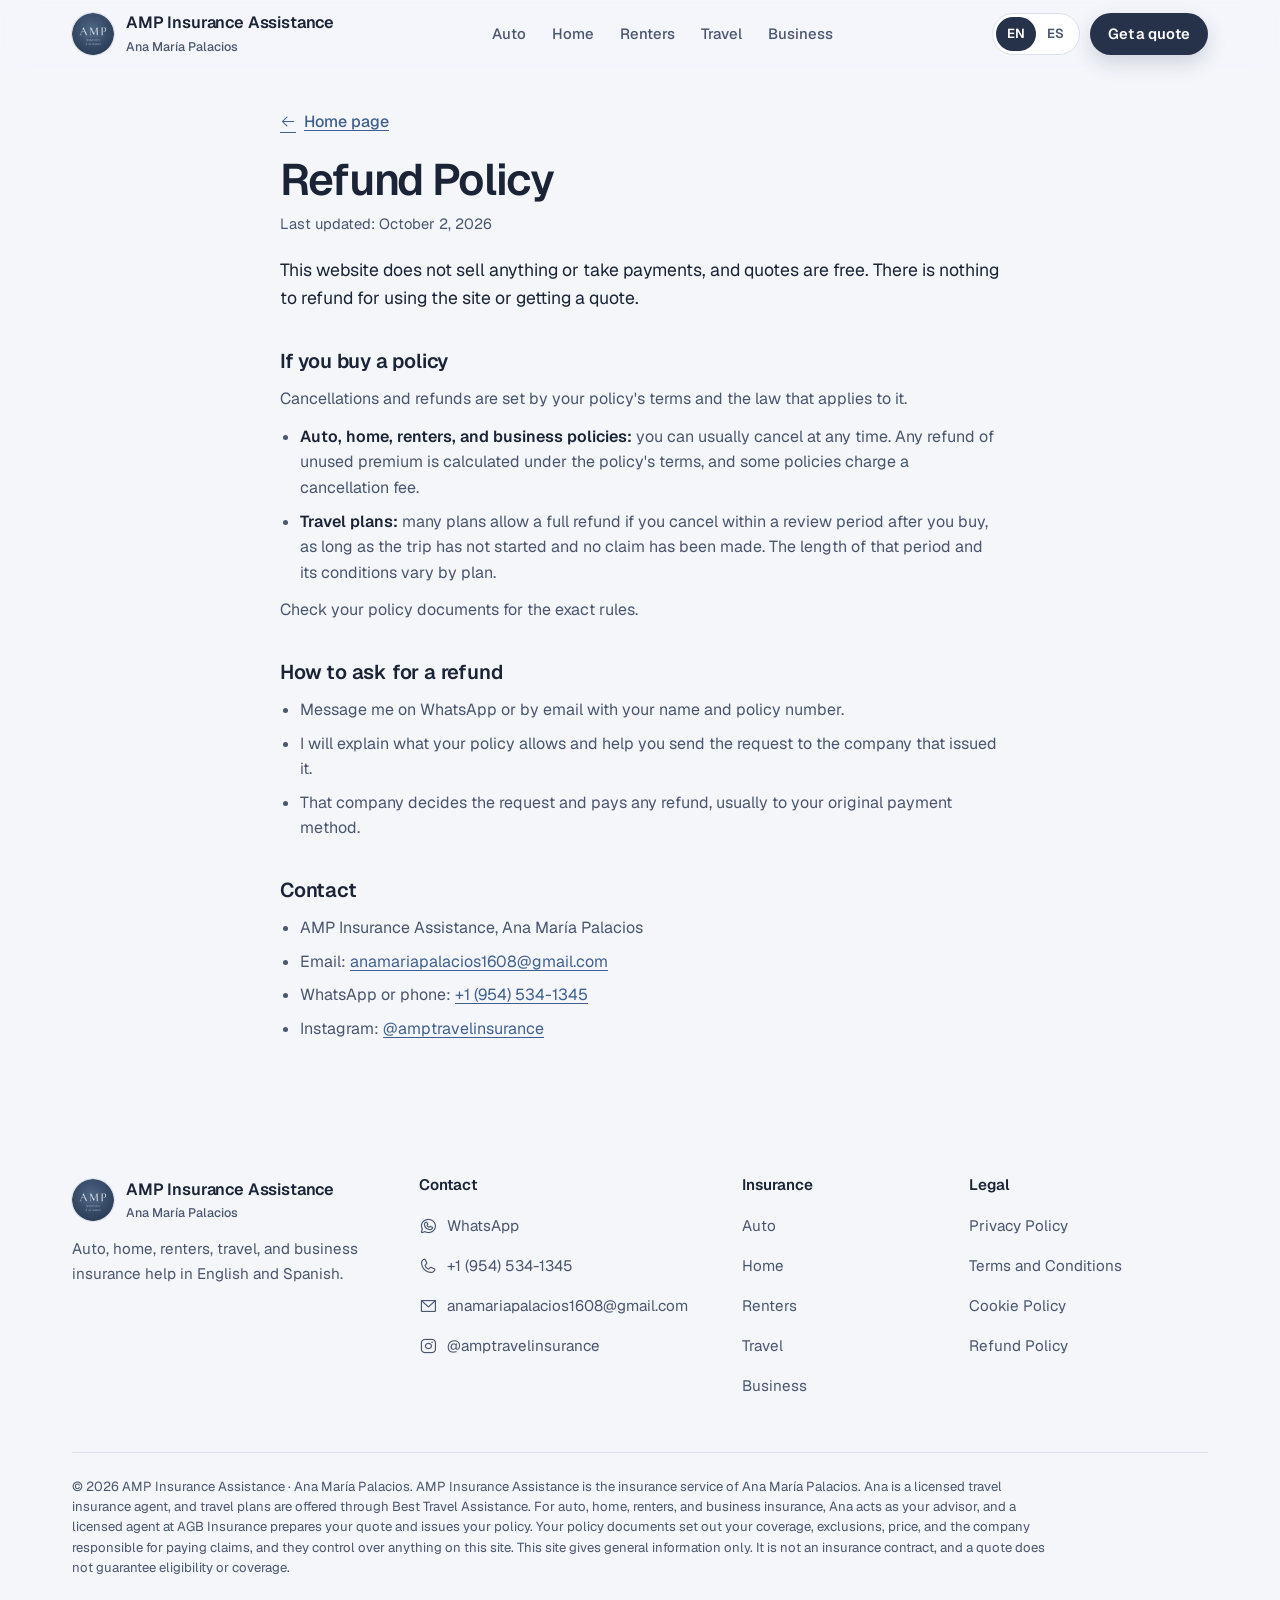
<file: refund.html>
<!DOCTYPE html>
<html lang="en">
<head>
<meta charset="UTF-8" />
<meta name="viewport" content="width=device-width, initial-scale=1.0, viewport-fit=cover" />
<title>Refund Policy | AMP Insurance Assistance</title>
<meta name="description" content="Quotes are free. Refunds on a policy you buy follow that policy&#x27;s terms. Here is how to ask for one." />
<link rel="canonical" href="https://samirawad24.github.io/amptravelinsurance/refund.html" />
<meta name="robots" content="index, follow, max-image-preview:large" />
<meta name="author" content="Ana María Palacios" />
<meta name="theme-color" content="#26324a" />
<meta name="color-scheme" content="light dark" />
<link rel="icon" href="assets/amp-logo-128.png" type="image/png" />
<link rel="apple-touch-icon" href="assets/amp-logo-512.png" />
<meta property="og:type" content="website" />
<meta property="og:site_name" content="AMP Insurance Assistance" />
<meta property="og:title" content="Refund Policy | AMP Insurance Assistance" />
<meta property="og:description" content="Quotes are free. Refunds on a policy you buy follow that policy&#x27;s terms. Here is how to ask for one." />
<meta property="og:url" content="https://samirawad24.github.io/amptravelinsurance/refund.html" />
<meta property="og:image" content="https://samirawad24.github.io/amptravelinsurance/assets/og-share.jpg" />
<meta property="og:image:width" content="1200" />
<meta property="og:image:height" content="630" />
<meta property="og:image:alt" content="AMP Insurance Assistance logo" />
<meta property="og:locale" content="en_US" />
<meta property="og:locale:alternate" content="es_US" />
<meta name="twitter:card" content="summary_large_image" />
<meta name="twitter:title" content="Refund Policy | AMP Insurance Assistance" />
<meta name="twitter:description" content="Quotes are free. Refunds on a policy you buy follow that policy&#x27;s terms. Here is how to ask for one." />
<meta name="twitter:image" content="https://samirawad24.github.io/amptravelinsurance/assets/og-share.jpg" />
<link rel="preload" href="assets/fonts/geist-latin.woff2" as="font" type="font/woff2" crossorigin />
<link rel="stylesheet" href="assets/fonts/fonts.css" />
<link rel="stylesheet" href="assets/site.css" />
</head>
<body>
<a class="skip" href="#main" data-i18n="skip">Skip to content</a>
<div id="top-sentinel" style="position:absolute;top:0;height:1px;width:1px"></div>
<header class="nav" id="nav">
  <div class="wrap nav-in">
    <a class="brand" href="./" aria-label="AMP Insurance Assistance, Home page">
      <img src="assets/amp-logo-128.png" alt="" width="42" height="42" />
      <span class="brand-txt"><b>AMP Insurance Assistance</b><small>Ana María Palacios</small></span>
    </a>
    <nav aria-label="Insurance"><ul class="nav-links"><li><a href="auto-insurance.html" data-i18n="nav_auto">Auto</a></li><li><a href="home-insurance.html" data-i18n="nav_home">Home</a></li><li><a href="renters-insurance.html" data-i18n="nav_renters">Renters</a></li><li><a href="travel-insurance.html" data-i18n="nav_travel">Travel</a></li><li><a href="business-insurance.html" data-i18n="nav_business">Business</a></li></ul></nav>
    <div class="nav-r">
      <div class="lang" role="group" aria-label="Language / Idioma">
        <button type="button" data-lang="en" aria-pressed="true" aria-label="English">EN</button>
        <button type="button" data-lang="es" aria-pressed="false" aria-label="Español">ES</button>
      </div>
      <a class="btn btn-primary" href="./#quote" data-i18n="cta_quote">Get a quote</a>
      <button type="button" class="menu-btn" id="menuBtn" aria-expanded="false" aria-controls="menuPanel" aria-label="Open menu" data-i18n-aria="menu_open"><i class="ph ph-list" aria-hidden="true"></i></button>
    </div>
  </div>
  <div class="menu-panel" id="menuPanel" hidden>
    <ul><li><a href="auto-insurance.html"><i class="ph ph-car-profile" aria-hidden="true"></i><span data-i18n="nav_auto">Auto</span></a></li><li><a href="home-insurance.html"><i class="ph ph-house-line" aria-hidden="true"></i><span data-i18n="nav_home">Home</span></a></li><li><a href="renters-insurance.html"><i class="ph ph-key" aria-hidden="true"></i><span data-i18n="nav_renters">Renters</span></a></li><li><a href="travel-insurance.html"><i class="ph ph-airplane-tilt" aria-hidden="true"></i><span data-i18n="nav_travel">Travel</span></a></li><li><a href="business-insurance.html"><i class="ph ph-storefront" aria-hidden="true"></i><span data-i18n="nav_business">Business</span></a></li></ul>
    <a class="btn btn-primary" href="./#quote" data-i18n="cta_quote">Get a quote</a>
  </div>
</header>
<main id="main" tabindex="-1">
<div class="doc">
  <a class="back" href="./"><i class="ph ph-arrow-left" aria-hidden="true"></i><span data-i18n="nav_home_page">Home page</span></a>
  <div lang="en" data-lang-block="en"><h1>Refund Policy</h1><p class="upd">Last updated: October 2, 2026</p><p class="intro">This website does not sell anything or take payments, and quotes are free. There is nothing to refund for using the site or getting a quote.</p><section><h2>If you buy a policy</h2><p>Cancellations and refunds are set by your policy's terms and the law that applies to it.</p><ul><li><b>Auto, home, renters, and business policies:</b> you can usually cancel at any time. Any refund of unused premium is calculated under the policy's terms, and some policies charge a cancellation fee.</li><li><b>Travel plans:</b> many plans allow a full refund if you cancel within a review period after you buy, as long as the trip has not started and no claim has been made. The length of that period and its conditions vary by plan.</li></ul><p>Check your policy documents for the exact rules.</p></section><section><h2>How to ask for a refund</h2><ul><li>Message me on WhatsApp or by email with your name and policy number.</li><li>I will explain what your policy allows and help you send the request to the company that issued it.</li><li>That company decides the request and pays any refund, usually to your original payment method.</li></ul></section><section><h2>Contact</h2><ul><li>AMP Insurance Assistance, Ana María Palacios</li><li>Email: <a href="mailto:anamariapalacios1608@gmail.com">anamariapalacios1608@gmail.com</a></li><li>WhatsApp or phone: <a href="tel:+19545341345">+1 (954) 534-1345</a></li><li>Instagram: <a href="https://instagram.com/amptravelinsurance" rel="noopener">@amptravelinsurance</a></li></ul></section></div><div lang="es" data-lang-block="es" hidden><h1>Política de reembolsos</h1><p class="upd">Última actualización: 2 de octubre de 2026</p><p class="intro">Este sitio no vende nada ni recibe pagos, y las cotizaciones son gratis. No hay nada que reembolsar por usar el sitio o pedir una cotización.</p><section><h2>Si compras una póliza</h2><p>Las cancelaciones y los reembolsos los definen los términos de tu póliza y la ley que le aplica.</p><ul><li><b>Pólizas de auto, hogar, inquilinos y negocio:</b> normalmente puedes cancelar en cualquier momento. Cualquier reembolso de prima no usada se calcula según los términos de la póliza, y algunas pólizas cobran un cargo por cancelación.</li><li><b>Planes de viaje:</b> muchos planes permiten un reembolso completo si cancelas dentro de un período de revisión después de comprar, siempre que el viaje no haya empezado y no se haya hecho ningún reclamo. La duración de ese período y sus condiciones cambian según el plan.</li></ul><p>Revisa los documentos de tu póliza para conocer las reglas exactas.</p></section><section><h2>Cómo pedir un reembolso</h2><ul><li>Escríbeme por WhatsApp o por correo con tu nombre y número de póliza.</li><li>Te explico lo que permite tu póliza y te ayudo a enviar la solicitud a la compañía que la emitió.</li><li>Esa compañía decide la solicitud y paga cualquier reembolso, normalmente al método de pago original.</li></ul></section><section><h2>Contacto</h2><ul><li>AMP Insurance Assistance, Ana María Palacios</li><li>Correo: <a href="mailto:anamariapalacios1608@gmail.com">anamariapalacios1608@gmail.com</a></li><li>WhatsApp o teléfono: <a href="tel:+19545341345">+1 (954) 534-1345</a></li><li>Instagram: <a href="https://instagram.com/amptravelinsurance" rel="noopener">@amptravelinsurance</a></li></ul></section></div>
</div>
</main>
<footer class="foot">
  <div class="wrap">
    <div class="foot-grid">
      <div class="foot-brand">
        <a class="brand" href="./" aria-label="AMP Insurance Assistance, Home page">
          <img src="assets/amp-logo-128.png" alt="" width="42" height="42" loading="lazy" />
          <span><b>AMP Insurance Assistance</b><small>Ana María Palacios</small></span>
        </a>
        <p data-i18n="foot_tag">Auto, home, renters, travel, and business insurance help in English and Spanish.</p>
      </div>
      <div>
        <h2 class="fh" data-i18n="foot_contact">Contact</h2>
        <ul>
          <li><a data-wa-link href="#" target="_blank" rel="noopener"><i class="ph ph-whatsapp-logo" aria-hidden="true"></i>WhatsApp</a></li>
          <li><a class="js-tel" href="tel:+19545341345"><i class="ph ph-phone" aria-hidden="true"></i><span class="js-phone">+1 (954) 534-1345</span></a></li>
          <li><a class="js-mail" href="mailto:anamariapalacios1608@gmail.com"><i class="ph ph-envelope-simple" aria-hidden="true"></i><span class="js-email">anamariapalacios1608@gmail.com</span></a></li>
          <li><a class="js-ig" href="https://instagram.com/amptravelinsurance" target="_blank" rel="noopener"><i class="ph ph-instagram-logo" aria-hidden="true"></i>@amptravelinsurance</a></li>
        </ul>
      </div>
      <div>
        <h2 class="fh" data-i18n="foot_ins">Insurance</h2>
        <ul><li><a href="auto-insurance.html" data-i18n="nav_auto">Auto</a></li><li><a href="home-insurance.html" data-i18n="nav_home">Home</a></li><li><a href="renters-insurance.html" data-i18n="nav_renters">Renters</a></li><li><a href="travel-insurance.html" data-i18n="nav_travel">Travel</a></li><li><a href="business-insurance.html" data-i18n="nav_business">Business</a></li></ul>
      </div>
      <div>
        <h2 class="fh" data-i18n="foot_legal_h">Legal</h2>
        <ul><li><a href="privacy.html" data-i18n="l_privacy">Privacy Policy</a></li><li><a href="terms.html" data-i18n="l_terms">Terms and Conditions</a></li><li><a href="cookies.html" data-i18n="l_cookies">Cookie Policy</a></li><li><a href="refund.html" data-i18n="l_refund">Refund Policy</a></li></ul>
      </div>
    </div>
    <div class="foot-bottom">
      <p>© <span class="js-year">2026</span> AMP Insurance Assistance · Ana María Palacios. <span data-i18n="foot_legal">AMP Insurance Assistance is the insurance service of Ana María Palacios. Ana is a licensed travel insurance agent, and travel plans are offered through Best Travel Assistance. For auto, home, renters, and business insurance, Ana acts as your advisor, and a licensed agent at AGB Insurance prepares your quote and issues your policy. Your policy documents set out your coverage, exclusions, price, and the company responsible for paying claims, and they control over anything on this site. This site gives general information only. It is not an insurance contract, and a quote does not guarantee eligibility or coverage.</span></p>
    </div>
  </div>
</footer>
<script>window.SITE={"whatsapp": "19545341345", "phoneDisplay": "+1 (954) 534-1345", "email": "anamariapalacios1608@gmail.com", "instagram": "amptravelinsurance"};window.I18N={"en":{"skip":"Skip to content","brand_sub":"Ana María Palacios","nav_auto":"Auto","nav_home":"Home","nav_renters":"Renters","nav_travel":"Travel","nav_business":"Business","nav_home_page":"Home page","menu_open":"Open menu","menu_close":"Close menu","cta_quote":"Get a quote","cta_whatsapp":"Chat on WhatsApp","remove":"Remove","opt":"(optional)","q_type":"What do you want to insure?","q_details":"Your details","q_contact":"How to reach you","t_auto":"Auto","t_home":"Home","t_renters":"Renters","t_travel":"Travel","t_business":"Business","err_type":"Choose the type of insurance you want to quote.","err_required":"Fill in this field.","err_zip":"Enter a 5-digit ZIP code.","err_year":"Enter a 4-digit year.","err_email":"Enter a valid email.","err_dob":"Enter a date of birth.","err_dob_future":"Date of birth cannot be in the future.","err_ret":"Return date must be after departure.","err_name":"Enter the full name.","err_choose":"Choose one option.","err_consent":"Check this box so I can contact you.","f_name":"Full name","ph_name":"First and last name","f_dob":"Date of birth","f_zip":"ZIP code","ph_zip":"5 digits","f_current":"Current insurance company","a_zip":"ZIP code where the car is kept","driver":"Driver","add_driver":"Add another driver","vehicle":"Vehicle","add_vehicle":"Add another vehicle","f_year":"Year","f_make":"Make","ph_make":"Toyota","f_model":"Model","ph_model":"Corolla","a_cov":"Coverage you want","a_cov_min":"State minimum","a_cov_full":"Full coverage","a_cov_unsure":"Not sure","h_ptype":"Type of property","h_house":"House","h_condo":"Condo","h_town":"Townhouse","h_mobile":"Mobile home","h_rental":"Rental property I own","h_zip":"ZIP code of the property","h_built":"Year built","h_owner":"Owner's full name","h_owner_dob":"Owner's date of birth","h_extra":"Also quote","h_flood":"Flood","h_umbrella":"Umbrella","r_zip":"ZIP code of your rental","r_name":"Your full name","r_dob":"Your date of birth","r_move":"Move-in date","r_value":"About how much are your belongings worth?","r_v1":"Under $15,000","r_v2":"$15,000 to $30,000","r_v3":"$30,000 to $50,000","r_v4":"Over $50,000","r_v5":"Not sure","traveler":"Traveler","add_traveler":"Add another traveler","tr_from":"Leaving from","tr_to":"Going to","ph_city":"City or country","tr_res":"Country where you live","ph_country":"Country","tr_dep":"Departure","tr_ret":"Return","tr_purpose":"Trip purpose","p_vacation":"Vacation","p_business":"Business","p_study":"Study","p_family":"Visiting family","tr_prio":"Coverage you care about","c_medical":"Medical","c_cancel":"Cancellation","c_baggage":"Baggage","c_delays":"Delays","b_name":"Business name","b_what":"What does the business do?","ph_what":"Example: cleaning, restaurant","b_zip":"Business ZIP code","b_owner":"Your full name","b_years":"Years in business","b_emps":"Number of employees","b_cov":"Coverage you need","b_gl":"General liability","b_prop":"Commercial property","b_auto":"Commercial auto","b_wc":"Workers' comp","b_pro":"Professional liability","b_unsure":"Not sure","f_wa":"WhatsApp number","f_email":"Email","consent":"I agree to send these details to Ana María Palacios on WhatsApp so she, or a licensed agent at her agency, can prepare my quote and contact me about it.","consent_link":"Read the Privacy Policy","submit":"Send on WhatsApp","form_note":"WhatsApp opens with your message ready to review. Nothing is sent until you tap send. Please do not include driver's license numbers, VINs, Social Security numbers, health details, or passport numbers.","s_h":"One more tap","s_p":"WhatsApp should open with your request. Tap send there so it reaches me. If it did not open, use the button below.","s_open":"Open WhatsApp","s_copy":"Copy details","s_copied":"Copied","s_edit":"Edit","wa_greeting":"Hi Ana! I would like an insurance quote.","wa_title_auto":"New auto insurance quote request","wa_title_home":"New home insurance quote request","wa_title_renters":"New renters insurance quote request","wa_title_travel":"New travel insurance quote request","wa_title_business":"New business insurance quote request","wa_age":"age","wa_dob":"DOB","wa_zip":"ZIP code","wa_drivers":"Drivers","wa_vehicles":"Vehicles","wa_cov":"Coverage","wa_current":"Current insurer","wa_ptype":"Property type","wa_built":"Year built","wa_owner":"Owner","wa_owner_dob":"Owner DOB","wa_extra":"Also quote","wa_name":"Name","wa_move":"Move-in date","wa_value":"Belongings value","wa_travelers":"Travelers","wa_from":"Leaving from","wa_to":"Going to","wa_res":"Country of residence","wa_dep":"Departure","wa_ret":"Return","wa_purpose":"Trip purpose","wa_prio":"Coverage priorities","wa_bname":"Business","wa_bwhat":"What it does","wa_years":"Years in business","wa_emps":"Employees","wa_bcov":"Coverage needed","wa_contact_wa":"WhatsApp","wa_contact_email":"Email","quote_eyebrow":"Free quote","quote_h2":"Request a quote","quote_sub":"Choose the type of insurance, answer a few questions, and WhatsApp opens with your details ready to send.","assure_1":"I read and answer your request myself.","assure_2":"Your details go only to me and my agency.","assure_3":"No account and no long forms.","broker_t":"Policies through AGB Insurance","broker_p":"The independent insurance agency Ana works with","travel_t":"Travel plans through Best Travel Assistance","travel_p":"Ana's travel insurance partner","fact_1":"You talk to me, not a call center","fact_2":"Free quotes with no obligation","fact_3":"Help in English and Spanish","foot_tag":"Auto, home, renters, travel, and business insurance help in English and Spanish.","foot_contact":"Contact","foot_ins":"Insurance","foot_legal_h":"Legal","l_privacy":"Privacy Policy","l_terms":"Terms and Conditions","l_cookies":"Cookie Policy","l_refund":"Refund Policy","foot_legal":"AMP Insurance Assistance is the insurance service of Ana María Palacios. Ana is a licensed travel insurance agent, and travel plans are offered through Best Travel Assistance. For auto, home, renters, and business insurance, Ana acts as your advisor, and a licensed agent at AGB Insurance prepares your quote and issues your policy. Your policy documents set out your coverage, exclusions, price, and the company responsible for paying claims, and they control over anything on this site. This site gives general information only. It is not an insurance contract, and a quote does not guarantee eligibility or coverage.","faq_more":"Still have a question?","faq_h2":"Questions and answers","learn_more":"Learn more","back_home":"All insurance types","cov_fine":"Coverage, limits, deductibles, and exclusions depend on the policy you choose.","more_h":"Other insurance I can help with","adv_h":"How I help with this insurance","adv_p":"I am your advisor for this type of insurance. I gather your details, explain your options in plain words, and connect you with a licensed agent at AGB Insurance, who prepares your quote and issues your policy. You keep talking to me the whole time.","agent_h":"I am your travel insurance agent","agent_p":"I am licensed to sell travel insurance, and my travel plans come through Best Travel Assistance. I prepare your quote, explain each plan, and help you buy it, all in the same WhatsApp chat.","meta_title":"Refund Policy | AMP Insurance Assistance"},"es":{"skip":"Saltar al contenido","brand_sub":"Ana María Palacios","nav_auto":"Auto","nav_home":"Hogar","nav_renters":"Inquilinos","nav_travel":"Viaje","nav_business":"Negocios","nav_home_page":"Inicio","menu_open":"Abrir menú","menu_close":"Cerrar menú","cta_quote":"Cotizar","cta_whatsapp":"Escríbeme por WhatsApp","remove":"Quitar","opt":"(opcional)","q_type":"¿Qué quieres asegurar?","q_details":"Tus datos","q_contact":"Cómo contactarte","t_auto":"Auto","t_home":"Hogar","t_renters":"Inquilinos","t_travel":"Viaje","t_business":"Negocio","err_type":"Elige el tipo de seguro que quieres cotizar.","err_required":"Completa este campo.","err_zip":"Escribe un código postal de 5 dígitos.","err_year":"Escribe un año de 4 dígitos.","err_email":"Escribe un correo válido.","err_dob":"Escribe una fecha de nacimiento.","err_dob_future":"La fecha de nacimiento no puede ser futura.","err_ret":"La fecha de regreso debe ser posterior a la salida.","err_name":"Escribe el nombre completo.","err_choose":"Elige una opción.","err_consent":"Marca esta casilla para que pueda contactarte.","f_name":"Nombre completo","ph_name":"Nombre y apellido","f_dob":"Fecha de nacimiento","f_zip":"Código postal","ph_zip":"5 dígitos","f_current":"Compañía de seguros actual","a_zip":"Código postal donde se guarda el auto","driver":"Conductor","add_driver":"Agregar otro conductor","vehicle":"Vehículo","add_vehicle":"Agregar otro vehículo","f_year":"Año","f_make":"Marca","ph_make":"Toyota","f_model":"Modelo","ph_model":"Corolla","a_cov":"Cobertura que quieres","a_cov_min":"Mínimo del estado","a_cov_full":"Cobertura completa","a_cov_unsure":"No estoy seguro","h_ptype":"Tipo de propiedad","h_house":"Casa","h_condo":"Condominio","h_town":"Townhouse","h_mobile":"Casa móvil","h_rental":"Propiedad que alquilo","h_zip":"Código postal de la propiedad","h_built":"Año de construcción","h_owner":"Nombre completo del dueño","h_owner_dob":"Fecha de nacimiento del dueño","h_extra":"Cotizar también","h_flood":"Inundación","h_umbrella":"Umbrella (responsabilidad extra)","r_zip":"Código postal de tu alquiler","r_name":"Tu nombre completo","r_dob":"Tu fecha de nacimiento","r_move":"Fecha de mudanza","r_value":"¿Cuánto valen tus pertenencias, más o menos?","r_v1":"Menos de $15,000","r_v2":"$15,000 a $30,000","r_v3":"$30,000 a $50,000","r_v4":"Más de $50,000","r_v5":"No estoy seguro","traveler":"Viajero","add_traveler":"Agregar otro viajero","tr_from":"Sales desde","tr_to":"Vas a","ph_city":"Ciudad o país","tr_res":"País donde vives","ph_country":"País","tr_dep":"Salida","tr_ret":"Regreso","tr_purpose":"Motivo del viaje","p_vacation":"Vacaciones","p_business":"Negocios","p_study":"Estudios","p_family":"Visitar familia","tr_prio":"Cobertura que te importa","c_medical":"Médica","c_cancel":"Cancelación","c_baggage":"Equipaje","c_delays":"Demoras","b_name":"Nombre del negocio","b_what":"¿A qué se dedica el negocio?","ph_what":"Ej.: limpieza, restaurante","b_zip":"Código postal del negocio","b_owner":"Tu nombre completo","b_years":"Años en operación","b_emps":"Número de empleados","b_cov":"Cobertura que necesitas","b_gl":"Responsabilidad civil general","b_prop":"Propiedad comercial","b_auto":"Auto comercial","b_wc":"Compensación laboral","b_pro":"Responsabilidad profesional","b_unsure":"No estoy seguro","f_wa":"Número de WhatsApp","f_email":"Correo","consent":"Acepto enviar estos datos a Ana María Palacios por WhatsApp para que ella, o un agente con licencia de su agencia, prepare mi cotización y me contacte sobre ella.","consent_link":"Lee la Política de privacidad","submit":"Enviar por WhatsApp","form_note":"WhatsApp se abre con tu mensaje listo para revisar. No se envía nada hasta que toques enviar. Por favor no incluyas números de licencia de conducir, VIN, Seguro Social, datos de salud ni números de pasaporte.","s_h":"Un toque más","s_p":"WhatsApp debería abrirse con tu solicitud. Toca enviar allí para que me llegue. Si no se abrió, usa el botón de abajo.","s_open":"Abrir WhatsApp","s_copy":"Copiar datos","s_copied":"Copiado","s_edit":"Editar","wa_greeting":"¡Hola Ana! Me gustaría una cotización de seguro.","wa_title_auto":"Nueva solicitud de cotización de seguro de auto","wa_title_home":"Nueva solicitud de cotización de seguro de hogar","wa_title_renters":"Nueva solicitud de cotización de seguro de inquilinos","wa_title_travel":"Nueva solicitud de cotización de seguro de viaje","wa_title_business":"Nueva solicitud de cotización de seguro de negocio","wa_age":"edad","wa_dob":"Nacimiento","wa_zip":"Código postal","wa_drivers":"Conductores","wa_vehicles":"Vehículos","wa_cov":"Cobertura","wa_current":"Aseguradora actual","wa_ptype":"Tipo de propiedad","wa_built":"Año de construcción","wa_owner":"Dueño","wa_owner_dob":"Nacimiento del dueño","wa_extra":"Cotizar también","wa_name":"Nombre","wa_move":"Fecha de mudanza","wa_value":"Valor de pertenencias","wa_travelers":"Viajeros","wa_from":"Sale desde","wa_to":"Va a","wa_res":"País de residencia","wa_dep":"Salida","wa_ret":"Regreso","wa_purpose":"Motivo del viaje","wa_prio":"Cobertura prioritaria","wa_bname":"Negocio","wa_bwhat":"A qué se dedica","wa_years":"Años en operación","wa_emps":"Empleados","wa_bcov":"Cobertura necesaria","wa_contact_wa":"WhatsApp","wa_contact_email":"Correo","quote_eyebrow":"Cotización gratis","quote_h2":"Pide tu cotización","quote_sub":"Elige el tipo de seguro, responde unas preguntas y WhatsApp se abre con tus datos listos para enviar.","assure_1":"Leo y respondo tu solicitud personalmente.","assure_2":"Tus datos llegan solo a mí y a mi agencia.","assure_3":"Sin cuentas ni formularios largos.","broker_t":"Pólizas a través de AGB Insurance","broker_p":"La agencia de seguros independiente con la que trabaja Ana","travel_t":"Planes de viaje a través de Best Travel Assistance","travel_p":"La aliada de Ana en seguros de viaje","fact_1":"Hablas conmigo, no con un call center","fact_2":"Cotización gratis y sin compromiso","fact_3":"Atención en español e inglés","foot_tag":"Ayuda con seguros de auto, hogar, inquilinos, viaje y negocios en español e inglés.","foot_contact":"Contacto","foot_ins":"Seguros","foot_legal_h":"Legal","l_privacy":"Política de privacidad","l_terms":"Términos y condiciones","l_cookies":"Política de cookies","l_refund":"Política de reembolsos","foot_legal":"AMP Insurance Assistance es el servicio de seguros de Ana María Palacios. Ana es agente con licencia de seguros de viaje, y los planes de viaje se ofrecen a través de Best Travel Assistance. Para seguros de auto, hogar, inquilinos y negocios, Ana es tu asesora, y un agente con licencia de AGB Insurance prepara tu cotización y emite tu póliza. Los documentos de tu póliza definen tu cobertura, exclusiones, precio y la compañía responsable de pagar los reclamos, y prevalecen sobre cualquier contenido de este sitio. Este sitio es solo informativo. No es un contrato de seguro, y una cotización no garantiza elegibilidad ni cobertura.","faq_more":"¿Te queda alguna duda?","faq_h2":"Preguntas y respuestas","learn_more":"Ver más","back_home":"Todos los seguros","cov_fine":"La cobertura, los límites, los deducibles y las exclusiones dependen de la póliza que elijas.","more_h":"Otros seguros con los que te ayudo","adv_h":"Cómo te ayudo con este seguro","adv_p":"Soy tu asesora para este tipo de seguro. Reúno tus datos, te explico tus opciones en palabras claras y te conecto con un agente con licencia de AGB Insurance, que prepara tu cotización y emite tu póliza. Sigues hablando conmigo todo el tiempo.","agent_h":"Soy tu agente de seguros de viaje","agent_p":"Tengo licencia para vender seguros de viaje, y mis planes de viaje vienen de Best Travel Assistance. Preparo tu cotización, te explico cada plan y te ayudo a comprarlo, todo en el mismo chat de WhatsApp.","meta_title":"Política de reembolsos | AMP Insurance Assistance"}};</script>
<script src="assets/site.js"></script>
</body>
</html>
</file>
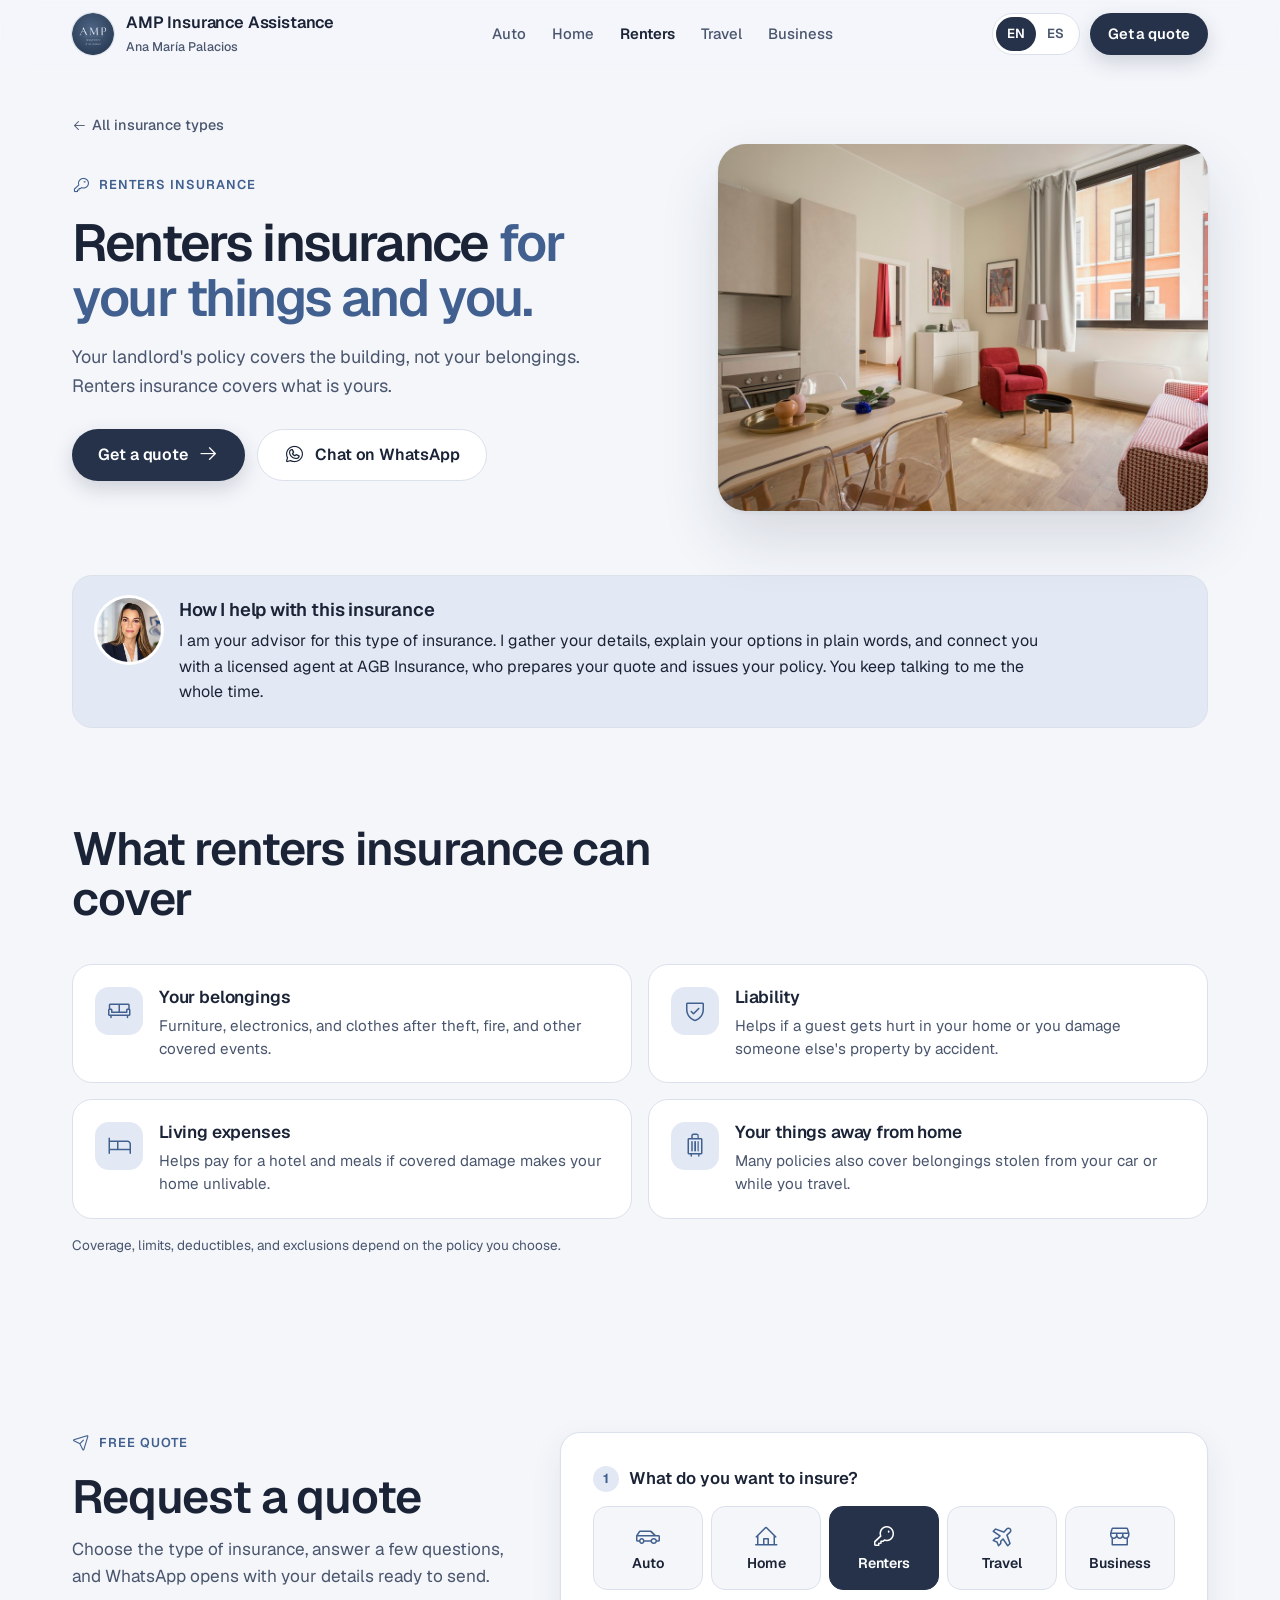
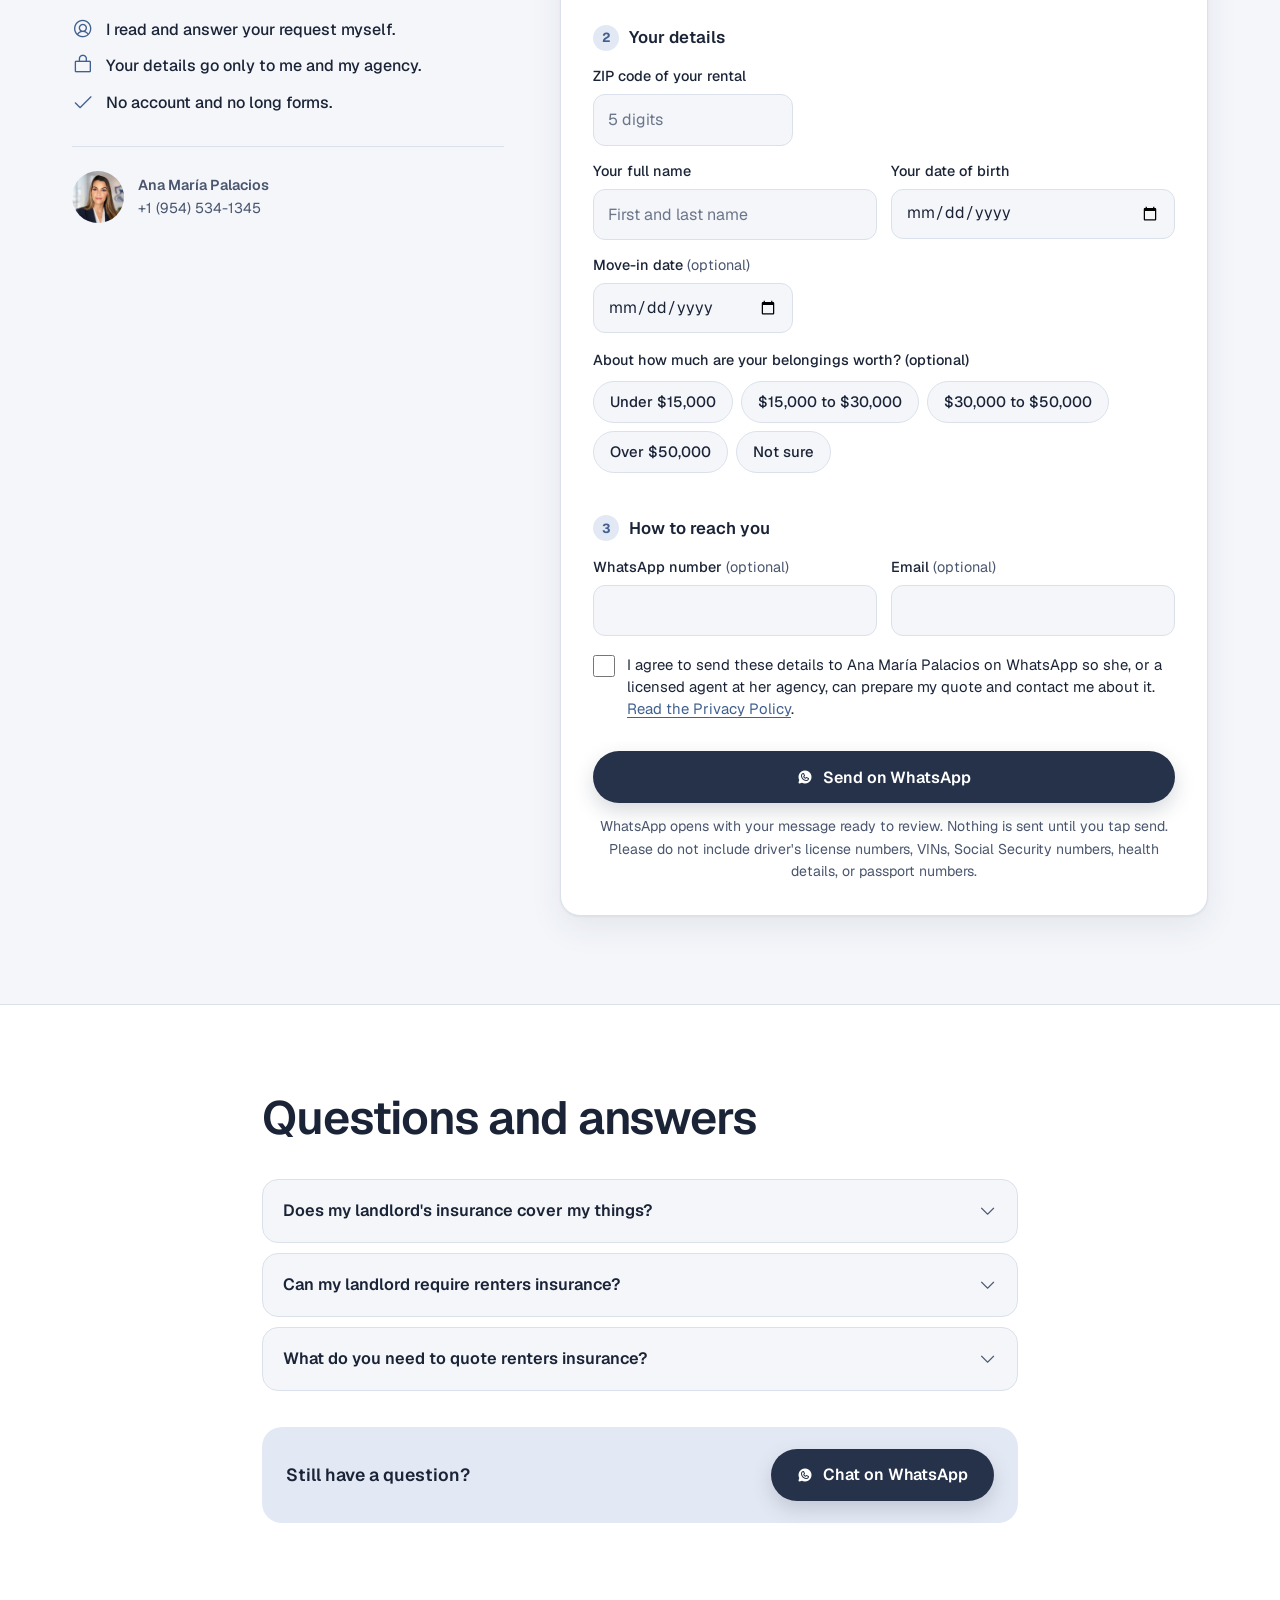
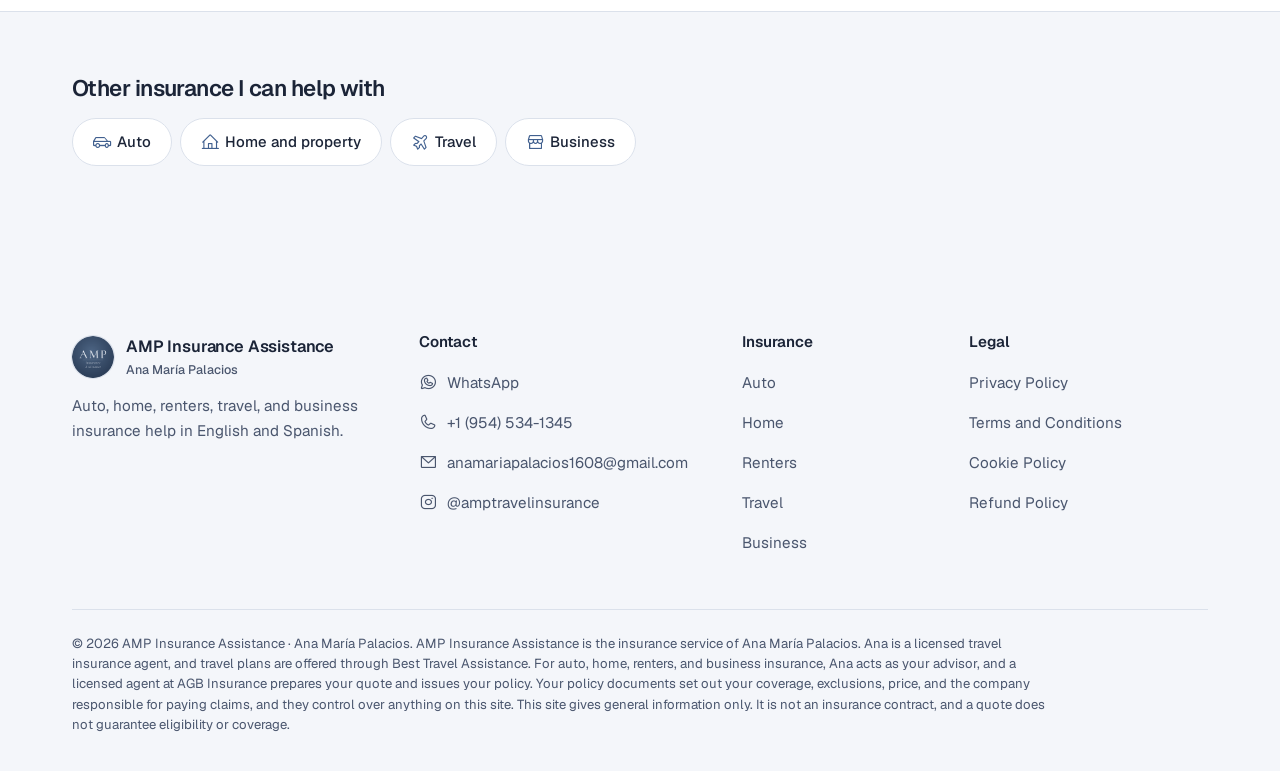
<file: renters-insurance.html>
<!DOCTYPE html>
<html lang="en">
<head>
<meta charset="UTF-8" />
<meta name="viewport" content="width=device-width, initial-scale=1.0, viewport-fit=cover" />
<title>Renters Insurance Quotes in English and Spanish | AMP Insurance Assistance</title>
<meta name="description" content="Quote renters insurance for your belongings and liability with help in English and Spanish. Send your details by WhatsApp." />
<link rel="canonical" href="https://samirawad24.github.io/amptravelinsurance/renters-insurance.html" />
<meta name="robots" content="index, follow, max-image-preview:large" />
<meta name="author" content="Ana María Palacios" />
<meta name="theme-color" content="#26324a" />
<meta name="color-scheme" content="light dark" />
<link rel="icon" href="assets/amp-logo-128.png" type="image/png" />
<link rel="apple-touch-icon" href="assets/amp-logo-512.png" />
<meta property="og:type" content="website" />
<meta property="og:site_name" content="AMP Insurance Assistance" />
<meta property="og:title" content="Renters Insurance Quotes in English and Spanish | AMP Insurance Assistance" />
<meta property="og:description" content="Quote renters insurance for your belongings and liability with help in English and Spanish. Send your details by WhatsApp." />
<meta property="og:url" content="https://samirawad24.github.io/amptravelinsurance/renters-insurance.html" />
<meta property="og:image" content="https://samirawad24.github.io/amptravelinsurance/assets/og-share.jpg" />
<meta property="og:image:width" content="1200" />
<meta property="og:image:height" content="630" />
<meta property="og:image:alt" content="AMP Insurance Assistance logo" />
<meta property="og:locale" content="en_US" />
<meta property="og:locale:alternate" content="es_US" />
<meta name="twitter:card" content="summary_large_image" />
<meta name="twitter:title" content="Renters Insurance Quotes in English and Spanish | AMP Insurance Assistance" />
<meta name="twitter:description" content="Quote renters insurance for your belongings and liability with help in English and Spanish. Send your details by WhatsApp." />
<meta name="twitter:image" content="https://samirawad24.github.io/amptravelinsurance/assets/og-share.jpg" />
<link rel="preload" href="assets/fonts/geist-latin.woff2" as="font" type="font/woff2" crossorigin />
<link rel="preload" as="image" href="assets/line-renters.jpg" fetchpriority="high" />
<link rel="stylesheet" href="assets/fonts/fonts.css" />
<link rel="stylesheet" href="assets/site.css" />
<script type="application/ld+json">
{
 "@context": "https://schema.org",
 "@graph": [
  {
   "@type": "Service",
   "@id": "https://samirawad24.github.io/amptravelinsurance/renters-insurance.html#service",
   "name": "Renters insurance quotes",
   "serviceType": "Renters insurance",
   "description": "Quote renters insurance for your belongings and liability with help in English and Spanish. Send your details by WhatsApp.",
   "url": "https://samirawad24.github.io/amptravelinsurance/renters-insurance.html",
   "provider": {
    "@id": "https://samirawad24.github.io/amptravelinsurance/#business"
   },
   "areaServed": {
    "@type": "Country",
    "name": "United States"
   },
   "availableLanguage": [
    "en",
    "es"
   ]
  },
  {
   "@type": "BreadcrumbList",
   "itemListElement": [
    {
     "@type": "ListItem",
     "position": 1,
     "name": "AMP Insurance Assistance",
     "item": "https://samirawad24.github.io/amptravelinsurance/"
    },
    {
     "@type": "ListItem",
     "position": 2,
     "name": "Renters insurance",
     "item": "https://samirawad24.github.io/amptravelinsurance/renters-insurance.html"
    }
   ]
  },
  {
   "@type": "FAQPage",
   "@id": "https://samirawad24.github.io/amptravelinsurance/renters-insurance.html#faq",
   "mainEntity": [
    {
     "@type": "Question",
     "name": "Does my landlord's insurance cover my things?",
     "acceptedAnswer": {
      "@type": "Answer",
      "text": "No. Your landlord's policy covers the building. Your belongings and your liability need your own renters policy."
     }
    },
    {
     "@type": "Question",
     "name": "Can my landlord require renters insurance?",
     "acceptedAnswer": {
      "@type": "Answer",
      "text": "Many leases do. Check your lease and send me the requirement so the quote matches it."
     }
    },
    {
     "@type": "Question",
     "name": "What do you need to quote renters insurance?",
     "acceptedAnswer": {
      "@type": "Answer",
      "text": "The ZIP code of your rental, your name and date of birth, and a rough value of your belongings."
     }
    }
   ]
  }
 ]
}
</script>
</head>
<body>
<a class="skip" href="#main" data-i18n="skip">Skip to content</a>
<div id="top-sentinel" style="position:absolute;top:0;height:1px;width:1px"></div>
<header class="nav" id="nav">
  <div class="wrap nav-in">
    <a class="brand" href="./" aria-label="AMP Insurance Assistance, Home page">
      <img src="assets/amp-logo-128.png" alt="" width="42" height="42" />
      <span class="brand-txt"><b>AMP Insurance Assistance</b><small>Ana María Palacios</small></span>
    </a>
    <nav aria-label="Insurance"><ul class="nav-links"><li><a href="auto-insurance.html" data-i18n="nav_auto">Auto</a></li><li><a href="home-insurance.html" data-i18n="nav_home">Home</a></li><li><a href="renters-insurance.html" aria-current="page" data-i18n="nav_renters">Renters</a></li><li><a href="travel-insurance.html" data-i18n="nav_travel">Travel</a></li><li><a href="business-insurance.html" data-i18n="nav_business">Business</a></li></ul></nav>
    <div class="nav-r">
      <div class="lang" role="group" aria-label="Language / Idioma">
        <button type="button" data-lang="en" aria-pressed="true" aria-label="English">EN</button>
        <button type="button" data-lang="es" aria-pressed="false" aria-label="Español">ES</button>
      </div>
      <a class="btn btn-primary" href="#quote" data-i18n="cta_quote">Get a quote</a>
      <button type="button" class="menu-btn" id="menuBtn" aria-expanded="false" aria-controls="menuPanel" aria-label="Open menu" data-i18n-aria="menu_open"><i class="ph ph-list" aria-hidden="true"></i></button>
    </div>
  </div>
  <div class="menu-panel" id="menuPanel" hidden>
    <ul><li><a href="auto-insurance.html"><i class="ph ph-car-profile" aria-hidden="true"></i><span data-i18n="nav_auto">Auto</span></a></li><li><a href="home-insurance.html"><i class="ph ph-house-line" aria-hidden="true"></i><span data-i18n="nav_home">Home</span></a></li><li><a href="renters-insurance.html" aria-current="page"><i class="ph ph-key" aria-hidden="true"></i><span data-i18n="nav_renters">Renters</span></a></li><li><a href="travel-insurance.html"><i class="ph ph-airplane-tilt" aria-hidden="true"></i><span data-i18n="nav_travel">Travel</span></a></li><li><a href="business-insurance.html"><i class="ph ph-storefront" aria-hidden="true"></i><span data-i18n="nav_business">Business</span></a></li></ul>
    <a class="btn btn-primary" href="#quote" data-i18n="cta_quote">Get a quote</a>
  </div>
</header>
<main id="main" tabindex="-1">
<section class="lhero">
  <div class="wrap">
    <a class="crumb" href="./#lines"><i class="ph ph-arrow-left" aria-hidden="true"></i><span data-i18n="back_home">All insurance types</span></a>
    <div class="lhero-grid">
      <div>
        <span class="eyebrow"><i class="ph ph-key" aria-hidden="true"></i><span data-i18n="eyebrow">Renters insurance</span></span>
        <h1 data-i18n="h1" data-html>Renters insurance <em>for your things and you.</em></h1>
        <p class="lede" data-i18n="sub">Your landlord&#x27;s policy covers the building, not your belongings. Renters insurance covers what is yours.</p>
        <div class="hero-cta" style="margin-top:28px">
          <a class="btn btn-primary" href="#quote"><span data-i18n="cta_quote">Get a quote</span><i class="ph ph-arrow-right" aria-hidden="true"></i></a>
          <a class="btn btn-ghost" data-wa-link href="#" target="_blank" rel="noopener"><i class="ph ph-whatsapp-logo" aria-hidden="true"></i><span data-i18n="cta_whatsapp">Chat on WhatsApp</span></a>
        </div>
      </div>
      <div class="lhero-img"><img src="assets/line-renters.jpg" width="1200" height="800" fetchpriority="high" decoding="async" alt="" /></div>
    </div>
  </div>
</section>
<section class="advise">
  <div class="wrap"><div class="advise-in" data-reveal>
    <img src="assets/ana-headshot.jpg" width="64" height="64" loading="lazy" alt="" />
    <div><h2 data-i18n="adv_h">How I help with this insurance</h2><p data-i18n="adv_p">I am your advisor for this type of insurance. I gather your details, explain your options in plain words, and connect you with a licensed agent at AGB Insurance, who prepares your quote and issues your policy. You keep talking to me the whole time.</p></div>
  </div></div>
</section>
<section class="sec" id="coverage">
  <div class="wrap">
    <h2 data-reveal data-i18n="cov_h2">What renters insurance can cover</h2>
    <ul class="covlist" data-reveal><li><span class="cov-ico"><i class="ph ph-couch" aria-hidden="true"></i></span><div><h3 data-i18n="cov_0_t">Your belongings</h3><p data-i18n="cov_0_d">Furniture, electronics, and clothes after theft, fire, and other covered events.</p></div></li><li><span class="cov-ico"><i class="ph ph-shield-check" aria-hidden="true"></i></span><div><h3 data-i18n="cov_1_t">Liability</h3><p data-i18n="cov_1_d">Helps if a guest gets hurt in your home or you damage someone else&#x27;s property by accident.</p></div></li><li><span class="cov-ico"><i class="ph ph-bed" aria-hidden="true"></i></span><div><h3 data-i18n="cov_2_t">Living expenses</h3><p data-i18n="cov_2_d">Helps pay for a hotel and meals if covered damage makes your home unlivable.</p></div></li><li><span class="cov-ico"><i class="ph ph-suitcase-rolling" aria-hidden="true"></i></span><div><h3 data-i18n="cov_3_t">Your things away from home</h3><p data-i18n="cov_3_d">Many policies also cover belongings stolen from your car or while you travel.</p></div></li></ul>
    <p class="fine" data-i18n="cov_fine">Coverage, limits, deductibles, and exclusions depend on the policy you choose.</p>
  </div>
</section>
<section class="sec" id="quote">
  <div class="wrap quote-grid">
    <div class="quote-side" data-reveal>
      <span class="eyebrow"><i class="ph ph-paper-plane-tilt" aria-hidden="true"></i><span data-i18n="quote_eyebrow">Free quote</span></span>
      <h2 style="margin-top:14px" data-i18n="quote_h2">Request a quote</h2>
      <p class="lede" data-i18n="quote_sub">Choose the type of insurance, answer a few questions, and WhatsApp opens with your details ready to send.</p>
      <ul class="assure">
        <li><i class="ph ph-user-circle" aria-hidden="true"></i><span data-i18n="assure_1">I read and answer your request myself.</span></li>
        <li><i class="ph ph-lock-simple" aria-hidden="true"></i><span data-i18n="assure_2">Your details go only to me and my agency.</span></li>
        <li><i class="ph ph-check" aria-hidden="true"></i><span data-i18n="assure_3">No account and no long forms.</span></li>
      </ul>
      <div class="side-contact">
        <img src="assets/ana-headshot.jpg" width="52" height="52" loading="lazy" alt="" />
        <span><b>Ana María Palacios</b><span class="js-phone">+1 (954) 534-1345</span></span>
      </div>
    </div>
    <div class="card form-card" data-reveal>
  <form id="quoteForm" novalidate data-preset="renters">
    <fieldset class="fgroup"><legend><span class="num">1</span><span data-i18n="q_type">What do you want to insure?</span></legend>
      <div class="types"><label class="type"><input type="radio" name="qtype" value="auto" /><span class="type-face"><i class="ph ph-car-profile" aria-hidden="true"></i><span data-i18n="t_auto">Auto</span></span></label><label class="type"><input type="radio" name="qtype" value="home" /><span class="type-face"><i class="ph ph-house-line" aria-hidden="true"></i><span data-i18n="t_home">Home</span></span></label><label class="type"><input type="radio" name="qtype" value="renters" /><span class="type-face"><i class="ph ph-key" aria-hidden="true"></i><span data-i18n="t_renters">Renters</span></span></label><label class="type"><input type="radio" name="qtype" value="travel" /><span class="type-face"><i class="ph ph-airplane-tilt" aria-hidden="true"></i><span data-i18n="t_travel">Travel</span></span></label><label class="type"><input type="radio" name="qtype" value="business" /><span class="type-face"><i class="ph ph-storefront" aria-hidden="true"></i><span data-i18n="t_business">Business</span></span></label></div>
      <div class="err type-err" id="typeErr" data-i18n="err_type">Choose the type of insurance you want to quote.</div>
    </fieldset>
    <fieldset class="fgroup qsec" data-for="auto" hidden disabled><legend><span class="num">2</span><span data-i18n="q_details">Your details</span></legend><div class="field field-sm"><label for="a-zip"><span data-i18n="a_zip">ZIP code where the car is kept</span></label><input id="a-zip" name="a-zip" type="text" required data-wa="wa_zip" data-v="zip" data-err="err_zip" data-i18n-ph="ph_zip" placeholder="5 digits" data-digits="5" autocomplete="postal-code" inputmode="numeric" /><div class="err" data-i18n="err_zip">Enter a 5-digit ZIP code.</div></div><div class="rep" data-rep="drivers" data-title="driver" data-max="6" data-wa="wa_drivers"><div class="rep-list"></div><template><div class="grid-2"><div class="field "><label for="__ID__-name"><span data-i18n="f_name">Full name</span></label><input id="__ID__-name" name="__ID__-name" type="text" required data-err="err_name" data-i18n-ph="ph_name" placeholder="First and last name" autocomplete="off" /><div class="err" data-i18n="err_name">Enter the full name.</div></div><div class="field "><label for="__ID__-dob"><span data-i18n="f_dob">Date of birth</span></label><input id="__ID__-dob" name="__ID__-dob" type="date" required data-wa-label="wa_dob" data-v="dob" data-err="err_dob" autocomplete="off" data-max-today="1" min="1900-01-01" /><div class="err" data-i18n="err_dob">Enter a date of birth.</div></div></div></template><button type="button" class="rep-add"><i class="ph ph-plus" aria-hidden="true"></i><span data-i18n="add_driver">Add another driver</span></button></div><div class="rep" data-rep="vehicles" data-title="vehicle" data-max="6" data-wa="wa_vehicles" data-join="space"><div class="rep-list"></div><template><div class="grid-3"><div class="field "><label for="__ID__-year"><span data-i18n="f_year">Year</span></label><input id="__ID__-year" name="__ID__-year" type="text" required data-v="year" data-err="err_year" data-digits="4" autocomplete="off" inputmode="numeric" /><div class="err" data-i18n="err_year">Enter a 4-digit year.</div></div><div class="field "><label for="__ID__-make"><span data-i18n="f_make">Make</span></label><input id="__ID__-make" name="__ID__-make" type="text" required data-err="err_required" data-i18n-ph="ph_make" placeholder="Toyota" autocomplete="off" /><div class="err" data-i18n="err_required">Fill in this field.</div></div><div class="field "><label for="__ID__-model"><span data-i18n="f_model">Model</span></label><input id="__ID__-model" name="__ID__-model" type="text" required data-err="err_required" data-i18n-ph="ph_model" placeholder="Corolla" autocomplete="off" /><div class="err" data-i18n="err_required">Fill in this field.</div></div></div></template><button type="button" class="rep-add"><i class="ph ph-plus" aria-hidden="true"></i><span data-i18n="add_vehicle">Add another vehicle</span></button></div><div class="chip-group" data-wa="wa_cov"><span class="flabel" id="a-cov-lbl"><span data-i18n="a_cov">Coverage you want</span> <span class="opt" data-i18n="opt">(optional)</span></span><div class="chips" role="radiogroup" aria-labelledby="a-cov-lbl"><label class="chip"><input type="radio" name="a-cov" value="min" /><span class="chip-face"><i class="ph ph-check" aria-hidden="true"></i><span data-i18n="a_cov_min">State minimum</span></span></label><label class="chip"><input type="radio" name="a-cov" value="full" /><span class="chip-face"><i class="ph ph-check" aria-hidden="true"></i><span data-i18n="a_cov_full">Full coverage</span></span></label><label class="chip"><input type="radio" name="a-cov" value="unsure" /><span class="chip-face"><i class="ph ph-check" aria-hidden="true"></i><span data-i18n="a_cov_unsure">Not sure</span></span></label></div></div><div class="field "><label for="a-current"><span data-i18n="f_current">Current insurance company</span> <span class="opt" data-i18n="opt">(optional)</span></label><input id="a-current" name="a-current" type="text" data-wa="wa_current" autocomplete="off" /></div></fieldset>
    <fieldset class="fgroup qsec" data-for="home" hidden disabled><legend><span class="num">2</span><span data-i18n="q_details">Your details</span></legend><div class="chip-group" data-wa="wa_ptype" data-required="1"><span class="flabel" id="h-ptype-lbl"><span data-i18n="h_ptype">Type of property</span></span><div class="chips" role="radiogroup" aria-labelledby="h-ptype-lbl"><label class="chip"><input type="radio" name="h-ptype" value="house" /><span class="chip-face"><i class="ph ph-check" aria-hidden="true"></i><span data-i18n="h_house">House</span></span></label><label class="chip"><input type="radio" name="h-ptype" value="condo" /><span class="chip-face"><i class="ph ph-check" aria-hidden="true"></i><span data-i18n="h_condo">Condo</span></span></label><label class="chip"><input type="radio" name="h-ptype" value="town" /><span class="chip-face"><i class="ph ph-check" aria-hidden="true"></i><span data-i18n="h_town">Townhouse</span></span></label><label class="chip"><input type="radio" name="h-ptype" value="mobile" /><span class="chip-face"><i class="ph ph-check" aria-hidden="true"></i><span data-i18n="h_mobile">Mobile home</span></span></label><label class="chip"><input type="radio" name="h-ptype" value="rental" /><span class="chip-face"><i class="ph ph-check" aria-hidden="true"></i><span data-i18n="h_rental">Rental property I own</span></span></label></div><div class="err" data-i18n="err_choose">Choose one option.</div></div><div class="grid-2"><div class="field "><label for="h-zip"><span data-i18n="h_zip">ZIP code of the property</span></label><input id="h-zip" name="h-zip" type="text" required data-wa="wa_zip" data-v="zip" data-err="err_zip" data-i18n-ph="ph_zip" placeholder="5 digits" data-digits="5" autocomplete="postal-code" inputmode="numeric" /><div class="err" data-i18n="err_zip">Enter a 5-digit ZIP code.</div></div><div class="field "><label for="h-built"><span data-i18n="h_built">Year built</span> <span class="opt" data-i18n="opt">(optional)</span></label><input id="h-built" name="h-built" type="text" data-wa="wa_built" data-v="year" data-digits="4" autocomplete="off" inputmode="numeric" /><div class="err" data-i18n="err_year">Enter a 4-digit year.</div></div></div><div class="grid-2"><div class="field "><label for="h-owner"><span data-i18n="h_owner">Owner&#x27;s full name</span></label><input id="h-owner" name="h-owner" type="text" required data-wa="wa_owner" data-err="err_name" data-i18n-ph="ph_name" placeholder="First and last name" autocomplete="name" /><div class="err" data-i18n="err_name">Enter the full name.</div></div><div class="field "><label for="h-owner-dob"><span data-i18n="h_owner_dob">Owner&#x27;s date of birth</span></label><input id="h-owner-dob" name="h-owner-dob" type="date" required data-wa="wa_owner_dob" data-v="dob" data-err="err_dob" autocomplete="off" data-max-today="1" min="1900-01-01" /><div class="err" data-i18n="err_dob">Enter a date of birth.</div></div></div><div class="field "><label for="h-current"><span data-i18n="f_current">Current insurance company</span> <span class="opt" data-i18n="opt">(optional)</span></label><input id="h-current" name="h-current" type="text" data-wa="wa_current" autocomplete="off" /></div><div class="chip-group" data-wa="wa_extra"><span class="flabel" id="h-extra-lbl"><span data-i18n="h_extra">Also quote</span> <span class="opt" data-i18n="opt">(optional)</span></span><div class="chips" role="group" aria-labelledby="h-extra-lbl"><label class="chip"><input type="checkbox" name="h-extra" value="flood" /><span class="chip-face"><i class="ph ph-check" aria-hidden="true"></i><span data-i18n="h_flood">Flood</span></span></label><label class="chip"><input type="checkbox" name="h-extra" value="umbrella" /><span class="chip-face"><i class="ph ph-check" aria-hidden="true"></i><span data-i18n="h_umbrella">Umbrella</span></span></label></div></div></fieldset>
    <fieldset class="fgroup qsec" data-for="renters" hidden disabled><legend><span class="num">2</span><span data-i18n="q_details">Your details</span></legend><div class="field field-sm"><label for="r-zip"><span data-i18n="r_zip">ZIP code of your rental</span></label><input id="r-zip" name="r-zip" type="text" required data-wa="wa_zip" data-v="zip" data-err="err_zip" data-i18n-ph="ph_zip" placeholder="5 digits" data-digits="5" autocomplete="postal-code" inputmode="numeric" /><div class="err" data-i18n="err_zip">Enter a 5-digit ZIP code.</div></div><div class="grid-2"><div class="field "><label for="r-name"><span data-i18n="r_name">Your full name</span></label><input id="r-name" name="r-name" type="text" required data-wa="wa_name" data-err="err_name" data-i18n-ph="ph_name" placeholder="First and last name" autocomplete="name" /><div class="err" data-i18n="err_name">Enter the full name.</div></div><div class="field "><label for="r-dob"><span data-i18n="r_dob">Your date of birth</span></label><input id="r-dob" name="r-dob" type="date" required data-wa="wa_dob" data-v="dob" data-err="err_dob" autocomplete="off" data-max-today="1" min="1900-01-01" /><div class="err" data-i18n="err_dob">Enter a date of birth.</div></div></div><div class="field field-sm"><label for="r-move"><span data-i18n="r_move">Move-in date</span> <span class="opt" data-i18n="opt">(optional)</span></label><input id="r-move" name="r-move" type="date" data-wa="wa_move" autocomplete="off" /></div><div class="chip-group" data-wa="wa_value"><span class="flabel" id="r-value-lbl"><span data-i18n="r_value">About how much are your belongings worth?</span> <span class="opt" data-i18n="opt">(optional)</span></span><div class="chips" role="radiogroup" aria-labelledby="r-value-lbl"><label class="chip"><input type="radio" name="r-value" value="v1" /><span class="chip-face"><i class="ph ph-check" aria-hidden="true"></i><span data-i18n="r_v1">Under $15,000</span></span></label><label class="chip"><input type="radio" name="r-value" value="v2" /><span class="chip-face"><i class="ph ph-check" aria-hidden="true"></i><span data-i18n="r_v2">$15,000 to $30,000</span></span></label><label class="chip"><input type="radio" name="r-value" value="v3" /><span class="chip-face"><i class="ph ph-check" aria-hidden="true"></i><span data-i18n="r_v3">$30,000 to $50,000</span></span></label><label class="chip"><input type="radio" name="r-value" value="v4" /><span class="chip-face"><i class="ph ph-check" aria-hidden="true"></i><span data-i18n="r_v4">Over $50,000</span></span></label><label class="chip"><input type="radio" name="r-value" value="v5" /><span class="chip-face"><i class="ph ph-check" aria-hidden="true"></i><span data-i18n="r_v5">Not sure</span></span></label></div></div></fieldset>
    <fieldset class="fgroup qsec" data-for="travel" hidden disabled><legend><span class="num">2</span><span data-i18n="q_details">Your details</span></legend><div class="rep" data-rep="travelers" data-title="traveler" data-max="10" data-wa="wa_travelers"><div class="rep-list"></div><template><div class="grid-2"><div class="field "><label for="__ID__-name"><span data-i18n="f_name">Full name</span></label><input id="__ID__-name" name="__ID__-name" type="text" required data-err="err_name" data-i18n-ph="ph_name" placeholder="First and last name" autocomplete="off" /><div class="err" data-i18n="err_name">Enter the full name.</div></div><div class="field "><label for="__ID__-dob"><span data-i18n="f_dob">Date of birth</span></label><input id="__ID__-dob" name="__ID__-dob" type="date" required data-wa-label="wa_dob" data-v="dob" data-err="err_dob" autocomplete="off" data-max-today="1" min="1900-01-01" /><div class="err" data-i18n="err_dob">Enter a date of birth.</div></div></div></template><button type="button" class="rep-add"><i class="ph ph-plus" aria-hidden="true"></i><span data-i18n="add_traveler">Add another traveler</span></button></div><div class="grid-2"><div class="field "><label for="origin"><span data-i18n="tr_from">Leaving from</span></label><input id="origin" name="origin" type="text" required data-wa="wa_from" data-err="err_required" data-i18n-ph="ph_city" placeholder="City or country" data-ac="places" autocomplete="off" /><div class="err" data-i18n="err_required">Fill in this field.</div></div><div class="field "><label for="destination"><span data-i18n="tr_to">Going to</span></label><input id="destination" name="destination" type="text" required data-wa="wa_to" data-err="err_required" data-i18n-ph="ph_city" placeholder="City or country" data-ac="places" autocomplete="off" /><div class="err" data-i18n="err_required">Fill in this field.</div></div></div><div class="field "><label for="residence"><span data-i18n="tr_res">Country where you live</span></label><input id="residence" name="residence" type="text" required data-wa="wa_res" data-err="err_required" data-i18n-ph="ph_country" placeholder="Country" data-ac="countries" autocomplete="off" /><div class="err" data-i18n="err_required">Fill in this field.</div></div><div class="grid-2"><div class="field "><label for="depart"><span data-i18n="tr_dep">Departure</span> <span class="opt" data-i18n="opt">(optional)</span></label><input id="depart" name="depart" type="date" data-wa="wa_dep" autocomplete="off" data-min-today="1" /></div><div class="field "><label for="ret"><span data-i18n="tr_ret">Return</span> <span class="opt" data-i18n="opt">(optional)</span></label><input id="ret" name="ret" type="date" data-wa="wa_ret" autocomplete="off" data-v="after" data-after="depart" /><div class="err" data-i18n="err_ret">Return date must be after departure.</div></div></div><div class="chip-group" data-wa="wa_purpose"><span class="flabel" id="tr-purpose-lbl"><span data-i18n="tr_purpose">Trip purpose</span> <span class="opt" data-i18n="opt">(optional)</span></span><div class="chips" role="radiogroup" aria-labelledby="tr-purpose-lbl"><label class="chip"><input type="radio" name="tr-purpose" value="vacation" /><span class="chip-face"><i class="ph ph-check" aria-hidden="true"></i><span data-i18n="p_vacation">Vacation</span></span></label><label class="chip"><input type="radio" name="tr-purpose" value="business" /><span class="chip-face"><i class="ph ph-check" aria-hidden="true"></i><span data-i18n="p_business">Business</span></span></label><label class="chip"><input type="radio" name="tr-purpose" value="study" /><span class="chip-face"><i class="ph ph-check" aria-hidden="true"></i><span data-i18n="p_study">Study</span></span></label><label class="chip"><input type="radio" name="tr-purpose" value="family" /><span class="chip-face"><i class="ph ph-check" aria-hidden="true"></i><span data-i18n="p_family">Visiting family</span></span></label></div></div><div class="chip-group" data-wa="wa_prio"><span class="flabel" id="tr-prio-lbl"><span data-i18n="tr_prio">Coverage you care about</span> <span class="opt" data-i18n="opt">(optional)</span></span><div class="chips" role="group" aria-labelledby="tr-prio-lbl"><label class="chip"><input type="checkbox" name="tr-prio" value="medical" /><span class="chip-face"><i class="ph ph-check" aria-hidden="true"></i><span data-i18n="c_medical">Medical</span></span></label><label class="chip"><input type="checkbox" name="tr-prio" value="cancel" /><span class="chip-face"><i class="ph ph-check" aria-hidden="true"></i><span data-i18n="c_cancel">Cancellation</span></span></label><label class="chip"><input type="checkbox" name="tr-prio" value="baggage" /><span class="chip-face"><i class="ph ph-check" aria-hidden="true"></i><span data-i18n="c_baggage">Baggage</span></span></label><label class="chip"><input type="checkbox" name="tr-prio" value="delays" /><span class="chip-face"><i class="ph ph-check" aria-hidden="true"></i><span data-i18n="c_delays">Delays</span></span></label></div></div></fieldset>
    <fieldset class="fgroup qsec" data-for="business" hidden disabled><legend><span class="num">2</span><span data-i18n="q_details">Your details</span></legend><div class="grid-2"><div class="field "><label for="b-name"><span data-i18n="b_name">Business name</span></label><input id="b-name" name="b-name" type="text" required data-wa="wa_bname" data-err="err_required" autocomplete="organization" /><div class="err" data-i18n="err_required">Fill in this field.</div></div><div class="field "><label for="b-zip"><span data-i18n="b_zip">Business ZIP code</span></label><input id="b-zip" name="b-zip" type="text" required data-wa="wa_zip" data-v="zip" data-err="err_zip" data-i18n-ph="ph_zip" placeholder="5 digits" data-digits="5" autocomplete="postal-code" inputmode="numeric" /><div class="err" data-i18n="err_zip">Enter a 5-digit ZIP code.</div></div></div><div class="field "><label for="b-what"><span data-i18n="b_what">What does the business do?</span></label><input id="b-what" name="b-what" type="text" required data-wa="wa_bwhat" data-err="err_required" data-i18n-ph="ph_what" placeholder="Example: cleaning, restaurant" autocomplete="off" /><div class="err" data-i18n="err_required">Fill in this field.</div></div><div class="field "><label for="b-owner"><span data-i18n="b_owner">Your full name</span></label><input id="b-owner" name="b-owner" type="text" required data-wa="wa_name" data-err="err_name" data-i18n-ph="ph_name" placeholder="First and last name" autocomplete="name" /><div class="err" data-i18n="err_name">Enter the full name.</div></div><div class="grid-2"><div class="field "><label for="b-years"><span data-i18n="b_years">Years in business</span> <span class="opt" data-i18n="opt">(optional)</span></label><input id="b-years" name="b-years" type="text" data-wa="wa_years" data-digits="3" autocomplete="off" inputmode="numeric" /></div><div class="field "><label for="b-emps"><span data-i18n="b_emps">Number of employees</span> <span class="opt" data-i18n="opt">(optional)</span></label><input id="b-emps" name="b-emps" type="text" data-wa="wa_emps" data-digits="5" autocomplete="off" inputmode="numeric" /></div></div><div class="chip-group" data-wa="wa_bcov"><span class="flabel" id="b-cov-lbl"><span data-i18n="b_cov">Coverage you need</span> <span class="opt" data-i18n="opt">(optional)</span></span><div class="chips" role="group" aria-labelledby="b-cov-lbl"><label class="chip"><input type="checkbox" name="b-cov" value="gl" /><span class="chip-face"><i class="ph ph-check" aria-hidden="true"></i><span data-i18n="b_gl">General liability</span></span></label><label class="chip"><input type="checkbox" name="b-cov" value="prop" /><span class="chip-face"><i class="ph ph-check" aria-hidden="true"></i><span data-i18n="b_prop">Commercial property</span></span></label><label class="chip"><input type="checkbox" name="b-cov" value="auto" /><span class="chip-face"><i class="ph ph-check" aria-hidden="true"></i><span data-i18n="b_auto">Commercial auto</span></span></label><label class="chip"><input type="checkbox" name="b-cov" value="wc" /><span class="chip-face"><i class="ph ph-check" aria-hidden="true"></i><span data-i18n="b_wc">Workers&#x27; comp</span></span></label><label class="chip"><input type="checkbox" name="b-cov" value="pro" /><span class="chip-face"><i class="ph ph-check" aria-hidden="true"></i><span data-i18n="b_pro">Professional liability</span></span></label><label class="chip"><input type="checkbox" name="b-cov" value="unsure" /><span class="chip-face"><i class="ph ph-check" aria-hidden="true"></i><span data-i18n="b_unsure">Not sure</span></span></label></div></div></fieldset>
    <fieldset class="fgroup" id="qcontact" hidden disabled><legend><span class="num">3</span><span data-i18n="q_contact">How to reach you</span></legend><div class="grid-2"><div class="field "><label for="waNumber"><span data-i18n="f_wa">WhatsApp number</span> <span class="opt" data-i18n="opt">(optional)</span></label><input id="waNumber" name="waNumber" type="tel" data-wa="wa_contact_wa" autocomplete="tel" inputmode="tel" /></div><div class="field "><label for="email"><span data-i18n="f_email">Email</span> <span class="opt" data-i18n="opt">(optional)</span></label><input id="email" name="email" type="email" data-wa="wa_contact_email" data-v="email" autocomplete="email" inputmode="email" /><div class="err" data-i18n="err_email">Enter a valid email.</div></div></div><div class="consent"><input type="checkbox" id="consent" required aria-describedby="consentErr" /><label for="consent"><span data-i18n="consent">I agree to send these details to Ana María Palacios on WhatsApp so she, or a licensed agent at her agency, can prepare my quote and contact me about it.</span> <a href="privacy.html" data-i18n="consent_link">Read the Privacy Policy</a>.</label></div>
<div class="err consent-err" id="consentErr" data-i18n="err_consent">Check this box so I can contact you.</div></fieldset>
    <div class="submit-row" id="qsubmit" hidden>
      <button type="submit" class="btn btn-primary btn-block"><i class="ph-fill ph-whatsapp-logo" aria-hidden="true"></i><span data-i18n="submit">Send on WhatsApp</span></button>
      <p class="form-note" data-i18n="form_note">WhatsApp opens with your message ready to review. Nothing is sent until you tap send. Please do not include driver&#x27;s license numbers, VINs, Social Security numbers, health details, or passport numbers.</p>
    </div>
  </form>
  <div class="success" id="success" role="status" aria-live="polite" tabindex="-1">
    <div class="chk"><i class="ph ph-check" aria-hidden="true"></i></div>
    <h3 data-i18n="s_h">One more tap</h3>
    <p data-i18n="s_p">WhatsApp should open with your request. Tap send there so it reaches me. If it did not open, use the button below.</p>
    <div class="copy-box" id="copyBox"></div>
    <div class="acts">
      <a class="btn btn-primary" id="successWa" href="#" target="_blank" rel="noopener"><i class="ph-fill ph-whatsapp-logo" aria-hidden="true"></i><span data-i18n="s_open">Open WhatsApp</span></a>
      <button type="button" class="btn btn-ghost" id="copyBtn"><i class="ph ph-copy" aria-hidden="true"></i><span data-i18n="s_copy">Copy details</span></button>
      <button type="button" class="btn btn-ghost" id="editBtn"><i class="ph ph-pencil-simple" aria-hidden="true"></i><span data-i18n="s_edit">Edit</span></button>
    </div>
  </div>
</div>
  </div>
</section>
<section class="sec faq" id="faq">
  <div class="wrap faq-in">
    <h2 data-reveal data-i18n="faq_h2">Questions and answers</h2>
    <div class="faq-list" id="faqList" data-reveal><details class="faq-item"><summary>Does my landlord&#x27;s insurance cover my things?<i class="ph ph-caret-down" aria-hidden="true"></i></summary><div class="ans">No. Your landlord&#x27;s policy covers the building. Your belongings and your liability need your own renters policy.</div></details><details class="faq-item"><summary>Can my landlord require renters insurance?<i class="ph ph-caret-down" aria-hidden="true"></i></summary><div class="ans">Many leases do. Check your lease and send me the requirement so the quote matches it.</div></details><details class="faq-item"><summary>What do you need to quote renters insurance?<i class="ph ph-caret-down" aria-hidden="true"></i></summary><div class="ans">The ZIP code of your rental, your name and date of birth, and a rough value of your belongings.</div></details></div>
    <div class="faq-more" data-reveal>
      <b data-i18n="faq_more">Still have a question?</b>
      <a class="btn btn-primary" data-wa-link href="#" target="_blank" rel="noopener"><i class="ph-fill ph-whatsapp-logo" aria-hidden="true"></i><span data-i18n="cta_whatsapp">Chat on WhatsApp</span></a>
    </div>
  </div>
</section>
<section class="sec more">
  <div class="wrap">
    <h2 class="more-h" data-i18n="more_h">Other insurance I can help with</h2>
    <div class="chips more-chips"><a class="chip" href="auto-insurance.html"><span class="chip-face"><i class="ph ph-car-profile" aria-hidden="true" style="display:inline"></i><span data-i18n="card_auto_t">Auto</span></span></a><a class="chip" href="home-insurance.html"><span class="chip-face"><i class="ph ph-house-line" aria-hidden="true" style="display:inline"></i><span data-i18n="card_home_t">Home and property</span></span></a><a class="chip" href="travel-insurance.html"><span class="chip-face"><i class="ph ph-airplane-tilt" aria-hidden="true" style="display:inline"></i><span data-i18n="card_travel_t">Travel</span></span></a><a class="chip" href="business-insurance.html"><span class="chip-face"><i class="ph ph-storefront" aria-hidden="true" style="display:inline"></i><span data-i18n="card_business_t">Business</span></span></a></div>
  </div>
</section>
</main>
<footer class="foot">
  <div class="wrap">
    <div class="foot-grid">
      <div class="foot-brand">
        <a class="brand" href="./" aria-label="AMP Insurance Assistance, Home page">
          <img src="assets/amp-logo-128.png" alt="" width="42" height="42" loading="lazy" />
          <span><b>AMP Insurance Assistance</b><small>Ana María Palacios</small></span>
        </a>
        <p data-i18n="foot_tag">Auto, home, renters, travel, and business insurance help in English and Spanish.</p>
      </div>
      <div>
        <h2 class="fh" data-i18n="foot_contact">Contact</h2>
        <ul>
          <li><a data-wa-link href="#" target="_blank" rel="noopener"><i class="ph ph-whatsapp-logo" aria-hidden="true"></i>WhatsApp</a></li>
          <li><a class="js-tel" href="tel:+19545341345"><i class="ph ph-phone" aria-hidden="true"></i><span class="js-phone">+1 (954) 534-1345</span></a></li>
          <li><a class="js-mail" href="mailto:anamariapalacios1608@gmail.com"><i class="ph ph-envelope-simple" aria-hidden="true"></i><span class="js-email">anamariapalacios1608@gmail.com</span></a></li>
          <li><a class="js-ig" href="https://instagram.com/amptravelinsurance" target="_blank" rel="noopener"><i class="ph ph-instagram-logo" aria-hidden="true"></i>@amptravelinsurance</a></li>
        </ul>
      </div>
      <div>
        <h2 class="fh" data-i18n="foot_ins">Insurance</h2>
        <ul><li><a href="auto-insurance.html" data-i18n="nav_auto">Auto</a></li><li><a href="home-insurance.html" data-i18n="nav_home">Home</a></li><li><a href="renters-insurance.html" data-i18n="nav_renters">Renters</a></li><li><a href="travel-insurance.html" data-i18n="nav_travel">Travel</a></li><li><a href="business-insurance.html" data-i18n="nav_business">Business</a></li></ul>
      </div>
      <div>
        <h2 class="fh" data-i18n="foot_legal_h">Legal</h2>
        <ul><li><a href="privacy.html" data-i18n="l_privacy">Privacy Policy</a></li><li><a href="terms.html" data-i18n="l_terms">Terms and Conditions</a></li><li><a href="cookies.html" data-i18n="l_cookies">Cookie Policy</a></li><li><a href="refund.html" data-i18n="l_refund">Refund Policy</a></li></ul>
      </div>
    </div>
    <div class="foot-bottom">
      <p>© <span class="js-year">2026</span> AMP Insurance Assistance · Ana María Palacios. <span data-i18n="foot_legal">AMP Insurance Assistance is the insurance service of Ana María Palacios. Ana is a licensed travel insurance agent, and travel plans are offered through Best Travel Assistance. For auto, home, renters, and business insurance, Ana acts as your advisor, and a licensed agent at AGB Insurance prepares your quote and issues your policy. Your policy documents set out your coverage, exclusions, price, and the company responsible for paying claims, and they control over anything on this site. This site gives general information only. It is not an insurance contract, and a quote does not guarantee eligibility or coverage.</span></p>
    </div>
  </div>
</footer>
<div class="mbar" id="mbar" aria-hidden="true">
  <a class="btn btn-primary" href="#quote" tabindex="-1" data-i18n="cta_quote">Get a quote</a>
  <a class="btn btn-ghost wa" data-wa-link href="#" target="_blank" rel="noopener" tabindex="-1" aria-label="Chat on WhatsApp" data-i18n-aria="cta_whatsapp"><i class="ph-fill ph-whatsapp-logo" aria-hidden="true"></i></a>
</div>
<script>window.SITE={"whatsapp": "19545341345", "phoneDisplay": "+1 (954) 534-1345", "email": "anamariapalacios1608@gmail.com", "instagram": "amptravelinsurance"};window.I18N={"en":{"skip":"Skip to content","brand_sub":"Ana María Palacios","nav_auto":"Auto","nav_home":"Home","nav_renters":"Renters","nav_travel":"Travel","nav_business":"Business","nav_home_page":"Home page","menu_open":"Open menu","menu_close":"Close menu","cta_quote":"Get a quote","cta_whatsapp":"Chat on WhatsApp","remove":"Remove","opt":"(optional)","q_type":"What do you want to insure?","q_details":"Your details","q_contact":"How to reach you","t_auto":"Auto","t_home":"Home","t_renters":"Renters","t_travel":"Travel","t_business":"Business","err_type":"Choose the type of insurance you want to quote.","err_required":"Fill in this field.","err_zip":"Enter a 5-digit ZIP code.","err_year":"Enter a 4-digit year.","err_email":"Enter a valid email.","err_dob":"Enter a date of birth.","err_dob_future":"Date of birth cannot be in the future.","err_ret":"Return date must be after departure.","err_name":"Enter the full name.","err_choose":"Choose one option.","err_consent":"Check this box so I can contact you.","f_name":"Full name","ph_name":"First and last name","f_dob":"Date of birth","f_zip":"ZIP code","ph_zip":"5 digits","f_current":"Current insurance company","a_zip":"ZIP code where the car is kept","driver":"Driver","add_driver":"Add another driver","vehicle":"Vehicle","add_vehicle":"Add another vehicle","f_year":"Year","f_make":"Make","ph_make":"Toyota","f_model":"Model","ph_model":"Corolla","a_cov":"Coverage you want","a_cov_min":"State minimum","a_cov_full":"Full coverage","a_cov_unsure":"Not sure","h_ptype":"Type of property","h_house":"House","h_condo":"Condo","h_town":"Townhouse","h_mobile":"Mobile home","h_rental":"Rental property I own","h_zip":"ZIP code of the property","h_built":"Year built","h_owner":"Owner's full name","h_owner_dob":"Owner's date of birth","h_extra":"Also quote","h_flood":"Flood","h_umbrella":"Umbrella","r_zip":"ZIP code of your rental","r_name":"Your full name","r_dob":"Your date of birth","r_move":"Move-in date","r_value":"About how much are your belongings worth?","r_v1":"Under $15,000","r_v2":"$15,000 to $30,000","r_v3":"$30,000 to $50,000","r_v4":"Over $50,000","r_v5":"Not sure","traveler":"Traveler","add_traveler":"Add another traveler","tr_from":"Leaving from","tr_to":"Going to","ph_city":"City or country","tr_res":"Country where you live","ph_country":"Country","tr_dep":"Departure","tr_ret":"Return","tr_purpose":"Trip purpose","p_vacation":"Vacation","p_business":"Business","p_study":"Study","p_family":"Visiting family","tr_prio":"Coverage you care about","c_medical":"Medical","c_cancel":"Cancellation","c_baggage":"Baggage","c_delays":"Delays","b_name":"Business name","b_what":"What does the business do?","ph_what":"Example: cleaning, restaurant","b_zip":"Business ZIP code","b_owner":"Your full name","b_years":"Years in business","b_emps":"Number of employees","b_cov":"Coverage you need","b_gl":"General liability","b_prop":"Commercial property","b_auto":"Commercial auto","b_wc":"Workers' comp","b_pro":"Professional liability","b_unsure":"Not sure","f_wa":"WhatsApp number","f_email":"Email","consent":"I agree to send these details to Ana María Palacios on WhatsApp so she, or a licensed agent at her agency, can prepare my quote and contact me about it.","consent_link":"Read the Privacy Policy","submit":"Send on WhatsApp","form_note":"WhatsApp opens with your message ready to review. Nothing is sent until you tap send. Please do not include driver's license numbers, VINs, Social Security numbers, health details, or passport numbers.","s_h":"One more tap","s_p":"WhatsApp should open with your request. Tap send there so it reaches me. If it did not open, use the button below.","s_open":"Open WhatsApp","s_copy":"Copy details","s_copied":"Copied","s_edit":"Edit","wa_greeting":"Hi Ana! I would like a renters insurance quote.","wa_title_auto":"New auto insurance quote request","wa_title_home":"New home insurance quote request","wa_title_renters":"New renters insurance quote request","wa_title_travel":"New travel insurance quote request","wa_title_business":"New business insurance quote request","wa_age":"age","wa_dob":"DOB","wa_zip":"ZIP code","wa_drivers":"Drivers","wa_vehicles":"Vehicles","wa_cov":"Coverage","wa_current":"Current insurer","wa_ptype":"Property type","wa_built":"Year built","wa_owner":"Owner","wa_owner_dob":"Owner DOB","wa_extra":"Also quote","wa_name":"Name","wa_move":"Move-in date","wa_value":"Belongings value","wa_travelers":"Travelers","wa_from":"Leaving from","wa_to":"Going to","wa_res":"Country of residence","wa_dep":"Departure","wa_ret":"Return","wa_purpose":"Trip purpose","wa_prio":"Coverage priorities","wa_bname":"Business","wa_bwhat":"What it does","wa_years":"Years in business","wa_emps":"Employees","wa_bcov":"Coverage needed","wa_contact_wa":"WhatsApp","wa_contact_email":"Email","quote_eyebrow":"Free quote","quote_h2":"Request a quote","quote_sub":"Choose the type of insurance, answer a few questions, and WhatsApp opens with your details ready to send.","assure_1":"I read and answer your request myself.","assure_2":"Your details go only to me and my agency.","assure_3":"No account and no long forms.","broker_t":"Policies through AGB Insurance","broker_p":"The independent insurance agency Ana works with","travel_t":"Travel plans through Best Travel Assistance","travel_p":"Ana's travel insurance partner","fact_1":"You talk to me, not a call center","fact_2":"Free quotes with no obligation","fact_3":"Help in English and Spanish","foot_tag":"Auto, home, renters, travel, and business insurance help in English and Spanish.","foot_contact":"Contact","foot_ins":"Insurance","foot_legal_h":"Legal","l_privacy":"Privacy Policy","l_terms":"Terms and Conditions","l_cookies":"Cookie Policy","l_refund":"Refund Policy","foot_legal":"AMP Insurance Assistance is the insurance service of Ana María Palacios. Ana is a licensed travel insurance agent, and travel plans are offered through Best Travel Assistance. For auto, home, renters, and business insurance, Ana acts as your advisor, and a licensed agent at AGB Insurance prepares your quote and issues your policy. Your policy documents set out your coverage, exclusions, price, and the company responsible for paying claims, and they control over anything on this site. This site gives general information only. It is not an insurance contract, and a quote does not guarantee eligibility or coverage.","faq_more":"Still have a question?","faq_h2":"Questions and answers","learn_more":"Learn more","back_home":"All insurance types","cov_fine":"Coverage, limits, deductibles, and exclusions depend on the policy you choose.","more_h":"Other insurance I can help with","adv_h":"How I help with this insurance","adv_p":"I am your advisor for this type of insurance. I gather your details, explain your options in plain words, and connect you with a licensed agent at AGB Insurance, who prepares your quote and issues your policy. You keep talking to me the whole time.","agent_h":"I am your travel insurance agent","agent_p":"I am licensed to sell travel insurance, and my travel plans come through Best Travel Assistance. I prepare your quote, explain each plan, and help you buy it, all in the same WhatsApp chat.","eyebrow":"Renters insurance","h1":"Renters insurance <em>for your things and you.<\/em>","sub":"Your landlord's policy covers the building, not your belongings. Renters insurance covers what is yours.","cov_h2":"What renters insurance can cover","faq":[{"q":"Does my landlord's insurance cover my things?","a":"No. Your landlord's policy covers the building. Your belongings and your liability need your own renters policy."},{"q":"Can my landlord require renters insurance?","a":"Many leases do. Check your lease and send me the requirement so the quote matches it."},{"q":"What do you need to quote renters insurance?","a":"The ZIP code of your rental, your name and date of birth, and a rough value of your belongings."}],"meta_title":"Renters Insurance Quotes in English and Spanish | AMP Insurance Assistance","cov_0_t":"Your belongings","cov_0_d":"Furniture, electronics, and clothes after theft, fire, and other covered events.","cov_1_t":"Liability","cov_1_d":"Helps if a guest gets hurt in your home or you damage someone else's property by accident.","cov_2_t":"Living expenses","cov_2_d":"Helps pay for a hotel and meals if covered damage makes your home unlivable.","cov_3_t":"Your things away from home","cov_3_d":"Many policies also cover belongings stolen from your car or while you travel.","card_auto_t":"Auto","card_home_t":"Home and property","card_renters_t":"Renters","card_travel_t":"Travel","card_business_t":"Business"},"es":{"skip":"Saltar al contenido","brand_sub":"Ana María Palacios","nav_auto":"Auto","nav_home":"Hogar","nav_renters":"Inquilinos","nav_travel":"Viaje","nav_business":"Negocios","nav_home_page":"Inicio","menu_open":"Abrir menú","menu_close":"Cerrar menú","cta_quote":"Cotizar","cta_whatsapp":"Escríbeme por WhatsApp","remove":"Quitar","opt":"(opcional)","q_type":"¿Qué quieres asegurar?","q_details":"Tus datos","q_contact":"Cómo contactarte","t_auto":"Auto","t_home":"Hogar","t_renters":"Inquilinos","t_travel":"Viaje","t_business":"Negocio","err_type":"Elige el tipo de seguro que quieres cotizar.","err_required":"Completa este campo.","err_zip":"Escribe un código postal de 5 dígitos.","err_year":"Escribe un año de 4 dígitos.","err_email":"Escribe un correo válido.","err_dob":"Escribe una fecha de nacimiento.","err_dob_future":"La fecha de nacimiento no puede ser futura.","err_ret":"La fecha de regreso debe ser posterior a la salida.","err_name":"Escribe el nombre completo.","err_choose":"Elige una opción.","err_consent":"Marca esta casilla para que pueda contactarte.","f_name":"Nombre completo","ph_name":"Nombre y apellido","f_dob":"Fecha de nacimiento","f_zip":"Código postal","ph_zip":"5 dígitos","f_current":"Compañía de seguros actual","a_zip":"Código postal donde se guarda el auto","driver":"Conductor","add_driver":"Agregar otro conductor","vehicle":"Vehículo","add_vehicle":"Agregar otro vehículo","f_year":"Año","f_make":"Marca","ph_make":"Toyota","f_model":"Modelo","ph_model":"Corolla","a_cov":"Cobertura que quieres","a_cov_min":"Mínimo del estado","a_cov_full":"Cobertura completa","a_cov_unsure":"No estoy seguro","h_ptype":"Tipo de propiedad","h_house":"Casa","h_condo":"Condominio","h_town":"Townhouse","h_mobile":"Casa móvil","h_rental":"Propiedad que alquilo","h_zip":"Código postal de la propiedad","h_built":"Año de construcción","h_owner":"Nombre completo del dueño","h_owner_dob":"Fecha de nacimiento del dueño","h_extra":"Cotizar también","h_flood":"Inundación","h_umbrella":"Umbrella (responsabilidad extra)","r_zip":"Código postal de tu alquiler","r_name":"Tu nombre completo","r_dob":"Tu fecha de nacimiento","r_move":"Fecha de mudanza","r_value":"¿Cuánto valen tus pertenencias, más o menos?","r_v1":"Menos de $15,000","r_v2":"$15,000 a $30,000","r_v3":"$30,000 a $50,000","r_v4":"Más de $50,000","r_v5":"No estoy seguro","traveler":"Viajero","add_traveler":"Agregar otro viajero","tr_from":"Sales desde","tr_to":"Vas a","ph_city":"Ciudad o país","tr_res":"País donde vives","ph_country":"País","tr_dep":"Salida","tr_ret":"Regreso","tr_purpose":"Motivo del viaje","p_vacation":"Vacaciones","p_business":"Negocios","p_study":"Estudios","p_family":"Visitar familia","tr_prio":"Cobertura que te importa","c_medical":"Médica","c_cancel":"Cancelación","c_baggage":"Equipaje","c_delays":"Demoras","b_name":"Nombre del negocio","b_what":"¿A qué se dedica el negocio?","ph_what":"Ej.: limpieza, restaurante","b_zip":"Código postal del negocio","b_owner":"Tu nombre completo","b_years":"Años en operación","b_emps":"Número de empleados","b_cov":"Cobertura que necesitas","b_gl":"Responsabilidad civil general","b_prop":"Propiedad comercial","b_auto":"Auto comercial","b_wc":"Compensación laboral","b_pro":"Responsabilidad profesional","b_unsure":"No estoy seguro","f_wa":"Número de WhatsApp","f_email":"Correo","consent":"Acepto enviar estos datos a Ana María Palacios por WhatsApp para que ella, o un agente con licencia de su agencia, prepare mi cotización y me contacte sobre ella.","consent_link":"Lee la Política de privacidad","submit":"Enviar por WhatsApp","form_note":"WhatsApp se abre con tu mensaje listo para revisar. No se envía nada hasta que toques enviar. Por favor no incluyas números de licencia de conducir, VIN, Seguro Social, datos de salud ni números de pasaporte.","s_h":"Un toque más","s_p":"WhatsApp debería abrirse con tu solicitud. Toca enviar allí para que me llegue. Si no se abrió, usa el botón de abajo.","s_open":"Abrir WhatsApp","s_copy":"Copiar datos","s_copied":"Copiado","s_edit":"Editar","wa_greeting":"¡Hola Ana! Me gustaría una cotización de seguro de inquilinos.","wa_title_auto":"Nueva solicitud de cotización de seguro de auto","wa_title_home":"Nueva solicitud de cotización de seguro de hogar","wa_title_renters":"Nueva solicitud de cotización de seguro de inquilinos","wa_title_travel":"Nueva solicitud de cotización de seguro de viaje","wa_title_business":"Nueva solicitud de cotización de seguro de negocio","wa_age":"edad","wa_dob":"Nacimiento","wa_zip":"Código postal","wa_drivers":"Conductores","wa_vehicles":"Vehículos","wa_cov":"Cobertura","wa_current":"Aseguradora actual","wa_ptype":"Tipo de propiedad","wa_built":"Año de construcción","wa_owner":"Dueño","wa_owner_dob":"Nacimiento del dueño","wa_extra":"Cotizar también","wa_name":"Nombre","wa_move":"Fecha de mudanza","wa_value":"Valor de pertenencias","wa_travelers":"Viajeros","wa_from":"Sale desde","wa_to":"Va a","wa_res":"País de residencia","wa_dep":"Salida","wa_ret":"Regreso","wa_purpose":"Motivo del viaje","wa_prio":"Cobertura prioritaria","wa_bname":"Negocio","wa_bwhat":"A qué se dedica","wa_years":"Años en operación","wa_emps":"Empleados","wa_bcov":"Cobertura necesaria","wa_contact_wa":"WhatsApp","wa_contact_email":"Correo","quote_eyebrow":"Cotización gratis","quote_h2":"Pide tu cotización","quote_sub":"Elige el tipo de seguro, responde unas preguntas y WhatsApp se abre con tus datos listos para enviar.","assure_1":"Leo y respondo tu solicitud personalmente.","assure_2":"Tus datos llegan solo a mí y a mi agencia.","assure_3":"Sin cuentas ni formularios largos.","broker_t":"Pólizas a través de AGB Insurance","broker_p":"La agencia de seguros independiente con la que trabaja Ana","travel_t":"Planes de viaje a través de Best Travel Assistance","travel_p":"La aliada de Ana en seguros de viaje","fact_1":"Hablas conmigo, no con un call center","fact_2":"Cotización gratis y sin compromiso","fact_3":"Atención en español e inglés","foot_tag":"Ayuda con seguros de auto, hogar, inquilinos, viaje y negocios en español e inglés.","foot_contact":"Contacto","foot_ins":"Seguros","foot_legal_h":"Legal","l_privacy":"Política de privacidad","l_terms":"Términos y condiciones","l_cookies":"Política de cookies","l_refund":"Política de reembolsos","foot_legal":"AMP Insurance Assistance es el servicio de seguros de Ana María Palacios. Ana es agente con licencia de seguros de viaje, y los planes de viaje se ofrecen a través de Best Travel Assistance. Para seguros de auto, hogar, inquilinos y negocios, Ana es tu asesora, y un agente con licencia de AGB Insurance prepara tu cotización y emite tu póliza. Los documentos de tu póliza definen tu cobertura, exclusiones, precio y la compañía responsable de pagar los reclamos, y prevalecen sobre cualquier contenido de este sitio. Este sitio es solo informativo. No es un contrato de seguro, y una cotización no garantiza elegibilidad ni cobertura.","faq_more":"¿Te queda alguna duda?","faq_h2":"Preguntas y respuestas","learn_more":"Ver más","back_home":"Todos los seguros","cov_fine":"La cobertura, los límites, los deducibles y las exclusiones dependen de la póliza que elijas.","more_h":"Otros seguros con los que te ayudo","adv_h":"Cómo te ayudo con este seguro","adv_p":"Soy tu asesora para este tipo de seguro. Reúno tus datos, te explico tus opciones en palabras claras y te conecto con un agente con licencia de AGB Insurance, que prepara tu cotización y emite tu póliza. Sigues hablando conmigo todo el tiempo.","agent_h":"Soy tu agente de seguros de viaje","agent_p":"Tengo licencia para vender seguros de viaje, y mis planes de viaje vienen de Best Travel Assistance. Preparo tu cotización, te explico cada plan y te ayudo a comprarlo, todo en el mismo chat de WhatsApp.","eyebrow":"Seguro de inquilinos","h1":"Seguro de inquilinos <em>para tus cosas y para ti.<\/em>","sub":"La póliza del dueño cubre el edificio, no tus pertenencias. El seguro de inquilinos cubre lo tuyo.","cov_h2":"Lo que puede cubrir un seguro de inquilinos","faq":[{"q":"¿El seguro del dueño cubre mis cosas?","a":"No. La póliza del dueño cubre el edificio. Tus pertenencias y tu responsabilidad civil necesitan tu propia póliza de inquilinos."},{"q":"¿El dueño puede exigirme un seguro de inquilinos?","a":"Muchos contratos de alquiler lo exigen. Revisa tu contrato y envíame el requisito para que la cotización lo cumpla."},{"q":"¿Qué necesitas para cotizar un seguro de inquilinos?","a":"El código postal de tu alquiler, tu nombre y fecha de nacimiento, y un valor aproximado de tus pertenencias."}],"meta_title":"Cotiza tu seguro de inquilinos en español | AMP Insurance Assistance","cov_0_t":"Tus pertenencias","cov_0_d":"Muebles, electrónicos y ropa después de robo, incendio y otros eventos cubiertos.","cov_1_t":"Responsabilidad civil","cov_1_d":"Te ayuda si un invitado se lesiona en tu casa o si dañas por accidente la propiedad de otra persona.","cov_2_t":"Gastos de vivienda","cov_2_d":"Ayuda a pagar hotel y comidas si un daño cubierto hace que tu casa no se pueda habitar.","cov_3_t":"Tus cosas fuera de casa","cov_3_d":"Muchas pólizas también cubren pertenencias robadas de tu auto o mientras viajas.","card_auto_t":"Auto","card_home_t":"Hogar y propiedad","card_renters_t":"Inquilinos","card_travel_t":"Viaje","card_business_t":"Negocios"}};</script>
<script src="assets/site.js"></script>
</body>
</html>
</file>
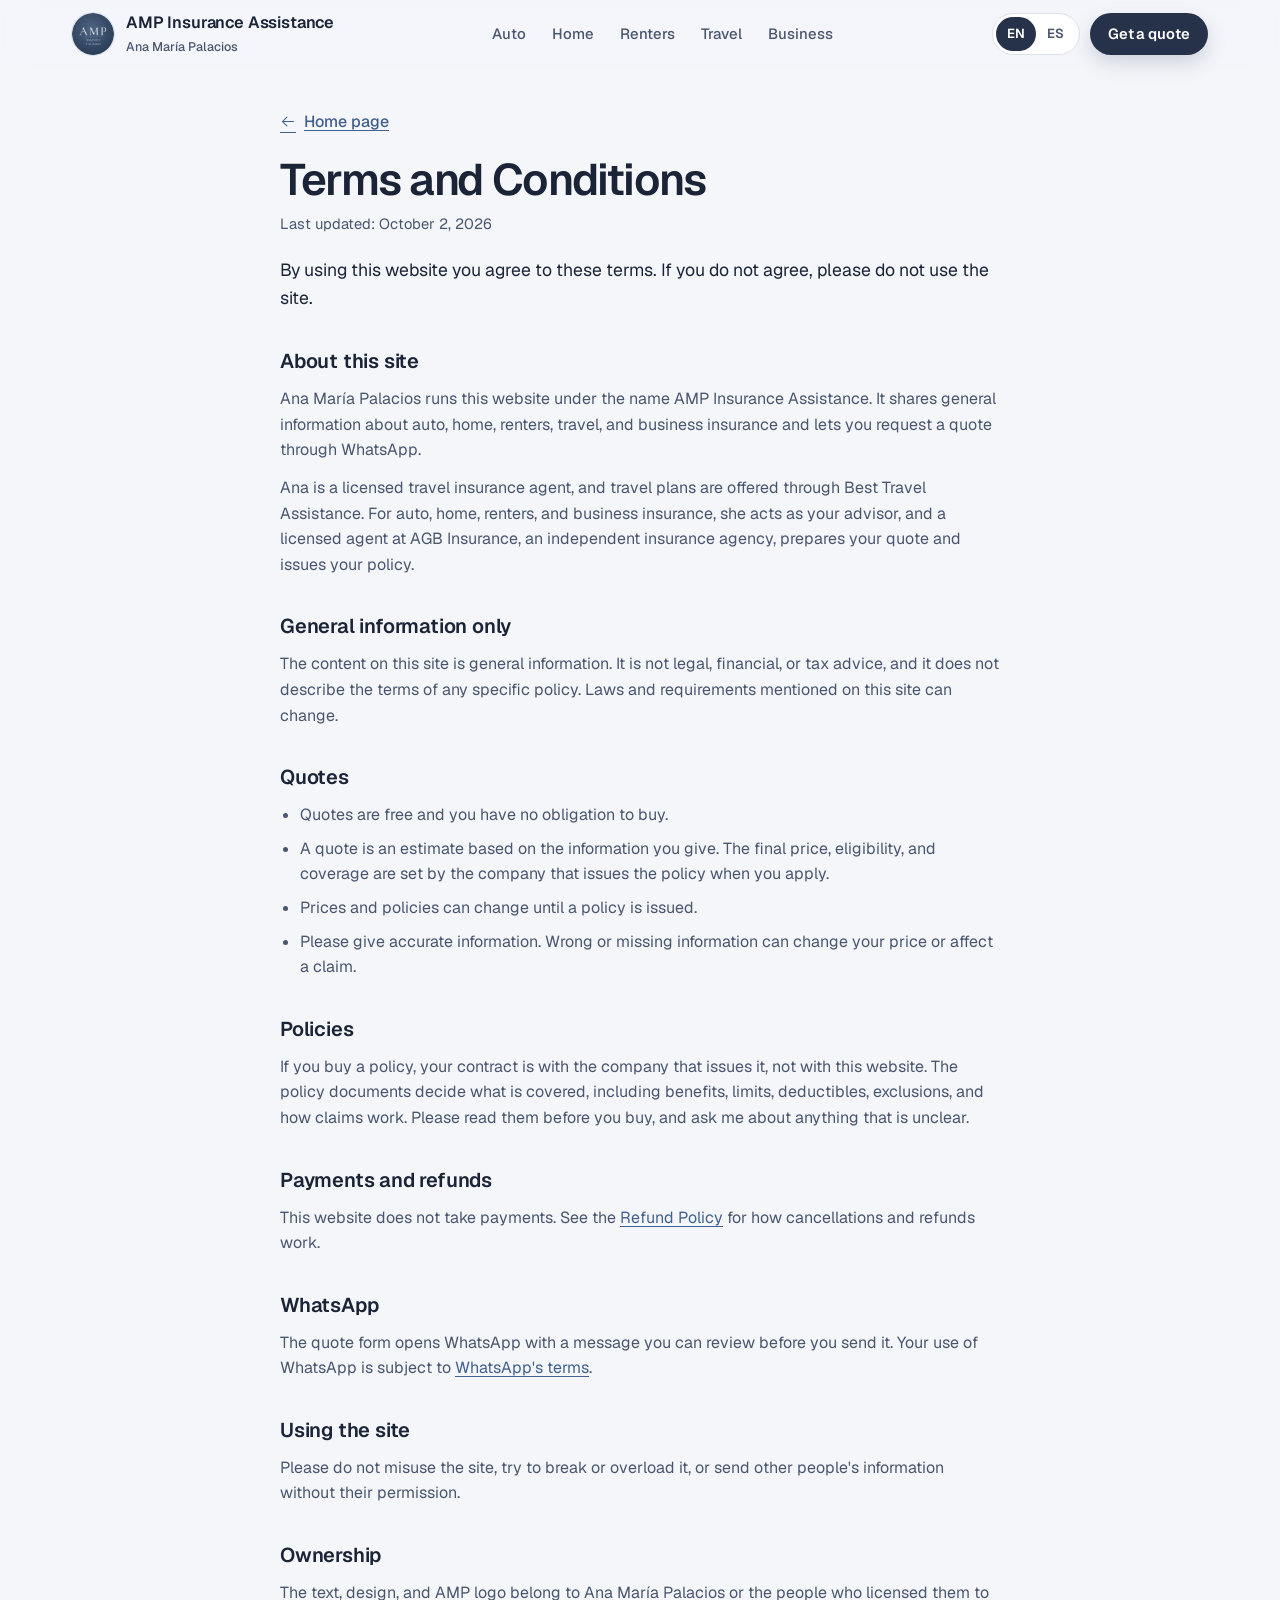
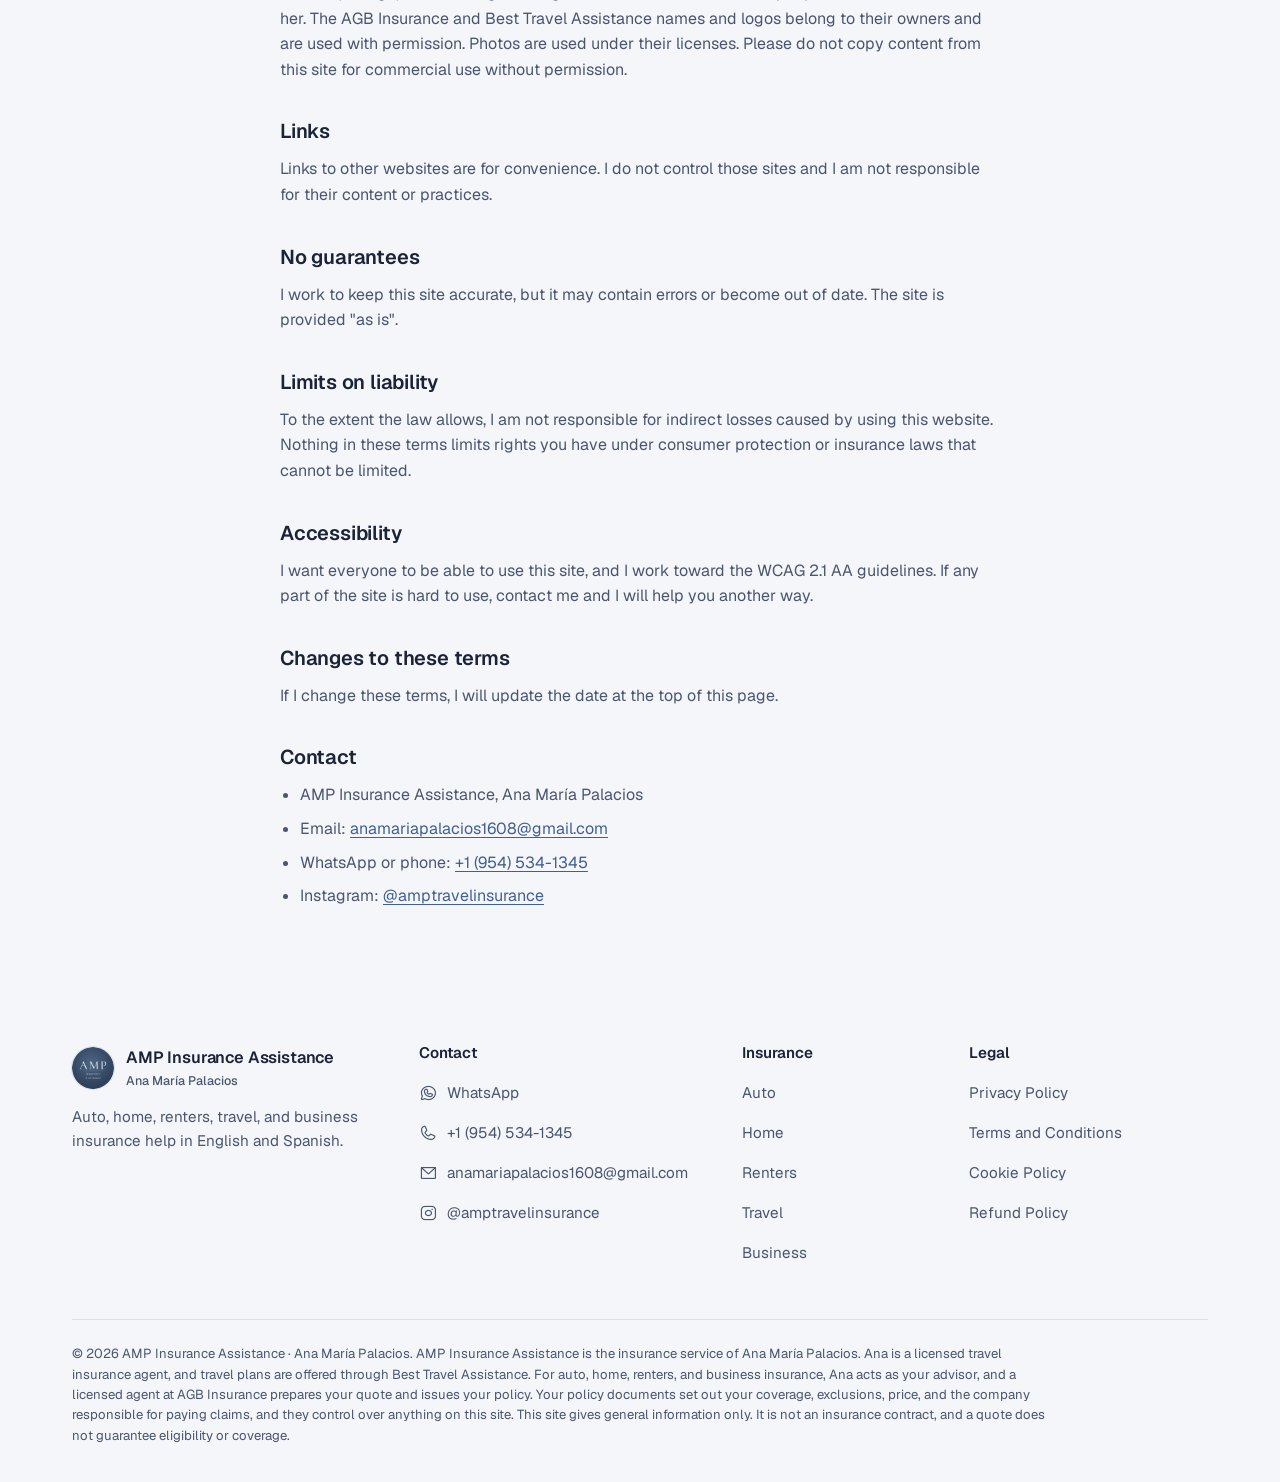
<file: terms.html>
<!DOCTYPE html>
<html lang="en">
<head>
<meta charset="UTF-8" />
<meta name="viewport" content="width=device-width, initial-scale=1.0, viewport-fit=cover" />
<title>Terms and Conditions | AMP Insurance Assistance</title>
<meta name="description" content="The terms for using this website and requesting an insurance quote from AMP Insurance Assistance." />
<link rel="canonical" href="https://samirawad24.github.io/amptravelinsurance/terms.html" />
<meta name="robots" content="index, follow, max-image-preview:large" />
<meta name="author" content="Ana María Palacios" />
<meta name="theme-color" content="#26324a" />
<meta name="color-scheme" content="light dark" />
<link rel="icon" href="assets/amp-logo-128.png" type="image/png" />
<link rel="apple-touch-icon" href="assets/amp-logo-512.png" />
<meta property="og:type" content="website" />
<meta property="og:site_name" content="AMP Insurance Assistance" />
<meta property="og:title" content="Terms and Conditions | AMP Insurance Assistance" />
<meta property="og:description" content="The terms for using this website and requesting an insurance quote from AMP Insurance Assistance." />
<meta property="og:url" content="https://samirawad24.github.io/amptravelinsurance/terms.html" />
<meta property="og:image" content="https://samirawad24.github.io/amptravelinsurance/assets/og-share.jpg" />
<meta property="og:image:width" content="1200" />
<meta property="og:image:height" content="630" />
<meta property="og:image:alt" content="AMP Insurance Assistance logo" />
<meta property="og:locale" content="en_US" />
<meta property="og:locale:alternate" content="es_US" />
<meta name="twitter:card" content="summary_large_image" />
<meta name="twitter:title" content="Terms and Conditions | AMP Insurance Assistance" />
<meta name="twitter:description" content="The terms for using this website and requesting an insurance quote from AMP Insurance Assistance." />
<meta name="twitter:image" content="https://samirawad24.github.io/amptravelinsurance/assets/og-share.jpg" />
<link rel="preload" href="assets/fonts/geist-latin.woff2" as="font" type="font/woff2" crossorigin />
<link rel="stylesheet" href="assets/fonts/fonts.css" />
<link rel="stylesheet" href="assets/site.css" />
</head>
<body>
<a class="skip" href="#main" data-i18n="skip">Skip to content</a>
<div id="top-sentinel" style="position:absolute;top:0;height:1px;width:1px"></div>
<header class="nav" id="nav">
  <div class="wrap nav-in">
    <a class="brand" href="./" aria-label="AMP Insurance Assistance, Home page">
      <img src="assets/amp-logo-128.png" alt="" width="42" height="42" />
      <span class="brand-txt"><b>AMP Insurance Assistance</b><small>Ana María Palacios</small></span>
    </a>
    <nav aria-label="Insurance"><ul class="nav-links"><li><a href="auto-insurance.html" data-i18n="nav_auto">Auto</a></li><li><a href="home-insurance.html" data-i18n="nav_home">Home</a></li><li><a href="renters-insurance.html" data-i18n="nav_renters">Renters</a></li><li><a href="travel-insurance.html" data-i18n="nav_travel">Travel</a></li><li><a href="business-insurance.html" data-i18n="nav_business">Business</a></li></ul></nav>
    <div class="nav-r">
      <div class="lang" role="group" aria-label="Language / Idioma">
        <button type="button" data-lang="en" aria-pressed="true" aria-label="English">EN</button>
        <button type="button" data-lang="es" aria-pressed="false" aria-label="Español">ES</button>
      </div>
      <a class="btn btn-primary" href="./#quote" data-i18n="cta_quote">Get a quote</a>
      <button type="button" class="menu-btn" id="menuBtn" aria-expanded="false" aria-controls="menuPanel" aria-label="Open menu" data-i18n-aria="menu_open"><i class="ph ph-list" aria-hidden="true"></i></button>
    </div>
  </div>
  <div class="menu-panel" id="menuPanel" hidden>
    <ul><li><a href="auto-insurance.html"><i class="ph ph-car-profile" aria-hidden="true"></i><span data-i18n="nav_auto">Auto</span></a></li><li><a href="home-insurance.html"><i class="ph ph-house-line" aria-hidden="true"></i><span data-i18n="nav_home">Home</span></a></li><li><a href="renters-insurance.html"><i class="ph ph-key" aria-hidden="true"></i><span data-i18n="nav_renters">Renters</span></a></li><li><a href="travel-insurance.html"><i class="ph ph-airplane-tilt" aria-hidden="true"></i><span data-i18n="nav_travel">Travel</span></a></li><li><a href="business-insurance.html"><i class="ph ph-storefront" aria-hidden="true"></i><span data-i18n="nav_business">Business</span></a></li></ul>
    <a class="btn btn-primary" href="./#quote" data-i18n="cta_quote">Get a quote</a>
  </div>
</header>
<main id="main" tabindex="-1">
<div class="doc">
  <a class="back" href="./"><i class="ph ph-arrow-left" aria-hidden="true"></i><span data-i18n="nav_home_page">Home page</span></a>
  <div lang="en" data-lang-block="en"><h1>Terms and Conditions</h1><p class="upd">Last updated: October 2, 2026</p><p class="intro">By using this website you agree to these terms. If you do not agree, please do not use the site.</p><section><h2>About this site</h2><p>Ana María Palacios runs this website under the name AMP Insurance Assistance. It shares general information about auto, home, renters, travel, and business insurance and lets you request a quote through WhatsApp.</p><p>Ana is a licensed travel insurance agent, and travel plans are offered through Best Travel Assistance. For auto, home, renters, and business insurance, she acts as your advisor, and a licensed agent at AGB Insurance, an independent insurance agency, prepares your quote and issues your policy.</p></section><section><h2>General information only</h2><p>The content on this site is general information. It is not legal, financial, or tax advice, and it does not describe the terms of any specific policy. Laws and requirements mentioned on this site can change.</p></section><section><h2>Quotes</h2><ul><li>Quotes are free and you have no obligation to buy.</li><li>A quote is an estimate based on the information you give. The final price, eligibility, and coverage are set by the company that issues the policy when you apply.</li><li>Prices and policies can change until a policy is issued.</li><li>Please give accurate information. Wrong or missing information can change your price or affect a claim.</li></ul></section><section><h2>Policies</h2><p>If you buy a policy, your contract is with the company that issues it, not with this website. The policy documents decide what is covered, including benefits, limits, deductibles, exclusions, and how claims work. Please read them before you buy, and ask me about anything that is unclear.</p></section><section><h2>Payments and refunds</h2><p>This website does not take payments. See the <a href="refund.html">Refund Policy</a> for how cancellations and refunds work.</p></section><section><h2>WhatsApp</h2><p>The quote form opens WhatsApp with a message you can review before you send it. Your use of WhatsApp is subject to <a href="https://www.whatsapp.com/legal/terms-of-service" rel="noopener">WhatsApp's terms</a>.</p></section><section><h2>Using the site</h2><p>Please do not misuse the site, try to break or overload it, or send other people's information without their permission.</p></section><section><h2>Ownership</h2><p>The text, design, and AMP logo belong to Ana María Palacios or the people who licensed them to her. The AGB Insurance and Best Travel Assistance names and logos belong to their owners and are used with permission. Photos are used under their licenses. Please do not copy content from this site for commercial use without permission.</p></section><section><h2>Links</h2><p>Links to other websites are for convenience. I do not control those sites and I am not responsible for their content or practices.</p></section><section><h2>No guarantees</h2><p>I work to keep this site accurate, but it may contain errors or become out of date. The site is provided "as is".</p></section><section><h2>Limits on liability</h2><p>To the extent the law allows, I am not responsible for indirect losses caused by using this website. Nothing in these terms limits rights you have under consumer protection or insurance laws that cannot be limited.</p></section><section><h2>Accessibility</h2><p>I want everyone to be able to use this site, and I work toward the WCAG 2.1 AA guidelines. If any part of the site is hard to use, contact me and I will help you another way.</p></section><section><h2>Changes to these terms</h2><p>If I change these terms, I will update the date at the top of this page.</p></section><section><h2>Contact</h2><ul><li>AMP Insurance Assistance, Ana María Palacios</li><li>Email: <a href="mailto:anamariapalacios1608@gmail.com">anamariapalacios1608@gmail.com</a></li><li>WhatsApp or phone: <a href="tel:+19545341345">+1 (954) 534-1345</a></li><li>Instagram: <a href="https://instagram.com/amptravelinsurance" rel="noopener">@amptravelinsurance</a></li></ul></section></div><div lang="es" data-lang-block="es" hidden><h1>Términos y condiciones</h1><p class="upd">Última actualización: 2 de octubre de 2026</p><p class="intro">Al usar este sitio aceptas estos términos. Si no estás de acuerdo, por favor no uses el sitio.</p><section><h2>Sobre este sitio</h2><p>Ana María Palacios administra este sitio bajo el nombre AMP Insurance Assistance. El sitio comparte información general sobre seguros de auto, hogar, inquilinos, viaje y negocios, y te permite pedir una cotización por WhatsApp.</p><p>Ana es agente con licencia de seguros de viaje, y los planes de viaje se ofrecen a través de Best Travel Assistance. Para seguros de auto, hogar, inquilinos y negocios, ella es tu asesora, y un agente con licencia de AGB Insurance, una agencia de seguros independiente, prepara tu cotización y emite tu póliza.</p></section><section><h2>Solo información general</h2><p>El contenido de este sitio es información general. No es asesoría legal, financiera ni tributaria, y no describe los términos de ninguna póliza específica. Las leyes y requisitos mencionados en este sitio pueden cambiar.</p></section><section><h2>Cotizaciones</h2><ul><li>Las cotizaciones son gratis y no tienes obligación de comprar.</li><li>Una cotización es un estimado basado en la información que das. El precio final, la elegibilidad y la cobertura los define la compañía que emite la póliza cuando la solicitas.</li><li>Los precios y las pólizas pueden cambiar hasta que se emite una póliza.</li><li>Por favor da información correcta. Información errónea o incompleta puede cambiar tu precio o afectar un reclamo.</li></ul></section><section><h2>Pólizas</h2><p>Si compras una póliza, tu contrato es con la compañía que la emite, no con este sitio. Los documentos de la póliza definen qué cubre, incluidos beneficios, límites, deducibles, exclusiones y cómo funcionan los reclamos. Léelos antes de comprar y pregúntame lo que no esté claro.</p></section><section><h2>Pagos y reembolsos</h2><p>Este sitio no recibe pagos. Consulta la <a href="refund.html">Política de reembolsos</a> para saber cómo funcionan las cancelaciones y los reembolsos.</p></section><section><h2>WhatsApp</h2><p>El formulario abre WhatsApp con un mensaje que puedes revisar antes de enviarlo. Tu uso de WhatsApp está sujeto a los <a href="https://www.whatsapp.com/legal/terms-of-service" rel="noopener">términos de WhatsApp</a>.</p></section><section><h2>Uso del sitio</h2><p>Por favor no hagas mal uso del sitio, no intentes dañarlo o sobrecargarlo, y no envíes información de otras personas sin su permiso.</p></section><section><h2>Propiedad</h2><p>Los textos, el diseño y el logo AMP pertenecen a Ana María Palacios o a quienes le dieron licencia. Los nombres y logos de AGB Insurance y Best Travel Assistance pertenecen a sus dueños y se usan con permiso. Las fotos se usan bajo sus licencias. Por favor no copies contenido de este sitio para uso comercial sin permiso.</p></section><section><h2>Enlaces</h2><p>Los enlaces a otros sitios son para tu conveniencia. No controlo esos sitios y no soy responsable de su contenido ni de sus prácticas.</p></section><section><h2>Sin garantías</h2><p>Trabajo para que este sitio sea preciso, pero puede tener errores o quedar desactualizado. El sitio se ofrece "tal cual".</p></section><section><h2>Límites de responsabilidad</h2><p>En la medida que la ley lo permita, no soy responsable por pérdidas indirectas causadas por el uso de este sitio. Nada en estos términos limita derechos que tengas bajo leyes de protección al consumidor o de seguros que no se puedan limitar.</p></section><section><h2>Accesibilidad</h2><p>Quiero que todos puedan usar este sitio y trabajo para cumplir las pautas WCAG 2.1 AA. Si alguna parte del sitio es difícil de usar, contáctame y te ayudo por otro medio.</p></section><section><h2>Cambios a estos términos</h2><p>Si cambio estos términos, actualizaré la fecha al inicio de esta página.</p></section><section><h2>Contacto</h2><ul><li>AMP Insurance Assistance, Ana María Palacios</li><li>Correo: <a href="mailto:anamariapalacios1608@gmail.com">anamariapalacios1608@gmail.com</a></li><li>WhatsApp o teléfono: <a href="tel:+19545341345">+1 (954) 534-1345</a></li><li>Instagram: <a href="https://instagram.com/amptravelinsurance" rel="noopener">@amptravelinsurance</a></li></ul></section></div>
</div>
</main>
<footer class="foot">
  <div class="wrap">
    <div class="foot-grid">
      <div class="foot-brand">
        <a class="brand" href="./" aria-label="AMP Insurance Assistance, Home page">
          <img src="assets/amp-logo-128.png" alt="" width="42" height="42" loading="lazy" />
          <span><b>AMP Insurance Assistance</b><small>Ana María Palacios</small></span>
        </a>
        <p data-i18n="foot_tag">Auto, home, renters, travel, and business insurance help in English and Spanish.</p>
      </div>
      <div>
        <h2 class="fh" data-i18n="foot_contact">Contact</h2>
        <ul>
          <li><a data-wa-link href="#" target="_blank" rel="noopener"><i class="ph ph-whatsapp-logo" aria-hidden="true"></i>WhatsApp</a></li>
          <li><a class="js-tel" href="tel:+19545341345"><i class="ph ph-phone" aria-hidden="true"></i><span class="js-phone">+1 (954) 534-1345</span></a></li>
          <li><a class="js-mail" href="mailto:anamariapalacios1608@gmail.com"><i class="ph ph-envelope-simple" aria-hidden="true"></i><span class="js-email">anamariapalacios1608@gmail.com</span></a></li>
          <li><a class="js-ig" href="https://instagram.com/amptravelinsurance" target="_blank" rel="noopener"><i class="ph ph-instagram-logo" aria-hidden="true"></i>@amptravelinsurance</a></li>
        </ul>
      </div>
      <div>
        <h2 class="fh" data-i18n="foot_ins">Insurance</h2>
        <ul><li><a href="auto-insurance.html" data-i18n="nav_auto">Auto</a></li><li><a href="home-insurance.html" data-i18n="nav_home">Home</a></li><li><a href="renters-insurance.html" data-i18n="nav_renters">Renters</a></li><li><a href="travel-insurance.html" data-i18n="nav_travel">Travel</a></li><li><a href="business-insurance.html" data-i18n="nav_business">Business</a></li></ul>
      </div>
      <div>
        <h2 class="fh" data-i18n="foot_legal_h">Legal</h2>
        <ul><li><a href="privacy.html" data-i18n="l_privacy">Privacy Policy</a></li><li><a href="terms.html" data-i18n="l_terms">Terms and Conditions</a></li><li><a href="cookies.html" data-i18n="l_cookies">Cookie Policy</a></li><li><a href="refund.html" data-i18n="l_refund">Refund Policy</a></li></ul>
      </div>
    </div>
    <div class="foot-bottom">
      <p>© <span class="js-year">2026</span> AMP Insurance Assistance · Ana María Palacios. <span data-i18n="foot_legal">AMP Insurance Assistance is the insurance service of Ana María Palacios. Ana is a licensed travel insurance agent, and travel plans are offered through Best Travel Assistance. For auto, home, renters, and business insurance, Ana acts as your advisor, and a licensed agent at AGB Insurance prepares your quote and issues your policy. Your policy documents set out your coverage, exclusions, price, and the company responsible for paying claims, and they control over anything on this site. This site gives general information only. It is not an insurance contract, and a quote does not guarantee eligibility or coverage.</span></p>
    </div>
  </div>
</footer>
<script>window.SITE={"whatsapp": "19545341345", "phoneDisplay": "+1 (954) 534-1345", "email": "anamariapalacios1608@gmail.com", "instagram": "amptravelinsurance"};window.I18N={"en":{"skip":"Skip to content","brand_sub":"Ana María Palacios","nav_auto":"Auto","nav_home":"Home","nav_renters":"Renters","nav_travel":"Travel","nav_business":"Business","nav_home_page":"Home page","menu_open":"Open menu","menu_close":"Close menu","cta_quote":"Get a quote","cta_whatsapp":"Chat on WhatsApp","remove":"Remove","opt":"(optional)","q_type":"What do you want to insure?","q_details":"Your details","q_contact":"How to reach you","t_auto":"Auto","t_home":"Home","t_renters":"Renters","t_travel":"Travel","t_business":"Business","err_type":"Choose the type of insurance you want to quote.","err_required":"Fill in this field.","err_zip":"Enter a 5-digit ZIP code.","err_year":"Enter a 4-digit year.","err_email":"Enter a valid email.","err_dob":"Enter a date of birth.","err_dob_future":"Date of birth cannot be in the future.","err_ret":"Return date must be after departure.","err_name":"Enter the full name.","err_choose":"Choose one option.","err_consent":"Check this box so I can contact you.","f_name":"Full name","ph_name":"First and last name","f_dob":"Date of birth","f_zip":"ZIP code","ph_zip":"5 digits","f_current":"Current insurance company","a_zip":"ZIP code where the car is kept","driver":"Driver","add_driver":"Add another driver","vehicle":"Vehicle","add_vehicle":"Add another vehicle","f_year":"Year","f_make":"Make","ph_make":"Toyota","f_model":"Model","ph_model":"Corolla","a_cov":"Coverage you want","a_cov_min":"State minimum","a_cov_full":"Full coverage","a_cov_unsure":"Not sure","h_ptype":"Type of property","h_house":"House","h_condo":"Condo","h_town":"Townhouse","h_mobile":"Mobile home","h_rental":"Rental property I own","h_zip":"ZIP code of the property","h_built":"Year built","h_owner":"Owner's full name","h_owner_dob":"Owner's date of birth","h_extra":"Also quote","h_flood":"Flood","h_umbrella":"Umbrella","r_zip":"ZIP code of your rental","r_name":"Your full name","r_dob":"Your date of birth","r_move":"Move-in date","r_value":"About how much are your belongings worth?","r_v1":"Under $15,000","r_v2":"$15,000 to $30,000","r_v3":"$30,000 to $50,000","r_v4":"Over $50,000","r_v5":"Not sure","traveler":"Traveler","add_traveler":"Add another traveler","tr_from":"Leaving from","tr_to":"Going to","ph_city":"City or country","tr_res":"Country where you live","ph_country":"Country","tr_dep":"Departure","tr_ret":"Return","tr_purpose":"Trip purpose","p_vacation":"Vacation","p_business":"Business","p_study":"Study","p_family":"Visiting family","tr_prio":"Coverage you care about","c_medical":"Medical","c_cancel":"Cancellation","c_baggage":"Baggage","c_delays":"Delays","b_name":"Business name","b_what":"What does the business do?","ph_what":"Example: cleaning, restaurant","b_zip":"Business ZIP code","b_owner":"Your full name","b_years":"Years in business","b_emps":"Number of employees","b_cov":"Coverage you need","b_gl":"General liability","b_prop":"Commercial property","b_auto":"Commercial auto","b_wc":"Workers' comp","b_pro":"Professional liability","b_unsure":"Not sure","f_wa":"WhatsApp number","f_email":"Email","consent":"I agree to send these details to Ana María Palacios on WhatsApp so she, or a licensed agent at her agency, can prepare my quote and contact me about it.","consent_link":"Read the Privacy Policy","submit":"Send on WhatsApp","form_note":"WhatsApp opens with your message ready to review. Nothing is sent until you tap send. Please do not include driver's license numbers, VINs, Social Security numbers, health details, or passport numbers.","s_h":"One more tap","s_p":"WhatsApp should open with your request. Tap send there so it reaches me. If it did not open, use the button below.","s_open":"Open WhatsApp","s_copy":"Copy details","s_copied":"Copied","s_edit":"Edit","wa_greeting":"Hi Ana! I would like an insurance quote.","wa_title_auto":"New auto insurance quote request","wa_title_home":"New home insurance quote request","wa_title_renters":"New renters insurance quote request","wa_title_travel":"New travel insurance quote request","wa_title_business":"New business insurance quote request","wa_age":"age","wa_dob":"DOB","wa_zip":"ZIP code","wa_drivers":"Drivers","wa_vehicles":"Vehicles","wa_cov":"Coverage","wa_current":"Current insurer","wa_ptype":"Property type","wa_built":"Year built","wa_owner":"Owner","wa_owner_dob":"Owner DOB","wa_extra":"Also quote","wa_name":"Name","wa_move":"Move-in date","wa_value":"Belongings value","wa_travelers":"Travelers","wa_from":"Leaving from","wa_to":"Going to","wa_res":"Country of residence","wa_dep":"Departure","wa_ret":"Return","wa_purpose":"Trip purpose","wa_prio":"Coverage priorities","wa_bname":"Business","wa_bwhat":"What it does","wa_years":"Years in business","wa_emps":"Employees","wa_bcov":"Coverage needed","wa_contact_wa":"WhatsApp","wa_contact_email":"Email","quote_eyebrow":"Free quote","quote_h2":"Request a quote","quote_sub":"Choose the type of insurance, answer a few questions, and WhatsApp opens with your details ready to send.","assure_1":"I read and answer your request myself.","assure_2":"Your details go only to me and my agency.","assure_3":"No account and no long forms.","broker_t":"Policies through AGB Insurance","broker_p":"The independent insurance agency Ana works with","travel_t":"Travel plans through Best Travel Assistance","travel_p":"Ana's travel insurance partner","fact_1":"You talk to me, not a call center","fact_2":"Free quotes with no obligation","fact_3":"Help in English and Spanish","foot_tag":"Auto, home, renters, travel, and business insurance help in English and Spanish.","foot_contact":"Contact","foot_ins":"Insurance","foot_legal_h":"Legal","l_privacy":"Privacy Policy","l_terms":"Terms and Conditions","l_cookies":"Cookie Policy","l_refund":"Refund Policy","foot_legal":"AMP Insurance Assistance is the insurance service of Ana María Palacios. Ana is a licensed travel insurance agent, and travel plans are offered through Best Travel Assistance. For auto, home, renters, and business insurance, Ana acts as your advisor, and a licensed agent at AGB Insurance prepares your quote and issues your policy. Your policy documents set out your coverage, exclusions, price, and the company responsible for paying claims, and they control over anything on this site. This site gives general information only. It is not an insurance contract, and a quote does not guarantee eligibility or coverage.","faq_more":"Still have a question?","faq_h2":"Questions and answers","learn_more":"Learn more","back_home":"All insurance types","cov_fine":"Coverage, limits, deductibles, and exclusions depend on the policy you choose.","more_h":"Other insurance I can help with","adv_h":"How I help with this insurance","adv_p":"I am your advisor for this type of insurance. I gather your details, explain your options in plain words, and connect you with a licensed agent at AGB Insurance, who prepares your quote and issues your policy. You keep talking to me the whole time.","agent_h":"I am your travel insurance agent","agent_p":"I am licensed to sell travel insurance, and my travel plans come through Best Travel Assistance. I prepare your quote, explain each plan, and help you buy it, all in the same WhatsApp chat.","meta_title":"Terms and Conditions | AMP Insurance Assistance"},"es":{"skip":"Saltar al contenido","brand_sub":"Ana María Palacios","nav_auto":"Auto","nav_home":"Hogar","nav_renters":"Inquilinos","nav_travel":"Viaje","nav_business":"Negocios","nav_home_page":"Inicio","menu_open":"Abrir menú","menu_close":"Cerrar menú","cta_quote":"Cotizar","cta_whatsapp":"Escríbeme por WhatsApp","remove":"Quitar","opt":"(opcional)","q_type":"¿Qué quieres asegurar?","q_details":"Tus datos","q_contact":"Cómo contactarte","t_auto":"Auto","t_home":"Hogar","t_renters":"Inquilinos","t_travel":"Viaje","t_business":"Negocio","err_type":"Elige el tipo de seguro que quieres cotizar.","err_required":"Completa este campo.","err_zip":"Escribe un código postal de 5 dígitos.","err_year":"Escribe un año de 4 dígitos.","err_email":"Escribe un correo válido.","err_dob":"Escribe una fecha de nacimiento.","err_dob_future":"La fecha de nacimiento no puede ser futura.","err_ret":"La fecha de regreso debe ser posterior a la salida.","err_name":"Escribe el nombre completo.","err_choose":"Elige una opción.","err_consent":"Marca esta casilla para que pueda contactarte.","f_name":"Nombre completo","ph_name":"Nombre y apellido","f_dob":"Fecha de nacimiento","f_zip":"Código postal","ph_zip":"5 dígitos","f_current":"Compañía de seguros actual","a_zip":"Código postal donde se guarda el auto","driver":"Conductor","add_driver":"Agregar otro conductor","vehicle":"Vehículo","add_vehicle":"Agregar otro vehículo","f_year":"Año","f_make":"Marca","ph_make":"Toyota","f_model":"Modelo","ph_model":"Corolla","a_cov":"Cobertura que quieres","a_cov_min":"Mínimo del estado","a_cov_full":"Cobertura completa","a_cov_unsure":"No estoy seguro","h_ptype":"Tipo de propiedad","h_house":"Casa","h_condo":"Condominio","h_town":"Townhouse","h_mobile":"Casa móvil","h_rental":"Propiedad que alquilo","h_zip":"Código postal de la propiedad","h_built":"Año de construcción","h_owner":"Nombre completo del dueño","h_owner_dob":"Fecha de nacimiento del dueño","h_extra":"Cotizar también","h_flood":"Inundación","h_umbrella":"Umbrella (responsabilidad extra)","r_zip":"Código postal de tu alquiler","r_name":"Tu nombre completo","r_dob":"Tu fecha de nacimiento","r_move":"Fecha de mudanza","r_value":"¿Cuánto valen tus pertenencias, más o menos?","r_v1":"Menos de $15,000","r_v2":"$15,000 a $30,000","r_v3":"$30,000 a $50,000","r_v4":"Más de $50,000","r_v5":"No estoy seguro","traveler":"Viajero","add_traveler":"Agregar otro viajero","tr_from":"Sales desde","tr_to":"Vas a","ph_city":"Ciudad o país","tr_res":"País donde vives","ph_country":"País","tr_dep":"Salida","tr_ret":"Regreso","tr_purpose":"Motivo del viaje","p_vacation":"Vacaciones","p_business":"Negocios","p_study":"Estudios","p_family":"Visitar familia","tr_prio":"Cobertura que te importa","c_medical":"Médica","c_cancel":"Cancelación","c_baggage":"Equipaje","c_delays":"Demoras","b_name":"Nombre del negocio","b_what":"¿A qué se dedica el negocio?","ph_what":"Ej.: limpieza, restaurante","b_zip":"Código postal del negocio","b_owner":"Tu nombre completo","b_years":"Años en operación","b_emps":"Número de empleados","b_cov":"Cobertura que necesitas","b_gl":"Responsabilidad civil general","b_prop":"Propiedad comercial","b_auto":"Auto comercial","b_wc":"Compensación laboral","b_pro":"Responsabilidad profesional","b_unsure":"No estoy seguro","f_wa":"Número de WhatsApp","f_email":"Correo","consent":"Acepto enviar estos datos a Ana María Palacios por WhatsApp para que ella, o un agente con licencia de su agencia, prepare mi cotización y me contacte sobre ella.","consent_link":"Lee la Política de privacidad","submit":"Enviar por WhatsApp","form_note":"WhatsApp se abre con tu mensaje listo para revisar. No se envía nada hasta que toques enviar. Por favor no incluyas números de licencia de conducir, VIN, Seguro Social, datos de salud ni números de pasaporte.","s_h":"Un toque más","s_p":"WhatsApp debería abrirse con tu solicitud. Toca enviar allí para que me llegue. Si no se abrió, usa el botón de abajo.","s_open":"Abrir WhatsApp","s_copy":"Copiar datos","s_copied":"Copiado","s_edit":"Editar","wa_greeting":"¡Hola Ana! Me gustaría una cotización de seguro.","wa_title_auto":"Nueva solicitud de cotización de seguro de auto","wa_title_home":"Nueva solicitud de cotización de seguro de hogar","wa_title_renters":"Nueva solicitud de cotización de seguro de inquilinos","wa_title_travel":"Nueva solicitud de cotización de seguro de viaje","wa_title_business":"Nueva solicitud de cotización de seguro de negocio","wa_age":"edad","wa_dob":"Nacimiento","wa_zip":"Código postal","wa_drivers":"Conductores","wa_vehicles":"Vehículos","wa_cov":"Cobertura","wa_current":"Aseguradora actual","wa_ptype":"Tipo de propiedad","wa_built":"Año de construcción","wa_owner":"Dueño","wa_owner_dob":"Nacimiento del dueño","wa_extra":"Cotizar también","wa_name":"Nombre","wa_move":"Fecha de mudanza","wa_value":"Valor de pertenencias","wa_travelers":"Viajeros","wa_from":"Sale desde","wa_to":"Va a","wa_res":"País de residencia","wa_dep":"Salida","wa_ret":"Regreso","wa_purpose":"Motivo del viaje","wa_prio":"Cobertura prioritaria","wa_bname":"Negocio","wa_bwhat":"A qué se dedica","wa_years":"Años en operación","wa_emps":"Empleados","wa_bcov":"Cobertura necesaria","wa_contact_wa":"WhatsApp","wa_contact_email":"Correo","quote_eyebrow":"Cotización gratis","quote_h2":"Pide tu cotización","quote_sub":"Elige el tipo de seguro, responde unas preguntas y WhatsApp se abre con tus datos listos para enviar.","assure_1":"Leo y respondo tu solicitud personalmente.","assure_2":"Tus datos llegan solo a mí y a mi agencia.","assure_3":"Sin cuentas ni formularios largos.","broker_t":"Pólizas a través de AGB Insurance","broker_p":"La agencia de seguros independiente con la que trabaja Ana","travel_t":"Planes de viaje a través de Best Travel Assistance","travel_p":"La aliada de Ana en seguros de viaje","fact_1":"Hablas conmigo, no con un call center","fact_2":"Cotización gratis y sin compromiso","fact_3":"Atención en español e inglés","foot_tag":"Ayuda con seguros de auto, hogar, inquilinos, viaje y negocios en español e inglés.","foot_contact":"Contacto","foot_ins":"Seguros","foot_legal_h":"Legal","l_privacy":"Política de privacidad","l_terms":"Términos y condiciones","l_cookies":"Política de cookies","l_refund":"Política de reembolsos","foot_legal":"AMP Insurance Assistance es el servicio de seguros de Ana María Palacios. Ana es agente con licencia de seguros de viaje, y los planes de viaje se ofrecen a través de Best Travel Assistance. Para seguros de auto, hogar, inquilinos y negocios, Ana es tu asesora, y un agente con licencia de AGB Insurance prepara tu cotización y emite tu póliza. Los documentos de tu póliza definen tu cobertura, exclusiones, precio y la compañía responsable de pagar los reclamos, y prevalecen sobre cualquier contenido de este sitio. Este sitio es solo informativo. No es un contrato de seguro, y una cotización no garantiza elegibilidad ni cobertura.","faq_more":"¿Te queda alguna duda?","faq_h2":"Preguntas y respuestas","learn_more":"Ver más","back_home":"Todos los seguros","cov_fine":"La cobertura, los límites, los deducibles y las exclusiones dependen de la póliza que elijas.","more_h":"Otros seguros con los que te ayudo","adv_h":"Cómo te ayudo con este seguro","adv_p":"Soy tu asesora para este tipo de seguro. Reúno tus datos, te explico tus opciones en palabras claras y te conecto con un agente con licencia de AGB Insurance, que prepara tu cotización y emite tu póliza. Sigues hablando conmigo todo el tiempo.","agent_h":"Soy tu agente de seguros de viaje","agent_p":"Tengo licencia para vender seguros de viaje, y mis planes de viaje vienen de Best Travel Assistance. Preparo tu cotización, te explico cada plan y te ayudo a comprarlo, todo en el mismo chat de WhatsApp.","meta_title":"Términos y condiciones | AMP Insurance Assistance"}};</script>
<script src="assets/site.js"></script>
</body>
</html>
</file>
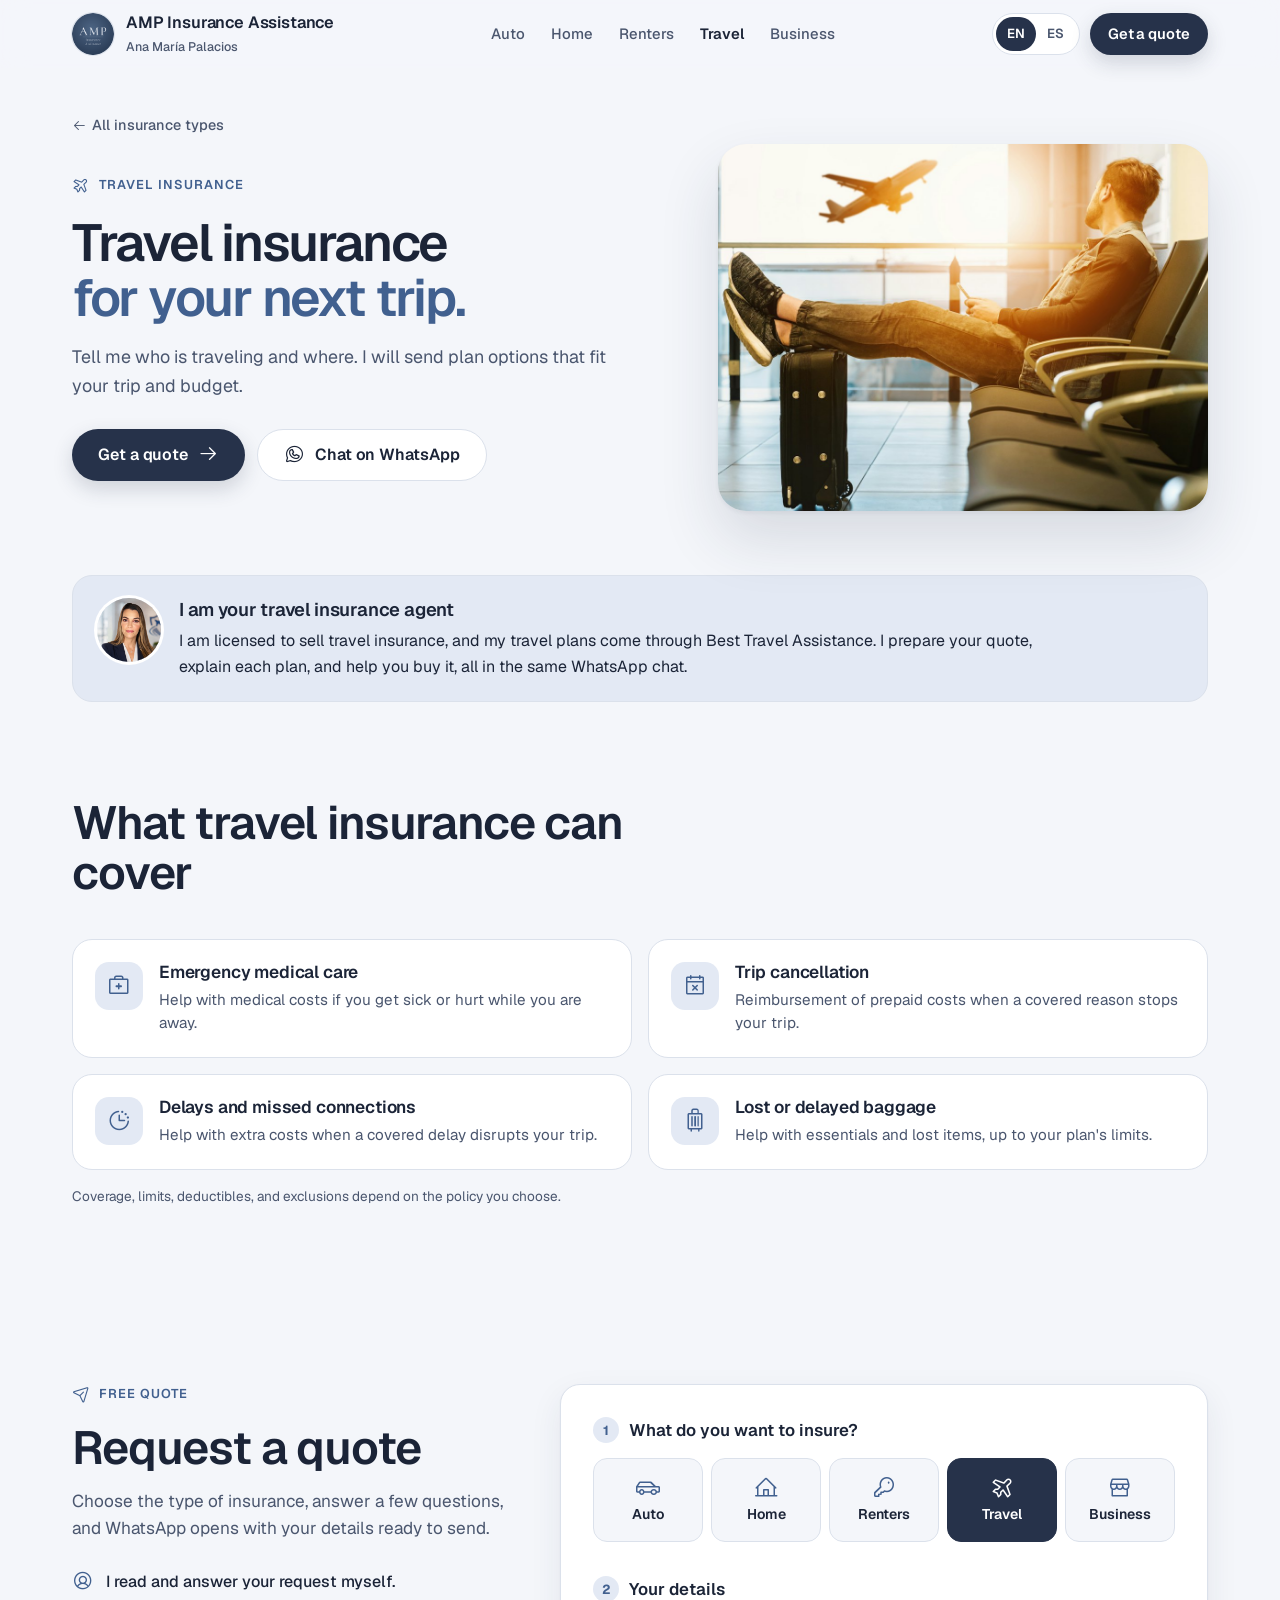
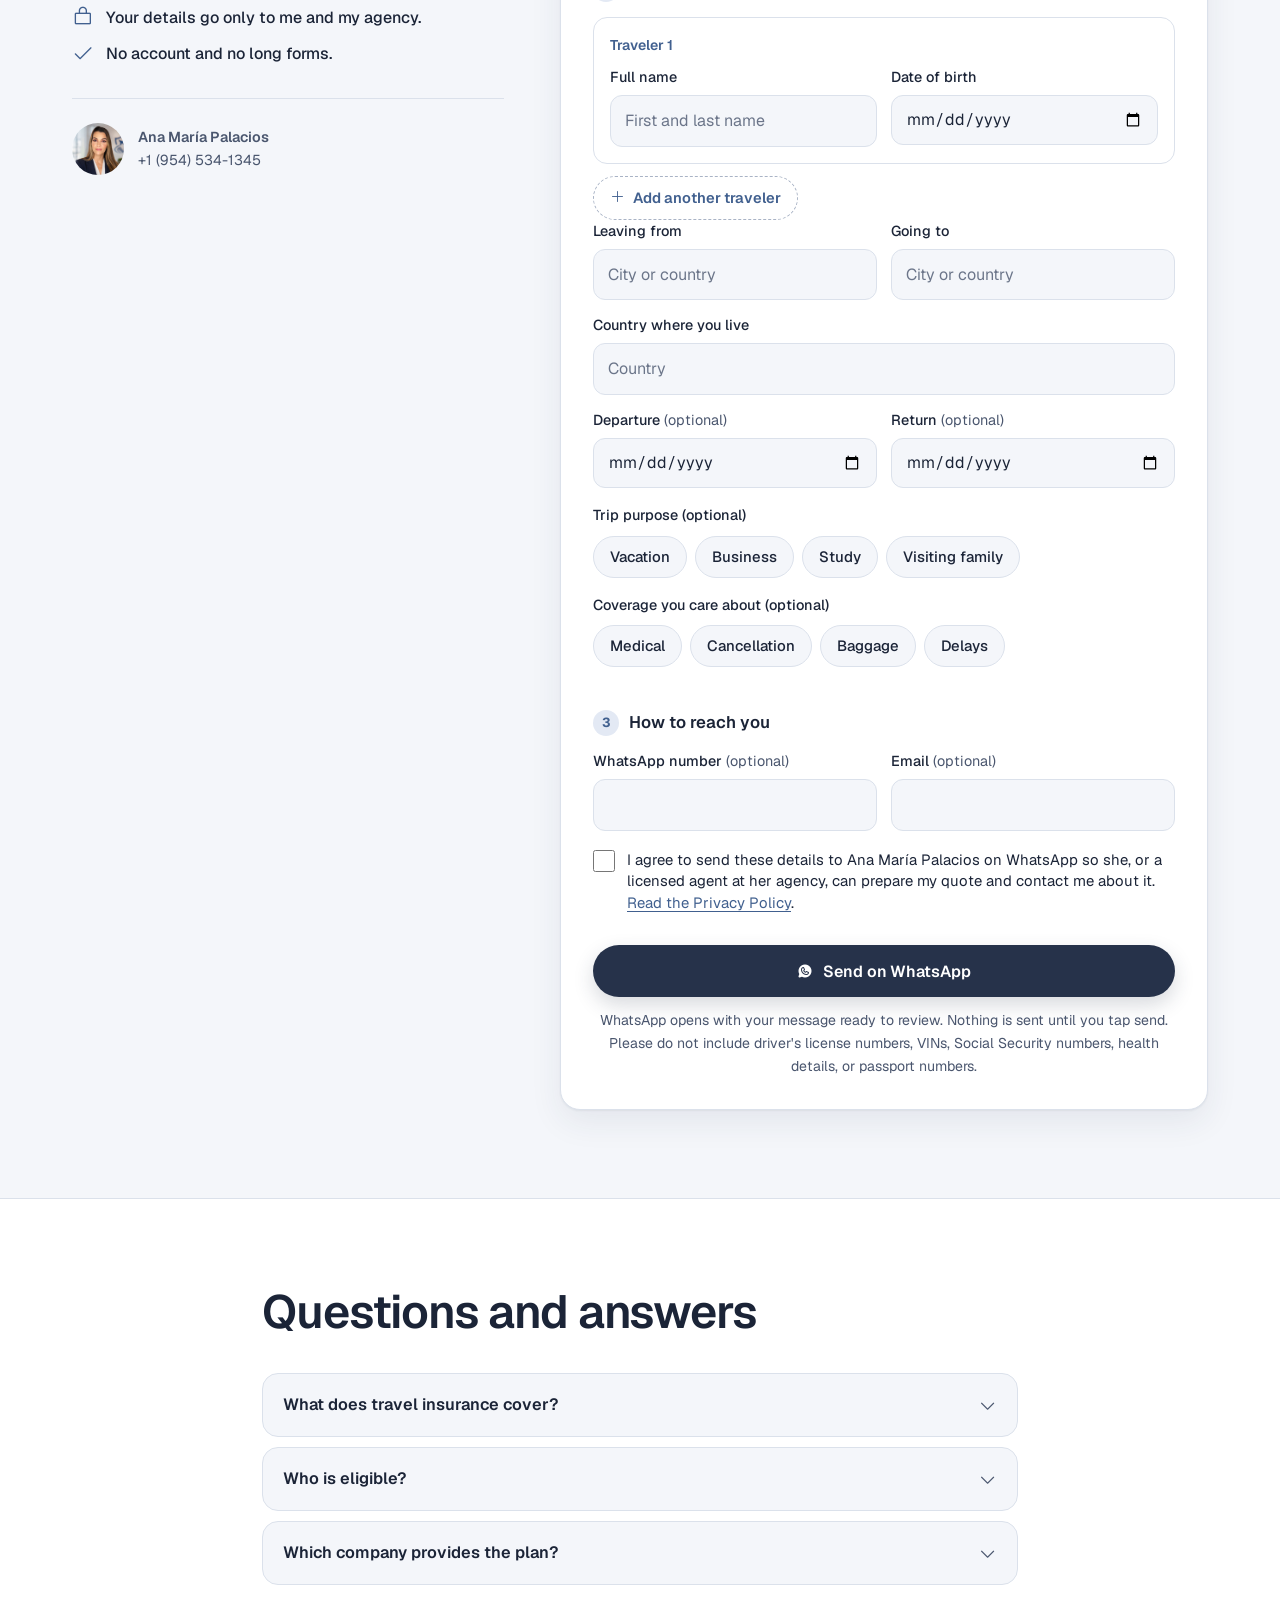
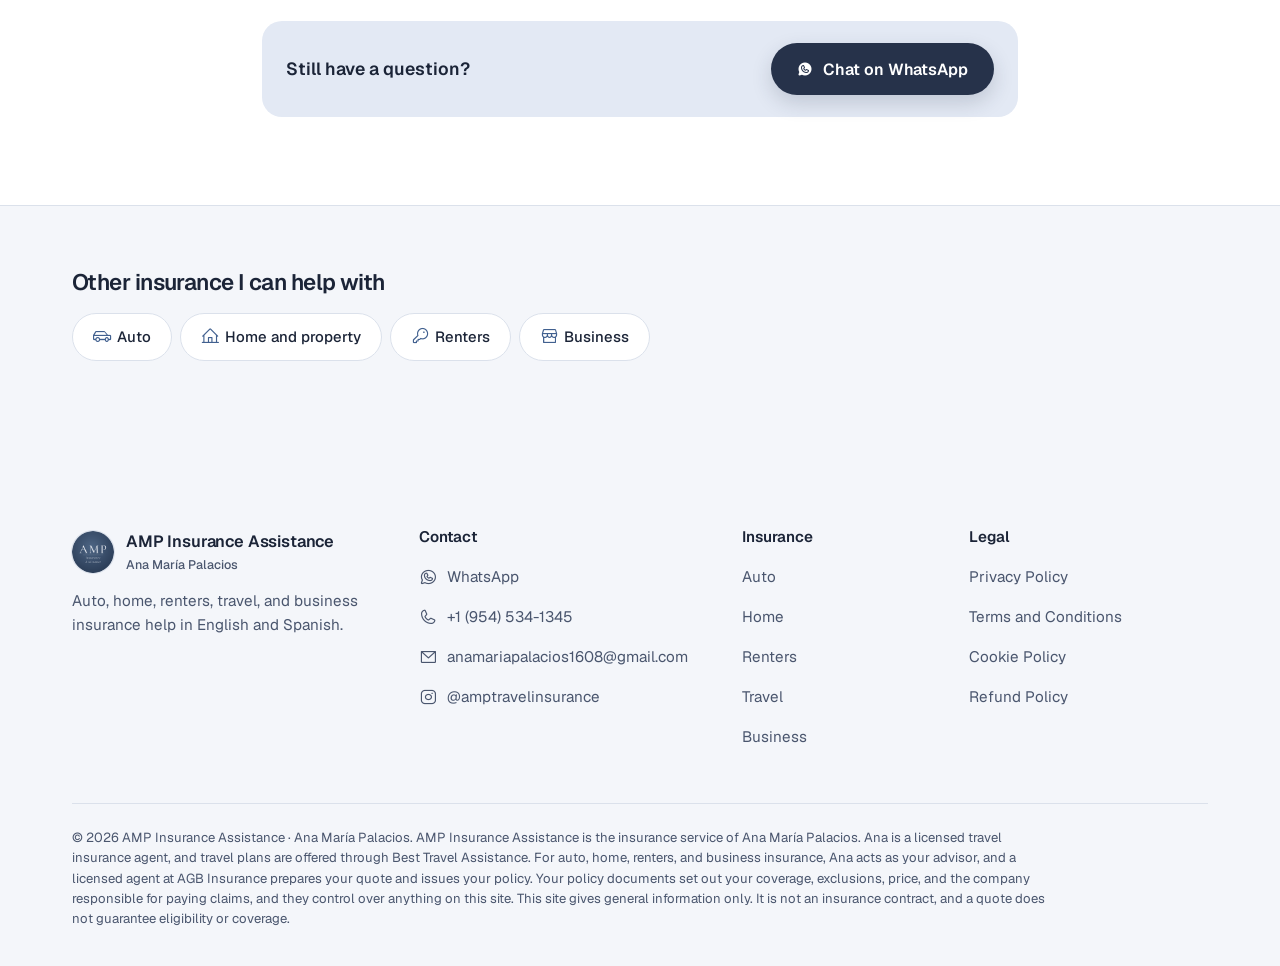
<file: travel-insurance.html>
<!DOCTYPE html>
<html lang="en">
<head>
<meta charset="UTF-8" />
<meta name="viewport" content="width=device-width, initial-scale=1.0, viewport-fit=cover" />
<title>Travel Insurance Quotes in English and Spanish | AMP Insurance Assistance</title>
<meta name="description" content="Quote travel insurance for medical care, cancellation, delays, and baggage with help in English and Spanish. Send your trip by WhatsApp." />
<link rel="canonical" href="https://samirawad24.github.io/amptravelinsurance/travel-insurance.html" />
<meta name="robots" content="index, follow, max-image-preview:large" />
<meta name="author" content="Ana María Palacios" />
<meta name="theme-color" content="#26324a" />
<meta name="color-scheme" content="light dark" />
<link rel="icon" href="assets/amp-logo-128.png" type="image/png" />
<link rel="apple-touch-icon" href="assets/amp-logo-512.png" />
<meta property="og:type" content="website" />
<meta property="og:site_name" content="AMP Insurance Assistance" />
<meta property="og:title" content="Travel Insurance Quotes in English and Spanish | AMP Insurance Assistance" />
<meta property="og:description" content="Quote travel insurance for medical care, cancellation, delays, and baggage with help in English and Spanish. Send your trip by WhatsApp." />
<meta property="og:url" content="https://samirawad24.github.io/amptravelinsurance/travel-insurance.html" />
<meta property="og:image" content="https://samirawad24.github.io/amptravelinsurance/assets/og-share.jpg" />
<meta property="og:image:width" content="1200" />
<meta property="og:image:height" content="630" />
<meta property="og:image:alt" content="AMP Insurance Assistance logo" />
<meta property="og:locale" content="en_US" />
<meta property="og:locale:alternate" content="es_US" />
<meta name="twitter:card" content="summary_large_image" />
<meta name="twitter:title" content="Travel Insurance Quotes in English and Spanish | AMP Insurance Assistance" />
<meta name="twitter:description" content="Quote travel insurance for medical care, cancellation, delays, and baggage with help in English and Spanish. Send your trip by WhatsApp." />
<meta name="twitter:image" content="https://samirawad24.github.io/amptravelinsurance/assets/og-share.jpg" />
<link rel="preload" href="assets/fonts/geist-latin.woff2" as="font" type="font/woff2" crossorigin />
<link rel="preload" as="image" href="assets/line-travel.jpg" fetchpriority="high" />
<link rel="stylesheet" href="assets/fonts/fonts.css" />
<link rel="stylesheet" href="assets/site.css" />
<script type="application/ld+json">
{
 "@context": "https://schema.org",
 "@graph": [
  {
   "@type": "Service",
   "@id": "https://samirawad24.github.io/amptravelinsurance/travel-insurance.html#service",
   "name": "Travel insurance quotes",
   "serviceType": "Travel insurance",
   "description": "Quote travel insurance for medical care, cancellation, delays, and baggage with help in English and Spanish. Send your trip by WhatsApp.",
   "url": "https://samirawad24.github.io/amptravelinsurance/travel-insurance.html",
   "provider": {
    "@id": "https://samirawad24.github.io/amptravelinsurance/#business"
   },
   "areaServed": {
    "@type": "Country",
    "name": "United States"
   },
   "availableLanguage": [
    "en",
    "es"
   ]
  },
  {
   "@type": "BreadcrumbList",
   "itemListElement": [
    {
     "@type": "ListItem",
     "position": 1,
     "name": "AMP Insurance Assistance",
     "item": "https://samirawad24.github.io/amptravelinsurance/"
    },
    {
     "@type": "ListItem",
     "position": 2,
     "name": "Travel insurance",
     "item": "https://samirawad24.github.io/amptravelinsurance/travel-insurance.html"
    }
   ]
  },
  {
   "@type": "FAQPage",
   "@id": "https://samirawad24.github.io/amptravelinsurance/travel-insurance.html#faq",
   "mainEntity": [
    {
     "@type": "Question",
     "name": "What does travel insurance cover?",
     "acceptedAnswer": {
      "@type": "Answer",
      "text": "Depending on the plan, coverage can include emergency medical care, trip cancellation and interruption, delays, and lost or delayed baggage. Each plan has its own benefits, limits, and exclusions, and I help you compare them for your trip."
     }
    },
    {
     "@type": "Question",
     "name": "Who is eligible?",
     "acceptedAnswer": {
      "@type": "Answer",
      "text": "Eligibility depends on the plan and on your country of residence, destination, ages, and trip dates. The quote form asks for those so I can check your options."
     }
    },
    {
     "@type": "Question",
     "name": "Which company provides the plan?",
     "acceptedAnswer": {
      "@type": "Answer",
      "text": "My travel plans come through Best Travel Assistance. Before you buy, I share the plan documents, which name the company that provides your coverage and pays claims."
     }
    }
   ]
  }
 ]
}
</script>
</head>
<body>
<a class="skip" href="#main" data-i18n="skip">Skip to content</a>
<div id="top-sentinel" style="position:absolute;top:0;height:1px;width:1px"></div>
<header class="nav" id="nav">
  <div class="wrap nav-in">
    <a class="brand" href="./" aria-label="AMP Insurance Assistance, Home page">
      <img src="assets/amp-logo-128.png" alt="" width="42" height="42" />
      <span class="brand-txt"><b>AMP Insurance Assistance</b><small>Ana María Palacios</small></span>
    </a>
    <nav aria-label="Insurance"><ul class="nav-links"><li><a href="auto-insurance.html" data-i18n="nav_auto">Auto</a></li><li><a href="home-insurance.html" data-i18n="nav_home">Home</a></li><li><a href="renters-insurance.html" data-i18n="nav_renters">Renters</a></li><li><a href="travel-insurance.html" aria-current="page" data-i18n="nav_travel">Travel</a></li><li><a href="business-insurance.html" data-i18n="nav_business">Business</a></li></ul></nav>
    <div class="nav-r">
      <div class="lang" role="group" aria-label="Language / Idioma">
        <button type="button" data-lang="en" aria-pressed="true" aria-label="English">EN</button>
        <button type="button" data-lang="es" aria-pressed="false" aria-label="Español">ES</button>
      </div>
      <a class="btn btn-primary" href="#quote" data-i18n="cta_quote">Get a quote</a>
      <button type="button" class="menu-btn" id="menuBtn" aria-expanded="false" aria-controls="menuPanel" aria-label="Open menu" data-i18n-aria="menu_open"><i class="ph ph-list" aria-hidden="true"></i></button>
    </div>
  </div>
  <div class="menu-panel" id="menuPanel" hidden>
    <ul><li><a href="auto-insurance.html"><i class="ph ph-car-profile" aria-hidden="true"></i><span data-i18n="nav_auto">Auto</span></a></li><li><a href="home-insurance.html"><i class="ph ph-house-line" aria-hidden="true"></i><span data-i18n="nav_home">Home</span></a></li><li><a href="renters-insurance.html"><i class="ph ph-key" aria-hidden="true"></i><span data-i18n="nav_renters">Renters</span></a></li><li><a href="travel-insurance.html" aria-current="page"><i class="ph ph-airplane-tilt" aria-hidden="true"></i><span data-i18n="nav_travel">Travel</span></a></li><li><a href="business-insurance.html"><i class="ph ph-storefront" aria-hidden="true"></i><span data-i18n="nav_business">Business</span></a></li></ul>
    <a class="btn btn-primary" href="#quote" data-i18n="cta_quote">Get a quote</a>
  </div>
</header>
<main id="main" tabindex="-1">
<section class="lhero">
  <div class="wrap">
    <a class="crumb" href="./#lines"><i class="ph ph-arrow-left" aria-hidden="true"></i><span data-i18n="back_home">All insurance types</span></a>
    <div class="lhero-grid">
      <div>
        <span class="eyebrow"><i class="ph ph-airplane-tilt" aria-hidden="true"></i><span data-i18n="eyebrow">Travel insurance</span></span>
        <h1 data-i18n="h1" data-html>Travel insurance <em>for your next trip.</em></h1>
        <p class="lede" data-i18n="sub">Tell me who is traveling and where. I will send plan options that fit your trip and budget.</p>
        <div class="hero-cta" style="margin-top:28px">
          <a class="btn btn-primary" href="#quote"><span data-i18n="cta_quote">Get a quote</span><i class="ph ph-arrow-right" aria-hidden="true"></i></a>
          <a class="btn btn-ghost" data-wa-link href="#" target="_blank" rel="noopener"><i class="ph ph-whatsapp-logo" aria-hidden="true"></i><span data-i18n="cta_whatsapp">Chat on WhatsApp</span></a>
        </div>
      </div>
      <div class="lhero-img"><img src="assets/line-travel.jpg" width="1200" height="800" fetchpriority="high" decoding="async" alt="" /></div>
    </div>
  </div>
</section>
<section class="advise">
  <div class="wrap"><div class="advise-in" data-reveal>
    <img src="assets/ana-headshot.jpg" width="64" height="64" loading="lazy" alt="" />
    <div><h2 data-i18n="agent_h">I am your travel insurance agent</h2><p data-i18n="agent_p">I am licensed to sell travel insurance, and my travel plans come through Best Travel Assistance. I prepare your quote, explain each plan, and help you buy it, all in the same WhatsApp chat.</p></div>
  </div></div>
</section>
<section class="sec" id="coverage">
  <div class="wrap">
    <h2 data-reveal data-i18n="cov_h2">What travel insurance can cover</h2>
    <ul class="covlist" data-reveal><li><span class="cov-ico"><i class="ph ph-first-aid-kit" aria-hidden="true"></i></span><div><h3 data-i18n="cov_0_t">Emergency medical care</h3><p data-i18n="cov_0_d">Help with medical costs if you get sick or hurt while you are away.</p></div></li><li><span class="cov-ico"><i class="ph ph-calendar-x" aria-hidden="true"></i></span><div><h3 data-i18n="cov_1_t">Trip cancellation</h3><p data-i18n="cov_1_d">Reimbursement of prepaid costs when a covered reason stops your trip.</p></div></li><li><span class="cov-ico"><i class="ph ph-clock-countdown" aria-hidden="true"></i></span><div><h3 data-i18n="cov_2_t">Delays and missed connections</h3><p data-i18n="cov_2_d">Help with extra costs when a covered delay disrupts your trip.</p></div></li><li><span class="cov-ico"><i class="ph ph-suitcase-rolling" aria-hidden="true"></i></span><div><h3 data-i18n="cov_3_t">Lost or delayed baggage</h3><p data-i18n="cov_3_d">Help with essentials and lost items, up to your plan&#x27;s limits.</p></div></li></ul>
    <p class="fine" data-i18n="cov_fine">Coverage, limits, deductibles, and exclusions depend on the policy you choose.</p>
  </div>
</section>
<section class="sec" id="quote">
  <div class="wrap quote-grid">
    <div class="quote-side" data-reveal>
      <span class="eyebrow"><i class="ph ph-paper-plane-tilt" aria-hidden="true"></i><span data-i18n="quote_eyebrow">Free quote</span></span>
      <h2 style="margin-top:14px" data-i18n="quote_h2">Request a quote</h2>
      <p class="lede" data-i18n="quote_sub">Choose the type of insurance, answer a few questions, and WhatsApp opens with your details ready to send.</p>
      <ul class="assure">
        <li><i class="ph ph-user-circle" aria-hidden="true"></i><span data-i18n="assure_1">I read and answer your request myself.</span></li>
        <li><i class="ph ph-lock-simple" aria-hidden="true"></i><span data-i18n="assure_2">Your details go only to me and my agency.</span></li>
        <li><i class="ph ph-check" aria-hidden="true"></i><span data-i18n="assure_3">No account and no long forms.</span></li>
      </ul>
      <div class="side-contact">
        <img src="assets/ana-headshot.jpg" width="52" height="52" loading="lazy" alt="" />
        <span><b>Ana María Palacios</b><span class="js-phone">+1 (954) 534-1345</span></span>
      </div>
    </div>
    <div class="card form-card" data-reveal>
  <form id="quoteForm" novalidate data-preset="travel">
    <fieldset class="fgroup"><legend><span class="num">1</span><span data-i18n="q_type">What do you want to insure?</span></legend>
      <div class="types"><label class="type"><input type="radio" name="qtype" value="auto" /><span class="type-face"><i class="ph ph-car-profile" aria-hidden="true"></i><span data-i18n="t_auto">Auto</span></span></label><label class="type"><input type="radio" name="qtype" value="home" /><span class="type-face"><i class="ph ph-house-line" aria-hidden="true"></i><span data-i18n="t_home">Home</span></span></label><label class="type"><input type="radio" name="qtype" value="renters" /><span class="type-face"><i class="ph ph-key" aria-hidden="true"></i><span data-i18n="t_renters">Renters</span></span></label><label class="type"><input type="radio" name="qtype" value="travel" /><span class="type-face"><i class="ph ph-airplane-tilt" aria-hidden="true"></i><span data-i18n="t_travel">Travel</span></span></label><label class="type"><input type="radio" name="qtype" value="business" /><span class="type-face"><i class="ph ph-storefront" aria-hidden="true"></i><span data-i18n="t_business">Business</span></span></label></div>
      <div class="err type-err" id="typeErr" data-i18n="err_type">Choose the type of insurance you want to quote.</div>
    </fieldset>
    <fieldset class="fgroup qsec" data-for="auto" hidden disabled><legend><span class="num">2</span><span data-i18n="q_details">Your details</span></legend><div class="field field-sm"><label for="a-zip"><span data-i18n="a_zip">ZIP code where the car is kept</span></label><input id="a-zip" name="a-zip" type="text" required data-wa="wa_zip" data-v="zip" data-err="err_zip" data-i18n-ph="ph_zip" placeholder="5 digits" data-digits="5" autocomplete="postal-code" inputmode="numeric" /><div class="err" data-i18n="err_zip">Enter a 5-digit ZIP code.</div></div><div class="rep" data-rep="drivers" data-title="driver" data-max="6" data-wa="wa_drivers"><div class="rep-list"></div><template><div class="grid-2"><div class="field "><label for="__ID__-name"><span data-i18n="f_name">Full name</span></label><input id="__ID__-name" name="__ID__-name" type="text" required data-err="err_name" data-i18n-ph="ph_name" placeholder="First and last name" autocomplete="off" /><div class="err" data-i18n="err_name">Enter the full name.</div></div><div class="field "><label for="__ID__-dob"><span data-i18n="f_dob">Date of birth</span></label><input id="__ID__-dob" name="__ID__-dob" type="date" required data-wa-label="wa_dob" data-v="dob" data-err="err_dob" autocomplete="off" data-max-today="1" min="1900-01-01" /><div class="err" data-i18n="err_dob">Enter a date of birth.</div></div></div></template><button type="button" class="rep-add"><i class="ph ph-plus" aria-hidden="true"></i><span data-i18n="add_driver">Add another driver</span></button></div><div class="rep" data-rep="vehicles" data-title="vehicle" data-max="6" data-wa="wa_vehicles" data-join="space"><div class="rep-list"></div><template><div class="grid-3"><div class="field "><label for="__ID__-year"><span data-i18n="f_year">Year</span></label><input id="__ID__-year" name="__ID__-year" type="text" required data-v="year" data-err="err_year" data-digits="4" autocomplete="off" inputmode="numeric" /><div class="err" data-i18n="err_year">Enter a 4-digit year.</div></div><div class="field "><label for="__ID__-make"><span data-i18n="f_make">Make</span></label><input id="__ID__-make" name="__ID__-make" type="text" required data-err="err_required" data-i18n-ph="ph_make" placeholder="Toyota" autocomplete="off" /><div class="err" data-i18n="err_required">Fill in this field.</div></div><div class="field "><label for="__ID__-model"><span data-i18n="f_model">Model</span></label><input id="__ID__-model" name="__ID__-model" type="text" required data-err="err_required" data-i18n-ph="ph_model" placeholder="Corolla" autocomplete="off" /><div class="err" data-i18n="err_required">Fill in this field.</div></div></div></template><button type="button" class="rep-add"><i class="ph ph-plus" aria-hidden="true"></i><span data-i18n="add_vehicle">Add another vehicle</span></button></div><div class="chip-group" data-wa="wa_cov"><span class="flabel" id="a-cov-lbl"><span data-i18n="a_cov">Coverage you want</span> <span class="opt" data-i18n="opt">(optional)</span></span><div class="chips" role="radiogroup" aria-labelledby="a-cov-lbl"><label class="chip"><input type="radio" name="a-cov" value="min" /><span class="chip-face"><i class="ph ph-check" aria-hidden="true"></i><span data-i18n="a_cov_min">State minimum</span></span></label><label class="chip"><input type="radio" name="a-cov" value="full" /><span class="chip-face"><i class="ph ph-check" aria-hidden="true"></i><span data-i18n="a_cov_full">Full coverage</span></span></label><label class="chip"><input type="radio" name="a-cov" value="unsure" /><span class="chip-face"><i class="ph ph-check" aria-hidden="true"></i><span data-i18n="a_cov_unsure">Not sure</span></span></label></div></div><div class="field "><label for="a-current"><span data-i18n="f_current">Current insurance company</span> <span class="opt" data-i18n="opt">(optional)</span></label><input id="a-current" name="a-current" type="text" data-wa="wa_current" autocomplete="off" /></div></fieldset>
    <fieldset class="fgroup qsec" data-for="home" hidden disabled><legend><span class="num">2</span><span data-i18n="q_details">Your details</span></legend><div class="chip-group" data-wa="wa_ptype" data-required="1"><span class="flabel" id="h-ptype-lbl"><span data-i18n="h_ptype">Type of property</span></span><div class="chips" role="radiogroup" aria-labelledby="h-ptype-lbl"><label class="chip"><input type="radio" name="h-ptype" value="house" /><span class="chip-face"><i class="ph ph-check" aria-hidden="true"></i><span data-i18n="h_house">House</span></span></label><label class="chip"><input type="radio" name="h-ptype" value="condo" /><span class="chip-face"><i class="ph ph-check" aria-hidden="true"></i><span data-i18n="h_condo">Condo</span></span></label><label class="chip"><input type="radio" name="h-ptype" value="town" /><span class="chip-face"><i class="ph ph-check" aria-hidden="true"></i><span data-i18n="h_town">Townhouse</span></span></label><label class="chip"><input type="radio" name="h-ptype" value="mobile" /><span class="chip-face"><i class="ph ph-check" aria-hidden="true"></i><span data-i18n="h_mobile">Mobile home</span></span></label><label class="chip"><input type="radio" name="h-ptype" value="rental" /><span class="chip-face"><i class="ph ph-check" aria-hidden="true"></i><span data-i18n="h_rental">Rental property I own</span></span></label></div><div class="err" data-i18n="err_choose">Choose one option.</div></div><div class="grid-2"><div class="field "><label for="h-zip"><span data-i18n="h_zip">ZIP code of the property</span></label><input id="h-zip" name="h-zip" type="text" required data-wa="wa_zip" data-v="zip" data-err="err_zip" data-i18n-ph="ph_zip" placeholder="5 digits" data-digits="5" autocomplete="postal-code" inputmode="numeric" /><div class="err" data-i18n="err_zip">Enter a 5-digit ZIP code.</div></div><div class="field "><label for="h-built"><span data-i18n="h_built">Year built</span> <span class="opt" data-i18n="opt">(optional)</span></label><input id="h-built" name="h-built" type="text" data-wa="wa_built" data-v="year" data-digits="4" autocomplete="off" inputmode="numeric" /><div class="err" data-i18n="err_year">Enter a 4-digit year.</div></div></div><div class="grid-2"><div class="field "><label for="h-owner"><span data-i18n="h_owner">Owner&#x27;s full name</span></label><input id="h-owner" name="h-owner" type="text" required data-wa="wa_owner" data-err="err_name" data-i18n-ph="ph_name" placeholder="First and last name" autocomplete="name" /><div class="err" data-i18n="err_name">Enter the full name.</div></div><div class="field "><label for="h-owner-dob"><span data-i18n="h_owner_dob">Owner&#x27;s date of birth</span></label><input id="h-owner-dob" name="h-owner-dob" type="date" required data-wa="wa_owner_dob" data-v="dob" data-err="err_dob" autocomplete="off" data-max-today="1" min="1900-01-01" /><div class="err" data-i18n="err_dob">Enter a date of birth.</div></div></div><div class="field "><label for="h-current"><span data-i18n="f_current">Current insurance company</span> <span class="opt" data-i18n="opt">(optional)</span></label><input id="h-current" name="h-current" type="text" data-wa="wa_current" autocomplete="off" /></div><div class="chip-group" data-wa="wa_extra"><span class="flabel" id="h-extra-lbl"><span data-i18n="h_extra">Also quote</span> <span class="opt" data-i18n="opt">(optional)</span></span><div class="chips" role="group" aria-labelledby="h-extra-lbl"><label class="chip"><input type="checkbox" name="h-extra" value="flood" /><span class="chip-face"><i class="ph ph-check" aria-hidden="true"></i><span data-i18n="h_flood">Flood</span></span></label><label class="chip"><input type="checkbox" name="h-extra" value="umbrella" /><span class="chip-face"><i class="ph ph-check" aria-hidden="true"></i><span data-i18n="h_umbrella">Umbrella</span></span></label></div></div></fieldset>
    <fieldset class="fgroup qsec" data-for="renters" hidden disabled><legend><span class="num">2</span><span data-i18n="q_details">Your details</span></legend><div class="field field-sm"><label for="r-zip"><span data-i18n="r_zip">ZIP code of your rental</span></label><input id="r-zip" name="r-zip" type="text" required data-wa="wa_zip" data-v="zip" data-err="err_zip" data-i18n-ph="ph_zip" placeholder="5 digits" data-digits="5" autocomplete="postal-code" inputmode="numeric" /><div class="err" data-i18n="err_zip">Enter a 5-digit ZIP code.</div></div><div class="grid-2"><div class="field "><label for="r-name"><span data-i18n="r_name">Your full name</span></label><input id="r-name" name="r-name" type="text" required data-wa="wa_name" data-err="err_name" data-i18n-ph="ph_name" placeholder="First and last name" autocomplete="name" /><div class="err" data-i18n="err_name">Enter the full name.</div></div><div class="field "><label for="r-dob"><span data-i18n="r_dob">Your date of birth</span></label><input id="r-dob" name="r-dob" type="date" required data-wa="wa_dob" data-v="dob" data-err="err_dob" autocomplete="off" data-max-today="1" min="1900-01-01" /><div class="err" data-i18n="err_dob">Enter a date of birth.</div></div></div><div class="field field-sm"><label for="r-move"><span data-i18n="r_move">Move-in date</span> <span class="opt" data-i18n="opt">(optional)</span></label><input id="r-move" name="r-move" type="date" data-wa="wa_move" autocomplete="off" /></div><div class="chip-group" data-wa="wa_value"><span class="flabel" id="r-value-lbl"><span data-i18n="r_value">About how much are your belongings worth?</span> <span class="opt" data-i18n="opt">(optional)</span></span><div class="chips" role="radiogroup" aria-labelledby="r-value-lbl"><label class="chip"><input type="radio" name="r-value" value="v1" /><span class="chip-face"><i class="ph ph-check" aria-hidden="true"></i><span data-i18n="r_v1">Under $15,000</span></span></label><label class="chip"><input type="radio" name="r-value" value="v2" /><span class="chip-face"><i class="ph ph-check" aria-hidden="true"></i><span data-i18n="r_v2">$15,000 to $30,000</span></span></label><label class="chip"><input type="radio" name="r-value" value="v3" /><span class="chip-face"><i class="ph ph-check" aria-hidden="true"></i><span data-i18n="r_v3">$30,000 to $50,000</span></span></label><label class="chip"><input type="radio" name="r-value" value="v4" /><span class="chip-face"><i class="ph ph-check" aria-hidden="true"></i><span data-i18n="r_v4">Over $50,000</span></span></label><label class="chip"><input type="radio" name="r-value" value="v5" /><span class="chip-face"><i class="ph ph-check" aria-hidden="true"></i><span data-i18n="r_v5">Not sure</span></span></label></div></div></fieldset>
    <fieldset class="fgroup qsec" data-for="travel" hidden disabled><legend><span class="num">2</span><span data-i18n="q_details">Your details</span></legend><div class="rep" data-rep="travelers" data-title="traveler" data-max="10" data-wa="wa_travelers"><div class="rep-list"></div><template><div class="grid-2"><div class="field "><label for="__ID__-name"><span data-i18n="f_name">Full name</span></label><input id="__ID__-name" name="__ID__-name" type="text" required data-err="err_name" data-i18n-ph="ph_name" placeholder="First and last name" autocomplete="off" /><div class="err" data-i18n="err_name">Enter the full name.</div></div><div class="field "><label for="__ID__-dob"><span data-i18n="f_dob">Date of birth</span></label><input id="__ID__-dob" name="__ID__-dob" type="date" required data-wa-label="wa_dob" data-v="dob" data-err="err_dob" autocomplete="off" data-max-today="1" min="1900-01-01" /><div class="err" data-i18n="err_dob">Enter a date of birth.</div></div></div></template><button type="button" class="rep-add"><i class="ph ph-plus" aria-hidden="true"></i><span data-i18n="add_traveler">Add another traveler</span></button></div><div class="grid-2"><div class="field "><label for="origin"><span data-i18n="tr_from">Leaving from</span></label><input id="origin" name="origin" type="text" required data-wa="wa_from" data-err="err_required" data-i18n-ph="ph_city" placeholder="City or country" data-ac="places" autocomplete="off" /><div class="err" data-i18n="err_required">Fill in this field.</div></div><div class="field "><label for="destination"><span data-i18n="tr_to">Going to</span></label><input id="destination" name="destination" type="text" required data-wa="wa_to" data-err="err_required" data-i18n-ph="ph_city" placeholder="City or country" data-ac="places" autocomplete="off" /><div class="err" data-i18n="err_required">Fill in this field.</div></div></div><div class="field "><label for="residence"><span data-i18n="tr_res">Country where you live</span></label><input id="residence" name="residence" type="text" required data-wa="wa_res" data-err="err_required" data-i18n-ph="ph_country" placeholder="Country" data-ac="countries" autocomplete="off" /><div class="err" data-i18n="err_required">Fill in this field.</div></div><div class="grid-2"><div class="field "><label for="depart"><span data-i18n="tr_dep">Departure</span> <span class="opt" data-i18n="opt">(optional)</span></label><input id="depart" name="depart" type="date" data-wa="wa_dep" autocomplete="off" data-min-today="1" /></div><div class="field "><label for="ret"><span data-i18n="tr_ret">Return</span> <span class="opt" data-i18n="opt">(optional)</span></label><input id="ret" name="ret" type="date" data-wa="wa_ret" autocomplete="off" data-v="after" data-after="depart" /><div class="err" data-i18n="err_ret">Return date must be after departure.</div></div></div><div class="chip-group" data-wa="wa_purpose"><span class="flabel" id="tr-purpose-lbl"><span data-i18n="tr_purpose">Trip purpose</span> <span class="opt" data-i18n="opt">(optional)</span></span><div class="chips" role="radiogroup" aria-labelledby="tr-purpose-lbl"><label class="chip"><input type="radio" name="tr-purpose" value="vacation" /><span class="chip-face"><i class="ph ph-check" aria-hidden="true"></i><span data-i18n="p_vacation">Vacation</span></span></label><label class="chip"><input type="radio" name="tr-purpose" value="business" /><span class="chip-face"><i class="ph ph-check" aria-hidden="true"></i><span data-i18n="p_business">Business</span></span></label><label class="chip"><input type="radio" name="tr-purpose" value="study" /><span class="chip-face"><i class="ph ph-check" aria-hidden="true"></i><span data-i18n="p_study">Study</span></span></label><label class="chip"><input type="radio" name="tr-purpose" value="family" /><span class="chip-face"><i class="ph ph-check" aria-hidden="true"></i><span data-i18n="p_family">Visiting family</span></span></label></div></div><div class="chip-group" data-wa="wa_prio"><span class="flabel" id="tr-prio-lbl"><span data-i18n="tr_prio">Coverage you care about</span> <span class="opt" data-i18n="opt">(optional)</span></span><div class="chips" role="group" aria-labelledby="tr-prio-lbl"><label class="chip"><input type="checkbox" name="tr-prio" value="medical" /><span class="chip-face"><i class="ph ph-check" aria-hidden="true"></i><span data-i18n="c_medical">Medical</span></span></label><label class="chip"><input type="checkbox" name="tr-prio" value="cancel" /><span class="chip-face"><i class="ph ph-check" aria-hidden="true"></i><span data-i18n="c_cancel">Cancellation</span></span></label><label class="chip"><input type="checkbox" name="tr-prio" value="baggage" /><span class="chip-face"><i class="ph ph-check" aria-hidden="true"></i><span data-i18n="c_baggage">Baggage</span></span></label><label class="chip"><input type="checkbox" name="tr-prio" value="delays" /><span class="chip-face"><i class="ph ph-check" aria-hidden="true"></i><span data-i18n="c_delays">Delays</span></span></label></div></div></fieldset>
    <fieldset class="fgroup qsec" data-for="business" hidden disabled><legend><span class="num">2</span><span data-i18n="q_details">Your details</span></legend><div class="grid-2"><div class="field "><label for="b-name"><span data-i18n="b_name">Business name</span></label><input id="b-name" name="b-name" type="text" required data-wa="wa_bname" data-err="err_required" autocomplete="organization" /><div class="err" data-i18n="err_required">Fill in this field.</div></div><div class="field "><label for="b-zip"><span data-i18n="b_zip">Business ZIP code</span></label><input id="b-zip" name="b-zip" type="text" required data-wa="wa_zip" data-v="zip" data-err="err_zip" data-i18n-ph="ph_zip" placeholder="5 digits" data-digits="5" autocomplete="postal-code" inputmode="numeric" /><div class="err" data-i18n="err_zip">Enter a 5-digit ZIP code.</div></div></div><div class="field "><label for="b-what"><span data-i18n="b_what">What does the business do?</span></label><input id="b-what" name="b-what" type="text" required data-wa="wa_bwhat" data-err="err_required" data-i18n-ph="ph_what" placeholder="Example: cleaning, restaurant" autocomplete="off" /><div class="err" data-i18n="err_required">Fill in this field.</div></div><div class="field "><label for="b-owner"><span data-i18n="b_owner">Your full name</span></label><input id="b-owner" name="b-owner" type="text" required data-wa="wa_name" data-err="err_name" data-i18n-ph="ph_name" placeholder="First and last name" autocomplete="name" /><div class="err" data-i18n="err_name">Enter the full name.</div></div><div class="grid-2"><div class="field "><label for="b-years"><span data-i18n="b_years">Years in business</span> <span class="opt" data-i18n="opt">(optional)</span></label><input id="b-years" name="b-years" type="text" data-wa="wa_years" data-digits="3" autocomplete="off" inputmode="numeric" /></div><div class="field "><label for="b-emps"><span data-i18n="b_emps">Number of employees</span> <span class="opt" data-i18n="opt">(optional)</span></label><input id="b-emps" name="b-emps" type="text" data-wa="wa_emps" data-digits="5" autocomplete="off" inputmode="numeric" /></div></div><div class="chip-group" data-wa="wa_bcov"><span class="flabel" id="b-cov-lbl"><span data-i18n="b_cov">Coverage you need</span> <span class="opt" data-i18n="opt">(optional)</span></span><div class="chips" role="group" aria-labelledby="b-cov-lbl"><label class="chip"><input type="checkbox" name="b-cov" value="gl" /><span class="chip-face"><i class="ph ph-check" aria-hidden="true"></i><span data-i18n="b_gl">General liability</span></span></label><label class="chip"><input type="checkbox" name="b-cov" value="prop" /><span class="chip-face"><i class="ph ph-check" aria-hidden="true"></i><span data-i18n="b_prop">Commercial property</span></span></label><label class="chip"><input type="checkbox" name="b-cov" value="auto" /><span class="chip-face"><i class="ph ph-check" aria-hidden="true"></i><span data-i18n="b_auto">Commercial auto</span></span></label><label class="chip"><input type="checkbox" name="b-cov" value="wc" /><span class="chip-face"><i class="ph ph-check" aria-hidden="true"></i><span data-i18n="b_wc">Workers&#x27; comp</span></span></label><label class="chip"><input type="checkbox" name="b-cov" value="pro" /><span class="chip-face"><i class="ph ph-check" aria-hidden="true"></i><span data-i18n="b_pro">Professional liability</span></span></label><label class="chip"><input type="checkbox" name="b-cov" value="unsure" /><span class="chip-face"><i class="ph ph-check" aria-hidden="true"></i><span data-i18n="b_unsure">Not sure</span></span></label></div></div></fieldset>
    <fieldset class="fgroup" id="qcontact" hidden disabled><legend><span class="num">3</span><span data-i18n="q_contact">How to reach you</span></legend><div class="grid-2"><div class="field "><label for="waNumber"><span data-i18n="f_wa">WhatsApp number</span> <span class="opt" data-i18n="opt">(optional)</span></label><input id="waNumber" name="waNumber" type="tel" data-wa="wa_contact_wa" autocomplete="tel" inputmode="tel" /></div><div class="field "><label for="email"><span data-i18n="f_email">Email</span> <span class="opt" data-i18n="opt">(optional)</span></label><input id="email" name="email" type="email" data-wa="wa_contact_email" data-v="email" autocomplete="email" inputmode="email" /><div class="err" data-i18n="err_email">Enter a valid email.</div></div></div><div class="consent"><input type="checkbox" id="consent" required aria-describedby="consentErr" /><label for="consent"><span data-i18n="consent">I agree to send these details to Ana María Palacios on WhatsApp so she, or a licensed agent at her agency, can prepare my quote and contact me about it.</span> <a href="privacy.html" data-i18n="consent_link">Read the Privacy Policy</a>.</label></div>
<div class="err consent-err" id="consentErr" data-i18n="err_consent">Check this box so I can contact you.</div></fieldset>
    <div class="submit-row" id="qsubmit" hidden>
      <button type="submit" class="btn btn-primary btn-block"><i class="ph-fill ph-whatsapp-logo" aria-hidden="true"></i><span data-i18n="submit">Send on WhatsApp</span></button>
      <p class="form-note" data-i18n="form_note">WhatsApp opens with your message ready to review. Nothing is sent until you tap send. Please do not include driver&#x27;s license numbers, VINs, Social Security numbers, health details, or passport numbers.</p>
    </div>
  </form>
  <div class="success" id="success" role="status" aria-live="polite" tabindex="-1">
    <div class="chk"><i class="ph ph-check" aria-hidden="true"></i></div>
    <h3 data-i18n="s_h">One more tap</h3>
    <p data-i18n="s_p">WhatsApp should open with your request. Tap send there so it reaches me. If it did not open, use the button below.</p>
    <div class="copy-box" id="copyBox"></div>
    <div class="acts">
      <a class="btn btn-primary" id="successWa" href="#" target="_blank" rel="noopener"><i class="ph-fill ph-whatsapp-logo" aria-hidden="true"></i><span data-i18n="s_open">Open WhatsApp</span></a>
      <button type="button" class="btn btn-ghost" id="copyBtn"><i class="ph ph-copy" aria-hidden="true"></i><span data-i18n="s_copy">Copy details</span></button>
      <button type="button" class="btn btn-ghost" id="editBtn"><i class="ph ph-pencil-simple" aria-hidden="true"></i><span data-i18n="s_edit">Edit</span></button>
    </div>
  </div>
</div>
  </div>
</section>
<section class="sec faq" id="faq">
  <div class="wrap faq-in">
    <h2 data-reveal data-i18n="faq_h2">Questions and answers</h2>
    <div class="faq-list" id="faqList" data-reveal><details class="faq-item"><summary>What does travel insurance cover?<i class="ph ph-caret-down" aria-hidden="true"></i></summary><div class="ans">Depending on the plan, coverage can include emergency medical care, trip cancellation and interruption, delays, and lost or delayed baggage. Each plan has its own benefits, limits, and exclusions, and I help you compare them for your trip.</div></details><details class="faq-item"><summary>Who is eligible?<i class="ph ph-caret-down" aria-hidden="true"></i></summary><div class="ans">Eligibility depends on the plan and on your country of residence, destination, ages, and trip dates. The quote form asks for those so I can check your options.</div></details><details class="faq-item"><summary>Which company provides the plan?<i class="ph ph-caret-down" aria-hidden="true"></i></summary><div class="ans">My travel plans come through Best Travel Assistance. Before you buy, I share the plan documents, which name the company that provides your coverage and pays claims.</div></details></div>
    <div class="faq-more" data-reveal>
      <b data-i18n="faq_more">Still have a question?</b>
      <a class="btn btn-primary" data-wa-link href="#" target="_blank" rel="noopener"><i class="ph-fill ph-whatsapp-logo" aria-hidden="true"></i><span data-i18n="cta_whatsapp">Chat on WhatsApp</span></a>
    </div>
  </div>
</section>
<section class="sec more">
  <div class="wrap">
    <h2 class="more-h" data-i18n="more_h">Other insurance I can help with</h2>
    <div class="chips more-chips"><a class="chip" href="auto-insurance.html"><span class="chip-face"><i class="ph ph-car-profile" aria-hidden="true" style="display:inline"></i><span data-i18n="card_auto_t">Auto</span></span></a><a class="chip" href="home-insurance.html"><span class="chip-face"><i class="ph ph-house-line" aria-hidden="true" style="display:inline"></i><span data-i18n="card_home_t">Home and property</span></span></a><a class="chip" href="renters-insurance.html"><span class="chip-face"><i class="ph ph-key" aria-hidden="true" style="display:inline"></i><span data-i18n="card_renters_t">Renters</span></span></a><a class="chip" href="business-insurance.html"><span class="chip-face"><i class="ph ph-storefront" aria-hidden="true" style="display:inline"></i><span data-i18n="card_business_t">Business</span></span></a></div>
  </div>
</section>
</main>
<footer class="foot">
  <div class="wrap">
    <div class="foot-grid">
      <div class="foot-brand">
        <a class="brand" href="./" aria-label="AMP Insurance Assistance, Home page">
          <img src="assets/amp-logo-128.png" alt="" width="42" height="42" loading="lazy" />
          <span><b>AMP Insurance Assistance</b><small>Ana María Palacios</small></span>
        </a>
        <p data-i18n="foot_tag">Auto, home, renters, travel, and business insurance help in English and Spanish.</p>
      </div>
      <div>
        <h2 class="fh" data-i18n="foot_contact">Contact</h2>
        <ul>
          <li><a data-wa-link href="#" target="_blank" rel="noopener"><i class="ph ph-whatsapp-logo" aria-hidden="true"></i>WhatsApp</a></li>
          <li><a class="js-tel" href="tel:+19545341345"><i class="ph ph-phone" aria-hidden="true"></i><span class="js-phone">+1 (954) 534-1345</span></a></li>
          <li><a class="js-mail" href="mailto:anamariapalacios1608@gmail.com"><i class="ph ph-envelope-simple" aria-hidden="true"></i><span class="js-email">anamariapalacios1608@gmail.com</span></a></li>
          <li><a class="js-ig" href="https://instagram.com/amptravelinsurance" target="_blank" rel="noopener"><i class="ph ph-instagram-logo" aria-hidden="true"></i>@amptravelinsurance</a></li>
        </ul>
      </div>
      <div>
        <h2 class="fh" data-i18n="foot_ins">Insurance</h2>
        <ul><li><a href="auto-insurance.html" data-i18n="nav_auto">Auto</a></li><li><a href="home-insurance.html" data-i18n="nav_home">Home</a></li><li><a href="renters-insurance.html" data-i18n="nav_renters">Renters</a></li><li><a href="travel-insurance.html" data-i18n="nav_travel">Travel</a></li><li><a href="business-insurance.html" data-i18n="nav_business">Business</a></li></ul>
      </div>
      <div>
        <h2 class="fh" data-i18n="foot_legal_h">Legal</h2>
        <ul><li><a href="privacy.html" data-i18n="l_privacy">Privacy Policy</a></li><li><a href="terms.html" data-i18n="l_terms">Terms and Conditions</a></li><li><a href="cookies.html" data-i18n="l_cookies">Cookie Policy</a></li><li><a href="refund.html" data-i18n="l_refund">Refund Policy</a></li></ul>
      </div>
    </div>
    <div class="foot-bottom">
      <p>© <span class="js-year">2026</span> AMP Insurance Assistance · Ana María Palacios. <span data-i18n="foot_legal">AMP Insurance Assistance is the insurance service of Ana María Palacios. Ana is a licensed travel insurance agent, and travel plans are offered through Best Travel Assistance. For auto, home, renters, and business insurance, Ana acts as your advisor, and a licensed agent at AGB Insurance prepares your quote and issues your policy. Your policy documents set out your coverage, exclusions, price, and the company responsible for paying claims, and they control over anything on this site. This site gives general information only. It is not an insurance contract, and a quote does not guarantee eligibility or coverage.</span></p>
    </div>
  </div>
</footer>
<div class="mbar" id="mbar" aria-hidden="true">
  <a class="btn btn-primary" href="#quote" tabindex="-1" data-i18n="cta_quote">Get a quote</a>
  <a class="btn btn-ghost wa" data-wa-link href="#" target="_blank" rel="noopener" tabindex="-1" aria-label="Chat on WhatsApp" data-i18n-aria="cta_whatsapp"><i class="ph-fill ph-whatsapp-logo" aria-hidden="true"></i></a>
</div>
<script>window.SITE={"whatsapp": "19545341345", "phoneDisplay": "+1 (954) 534-1345", "email": "anamariapalacios1608@gmail.com", "instagram": "amptravelinsurance"};window.I18N={"en":{"skip":"Skip to content","brand_sub":"Ana María Palacios","nav_auto":"Auto","nav_home":"Home","nav_renters":"Renters","nav_travel":"Travel","nav_business":"Business","nav_home_page":"Home page","menu_open":"Open menu","menu_close":"Close menu","cta_quote":"Get a quote","cta_whatsapp":"Chat on WhatsApp","remove":"Remove","opt":"(optional)","q_type":"What do you want to insure?","q_details":"Your details","q_contact":"How to reach you","t_auto":"Auto","t_home":"Home","t_renters":"Renters","t_travel":"Travel","t_business":"Business","err_type":"Choose the type of insurance you want to quote.","err_required":"Fill in this field.","err_zip":"Enter a 5-digit ZIP code.","err_year":"Enter a 4-digit year.","err_email":"Enter a valid email.","err_dob":"Enter a date of birth.","err_dob_future":"Date of birth cannot be in the future.","err_ret":"Return date must be after departure.","err_name":"Enter the full name.","err_choose":"Choose one option.","err_consent":"Check this box so I can contact you.","f_name":"Full name","ph_name":"First and last name","f_dob":"Date of birth","f_zip":"ZIP code","ph_zip":"5 digits","f_current":"Current insurance company","a_zip":"ZIP code where the car is kept","driver":"Driver","add_driver":"Add another driver","vehicle":"Vehicle","add_vehicle":"Add another vehicle","f_year":"Year","f_make":"Make","ph_make":"Toyota","f_model":"Model","ph_model":"Corolla","a_cov":"Coverage you want","a_cov_min":"State minimum","a_cov_full":"Full coverage","a_cov_unsure":"Not sure","h_ptype":"Type of property","h_house":"House","h_condo":"Condo","h_town":"Townhouse","h_mobile":"Mobile home","h_rental":"Rental property I own","h_zip":"ZIP code of the property","h_built":"Year built","h_owner":"Owner's full name","h_owner_dob":"Owner's date of birth","h_extra":"Also quote","h_flood":"Flood","h_umbrella":"Umbrella","r_zip":"ZIP code of your rental","r_name":"Your full name","r_dob":"Your date of birth","r_move":"Move-in date","r_value":"About how much are your belongings worth?","r_v1":"Under $15,000","r_v2":"$15,000 to $30,000","r_v3":"$30,000 to $50,000","r_v4":"Over $50,000","r_v5":"Not sure","traveler":"Traveler","add_traveler":"Add another traveler","tr_from":"Leaving from","tr_to":"Going to","ph_city":"City or country","tr_res":"Country where you live","ph_country":"Country","tr_dep":"Departure","tr_ret":"Return","tr_purpose":"Trip purpose","p_vacation":"Vacation","p_business":"Business","p_study":"Study","p_family":"Visiting family","tr_prio":"Coverage you care about","c_medical":"Medical","c_cancel":"Cancellation","c_baggage":"Baggage","c_delays":"Delays","b_name":"Business name","b_what":"What does the business do?","ph_what":"Example: cleaning, restaurant","b_zip":"Business ZIP code","b_owner":"Your full name","b_years":"Years in business","b_emps":"Number of employees","b_cov":"Coverage you need","b_gl":"General liability","b_prop":"Commercial property","b_auto":"Commercial auto","b_wc":"Workers' comp","b_pro":"Professional liability","b_unsure":"Not sure","f_wa":"WhatsApp number","f_email":"Email","consent":"I agree to send these details to Ana María Palacios on WhatsApp so she, or a licensed agent at her agency, can prepare my quote and contact me about it.","consent_link":"Read the Privacy Policy","submit":"Send on WhatsApp","form_note":"WhatsApp opens with your message ready to review. Nothing is sent until you tap send. Please do not include driver's license numbers, VINs, Social Security numbers, health details, or passport numbers.","s_h":"One more tap","s_p":"WhatsApp should open with your request. Tap send there so it reaches me. If it did not open, use the button below.","s_open":"Open WhatsApp","s_copy":"Copy details","s_copied":"Copied","s_edit":"Edit","wa_greeting":"Hi Ana! I would like a travel insurance quote.","wa_title_auto":"New auto insurance quote request","wa_title_home":"New home insurance quote request","wa_title_renters":"New renters insurance quote request","wa_title_travel":"New travel insurance quote request","wa_title_business":"New business insurance quote request","wa_age":"age","wa_dob":"DOB","wa_zip":"ZIP code","wa_drivers":"Drivers","wa_vehicles":"Vehicles","wa_cov":"Coverage","wa_current":"Current insurer","wa_ptype":"Property type","wa_built":"Year built","wa_owner":"Owner","wa_owner_dob":"Owner DOB","wa_extra":"Also quote","wa_name":"Name","wa_move":"Move-in date","wa_value":"Belongings value","wa_travelers":"Travelers","wa_from":"Leaving from","wa_to":"Going to","wa_res":"Country of residence","wa_dep":"Departure","wa_ret":"Return","wa_purpose":"Trip purpose","wa_prio":"Coverage priorities","wa_bname":"Business","wa_bwhat":"What it does","wa_years":"Years in business","wa_emps":"Employees","wa_bcov":"Coverage needed","wa_contact_wa":"WhatsApp","wa_contact_email":"Email","quote_eyebrow":"Free quote","quote_h2":"Request a quote","quote_sub":"Choose the type of insurance, answer a few questions, and WhatsApp opens with your details ready to send.","assure_1":"I read and answer your request myself.","assure_2":"Your details go only to me and my agency.","assure_3":"No account and no long forms.","broker_t":"Policies through AGB Insurance","broker_p":"The independent insurance agency Ana works with","travel_t":"Travel plans through Best Travel Assistance","travel_p":"Ana's travel insurance partner","fact_1":"You talk to me, not a call center","fact_2":"Free quotes with no obligation","fact_3":"Help in English and Spanish","foot_tag":"Auto, home, renters, travel, and business insurance help in English and Spanish.","foot_contact":"Contact","foot_ins":"Insurance","foot_legal_h":"Legal","l_privacy":"Privacy Policy","l_terms":"Terms and Conditions","l_cookies":"Cookie Policy","l_refund":"Refund Policy","foot_legal":"AMP Insurance Assistance is the insurance service of Ana María Palacios. Ana is a licensed travel insurance agent, and travel plans are offered through Best Travel Assistance. For auto, home, renters, and business insurance, Ana acts as your advisor, and a licensed agent at AGB Insurance prepares your quote and issues your policy. Your policy documents set out your coverage, exclusions, price, and the company responsible for paying claims, and they control over anything on this site. This site gives general information only. It is not an insurance contract, and a quote does not guarantee eligibility or coverage.","faq_more":"Still have a question?","faq_h2":"Questions and answers","learn_more":"Learn more","back_home":"All insurance types","cov_fine":"Coverage, limits, deductibles, and exclusions depend on the policy you choose.","more_h":"Other insurance I can help with","adv_h":"How I help with this insurance","adv_p":"I am your advisor for this type of insurance. I gather your details, explain your options in plain words, and connect you with a licensed agent at AGB Insurance, who prepares your quote and issues your policy. You keep talking to me the whole time.","agent_h":"I am your travel insurance agent","agent_p":"I am licensed to sell travel insurance, and my travel plans come through Best Travel Assistance. I prepare your quote, explain each plan, and help you buy it, all in the same WhatsApp chat.","eyebrow":"Travel insurance","h1":"Travel insurance <em>for your next trip.<\/em>","sub":"Tell me who is traveling and where. I will send plan options that fit your trip and budget.","cov_h2":"What travel insurance can cover","faq":[{"q":"What does travel insurance cover?","a":"Depending on the plan, coverage can include emergency medical care, trip cancellation and interruption, delays, and lost or delayed baggage. Each plan has its own benefits, limits, and exclusions, and I help you compare them for your trip."},{"q":"Who is eligible?","a":"Eligibility depends on the plan and on your country of residence, destination, ages, and trip dates. The quote form asks for those so I can check your options."},{"q":"Which company provides the plan?","a":"My travel plans come through Best Travel Assistance. Before you buy, I share the plan documents, which name the company that provides your coverage and pays claims."}],"meta_title":"Travel Insurance Quotes in English and Spanish | AMP Insurance Assistance","cov_0_t":"Emergency medical care","cov_0_d":"Help with medical costs if you get sick or hurt while you are away.","cov_1_t":"Trip cancellation","cov_1_d":"Reimbursement of prepaid costs when a covered reason stops your trip.","cov_2_t":"Delays and missed connections","cov_2_d":"Help with extra costs when a covered delay disrupts your trip.","cov_3_t":"Lost or delayed baggage","cov_3_d":"Help with essentials and lost items, up to your plan's limits.","card_auto_t":"Auto","card_home_t":"Home and property","card_renters_t":"Renters","card_travel_t":"Travel","card_business_t":"Business"},"es":{"skip":"Saltar al contenido","brand_sub":"Ana María Palacios","nav_auto":"Auto","nav_home":"Hogar","nav_renters":"Inquilinos","nav_travel":"Viaje","nav_business":"Negocios","nav_home_page":"Inicio","menu_open":"Abrir menú","menu_close":"Cerrar menú","cta_quote":"Cotizar","cta_whatsapp":"Escríbeme por WhatsApp","remove":"Quitar","opt":"(opcional)","q_type":"¿Qué quieres asegurar?","q_details":"Tus datos","q_contact":"Cómo contactarte","t_auto":"Auto","t_home":"Hogar","t_renters":"Inquilinos","t_travel":"Viaje","t_business":"Negocio","err_type":"Elige el tipo de seguro que quieres cotizar.","err_required":"Completa este campo.","err_zip":"Escribe un código postal de 5 dígitos.","err_year":"Escribe un año de 4 dígitos.","err_email":"Escribe un correo válido.","err_dob":"Escribe una fecha de nacimiento.","err_dob_future":"La fecha de nacimiento no puede ser futura.","err_ret":"La fecha de regreso debe ser posterior a la salida.","err_name":"Escribe el nombre completo.","err_choose":"Elige una opción.","err_consent":"Marca esta casilla para que pueda contactarte.","f_name":"Nombre completo","ph_name":"Nombre y apellido","f_dob":"Fecha de nacimiento","f_zip":"Código postal","ph_zip":"5 dígitos","f_current":"Compañía de seguros actual","a_zip":"Código postal donde se guarda el auto","driver":"Conductor","add_driver":"Agregar otro conductor","vehicle":"Vehículo","add_vehicle":"Agregar otro vehículo","f_year":"Año","f_make":"Marca","ph_make":"Toyota","f_model":"Modelo","ph_model":"Corolla","a_cov":"Cobertura que quieres","a_cov_min":"Mínimo del estado","a_cov_full":"Cobertura completa","a_cov_unsure":"No estoy seguro","h_ptype":"Tipo de propiedad","h_house":"Casa","h_condo":"Condominio","h_town":"Townhouse","h_mobile":"Casa móvil","h_rental":"Propiedad que alquilo","h_zip":"Código postal de la propiedad","h_built":"Año de construcción","h_owner":"Nombre completo del dueño","h_owner_dob":"Fecha de nacimiento del dueño","h_extra":"Cotizar también","h_flood":"Inundación","h_umbrella":"Umbrella (responsabilidad extra)","r_zip":"Código postal de tu alquiler","r_name":"Tu nombre completo","r_dob":"Tu fecha de nacimiento","r_move":"Fecha de mudanza","r_value":"¿Cuánto valen tus pertenencias, más o menos?","r_v1":"Menos de $15,000","r_v2":"$15,000 a $30,000","r_v3":"$30,000 a $50,000","r_v4":"Más de $50,000","r_v5":"No estoy seguro","traveler":"Viajero","add_traveler":"Agregar otro viajero","tr_from":"Sales desde","tr_to":"Vas a","ph_city":"Ciudad o país","tr_res":"País donde vives","ph_country":"País","tr_dep":"Salida","tr_ret":"Regreso","tr_purpose":"Motivo del viaje","p_vacation":"Vacaciones","p_business":"Negocios","p_study":"Estudios","p_family":"Visitar familia","tr_prio":"Cobertura que te importa","c_medical":"Médica","c_cancel":"Cancelación","c_baggage":"Equipaje","c_delays":"Demoras","b_name":"Nombre del negocio","b_what":"¿A qué se dedica el negocio?","ph_what":"Ej.: limpieza, restaurante","b_zip":"Código postal del negocio","b_owner":"Tu nombre completo","b_years":"Años en operación","b_emps":"Número de empleados","b_cov":"Cobertura que necesitas","b_gl":"Responsabilidad civil general","b_prop":"Propiedad comercial","b_auto":"Auto comercial","b_wc":"Compensación laboral","b_pro":"Responsabilidad profesional","b_unsure":"No estoy seguro","f_wa":"Número de WhatsApp","f_email":"Correo","consent":"Acepto enviar estos datos a Ana María Palacios por WhatsApp para que ella, o un agente con licencia de su agencia, prepare mi cotización y me contacte sobre ella.","consent_link":"Lee la Política de privacidad","submit":"Enviar por WhatsApp","form_note":"WhatsApp se abre con tu mensaje listo para revisar. No se envía nada hasta que toques enviar. Por favor no incluyas números de licencia de conducir, VIN, Seguro Social, datos de salud ni números de pasaporte.","s_h":"Un toque más","s_p":"WhatsApp debería abrirse con tu solicitud. Toca enviar allí para que me llegue. Si no se abrió, usa el botón de abajo.","s_open":"Abrir WhatsApp","s_copy":"Copiar datos","s_copied":"Copiado","s_edit":"Editar","wa_greeting":"¡Hola Ana! Me gustaría una cotización de seguro de viaje.","wa_title_auto":"Nueva solicitud de cotización de seguro de auto","wa_title_home":"Nueva solicitud de cotización de seguro de hogar","wa_title_renters":"Nueva solicitud de cotización de seguro de inquilinos","wa_title_travel":"Nueva solicitud de cotización de seguro de viaje","wa_title_business":"Nueva solicitud de cotización de seguro de negocio","wa_age":"edad","wa_dob":"Nacimiento","wa_zip":"Código postal","wa_drivers":"Conductores","wa_vehicles":"Vehículos","wa_cov":"Cobertura","wa_current":"Aseguradora actual","wa_ptype":"Tipo de propiedad","wa_built":"Año de construcción","wa_owner":"Dueño","wa_owner_dob":"Nacimiento del dueño","wa_extra":"Cotizar también","wa_name":"Nombre","wa_move":"Fecha de mudanza","wa_value":"Valor de pertenencias","wa_travelers":"Viajeros","wa_from":"Sale desde","wa_to":"Va a","wa_res":"País de residencia","wa_dep":"Salida","wa_ret":"Regreso","wa_purpose":"Motivo del viaje","wa_prio":"Cobertura prioritaria","wa_bname":"Negocio","wa_bwhat":"A qué se dedica","wa_years":"Años en operación","wa_emps":"Empleados","wa_bcov":"Cobertura necesaria","wa_contact_wa":"WhatsApp","wa_contact_email":"Correo","quote_eyebrow":"Cotización gratis","quote_h2":"Pide tu cotización","quote_sub":"Elige el tipo de seguro, responde unas preguntas y WhatsApp se abre con tus datos listos para enviar.","assure_1":"Leo y respondo tu solicitud personalmente.","assure_2":"Tus datos llegan solo a mí y a mi agencia.","assure_3":"Sin cuentas ni formularios largos.","broker_t":"Pólizas a través de AGB Insurance","broker_p":"La agencia de seguros independiente con la que trabaja Ana","travel_t":"Planes de viaje a través de Best Travel Assistance","travel_p":"La aliada de Ana en seguros de viaje","fact_1":"Hablas conmigo, no con un call center","fact_2":"Cotización gratis y sin compromiso","fact_3":"Atención en español e inglés","foot_tag":"Ayuda con seguros de auto, hogar, inquilinos, viaje y negocios en español e inglés.","foot_contact":"Contacto","foot_ins":"Seguros","foot_legal_h":"Legal","l_privacy":"Política de privacidad","l_terms":"Términos y condiciones","l_cookies":"Política de cookies","l_refund":"Política de reembolsos","foot_legal":"AMP Insurance Assistance es el servicio de seguros de Ana María Palacios. Ana es agente con licencia de seguros de viaje, y los planes de viaje se ofrecen a través de Best Travel Assistance. Para seguros de auto, hogar, inquilinos y negocios, Ana es tu asesora, y un agente con licencia de AGB Insurance prepara tu cotización y emite tu póliza. Los documentos de tu póliza definen tu cobertura, exclusiones, precio y la compañía responsable de pagar los reclamos, y prevalecen sobre cualquier contenido de este sitio. Este sitio es solo informativo. No es un contrato de seguro, y una cotización no garantiza elegibilidad ni cobertura.","faq_more":"¿Te queda alguna duda?","faq_h2":"Preguntas y respuestas","learn_more":"Ver más","back_home":"Todos los seguros","cov_fine":"La cobertura, los límites, los deducibles y las exclusiones dependen de la póliza que elijas.","more_h":"Otros seguros con los que te ayudo","adv_h":"Cómo te ayudo con este seguro","adv_p":"Soy tu asesora para este tipo de seguro. Reúno tus datos, te explico tus opciones en palabras claras y te conecto con un agente con licencia de AGB Insurance, que prepara tu cotización y emite tu póliza. Sigues hablando conmigo todo el tiempo.","agent_h":"Soy tu agente de seguros de viaje","agent_p":"Tengo licencia para vender seguros de viaje, y mis planes de viaje vienen de Best Travel Assistance. Preparo tu cotización, te explico cada plan y te ayudo a comprarlo, todo en el mismo chat de WhatsApp.","eyebrow":"Seguro de viaje","h1":"Seguro <em>para tu próximo viaje.<\/em>","sub":"Cuéntame quiénes viajan y a dónde. Te envío opciones de planes según tu viaje y presupuesto.","cov_h2":"Lo que puede cubrir un seguro de viaje","faq":[{"q":"¿Qué cubre el seguro de viaje?","a":"Según el plan, la cobertura puede incluir atención médica de emergencia, cancelación e interrupción del viaje, demoras y equipaje perdido o demorado. Cada plan tiene sus propios beneficios, límites y exclusiones, y te ayudo a compararlos para tu viaje."},{"q":"¿Quién puede contratarlo?","a":"La elegibilidad depende del plan y de tu país de residencia, destino, edades y fechas del viaje. El formulario pide esos datos para revisar tus opciones."},{"q":"¿Qué compañía provee el plan?","a":"Mis planes de viaje vienen de Best Travel Assistance. Antes de comprar, te comparto los documentos del plan, que indican la compañía que provee tu cobertura y paga los reclamos."}],"meta_title":"Cotiza tu seguro de viaje en español | AMP Insurance Assistance","cov_0_t":"Atención médica de emergencia","cov_0_d":"Ayuda con gastos médicos si te enfermas o te lesionas durante tu viaje.","cov_1_t":"Cancelación de viaje","cov_1_d":"Reembolso de gastos prepagados si una causa cubierta te impide viajar.","cov_2_t":"Demoras y conexiones perdidas","cov_2_d":"Ayuda con gastos extra cuando una demora cubierta afecta tu viaje.","cov_3_t":"Equipaje perdido o demorado","cov_3_d":"Ayuda con artículos básicos y pertenencias perdidas, hasta los límites de tu plan.","card_auto_t":"Auto","card_home_t":"Hogar y propiedad","card_renters_t":"Inquilinos","card_travel_t":"Viaje","card_business_t":"Negocios"}};</script>
<script src="assets/site.js"></script>
</body>
</html>
</file>
<file: assets/fonts/fonts.css>
/* Self-hosted fonts. Geist: SIL Open Font License 1.1 (OFL.txt).
   Phosphor Icons 2.1.1: MIT License (LICENSE-phosphor.txt), subset by _src/icons.py. */
@font-face{font-family:"Geist";font-style:normal;font-weight:400 700;font-display:swap;src:url(geist-latin-ext.woff2) format("woff2");unicode-range:U+0100-02BA,U+02BD-02C5,U+02C7-02CC,U+02CE-02D7,U+02DD-02FF,U+0304,U+0308,U+0329,U+1D00-1DBF,U+1E00-1E9F,U+1EF2-1EFF,U+2020,U+20A0-20AB,U+20AD-20C0,U+2113,U+2C60-2C7F,U+A720-A7FF}
@font-face{font-family:"Geist";font-style:normal;font-weight:400 700;font-display:swap;src:url(geist-latin.woff2) format("woff2");unicode-range:U+0000-00FF,U+0131,U+0152-0153,U+02BB-02BC,U+02C6,U+02DA,U+02DC,U+0304,U+0308,U+0329,U+2000-206F,U+20AC,U+2122,U+2191,U+2193,U+2212,U+2215,U+FEFF,U+FFFD}
@font-face{font-family:"Phosphor";src:url(phosphor-regular.woff2) format("woff2");font-weight:normal;font-style:normal;font-display:block}
@font-face{font-family:"Phosphor-Fill";src:url(phosphor-fill.woff2) format("woff2");font-weight:normal;font-style:normal;font-display:block}
.ph,.ph-fill{speak:never;font-style:normal;font-weight:normal;font-variant:normal;text-transform:none;line-height:1;-webkit-font-smoothing:antialiased;-moz-osx-font-smoothing:grayscale;display:inline-block}
.ph{font-family:"Phosphor"!important}
.ph-fill{font-family:"Phosphor-Fill"!important}
.ph.ph-airplane-tilt:before{content:"\e5d6"}
.ph.ph-arrow-left:before{content:"\e058"}
.ph.ph-arrow-right:before{content:"\e06c"}
.ph.ph-bed:before{content:"\e0cc"}
.ph.ph-briefcase:before{content:"\e0ee"}
.ph.ph-calendar-x:before{content:"\e10c"}
.ph.ph-car-profile:before{content:"\e8cc"}
.ph.ph-caret-down:before{content:"\e136"}
.ph.ph-check:before{content:"\e182"}
.ph.ph-clock-countdown:before{content:"\ed2c"}
.ph.ph-cloud-lightning:before{content:"\e1b2"}
.ph.ph-copy:before{content:"\e1ca"}
.ph.ph-couch:before{content:"\e7f6"}
.ph.ph-currency-circle-dollar:before{content:"\e54c"}
.ph.ph-drop:before{content:"\e210"}
.ph.ph-envelope-simple:before{content:"\e218"}
.ph.ph-first-aid-kit:before{content:"\e570"}
.ph.ph-house-line:before{content:"\e2c4"}
.ph.ph-instagram-logo:before{content:"\e2d0"}
.ph.ph-key:before{content:"\e2d6"}
.ph.ph-list:before{content:"\e2f0"}
.ph.ph-list-checks:before{content:"\eadc"}
.ph.ph-lock-simple:before{content:"\e308"}
.ph.ph-map-pin:before{content:"\e316"}
.ph.ph-package:before{content:"\e390"}
.ph.ph-paper-plane-tilt:before{content:"\e398"}
.ph.ph-pencil-simple:before{content:"\e3b4"}
.ph.ph-phone:before{content:"\e3b8"}
.ph.ph-plus:before{content:"\e3d4"}
.ph.ph-shield-check:before{content:"\e40c"}
.ph.ph-storefront:before{content:"\e470"}
.ph.ph-suitcase-rolling:before{content:"\e9b0"}
.ph.ph-translate:before{content:"\e4a2"}
.ph.ph-truck:before{content:"\e4b4"}
.ph.ph-user-circle:before{content:"\e4c4"}
.ph.ph-whatsapp-logo:before{content:"\e5d0"}
.ph.ph-wrench:before{content:"\e5d4"}
.ph.ph-x:before{content:"\e4f6"}
.ph-fill.ph-whatsapp-logo:before{content:"\e5d0"}
</file>
<file: assets/site.css>
/* ============================================================
   AMP Insurance - shared site styles.
   Pages are generated by _src/build.py. Edit content there.

   Shape rule: buttons + chips are full pill, cards 20px,
   inputs 12px. Accent: AMP slate blue only.
   z-index scale: nav 30, mobile bar 20, autocomplete 10.
   ============================================================ */

:root{
  --bg:#f4f6fa;
  --surface:#ffffff;
  --surface-2:#e9edf4;
  --ink:#1b2437;
  --ink-2:#4a566e;
  --navy:#26324a;
  --accent:#41608f;
  --accent-soft:#e3e9f4;
  --silver:#a9b3c5;
  --line:#dbe1eb;
  --btn-bg:#26324a;
  --btn-ink:#ffffff;
  --btn-hover:#1c263a;
  --err:#b3261e;
  --err-soft:#fbeceb;
  --shadow:0 1px 2px rgba(38,50,74,.06),0 12px 32px rgba(38,50,74,.08);
  --shadow-lg:0 2px 4px rgba(38,50,74,.06),0 28px 60px rgba(38,50,74,.14);
  --r-card:20px;
  --r-input:12px;
  --ease:cubic-bezier(.16,1,.3,1);
  --maxw:1200px;
  --nav-h:68px;
}
@media (prefers-color-scheme: dark){
  :root{
    --bg:#0e1422;
    --surface:#151d2e;
    --surface-2:#1b2539;
    --ink:#e8ecf4;
    --ink-2:#a9b3c6;
    --navy:#0b1120;
    --accent:#93acd9;
    --accent-soft:#1f2b44;
    --silver:#7f8aa0;
    --line:#26314a;
    --btn-bg:#dbe3f1;
    --btn-ink:#121a2b;
    --btn-hover:#ffffff;
    --err:#f2a49d;
    --err-soft:#3a1d1f;
    --shadow:0 1px 2px rgba(0,0,0,.3),0 12px 32px rgba(0,0,0,.28);
    --shadow-lg:0 2px 4px rgba(0,0,0,.3),0 28px 60px rgba(0,0,0,.4);
  }
}

*{box-sizing:border-box;margin:0;padding:0}
[hidden]{display:none!important}
html{scroll-behavior:smooth;-webkit-text-size-adjust:100%;scroll-padding-top:calc(var(--nav-h) + 12px)}
body{
  font-family:'Geist',system-ui,-apple-system,'Segoe UI',sans-serif;
  color:var(--ink);background:var(--bg);line-height:1.6;font-size:16px;
  -webkit-font-smoothing:antialiased;overflow-x:hidden;
}
h1,h2,h3{line-height:1.08;letter-spacing:-.025em;font-weight:600;color:var(--ink)}
h2{font-size:clamp(1.9rem,1.3rem + 2.4vw,2.9rem);max-width:20ch}
h3{font-size:1.15rem;letter-spacing:-.01em;line-height:1.25}
p{color:var(--ink-2)}
img{max-width:100%;display:block}
a{color:inherit;text-decoration:none}
button{font-family:inherit;cursor:pointer;border:none;background:none;color:inherit;font-size:inherit}
.wrap{max-width:var(--maxw);margin:0 auto;padding:0 20px}
@media(min-width:768px){.wrap{padding:0 32px}}
.sec{padding:88px 0}
@media(max-width:767px){.sec{padding:64px 0}}
.lede{font-size:1.075rem;max-width:58ch;margin-top:14px}
.ph{line-height:1}
.sr{position:absolute;width:1px;height:1px;overflow:hidden;clip:rect(0 0 0 0);white-space:nowrap}
.skip{position:absolute;left:12px;top:-60px;z-index:40;background:var(--btn-bg);color:var(--btn-ink);padding:10px 16px;border-radius:999px;font-weight:600}
.skip:focus{top:12px}
main:focus{outline:none}

a:focus-visible,button:focus-visible,input:focus-visible,summary:focus-visible,.chip input:focus-visible+.chip-face{
  outline:3px solid var(--accent);outline-offset:3px;
}

/* ---------- Buttons ---------- */
.btn{
  display:inline-flex;align-items:center;justify-content:center;gap:10px;
  min-height:52px;padding:0 26px;border-radius:999px;white-space:nowrap;
  font-weight:600;font-size:1rem;letter-spacing:-.005em;
  transition:transform .2s var(--ease),background-color .2s var(--ease),border-color .2s var(--ease),box-shadow .2s var(--ease);
}
.btn .ph{font-size:1.3rem}
.btn:active{transform:scale(.98)}
.btn-primary{background:var(--btn-bg);color:var(--btn-ink);box-shadow:0 8px 20px rgba(38,50,74,.18)}
.btn-primary:hover{background:var(--btn-hover)}
.btn-ghost{border:1.5px solid var(--line);color:var(--ink);background:var(--surface)}
.btn-ghost:hover{border-color:var(--accent)}
.btn-block{width:100%}

/* ---------- Nav ---------- */
.nav{
  position:sticky;top:0;z-index:30;height:var(--nav-h);
  background:color-mix(in srgb,var(--bg) 82%,transparent);
  -webkit-backdrop-filter:saturate(160%) blur(14px);backdrop-filter:saturate(160%) blur(14px);
  border-bottom:1px solid transparent;transition:border-color .3s var(--ease);
}
.nav.scrolled{border-bottom-color:var(--line)}
.nav-in{height:100%;display:flex;align-items:center;justify-content:space-between;gap:12px}
.brand{display:flex;align-items:center;gap:12px;min-width:0}
.brand img{width:42px;height:42px;border-radius:50%;flex:none;box-shadow:0 0 0 1px var(--line)}
.brand b{font-weight:600;font-size:1.02rem;letter-spacing:-.01em;white-space:nowrap}
.brand small{display:block;font-size:.78rem;color:var(--ink-2);font-weight:500;letter-spacing:0}
.nav-r{display:flex;align-items:center;gap:10px}
.lang{display:inline-flex;border:1px solid var(--line);border-radius:999px;padding:3px;background:var(--surface)}
.lang button{min-width:40px;height:34px;border-radius:999px;font-size:.82rem;font-weight:600;color:var(--ink-2)}
.lang button[aria-pressed="true"]{background:var(--btn-bg);color:var(--btn-ink)}
.nav .btn{min-height:42px;padding:0 18px;font-size:.92rem}
@media(max-width:340px){.brand-txt{display:none}}

/* ---------- Hero ---------- */
.hero{padding:48px 0 72px}
.hero-grid{display:grid;grid-template-columns:1.1fr .9fr;gap:56px;align-items:center}
.eyebrow{
  display:inline-flex;align-items:center;gap:8px;font-size:.8rem;font-weight:600;
  letter-spacing:.08em;text-transform:uppercase;color:var(--accent);
}
.eyebrow .ph{font-size:1.1rem}
.hero h1{font-size:clamp(2.5rem,1.5rem + 3.6vw,4.1rem);letter-spacing:-.035em;margin-top:18px;max-width:11.5em;line-height:1.04;text-wrap:balance}
.hero h1 em{font-style:normal;color:var(--accent)}
.hero .lede{font-size:1.15rem;max-width:44ch;margin-top:20px}
.hero-cta{display:flex;flex-wrap:wrap;gap:12px;margin-top:32px}
.hero-media{position:relative;justify-self:end;width:100%;max-width:470px}
.hero-media .frame{
  position:relative;border-radius:28px;overflow:hidden;aspect-ratio:4/5;
  background:var(--surface-2);box-shadow:var(--shadow-lg);
}
.hero-media .frame img{width:100%;height:100%;object-fit:cover;object-position:50% 20%}
.hero-media::before{
  content:"";position:absolute;inset:-18px -18px 72px 40px;border-radius:34px;
  border:1px solid var(--silver);opacity:.55;z-index:-1;
}
.hero-id{display:flex;align-items:center;justify-content:space-between;gap:12px;margin-top:16px;padding:0 4px}
.hero-id b{font-weight:600;display:block}
.hero-id span{font-size:.88rem;color:var(--ink-2)}
.hero-id img{height:30px;width:auto;opacity:.9}
@media(max-width:900px){
  .hero{padding:28px 0 56px}
  .hero-grid{grid-template-columns:1fr;gap:36px}
  .hero-media{justify-self:center;max-width:420px}
  .hero-media::before{inset:-12px -12px 64px 32px}
}
@media(max-width:560px){
  .hero-cta .btn{flex:1 1 100%}
  .hero-media{max-width:100%}
  .hero-media .frame{aspect-ratio:1/1}
  .hero-media::before{display:none}
}

/* ---------- Trust band (broker) ---------- */
.trust{background:var(--surface);border-block:1px solid var(--line)}
.trust-in{display:grid;grid-template-columns:auto 1fr;gap:40px;align-items:center;padding:28px 0}
.trust-brk{display:flex;align-items:center;gap:16px;padding-right:40px;border-right:1px solid var(--line)}
.trust-brk img{height:44px;width:auto}
.trust-brk p{font-size:.9rem;line-height:1.35;max-width:22ch}
.trust-brk p b{display:block;color:var(--ink);font-weight:600}
.facts{display:grid;grid-template-columns:repeat(3,1fr);gap:20px;list-style:none}
.facts li{display:flex;align-items:center;gap:12px;font-weight:500;color:var(--ink);line-height:1.3}
.facts .ph{font-size:1.5rem;color:var(--accent);flex:none}
@media(max-width:900px){
  .trust-in{grid-template-columns:1fr;gap:22px}
  .trust-brk{padding:0 0 22px;border-right:0;border-bottom:1px solid var(--line)}
  .facts{grid-template-columns:1fr;gap:14px}
}
@media (prefers-color-scheme: dark){ .trust-brk img{background:#e8ecf4;border-radius:10px;padding:6px 10px;height:52px} }

/* ---------- Coverage bento ---------- */
.bento{display:grid;grid-template-columns:repeat(4,1fr);grid-template-rows:repeat(2,minmax(250px,auto));gap:16px;margin-top:44px}
.tile{position:relative;border-radius:var(--r-card);overflow:hidden;background:var(--surface-2);min-height:250px;isolation:isolate}
.tile img{position:absolute;inset:0;width:100%;height:100%;object-fit:cover;z-index:-2;transition:transform .8s var(--ease)}
.tile:hover img{transform:scale(1.04)}
.tile::after{content:"";position:absolute;inset:0;z-index:-1;background:linear-gradient(180deg,rgba(17,24,39,.08) 0%,rgba(17,24,39,.15) 35%,rgba(17,24,39,.86) 100%)}
.tile-txt{position:absolute;left:0;right:0;bottom:0;padding:22px;text-shadow:0 1px 14px rgba(10,14,24,.45)}
.tile h3{color:#fff}
.tile p{color:rgba(255,255,255,.86);font-size:.95rem;margin-top:6px;line-height:1.45;max-width:38ch}
.tile-lg{grid-column:span 2;grid-row:span 2}
.tile-lg h3{font-size:1.6rem}
.tile-lg p{font-size:1.02rem}
.tile-solid{background:var(--navy);display:flex;flex-direction:column;justify-content:space-between;padding:22px}
.tile-solid::after{display:none}
.tile-solid .ph{font-size:2rem;color:var(--silver)}
.tile-solid .tile-txt{position:static;padding:0;text-shadow:none}
.tile-solid p{color:#c9d1df}
.fine{font-size:.85rem;margin-top:16px}
@media(max-width:900px){
  .bento{grid-template-columns:repeat(2,1fr);grid-template-rows:none}
  .tile-lg{grid-column:span 2;grid-row:auto;min-height:340px}
}
@media(max-width:560px){
  .bento{grid-template-columns:1fr}
  .tile-lg{grid-column:auto;min-height:300px}
  .tile{min-height:230px}
}

/* ---------- How it works ---------- */
.how{background:var(--surface);border-block:1px solid var(--line)}
.steps{list-style:none;display:grid;grid-template-columns:repeat(3,1fr);gap:28px;margin-top:48px;position:relative}
.steps::before{content:"";position:absolute;top:28px;left:28px;right:28px;height:1px;background:var(--line);z-index:0}
.steps li{position:relative;z-index:1}
.step-ico{
  width:56px;height:56px;border-radius:50%;display:grid;place-items:center;
  background:var(--accent-soft);color:var(--accent);font-size:1.6rem;
  box-shadow:0 0 0 8px var(--surface);
}
.steps h3{margin-top:22px}
.steps p{margin-top:8px;max-width:32ch}
@media(max-width:767px){
  .steps{grid-template-columns:1fr;gap:30px}
  .steps::before{top:28px;bottom:28px;left:28px;right:auto;width:1px;height:auto}
  .steps li{display:grid;grid-template-columns:56px 1fr;column-gap:18px}
  .steps h3{margin-top:4px}
  .steps p{grid-column:2}
}

/* ---------- Quote ---------- */
.quote-grid{display:grid;grid-template-columns:.8fr 1.2fr;gap:56px;align-items:start}
.quote-side{position:sticky;top:calc(var(--nav-h) + 32px)}
.assure{list-style:none;margin-top:28px;display:grid;gap:14px}
.assure li{display:flex;gap:12px;align-items:flex-start;color:var(--ink);font-weight:500;line-height:1.4}
.assure .ph{font-size:1.35rem;color:var(--accent);flex:none;margin-top:-1px}
.side-contact{margin-top:32px;padding-top:24px;border-top:1px solid var(--line);display:flex;align-items:center;gap:14px}
.side-contact img{width:52px;height:52px;border-radius:50%;object-fit:cover;object-position:50% 20%}
.side-contact b{display:block;font-weight:600}
.side-contact span{font-size:.9rem;color:var(--ink-2)}
@media(max-width:960px){
  .quote-grid{grid-template-columns:1fr;gap:32px}
  .quote-side{position:static}
  .side-contact{display:none}
}

.card{background:var(--surface);border:1px solid var(--line);border-radius:var(--r-card);box-shadow:var(--shadow)}
.form-card{padding:32px}
@media(max-width:560px){.form-card{padding:22px 18px;border-radius:18px}}
.fgroup{border:0;padding:0;margin:0 0 28px}
.fgroup>legend,.fgroup-h{
  display:flex;align-items:center;gap:10px;width:100%;
  font-weight:600;font-size:1.05rem;color:var(--ink);margin-bottom:14px;padding:0;
}
.fgroup-h .opt,.fgroup>legend .opt{font-weight:500;font-size:.85rem;color:var(--ink-2)}
.num{width:26px;height:26px;border-radius:50%;background:var(--accent-soft);color:var(--accent);display:grid;place-items:center;font-size:.82rem;font-weight:700;flex:none}
.field{display:flex;flex-direction:column;gap:6px;margin-bottom:14px;min-width:0}
.field label,.flabel{font-size:.9rem;font-weight:500;color:var(--ink)}
.field .opt{color:var(--ink-2);font-weight:400}
.field input{
  width:100%;min-width:0;min-height:50px;padding:12px 14px;border-radius:var(--r-input);
  border:1.5px solid var(--line);background:var(--bg);color:var(--ink);
  font:inherit;font-size:16px;transition:border-color .2s,background-color .2s;
  -webkit-appearance:none;appearance:none;
}
.field input[type="date"]{display:block;line-height:1.3}
.field input[type="date"]::-webkit-date-and-time-value{text-align:left}
.field input::placeholder{color:var(--ink-2);opacity:.8}
.field input:hover{border-color:var(--silver)}
.field input:focus{outline:none;border-color:var(--accent);background:var(--surface)}
.field input[aria-invalid="true"]{border-color:var(--err);background:var(--err-soft)}
.err{display:none;align-items:center;gap:6px;font-size:.86rem;color:var(--err);font-weight:500}
.err.show{display:flex}
.grid-2{display:grid;grid-template-columns:1fr 1fr;gap:0 14px}
@media(max-width:560px){.grid-2{grid-template-columns:1fr}}

.rep-item{border:1px solid var(--line);border-radius:14px;padding:16px 16px 2px;margin-bottom:12px;background:var(--surface)}
.rep-head{display:flex;justify-content:space-between;align-items:center;margin-bottom:10px}
.rep-title{font-size:.88rem;font-weight:600;color:var(--accent)}
.rep-rm{display:inline-flex;align-items:center;gap:4px;font-size:.86rem;color:var(--ink-2);min-height:36px;padding:0 8px;border-radius:999px}
.rep-rm:hover{color:var(--err)}
.rep-add{
  display:inline-flex;align-items:center;gap:8px;min-height:44px;padding:0 16px;border-radius:999px;
  border:1.5px dashed var(--silver);color:var(--accent);font-weight:600;font-size:.92rem;
}
.rep-add:hover{border-color:var(--accent);background:var(--accent-soft)}
.rep-add[hidden]{display:none}

.chips{display:flex;flex-wrap:wrap;gap:8px;margin-bottom:16px}
.chip{position:relative}
.chip input{position:absolute;opacity:0;inset:0;width:100%;height:100%;margin:0;cursor:pointer}
.chip-face{
  display:inline-flex;align-items:center;gap:6px;min-height:42px;padding:0 16px;border-radius:999px;
  border:1.5px solid var(--line);background:var(--bg);font-size:.93rem;font-weight:500;color:var(--ink);
  transition:background-color .2s,border-color .2s,color .2s;
}
.chip-face .ph{display:none;font-size:1rem}
.chip input:checked+.chip-face{background:var(--btn-bg);border-color:var(--btn-bg);color:var(--btn-ink)}
.chip input:checked+.chip-face .ph{display:inline}
.chip:hover .chip-face{border-color:var(--accent)}

.consent{display:flex;gap:12px;align-items:flex-start;font-size:.93rem;color:var(--ink);line-height:1.45;padding:4px 0}
.consent label{cursor:pointer}
.consent a{color:var(--accent);text-decoration:underline;text-underline-offset:3px}
.hint{font-size:.86rem;color:var(--ink-2)}
.consent input{width:22px;height:22px;flex:none;margin-top:1px;accent-color:var(--accent)}
.consent-err{margin:6px 0 0 34px}
.submit-row{margin-top:22px}
.form-note{font-size:.88rem;text-align:center;margin-top:12px}

/* Autocomplete */
.ac-wrap{position:relative}
.ac-list{
  position:absolute;left:0;right:0;top:calc(100% + 6px);z-index:10;list-style:none;
  background:var(--surface);border:1px solid var(--line);border-radius:14px;box-shadow:var(--shadow-lg);
  max-height:264px;overflow:auto;display:none;padding:6px;
}
.ac-list.show{display:block}
.ac-list li{display:flex;align-items:center;gap:10px;padding:11px 12px;border-radius:10px;cursor:pointer;font-size:.95rem;color:var(--ink)}
.ac-list li .ph{color:var(--ink-2)}
.ac-list li.active,.ac-list li:hover{background:var(--accent-soft)}
.ac-list b{font-weight:700}

/* Success */
.success{display:none;text-align:center;padding:12px 4px}
.success.show{display:block;animation:pop .5s var(--ease)}
.success .chk{width:64px;height:64px;border-radius:50%;margin:0 auto 18px;display:grid;place-items:center;background:var(--accent-soft);color:var(--accent);font-size:2rem}
.success h3{font-size:1.6rem}
.success>p{margin:10px auto 0;max-width:44ch}
.copy-box{
  text-align:left;white-space:pre-wrap;word-break:break-word;font-size:.9rem;line-height:1.55;color:var(--ink);
  background:var(--bg);border:1px solid var(--line);border-radius:14px;padding:16px;margin:22px 0;max-height:260px;overflow:auto;
}
.acts{display:flex;flex-wrap:wrap;gap:10px;justify-content:center}
@media(max-width:560px){.acts .btn{flex:1 1 100%}}
@keyframes pop{from{opacity:0;transform:translateY(10px)}to{opacity:1;transform:none}}

/* ---------- About ---------- */
.about-in{max-width:760px;margin:0 auto;text-align:center}
.about-in .avatar{width:132px;height:132px;border-radius:50%;object-fit:cover;object-position:50% 18%;margin:0 auto 28px;box-shadow:0 0 0 6px var(--surface),0 0 0 7px var(--line)}
.about-in h2{margin:0 auto;max-width:none}
.about-in p{font-size:1.1rem;margin:18px auto 0;max-width:60ch}
.sig{margin-top:28px;display:inline-flex;flex-direction:column;gap:2px}
.sig b{font-weight:600;color:var(--ink)}
.sig span{font-size:.9rem;color:var(--ink-2)}
.about-links{display:flex;justify-content:center;flex-wrap:wrap;gap:10px;margin-top:28px}

/* ---------- FAQ ---------- */
.faq{background:var(--surface);border-block:1px solid var(--line)}
.faq-in{max-width:820px;margin:0 auto}
.faq-list{margin-top:36px;display:grid;gap:10px}
.faq-item{border:1px solid var(--line);border-radius:16px;background:var(--bg);transition:border-color .2s}
.faq-item[open]{border-color:var(--silver)}
.faq-item summary{
  list-style:none;cursor:pointer;display:flex;justify-content:space-between;align-items:center;gap:16px;
  padding:18px 20px;font-weight:600;font-size:1.02rem;color:var(--ink);min-height:60px;
}
.faq-item summary::-webkit-details-marker{display:none}
.faq-item summary .ph{font-size:1.2rem;color:var(--ink-2);transition:transform .3s var(--ease);flex:none}
.faq-item[open] summary .ph{transform:rotate(180deg)}
.faq-item .ans{padding:0 20px 20px;color:var(--ink-2);max-width:66ch}
.faq-more{margin-top:36px;display:flex;align-items:center;justify-content:space-between;gap:16px;flex-wrap:wrap;padding:22px 24px;border-radius:var(--r-card);background:var(--accent-soft)}
.faq-more b{font-size:1.1rem;font-weight:600;color:var(--ink)}
@media(max-width:560px){.faq-more .btn{width:100%}}

/* ---------- Footer ---------- */
.foot{padding:64px 0 36px}
.foot-grid{display:grid;grid-template-columns:1.3fr 1.2fr .8fr 1fr;gap:36px}
.foot-brand p{margin-top:14px;max-width:40ch;font-size:.95rem}
.foot .fh{font-size:.95rem;font-weight:600;margin-bottom:14px;color:var(--ink);letter-spacing:0;max-width:none}
.foot ul{list-style:none;display:grid;gap:4px}
.foot ul a{display:inline-flex;align-items:center;gap:10px;color:var(--ink-2);min-height:36px;font-size:.95rem;word-break:break-word}
.foot ul a:hover{color:var(--accent)}
.foot ul .ph{font-size:1.15rem}
.foot-bottom{margin-top:48px;padding-top:24px;border-top:1px solid var(--line)}
.foot-bottom p{font-size:.82rem;max-width:110ch;line-height:1.55}
@media(max-width:960px){.foot-grid{grid-template-columns:1fr 1fr}.foot-brand{grid-column:1/-1}}
@media(max-width:480px){.foot-grid{grid-template-columns:1fr}}

/* ---------- Mobile quick bar ---------- */
.mbar{
  position:fixed;left:12px;right:12px;bottom:calc(12px + env(safe-area-inset-bottom));z-index:20;
  display:none;gap:10px;padding:8px;border-radius:999px;
  background:color-mix(in srgb,var(--surface) 92%,transparent);
  -webkit-backdrop-filter:blur(12px);backdrop-filter:blur(12px);
  border:1px solid var(--line);box-shadow:var(--shadow-lg);
  transform:translateY(140%);transition:transform .45s var(--ease);
}
.mbar.show{transform:none}
.mbar .btn{min-height:48px}
.mbar .btn-primary{flex:1}
.mbar .wa{width:48px;padding:0;flex:none}
@media(max-width:767px){.mbar{display:flex}.foot{padding-bottom:110px}}

/* ---------- Motion ---------- */
@media (prefers-reduced-motion: no-preference){
  [data-reveal]{opacity:0;transform:translateY(22px);transition:opacity .8s var(--ease),transform .8s var(--ease)}
  [data-reveal].in{opacity:1;transform:none}
  .hero [data-enter]{opacity:0;transform:translateY(18px);animation:enter .9s var(--ease) forwards}
  .hero [data-enter="2"]{animation-delay:.08s}
  .hero [data-enter="3"]{animation-delay:.16s}
  .hero [data-enter="4"]{animation-delay:.24s}
  .hero [data-enter="5"]{animation-delay:.2s}
  @keyframes enter{to{opacity:1;transform:none}}
}
@media (prefers-reduced-motion: reduce){
  html{scroll-behavior:auto}
  *,*::before,*::after{animation:none!important;transition:none!important}
}

/* ---------- Nav links + mobile menu ---------- */
.nav-links{display:flex;align-items:center;gap:2px;list-style:none}
.nav-links a{display:inline-flex;align-items:center;min-height:40px;padding:0 12px;border-radius:999px;font-size:.93rem;font-weight:500;color:var(--ink-2)}
.nav-links a:hover{color:var(--ink);background:var(--surface-2)}
.nav-links a[aria-current="page"]{color:var(--ink);font-weight:600}
.menu-btn{display:none;width:44px;height:44px;border-radius:50%;border:1px solid var(--line);background:var(--surface);align-items:center;justify-content:center;font-size:1.25rem;color:var(--ink)}
.menu-panel{position:absolute;left:0;right:0;top:100%;background:var(--surface);border-bottom:1px solid var(--line);box-shadow:var(--shadow-lg);padding:8px 20px 20px}
.menu-panel ul{list-style:none;display:grid;gap:2px}
.menu-panel a{display:flex;align-items:center;gap:12px;min-height:52px;padding:0 8px;border-radius:12px;font-weight:500;color:var(--ink)}
.menu-panel a .ph{font-size:1.3rem;color:var(--accent)}
.menu-panel a[aria-current="page"]{background:var(--accent-soft)}
.menu-panel .btn{width:100%;margin-top:12px}
@media(max-width:1080px){.nav-links{display:none}.menu-btn{display:inline-flex}}
@media(max-width:767px){.nav-r>.btn{display:none}}
@media(min-width:1081px){.menu-panel{display:none!important}}

/* ---------- Insurance type cards (home) ---------- */
.lines{display:grid;grid-template-columns:repeat(6,1fr);gap:16px;margin-top:44px}
.line-card{grid-column:span 2;position:relative;display:flex;flex-direction:column;border-radius:var(--r-card);overflow:hidden;background:var(--surface);border:1px solid var(--line);box-shadow:var(--shadow);transition:transform .3s var(--ease),border-color .3s var(--ease)}
.line-card:nth-child(4),.line-card:nth-child(5){grid-column:span 3}
.line-card:hover{transform:translateY(-3px);border-color:var(--silver)}
.line-card .lc-img{aspect-ratio:16/10;overflow:hidden;background:var(--surface-2)}
.line-card img{width:100%;height:100%;object-fit:cover;transition:transform .8s var(--ease)}
.line-card:hover img{transform:scale(1.04)}
.lc-body{padding:20px 22px 22px;display:flex;flex-direction:column;gap:6px;flex:1}
.lc-body h3{display:flex;align-items:center;gap:10px;font-size:1.25rem}
.lc-body h3 .ph{color:var(--accent);font-size:1.4rem}
.lc-body p{font-size:.95rem;line-height:1.5}
.lc-go{margin-top:auto;padding-top:12px;display:inline-flex;align-items:center;gap:8px;font-weight:600;color:var(--accent)}
.line-card a.cover{position:absolute;inset:0;z-index:1}
.line-card a.cover:focus-visible{outline:3px solid var(--accent);outline-offset:3px;border-radius:var(--r-card)}
@media(max-width:960px){.lines{grid-template-columns:repeat(2,1fr)}.line-card,.line-card:nth-child(4),.line-card:nth-child(5){grid-column:auto}.line-card:nth-child(5){grid-column:1/-1}}
@media(max-width:560px){.lines{grid-template-columns:1fr}.line-card:nth-child(5){grid-column:auto}}

/* ---------- Line page hero ---------- */
.lhero{padding:40px 0 64px}
.lhero-grid{display:grid;grid-template-columns:1fr 1fr;gap:48px;align-items:center}
.lhero h1{font-size:clamp(2.3rem,1.4rem + 3.2vw,3.6rem);letter-spacing:-.035em;margin-top:16px;line-height:1.05;text-wrap:balance}
.lhero .lede{font-size:1.12rem;max-width:46ch;margin-top:18px}
.lhero-img{border-radius:28px;overflow:hidden;aspect-ratio:4/3;background:var(--surface-2);box-shadow:var(--shadow-lg)}
.lhero-img img{width:100%;height:100%;object-fit:cover}
.crumb{display:inline-flex;align-items:center;gap:6px;font-size:.9rem;font-weight:500;color:var(--ink-2);min-height:36px}
.crumb:hover{color:var(--accent)}
@media(max-width:900px){.lhero{padding:20px 0 48px}.lhero-grid{grid-template-columns:1fr;gap:28px}}
@media(max-width:560px){.lhero .hero-cta .btn{flex:1 1 100%}}

/* ---------- Coverage list (line pages) ---------- */
.covlist{list-style:none;display:grid;grid-template-columns:repeat(2,1fr);gap:16px;margin-top:40px}
.covlist li{display:grid;grid-template-columns:48px 1fr;gap:16px;padding:22px;border-radius:var(--r-card);background:var(--surface);border:1px solid var(--line)}
.cov-ico{width:48px;height:48px;border-radius:14px;display:grid;place-items:center;background:var(--accent-soft);color:var(--accent);font-size:1.5rem}
.covlist h3{font-size:1.08rem}
.covlist p{font-size:.95rem;margin-top:6px;line-height:1.5}
@media(max-width:767px){.covlist{grid-template-columns:1fr}}

/* ---------- Quote form: type picker + generic fields ---------- */
.types{display:grid;grid-template-columns:repeat(5,1fr);gap:8px;margin-bottom:6px}
.type{position:relative}
.type input{position:absolute;opacity:0;inset:0;width:100%;height:100%;margin:0;cursor:pointer}
.type-face{display:flex;flex-direction:column;align-items:center;justify-content:center;gap:6px;min-height:84px;padding:10px 6px;border-radius:14px;border:1.5px solid var(--line);background:var(--bg);font-size:.88rem;font-weight:600;color:var(--ink);text-align:center;line-height:1.2;transition:background-color .2s,border-color .2s,color .2s}
.type-face .ph{font-size:1.5rem;color:var(--accent)}
.type:hover .type-face{border-color:var(--accent)}
.type input:checked+.type-face{background:var(--btn-bg);border-color:var(--btn-bg);color:var(--btn-ink)}
.type input:checked+.type-face .ph{color:var(--btn-ink)}
.type input:focus-visible+.type-face{outline:3px solid var(--accent);outline-offset:3px}
@media(max-width:620px){.types{grid-template-columns:repeat(3,1fr)}}
@media(max-width:380px){.types{grid-template-columns:repeat(2,1fr)}}
.type-err{margin-top:8px}
.grid-3{display:grid;grid-template-columns:1fr 1.2fr 1.2fr;gap:0 12px}
@media(max-width:560px){.grid-3{grid-template-columns:1fr}}
.field-sm input{max-width:200px}
.chip-group{margin-bottom:14px}
.chip-group .chips{margin:8px 0 0}
.chip-group .err{margin-top:6px}
.lines-note{font-size:.88rem;margin:-6px 0 18px}

/* ---------- Legal pages ---------- */
.doc{max-width:760px;margin:0 auto;padding:32px 20px 72px}
.doc .back{display:inline-flex;align-items:center;gap:8px;font-weight:500;color:var(--accent);min-height:44px}
.doc h1{font-size:clamp(2rem,1.5rem + 2vw,2.75rem);line-height:1.1;letter-spacing:-.03em;font-weight:600;margin-top:12px}
.doc .upd{color:var(--ink-2);font-size:.92rem;margin-top:8px}
.doc .intro{font-size:1.1rem;margin-top:20px;color:var(--ink)}
.doc section{margin-top:36px}
.doc h2{font-size:1.25rem;letter-spacing:-.01em;font-weight:600;line-height:1.3;max-width:none}
.doc p{margin-top:12px;max-width:68ch}
.doc ul{margin:12px 0 0 1.25rem;color:var(--ink-2);display:grid;gap:8px;max-width:66ch}
.doc b{color:var(--ink);font-weight:600}
.doc a{color:var(--accent);text-decoration:underline;text-underline-offset:3px}

/* ---------- Advisor / agent note (line pages) ---------- */
.advise{padding:0 0 8px}
.advise-in{display:flex;gap:18px;align-items:flex-start;padding:22px 24px;border-radius:var(--r-card);background:var(--accent-soft);border:1px solid var(--line)}
.advise-in img{width:64px;height:64px;border-radius:50%;object-fit:cover;object-position:50% 18%;flex:none;box-shadow:0 0 0 3px var(--surface)}
.advise-in h2{font-size:1.15rem;letter-spacing:-.01em;max-width:none;line-height:1.3}
.advise-in p{margin-top:6px;max-width:80ch;color:var(--ink)}
@media(max-width:560px){.advise-in{flex-direction:column;gap:12px;padding:20px}}

/* ---------- Other insurance links ---------- */
.more{padding-top:64px}
.more-h{font-size:1.4rem;max-width:none}
.more-chips{margin-top:18px}
.more-chips .chip-face{min-height:48px;padding:0 20px;background:var(--surface)}
.more-chips .chip-face .ph{color:var(--accent);font-size:1.15rem}

/* ---------- Brand text on small phones ---------- */
@media(max-width:480px){.nav .brand-txt{display:none}}
.brand-txt b{display:block}

/* ---------- Review fixes ---------- */
.line-card .lc-img{aspect-ratio:auto;height:230px}
@media(max-width:560px){.line-card .lc-img{height:200px}}
.lhero h1 em{font-style:normal;color:var(--accent)}
.lhero-grid{grid-template-columns:1.1fr .9fr}
.lhero h1{font-size:clamp(2.2rem,1.3rem + 2.6vw,3.25rem)}
@media(max-width:900px){.lhero-grid{grid-template-columns:1fr}}

/* AGB Insurance logo in the trust band */
.trust-brk img{height:56px;width:auto}
@media (prefers-color-scheme: dark){ .trust-brk img{height:64px;padding:6px 10px} }

/* Mobile menu: the quote button keeps its own colors (the panel link color was overriding it) */
.menu-panel a.btn{justify-content:center;min-height:52px;padding:0 26px;gap:10px}
.menu-panel a.btn-primary{color:var(--btn-ink);background:var(--btn-bg);font-weight:600;font-size:1.02rem}
.menu-panel a.btn-primary:hover{background:var(--btn-hover)}

/* Trust band keeps the page side gutters (its vertical padding was resetting them) */
.wrap.trust-in{padding-left:20px;padding-right:20px}
@media(min-width:768px){.wrap.trust-in{padding-left:32px;padding-right:32px}}

/* Trust band: two partners (AGB Insurance for policies, Best Travel Assistance for travel) */
.trust-brk{flex-direction:column;align-items:flex-start;gap:16px}
.partner{display:flex;align-items:center;gap:14px}
.partner img{flex:none;width:auto}
.partner img.bta{height:34px}
.partner p{font-size:.9rem;line-height:1.35;max-width:24ch}
.partner p b{display:block;color:var(--ink);font-weight:600}
@media (prefers-color-scheme: dark){ .partner img.bta{height:46px;background:#e8ecf4;border-radius:10px;padding:6px 10px} }
@media(max-width:900px){.trust-brk{gap:18px}}

/* Equal logo boxes so the two partner captions line up */
.partner img,.partner img.bta{width:132px;height:56px;object-fit:contain;object-position:left center;padding:0;background:none;border-radius:0}
@media (prefers-color-scheme: dark){ .partner img,.partner img.bta{width:152px;height:66px;padding:8px 10px;background:#e8ecf4;border-radius:10px;object-position:center} }
</file>
